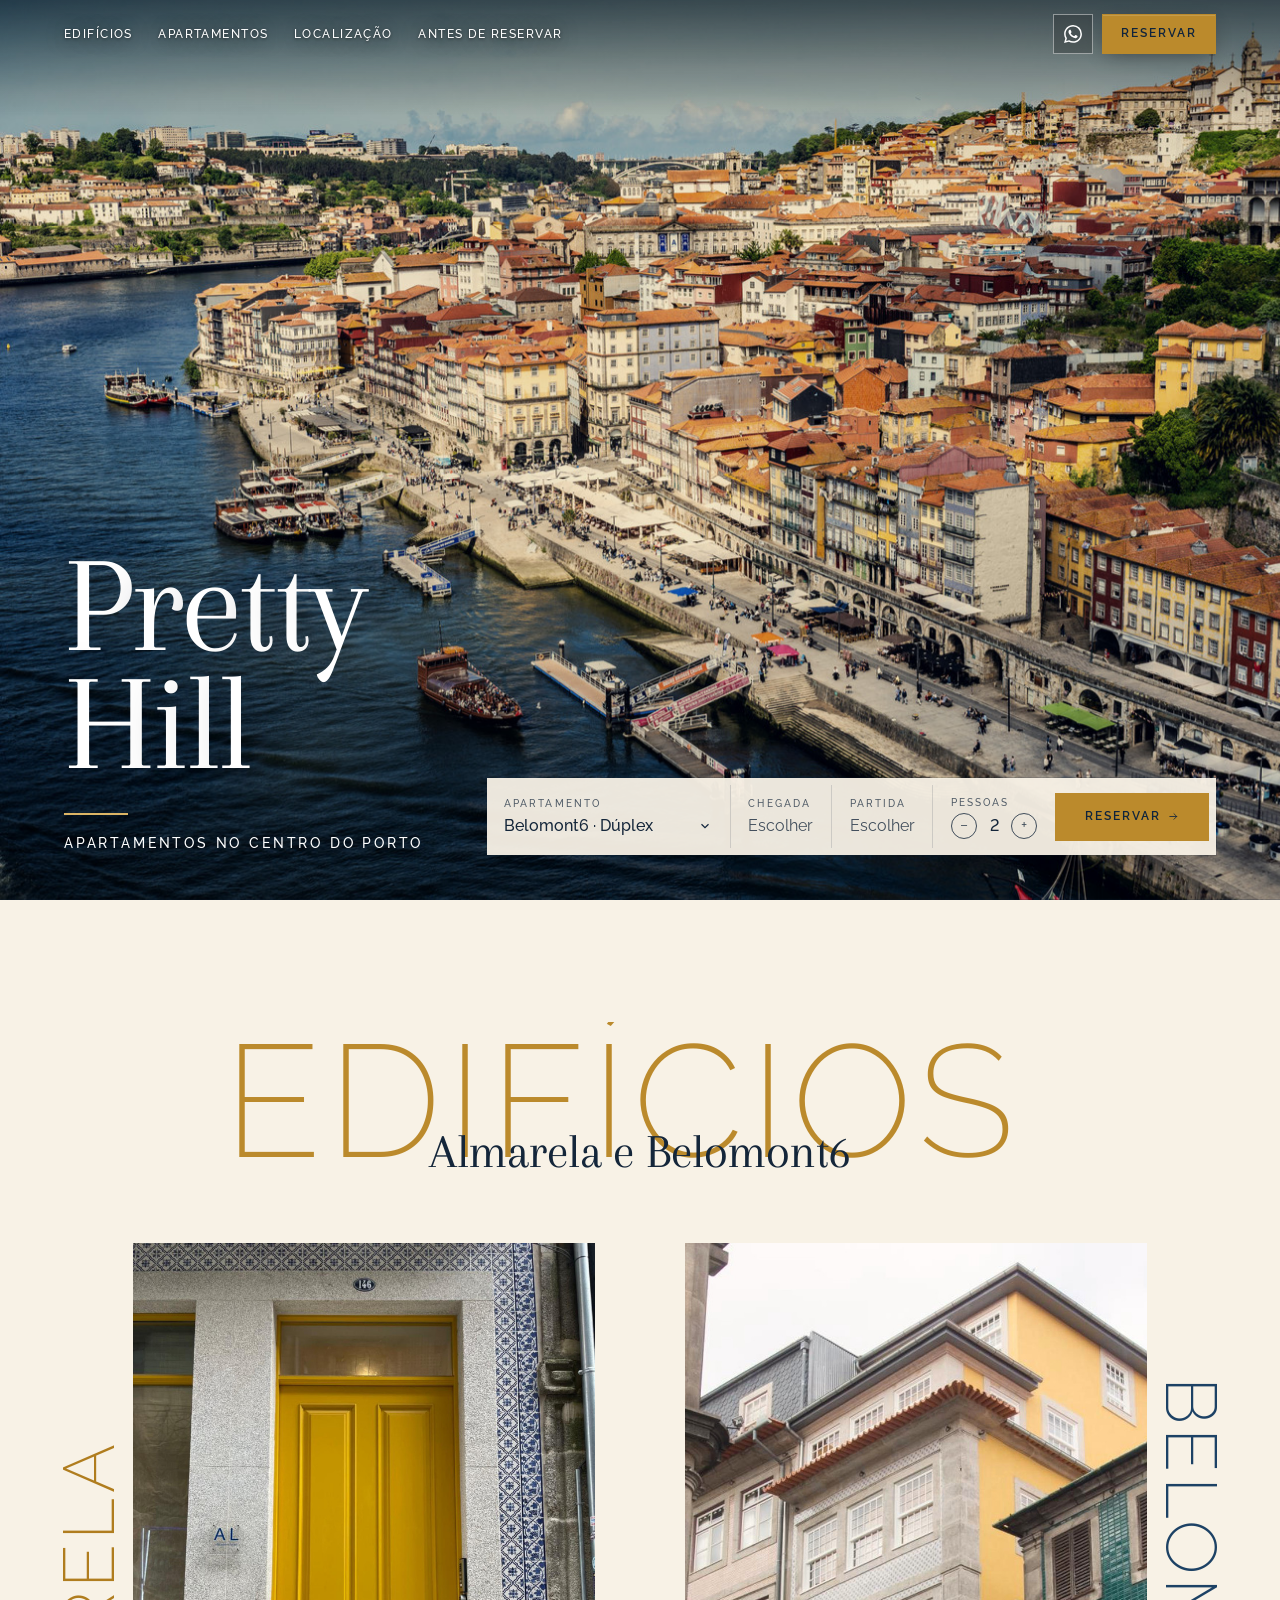
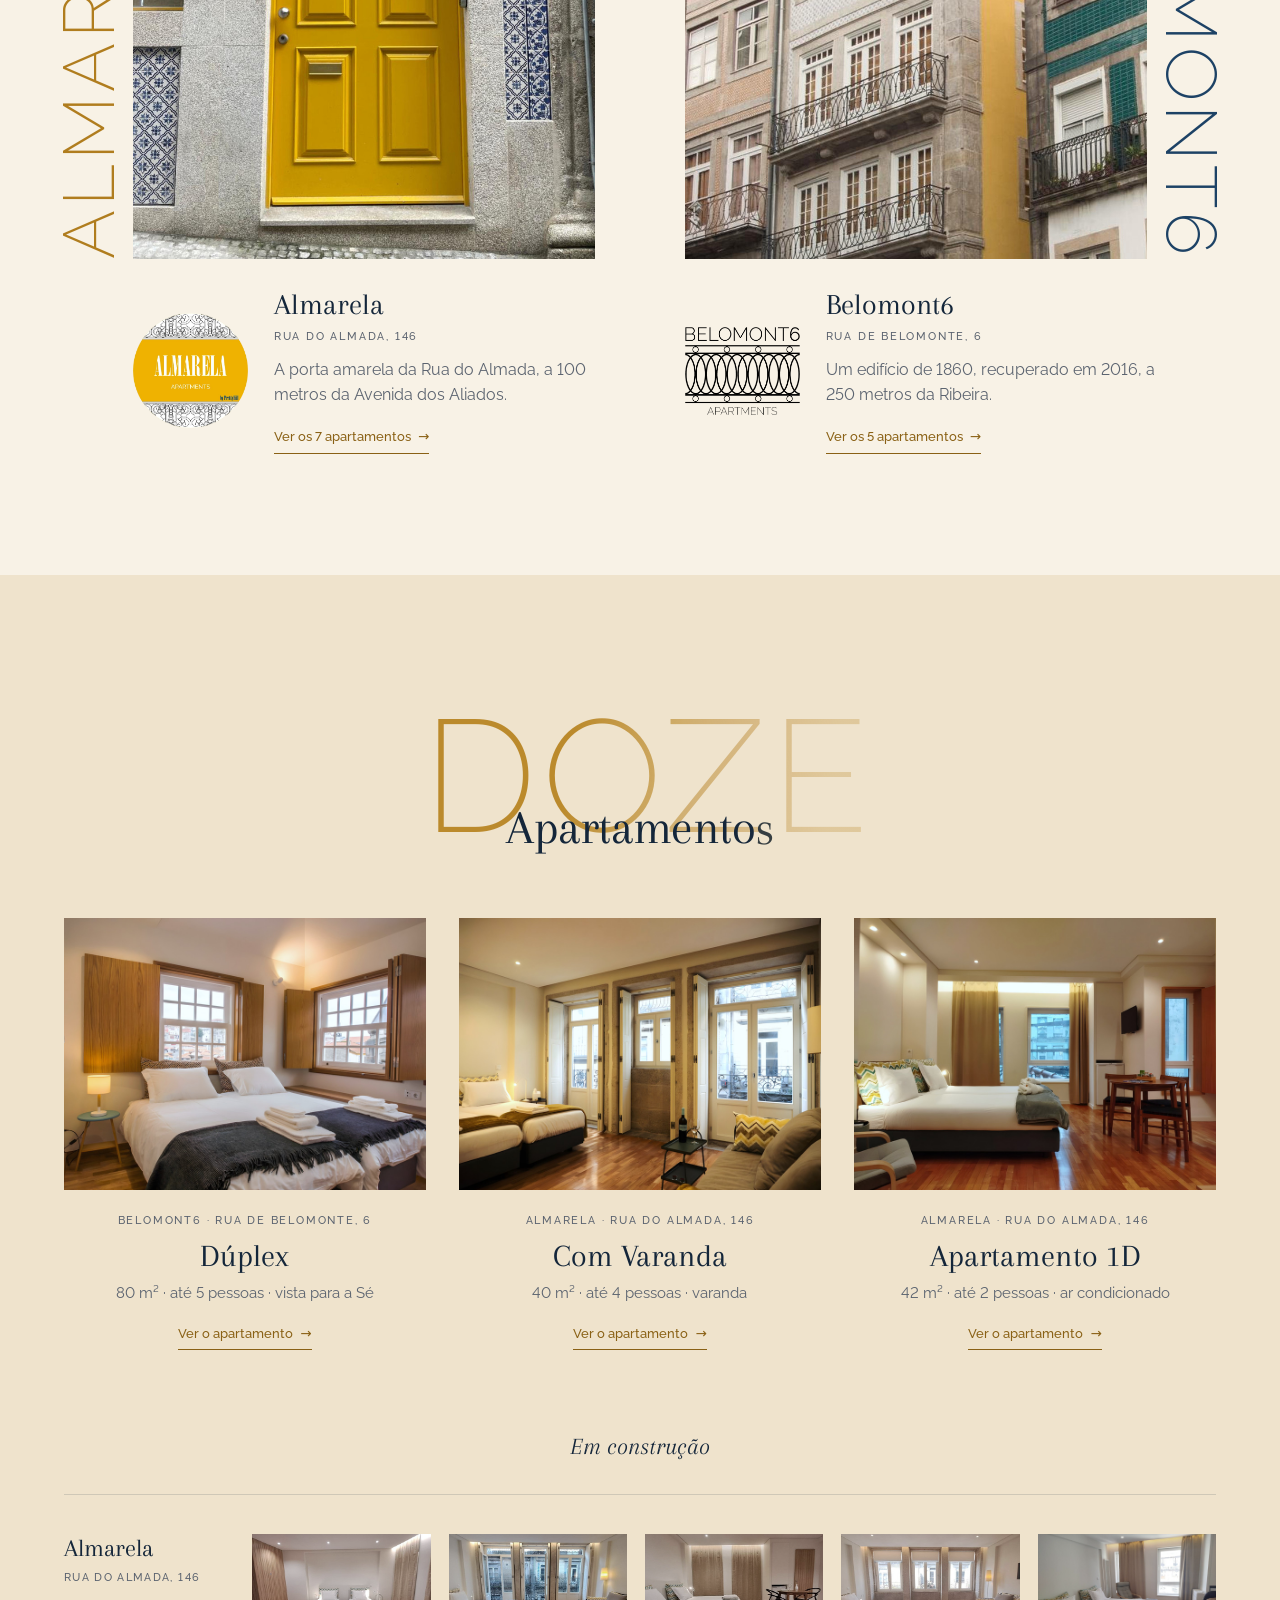
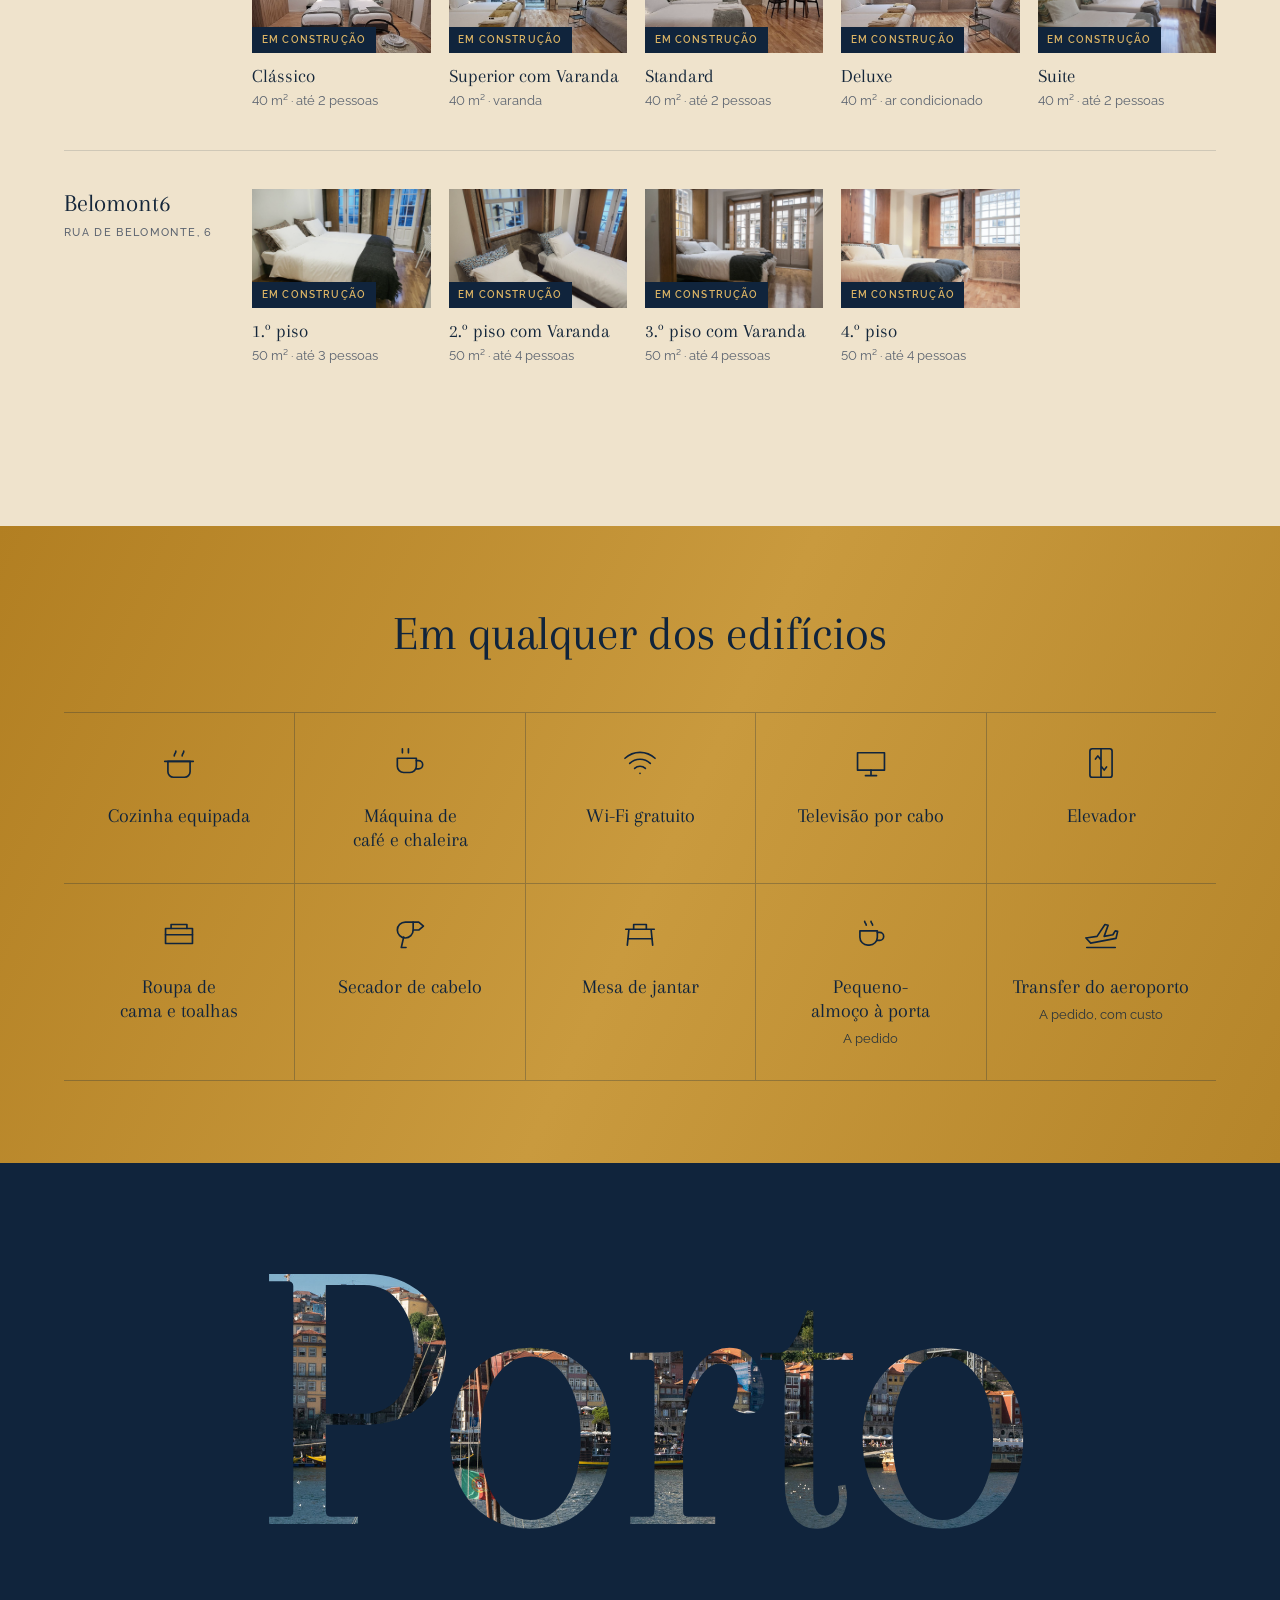
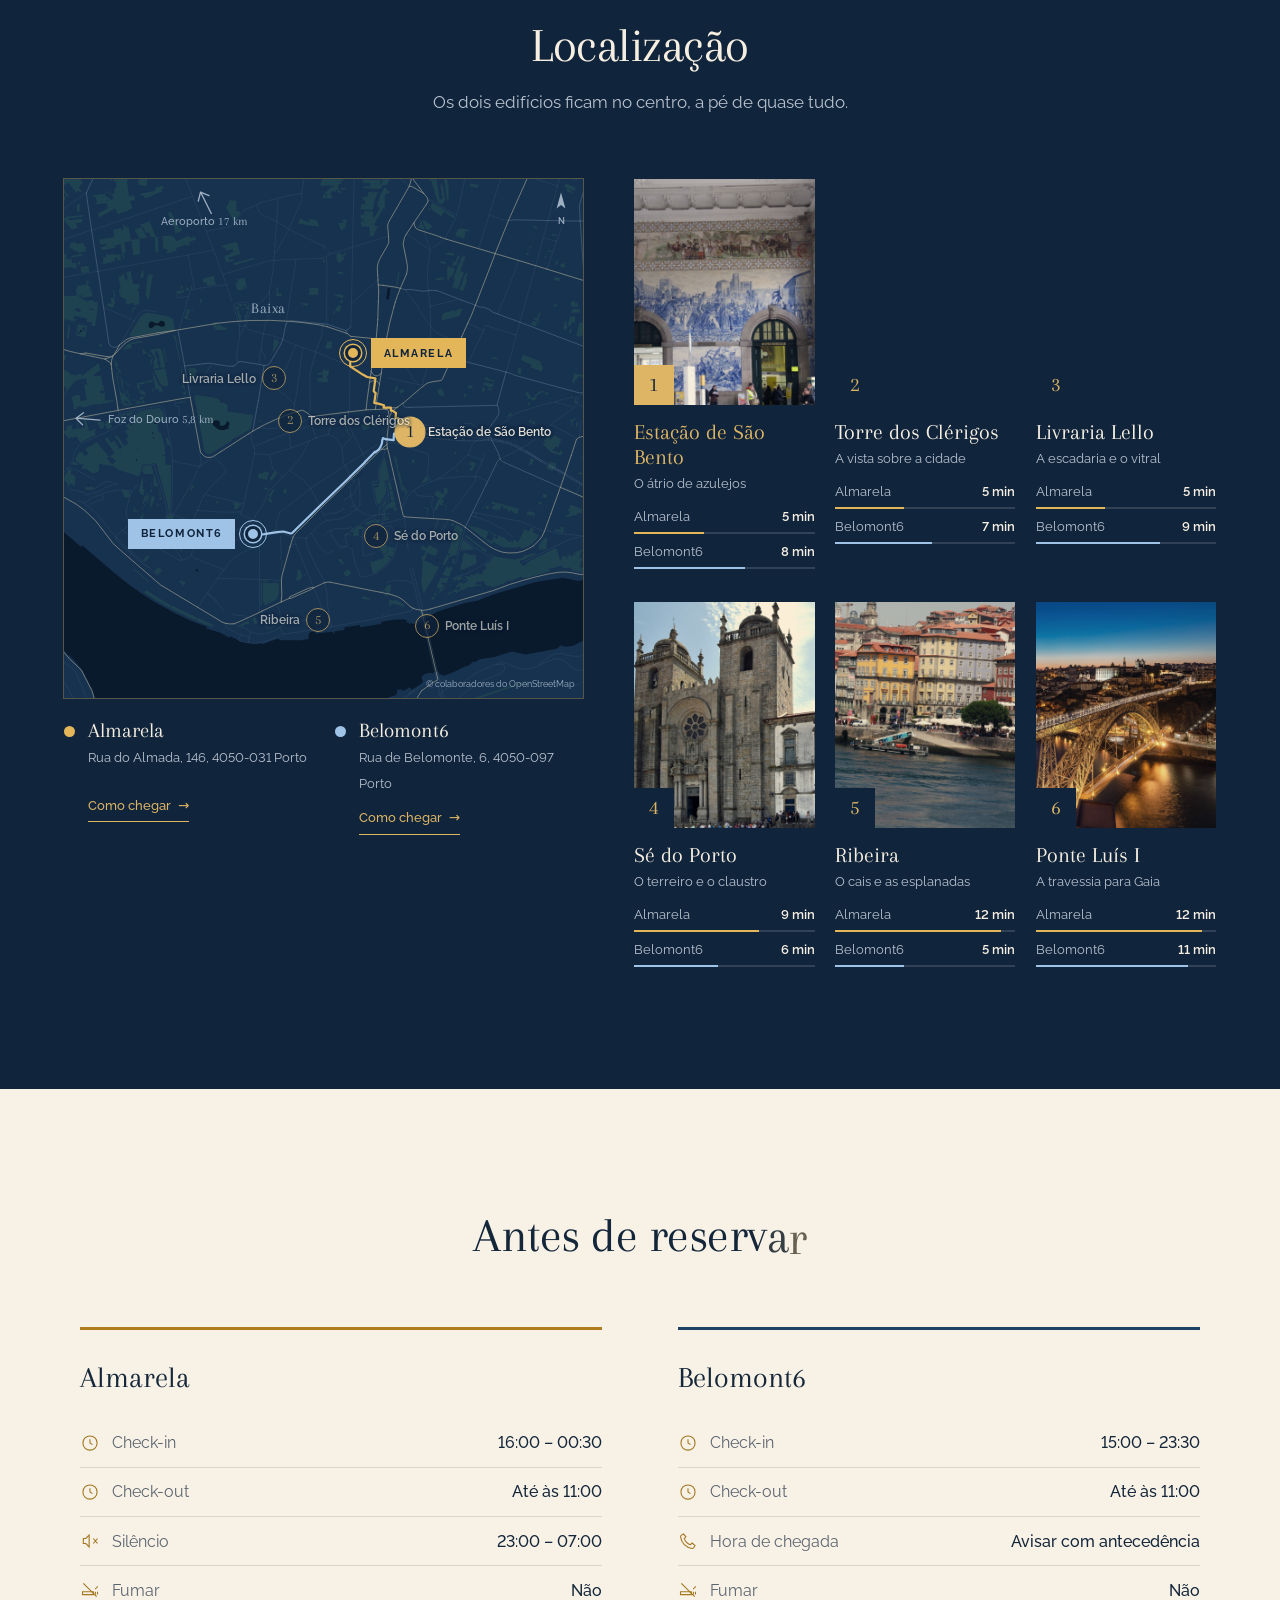
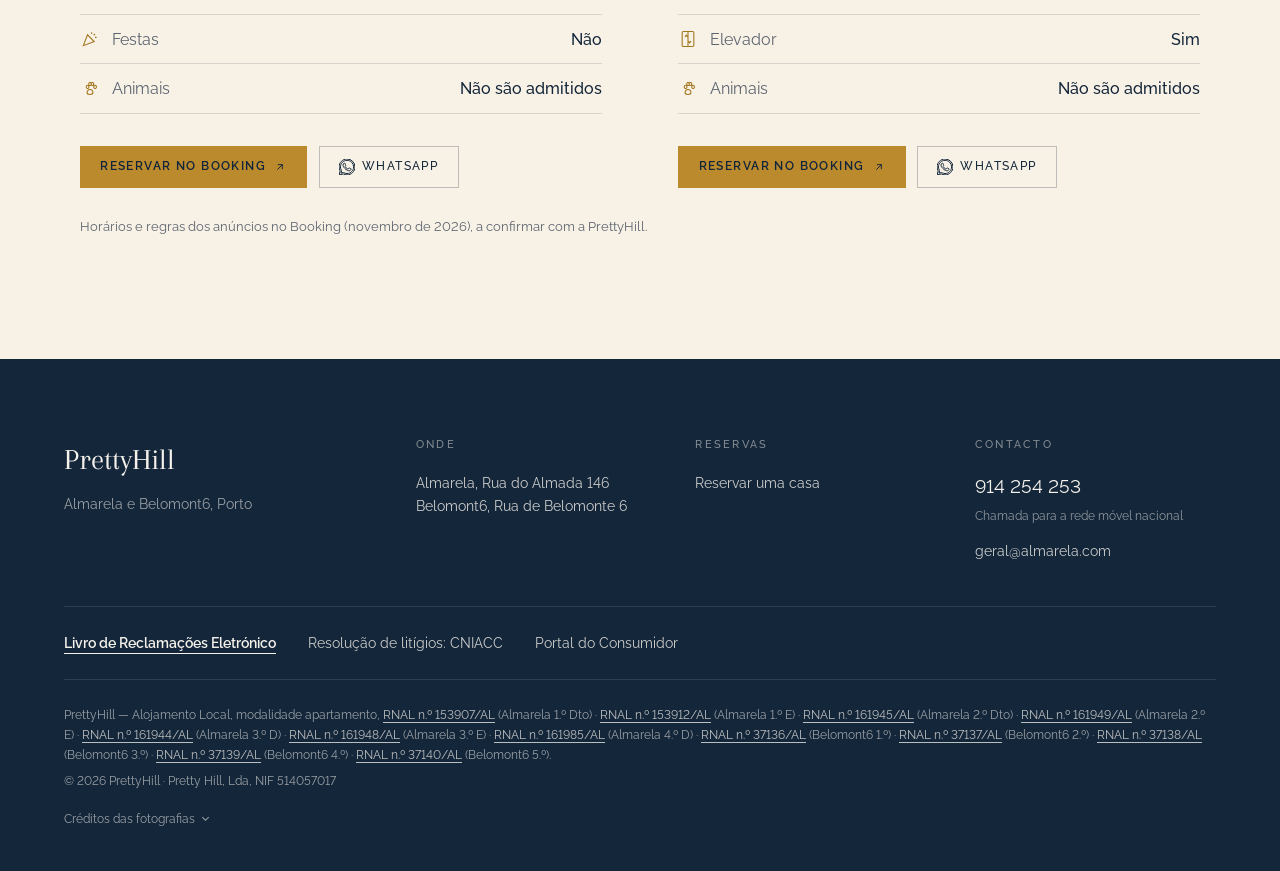
<file: site/index.html>
<!doctype html>
<html lang="pt-PT">
<head>
<meta charset="utf-8">
<meta name="viewport" content="width=device-width, initial-scale=1">
<title>PrettyHill · Apartamentos Almarela e Belomont6, Porto</title>
<meta name="description" content="Doze apartamentos em dois edifícios do centro do Porto: a Almarela, na Rua do Almada, e o Belomont6, na Rua de Belomonte.">
<meta property="og:title" content="PrettyHill · Apartamentos Almarela e Belomont6, Porto">
<meta property="og:description" content="Doze apartamentos em dois edifícios do centro do Porto: a Almarela, na Rua do Almada, e o Belomont6, na Rua de Belomonte.">
<meta property="og:image" content="assets/img/l-hero-1400.jpg">
<meta name="robots" content="noindex">
<meta name="theme-color" content="#f8f2e6">
<link rel="icon" href="data:image/svg+xml,%3Csvg xmlns='http://www.w3.org/2000/svg' viewBox='0 0 32 32'%3E%3Crect width='32' height='32' rx='6' fill='%2314263a'/%3E%3Ctext x='16' y='22' font-family='Georgia' font-size='17' fill='%23f8f2e6' text-anchor='middle'%3EW%3C/text%3E%3C/svg%3E">
<link rel="preconnect" href="https://fonts.googleapis.com">
<link rel="preconnect" href="https://fonts.gstatic.com" crossorigin>
<link href="https://fonts.googleapis.com/css2?family=Arapey:ital@0;1&family=Raleway:wght@200;300;400;500;600&display=swap" rel="stylesheet">
<link rel="stylesheet" href="assets/base.css">
<link rel="stylesheet" href="assets/tema.css">
<link rel="stylesheet" href="assets/agencia.css">
<link rel="stylesheet" href="assets/agencia-roteiro.css">
<link rel="stylesheet" href="assets/agencia-predios.css">
</head>
<body class="w-landing r-landing p-landing p-site r-site">
<a class="saltar" href="#conteudo">Saltar para o conteúdo</a>

<header class="topo topo--centro w-topo" id="topo">
  <nav class="topo__nav" aria-label="Secções">
    <a href="#edificios">Edifícios</a>
    <a href="#casas">Apartamentos</a>
    <a href="#onde">Localização</a>
    <a href="#regras">Antes de reservar</a>
  </nav>
  <a class="topo__marca" href="#inicio" aria-label="PrettyHill, início"><span>PrettyHill</span></a>
  <div class="topo__res"><a class="topo__wpp" href="https://wa.me/351914254253?text=Ol%C3%A1%21%20Gostava%20de%20saber%20a%20disponibilidade%20para%20uma%20das%20vossas%20casas%20no%20Porto." target="_blank" rel="noopener" aria-label="Falar por WhatsApp"><svg class="i-wpp" viewBox="0 0 24 24" aria-hidden="true"><path d="M17.47 14.38c-.3-.15-1.76-.87-2.03-.97-.27-.1-.47-.15-.67.15-.2.3-.77.97-.94 1.16-.17.2-.35.22-.64.08-.3-.15-1.26-.46-2.39-1.48-.88-.79-1.48-1.76-1.65-2.06-.17-.3-.02-.46.13-.61.13-.13.3-.35.45-.52.15-.17.2-.3.3-.5.1-.2.05-.37-.03-.52-.07-.15-.67-1.61-.92-2.2-.24-.58-.49-.5-.67-.51h-.57c-.2 0-.52.07-.79.37-.27.3-1.04 1.02-1.04 2.48s1.07 2.88 1.21 3.07c.15.2 2.1 3.2 5.08 4.49.71.31 1.26.49 1.7.63.71.22 1.36.19 1.87.12.57-.09 1.76-.72 2-1.41.25-.7.25-1.29.18-1.41-.08-.13-.27-.2-.57-.35ZM12.05 21.79h-.01a9.87 9.87 0 0 1-5.03-1.38l-.36-.21-3.74.98 1-3.65-.24-.37a9.86 9.86 0 0 1-1.51-5.26c0-5.45 4.44-9.88 9.89-9.88 2.64 0 5.12 1.03 6.99 2.9a9.82 9.82 0 0 1 2.89 6.99c0 5.45-4.44 9.88-9.88 9.88Zm8.41-18.3A11.82 11.82 0 0 0 12.05 0C5.5 0 .16 5.34.16 11.89c0 2.1.55 4.14 1.59 5.95L.06 24l6.3-1.65a11.88 11.88 0 0 0 5.68 1.45h.01c6.55 0 11.89-5.34 11.89-11.9a11.82 11.82 0 0 0-3.48-8.41Z"/></svg></a><a class="botao botao--topo" href="#reservar">Reservar</a></div>
</header>

<main id="conteudo">

<section class="hero p-hero" id="inicio" style="--foco:0% 88%;--foco-tm:4% 50%">
  <figure class="p-hero__f"><img src="assets/img/l-hero-2000.jpg" srcset="assets/img/l-hero-800.jpg 800w, assets/img/l-hero-1400.jpg 1400w, assets/img/l-hero-2000.jpg 2000w, assets/img/l-hero.jpg 4600w" sizes="max(100vw, calc(100svh * 1.500))" alt="A Ribeira do Porto e o Douro vistos de cima, com os barcos junto ao cais" width="4600" height="3067" decoding="async"></figure>
  <div class="largura p-hero__t">
    <div><h1 class="p-hero__nome" aria-label="PrettyHill"><span><i aria-hidden="true" style="--d:0.25s">P</i><i aria-hidden="true" style="--d:0.31s">r</i><i aria-hidden="true" style="--d:0.37s">e</i><i aria-hidden="true" style="--d:0.43s">t</i><i aria-hidden="true" style="--d:0.49s">t</i><i aria-hidden="true" style="--d:0.55s">y</i></span><span><i aria-hidden="true" style="--d:0.55s">H</i><i aria-hidden="true" style="--d:0.61s">i</i><i aria-hidden="true" style="--d:0.67s">l</i><i aria-hidden="true" style="--d:0.73s">l</i></span></h1>
    <p class="p-hero__linha">Apartamentos no centro do Porto</p></div>
    <form class="rb rb--barra-claro" id="reservar" data-casas="[{&quot;url&quot;: &quot;https://www.booking.com/hotel/pt/belomont6.pt-pt.html#RD200716002&quot;, &quot;max&quot;: 5, &quot;nome&quot;: &quot;Belomont6 · Dúplex&quot;}, {&quot;url&quot;: &quot;https://www.booking.com/hotel/pt/almarela-apartments.pt-pt.html#RD1150850302&quot;, &quot;max&quot;: 4, &quot;nome&quot;: &quot;Almarela · Com Varanda&quot;}, {&quot;url&quot;: &quot;https://www.booking.com/hotel/pt/almarela-apartments.pt-pt.html#RD1150850301&quot;, &quot;max&quot;: 2, &quot;nome&quot;: &quot;Almarela · Apartamento 1D&quot;}, {&quot;url&quot;: &quot;https://www.booking.com/hotel/pt/almarela-apartments.pt-pt.html#RD1150850306&quot;, &quot;max&quot;: 2, &quot;nome&quot;: &quot;Almarela · Clássico&quot;}, {&quot;url&quot;: &quot;https://www.booking.com/hotel/pt/almarela-apartments.pt-pt.html#RD1150850305&quot;, &quot;max&quot;: 2, &quot;nome&quot;: &quot;Almarela · Superior com Varanda&quot;}, {&quot;url&quot;: &quot;https://www.booking.com/hotel/pt/almarela-apartments.pt-pt.html#RD1150850307&quot;, &quot;max&quot;: 2, &quot;nome&quot;: &quot;Almarela · Standard&quot;}, {&quot;url&quot;: &quot;https://www.booking.com/hotel/pt/almarela-apartments.pt-pt.html#RD1150850304&quot;, &quot;max&quot;: 2, &quot;nome&quot;: &quot;Almarela · Deluxe&quot;}, {&quot;url&quot;: &quot;https://www.booking.com/hotel/pt/almarela-apartments.pt-pt.html#RD1150850308&quot;, &quot;max&quot;: 2, &quot;nome&quot;: &quot;Almarela · Suite&quot;}, {&quot;url&quot;: &quot;https://www.booking.com/hotel/pt/belomont6.pt-pt.html#RD200716004&quot;, &quot;max&quot;: 3, &quot;nome&quot;: &quot;Belomont6 · 1.º piso&quot;}, {&quot;url&quot;: &quot;https://www.booking.com/hotel/pt/belomont6.pt-pt.html#RD200716006&quot;, &quot;max&quot;: 4, &quot;nome&quot;: &quot;Belomont6 · 2.º piso com Varanda&quot;}, {&quot;url&quot;: &quot;https://www.booking.com/hotel/pt/belomont6.pt-pt.html#RD200716001&quot;, &quot;max&quot;: 4, &quot;nome&quot;: &quot;Belomont6 · 3.º piso com Varanda&quot;}, {&quot;url&quot;: &quot;https://www.booking.com/hotel/pt/belomont6.pt-pt.html#RD200716005&quot;, &quot;max&quot;: 4, &quot;nome&quot;: &quot;Belomont6 · 4.º piso&quot;}]" data-sel="0">
      <label class="rb__campo rb__casa"><span>Apartamento</span><select aria-label="Apartamento"><option value="0" selected>Belomont6 · Dúplex</option><option value="1">Almarela · Com Varanda</option><option value="2">Almarela · Apartamento 1D</option><option value="3">Almarela · Clássico</option><option value="4">Almarela · Superior com Varanda</option><option value="5">Almarela · Standard</option><option value="6">Almarela · Deluxe</option><option value="7">Almarela · Suite</option><option value="8">Belomont6 · 1.º piso</option><option value="9">Belomont6 · 2.º piso com Varanda</option><option value="10">Belomont6 · 3.º piso com Varanda</option><option value="11">Belomont6 · 4.º piso</option></select></label><button type="button" class="rb__campo" data-campo="in"><span>Chegada</span><b>Escolher</b></button>
      <button type="button" class="rb__campo" data-campo="out"><span>Partida</span><b>Escolher</b></button>
      <div class="rb__campo rb__pessoas"><span>Pessoas</span><div><button type="button" data-passo="-1" aria-label="Menos uma pessoa">−</button><output>2</output><button type="button" data-passo="1" aria-label="Mais uma pessoa">+</button></div></div>
      <a class="botao botao--seta rb__ir" href="https://www.booking.com/hotel/pt/belomont6.pt-pt.html#RD200716002" target="_blank" rel="noopener">Reservar</a>
      <div class="rb__cal" hidden></div>
    </form>
  </div>
</section>

<section class="p-sec p-pred" id="edificios" aria-labelledby="pred-t">
  <div class="largura">
    <header class="p-cab "><span class="p-gig" aria-hidden="true" data-gig>Edifícios</span><h2 class="p-tit" data-letras id="pred-t">Almarela e Belomont6</h2></header>
    <div class="p-pred__g"><article class="p-pr p-pr--a" style="--cor:#b07d1e">
      <div class="p-pr__f"><span class="p-vert" aria-hidden="true">Almarela</span><figure data-abre><img src="assets/img/ed-porta-1400.jpg" srcset="assets/img/ed-porta-800.jpg 800w, assets/img/ed-porta-1400.jpg 1400w, assets/img/ed-porta.jpg 2250w" sizes="(max-width: 760px) 84vw, 38vw" alt="A porta amarela do n.º 146 da Rua do Almada, com azulejos azuis e granito" width="2250" height="3000" loading="lazy" decoding="async"></figure></div>
      <div class="p-pr__t">
        <img class="p-pr__logo p-pr__logo--almarela" src="assets/img/logo-almarela.png" alt="Logótipo Almarela Apartments" width="834" height="834" loading="lazy">
        <div>
          <h3>Almarela</h3>
          <p class="p-rua">Rua do Almada, 146</p>
          <p class="p-pr__x">A porta amarela da Rua do Almada, a 100 metros da Avenida dos Aliados.</p>
          <a class="r-seta" href="#almarela">Ver os 7 apartamentos <span aria-hidden="true">→</span></a>
        </div>
      </div>
    </article><article class="p-pr p-pr--b" style="--cor:#1d4265">
      <div class="p-pr__f"><span class="p-vert" aria-hidden="true">Belomont6</span><figure data-abre><img src="assets/img/ed-fachada-800.jpg" srcset="assets/img/ed-fachada-800.jpg 800w, assets/img/ed-fachada.jpg 1260w" sizes="(max-width: 760px) 84vw, 38vw" alt="" width="1260" height="1680" loading="lazy" decoding="async"></figure></div>
      <div class="p-pr__t">
        <img class="p-pr__logo p-pr__logo--belomont6" src="assets/img/logo-belomont6.png" alt="Logótipo Belomont6 Apartments" width="900" height="689" loading="lazy">
        <div>
          <h3>Belomont6</h3>
          <p class="p-rua">Rua de Belomonte, 6</p>
          <p class="p-pr__x">Um edifício de 1860, recuperado em 2016, a 250 metros da Ribeira.</p>
          <a class="r-seta" href="#belomont6">Ver os 5 apartamentos <span aria-hidden="true">→</span></a>
        </div>
      </div>
    </article></div>
  </div>
</section>

<section class="p-sec p-aps" id="casas" aria-labelledby="casas-t">
  <div class="largura">
    <header class="p-cab "><span class="p-gig" aria-hidden="true" data-gig>Doze</span><h2 class="p-tit" data-letras id="casas-t">Apartamentos</h2></header>
    <ul class="p-carts"><li class="p-cart"><a href="belomont6-duplex/index.html">
      <figure data-abre><img src="assets/img/d-quarto-1400.jpg" srcset="assets/img/d-quarto-800.jpg 800w, assets/img/d-quarto-1400.jpg 1400w, assets/img/d-quarto-2000.jpg 2000w, assets/img/d-quarto.jpg 3000w" sizes="(max-width: 760px) 90vw, 30vw" alt="O quarto com as portadas de madeira e as camas juntas" width="3000" height="2250" loading="lazy" decoding="async"></figure>
      <p class="p-rua">Belomont6 · Rua de Belomonte, 6</p>
      <h3>Dúplex</h3>
      <p class="p-cart__l">80 m² · até 5 pessoas · vista para a Sé</p>
      <span class="r-seta">Ver o apartamento <span aria-hidden="true">→</span></span>
    </a></li><li class="p-cart"><a href="almarela-com-varanda/index.html">
      <figure data-abre><img src="assets/img/v-capa-1400.jpg" srcset="assets/img/v-capa-800.jpg 800w, assets/img/v-capa-1400.jpg 1400w, assets/img/v-capa-2000.jpg 2000w, assets/img/v-capa.jpg 3000w" sizes="(max-width: 760px) 90vw, 30vw" alt="As três portas altas, com a cama e o sofá" width="3000" height="2250" loading="lazy" decoding="async"></figure>
      <p class="p-rua">Almarela · Rua do Almada, 146</p>
      <h3>Com Varanda</h3>
      <p class="p-cart__l">40 m² · até 4 pessoas · varanda</p>
      <span class="r-seta">Ver o apartamento <span aria-hidden="true">→</span></span>
    </a></li><li class="p-cart"><a href="almarela-1d/index.html">
      <figure data-abre><img src="assets/img/a-sala-1400.jpg" srcset="assets/img/a-sala-800.jpg 800w, assets/img/a-sala-1400.jpg 1400w, assets/img/a-sala-2000.jpg 2000w, assets/img/a-sala.jpg 3000w" sizes="(max-width: 760px) 90vw, 30vw" alt="O apartamento 1D, com a cama, a janela e a mesa de jantar" width="3000" height="2250" loading="lazy" decoding="async"></figure>
      <p class="p-rua">Almarela · Rua do Almada, 146</p>
      <h3>Apartamento 1D</h3>
      <p class="p-cart__l">42 m² · até 2 pessoas · ar condicionado</p>
      <span class="r-seta">Ver o apartamento <span aria-hidden="true">→</span></span>
    </a></li></ul>
    <div class="p-mais" id="catalogo"><p class="p-mais__t">Em construção</p><div class="p-grupo" id="almarela"><header><h3>Almarela</h3><p class="p-rua">Rua do Almada, 146</p></header>
      <ul class="p-brs"><li class="p-br"><a href="https://www.booking.com/hotel/pt/almarela-apartments.pt-pt.html#RD1150850306" target="_blank" rel="noopener">
        <figure><img src="assets/img/u-almarela-classico-800.jpg" srcset="assets/img/u-almarela-classico-800.jpg 800w, assets/img/u-almarela-classico.jpg 1280w" sizes="(max-width: 760px) 44vw, 17vw" alt="Fotografia do apartamento Clássico, no Porto" width="1280" height="577" loading="lazy" decoding="async"><span class="p-selo">Em construção</span></figure>
        <h4>Clássico</h4><p>40 m² · até 2 pessoas</p></a></li><li class="p-br"><a href="https://www.booking.com/hotel/pt/almarela-apartments.pt-pt.html#RD1150850305" target="_blank" rel="noopener">
        <figure><img src="assets/img/u-almarela-superior-varanda-800.jpg" srcset="assets/img/u-almarela-superior-varanda-800.jpg 800w, assets/img/u-almarela-superior-varanda.jpg 1280w" sizes="(max-width: 760px) 44vw, 17vw" alt="Fotografia do apartamento Superior com Varanda, no Porto" width="1280" height="577" loading="lazy" decoding="async"><span class="p-selo">Em construção</span></figure>
        <h4>Superior com Varanda</h4><p>40 m² · varanda</p></a></li><li class="p-br"><a href="https://www.booking.com/hotel/pt/almarela-apartments.pt-pt.html#RD1150850307" target="_blank" rel="noopener">
        <figure><img src="assets/img/u-almarela-standard-800.jpg" srcset="assets/img/u-almarela-standard-800.jpg 800w, assets/img/u-almarela-standard.jpg 1280w" sizes="(max-width: 760px) 44vw, 17vw" alt="Fotografia do apartamento Standard, no Porto" width="1280" height="577" loading="lazy" decoding="async"><span class="p-selo">Em construção</span></figure>
        <h4>Standard</h4><p>40 m² · até 2 pessoas</p></a></li><li class="p-br"><a href="https://www.booking.com/hotel/pt/almarela-apartments.pt-pt.html#RD1150850304" target="_blank" rel="noopener">
        <figure><img src="assets/img/u-almarela-deluxe-800.jpg" srcset="assets/img/u-almarela-deluxe-800.jpg 800w, assets/img/u-almarela-deluxe.jpg 1280w" sizes="(max-width: 760px) 44vw, 17vw" alt="Fotografia do apartamento Deluxe, no Porto" width="1280" height="577" loading="lazy" decoding="async"><span class="p-selo">Em construção</span></figure>
        <h4>Deluxe</h4><p>40 m² · ar condicionado</p></a></li><li class="p-br"><a href="https://www.booking.com/hotel/pt/almarela-apartments.pt-pt.html#RD1150850308" target="_blank" rel="noopener">
        <figure><img src="assets/img/u-almarela-suite-800.jpg" srcset="assets/img/u-almarela-suite-800.jpg 800w, assets/img/u-almarela-suite.jpg 1280w" sizes="(max-width: 760px) 44vw, 17vw" alt="Fotografia do apartamento Suite, no Porto" width="1280" height="960" loading="lazy" decoding="async"><span class="p-selo">Em construção</span></figure>
        <h4>Suite</h4><p>40 m² · até 2 pessoas</p></a></li></ul></div><div class="p-grupo" id="belomont6"><header><h3>Belomont6</h3><p class="p-rua">Rua de Belomonte, 6</p></header>
      <ul class="p-brs"><li class="p-br"><a href="https://www.booking.com/hotel/pt/belomont6.pt-pt.html#RD200716004" target="_blank" rel="noopener">
        <figure><img src="assets/img/u-belomont6-1-piso-800.jpg" srcset="assets/img/u-belomont6-1-piso-800.jpg 800w, assets/img/u-belomont6-1-piso.jpg 1280w" sizes="(max-width: 760px) 44vw, 17vw" alt="Fotografia do apartamento 1.º piso, no Porto" width="1280" height="960" loading="lazy" decoding="async"><span class="p-selo">Em construção</span></figure>
        <h4>1.º piso</h4><p>50 m² · até 3 pessoas</p></a></li><li class="p-br"><a href="https://www.booking.com/hotel/pt/belomont6.pt-pt.html#RD200716006" target="_blank" rel="noopener">
        <figure><img src="assets/img/u-belomont6-2-piso-800.jpg" srcset="assets/img/u-belomont6-2-piso-800.jpg 800w, assets/img/u-belomont6-2-piso.jpg 1280w" sizes="(max-width: 760px) 44vw, 17vw" alt="Fotografia do apartamento 2.º piso com Varanda, no Porto" width="1280" height="960" loading="lazy" decoding="async"><span class="p-selo">Em construção</span></figure>
        <h4>2.º piso com Varanda</h4><p>50 m² · até 4 pessoas</p></a></li><li class="p-br"><a href="https://www.booking.com/hotel/pt/belomont6.pt-pt.html#RD200716001" target="_blank" rel="noopener">
        <figure><img src="assets/img/u-belomont6-3-piso-800.jpg" srcset="assets/img/u-belomont6-3-piso-800.jpg 800w, assets/img/u-belomont6-3-piso.jpg 1280w" sizes="(max-width: 760px) 44vw, 17vw" alt="Fotografia do apartamento 3.º piso com Varanda, no Porto" width="1280" height="960" loading="lazy" decoding="async"><span class="p-selo">Em construção</span></figure>
        <h4>3.º piso com Varanda</h4><p>50 m² · até 4 pessoas</p></a></li><li class="p-br"><a href="https://www.booking.com/hotel/pt/belomont6.pt-pt.html#RD200716005" target="_blank" rel="noopener">
        <figure><img src="assets/img/u-belomont6-4-piso-800.jpg" srcset="assets/img/u-belomont6-4-piso-800.jpg 800w, assets/img/u-belomont6-4-piso.jpg 1280w" sizes="(max-width: 760px) 44vw, 17vw" alt="Fotografia do apartamento 4.º piso, no Porto" width="1280" height="960" loading="lazy" decoding="async"><span class="p-selo">Em construção</span></figure>
        <h4>4.º piso</h4><p>50 m² · até 4 pessoas</p></a></li></ul></div></div>
  </div>
</section>

<section class="p-comum" id="comum" aria-labelledby="comum-t">
  <div class="largura"><h2 class="p-tit" data-letras id="comum-t">Em qualquer dos edifícios</h2><ul class="p-incl"><li data-traca style="--i:0"><svg viewBox="0 0 24 24" aria-hidden="true"><path d="M5 11h14v6.5A3.5 3.5 0 0 1 15.5 21h-7A3.5 3.5 0 0 1 5 17.5z"/><path d="M3 11h18M9 7.5c0-1.5 1-1.5 1-3M14 7.5c0-1.5 1-1.5 1-3"/></svg><h3>Cozinha equipada</h3></li><li data-traca style="--i:1"><svg viewBox="0 0 24 24" aria-hidden="true"><path d="M4 9h12v5a4 4 0 0 1-4 4H8a4 4 0 0 1-4-4V9Z"/><path d="M16 10.5h1.4a2.6 2.6 0 0 1 0 5.2H16"/><path d="M7.2 3v2.6M11 3v2.6"/></svg><h3>Máquina de café e chaleira</h3></li><li data-traca style="--i:2"><svg viewBox="0 0 24 24" aria-hidden="true"><path d="M2.5 9a14 14 0 0 1 19 0M5.5 12.2a9.5 9.5 0 0 1 13 0M8.6 15.4a5 5 0 0 1 6.8 0"/><path d="M12 18.6h.01"/></svg><h3>Wi-Fi gratuito</h3></li><li data-traca style="--i:3"><svg viewBox="0 0 24 24" aria-hidden="true"><path d="M3.5 5.5h17v11h-17z"/><path d="M8.5 20h7M12 16.5V20"/></svg><h3>Televisão por cabo</h3></li><li data-traca style="--i:4"><svg viewBox="0 0 24 24" aria-hidden="true"><rect x="5" y="3" width="14" height="18" rx="1.5"/><path d="M12 3v18M8.5 9.5l1.5-2 1.5 2M12.5 14.5l1.5 2 1.5-2"/></svg><h3>Elevador</h3></li><li data-traca style="--i:5"><svg viewBox="0 0 24 24" aria-hidden="true"><path d="M3.5 8.5h17v9.5h-17z"/><path d="M3.5 12.5h17M7 8.5V6h10v2.5"/></svg><h3>Roupa de cama e toalhas</h3></li><li data-traca style="--i:6"><svg viewBox="0 0 24 24" aria-hidden="true"><path d="M14 9.5a5 5 0 1 1-5-5h5z"/><path d="M14 4.5h3.5l3 2.5-3 2.5H14M8 14l-1.5 6.5h3"/></svg><h3>Secador de cabelo</h3></li><li data-traca style="--i:7"><svg viewBox="0 0 24 24" aria-hidden="true"><path d="M3 9h18M5 9l-1 10M19 9l1 10M8 9V6h8v3"/><path d="M4.4 15h15.2"/></svg><h3>Mesa de jantar</h3></li><li data-traca style="--i:8"><svg viewBox="0 0 24 24" aria-hidden="true"><path d="M5 10h11v4a5 5 0 0 1-5 5h-1a5 5 0 0 1-5-5z"/><path d="M16 11h1.5a2.5 2.5 0 0 1 0 5H16M8 4c0 1.2 1 1.2 1 2.4M12 4c0 1.2 1 1.2 1 2.4"/></svg><h3>Pequeno-almoço à porta</h3><p>A pedido</p></li><li data-traca style="--i:9"><svg viewBox="0 0 24 24" aria-hidden="true"><path d="M2.5 14.5l7-1 5-7.5 2 .5-2.5 7 5.5-1 1.5-2.5 1.5.3-1 4.5-16 3z"/><path d="M3 20.5h18"/></svg><h3>Transfer do aeroporto</h3><p>A pedido, com custo</p></li></ul></div>
</section>

<section class="p-sec p-mapa" id="onde" aria-labelledby="mapa-t">
  <div class="p-cidade" aria-hidden="true" data-cidade><span style="background-image:url(assets/img/l-rabelo-1400.jpg)">Porto</span></div>
  <div class="largura">
    <header class="p-cab p-cab--cidade"><h2 class="p-tit" data-letras id="mapa-t">Localização</h2><p class="p-frase">Os dois edifícios ficam no centro, a pé de quase tudo.</p></header>
    <div class="p-mapa__g">
      <div class="p-mapa__e">
        <figure class="r-planta p-planta" style="--ar:1.0000">
          <img class="r-planta__fundo" src="assets/img/mapa-noite.svg" alt="Mapa do centro do Porto com a Almarela, o Belomont6 e os lugares próximos" width="1000" height="1000" loading="lazy" decoding="async">
          <svg class="r-planta__rotas" viewBox="0 0 1000 1000" aria-hidden="true"><path class="p-rota" data-k="sao-bento" style="--cor:#e2b659" d="M551.8,335.5 L551.1,360.8 L575.3,376.6 L583.8,381.4 L599.8,383.9 L596.4,408.8 L600.3,412.4 L597.5,431.2 L605.2,432.6 L616.3,435.7 L615.3,440.4 L629.5,440.1 L629.6,446.3 L632.3,446.0 L639.3,450.4 L638.5,460.3 L643.9,460.8 L643.5,466.5 L647.9,469.8 L646.8,480.9 L666.0,482.9 L665.8,484.6 L666.7,484.7" pathLength="1"/><path class="p-rota" data-k="sao-bento" style="--cor:#9fc3e6" d="M367.0,682.8 L367.4,686.1 L385.7,683.9 L410.0,680.2 L422.6,678.9 L436.8,682.7 L438.9,682.3 L492.6,629.7 L547.3,577.3 L551.4,572.9 L579.4,545.8 L580.2,543.7 L582.4,542.2 L598.9,525.1 L599.9,526.2 L606.9,520.1 L609.8,515.5 L612.2,509.3 L613.1,502.4 L614.4,499.0 L619.2,501.0 L635.0,502.9 L634.9,499.4 L635.6,490.1 L641.0,490.7 L642.1,480.3 L666.0,482.9 L665.8,484.6 L666.7,484.7" pathLength="1"/><path class="p-rota" data-k="clerigos" style="--cor:#e2b659" d="M551.8,335.5 L549.9,441.2 L547.8,441.8 L547.8,443.4 L483.3,451.6 L484.9,459.9 L479.7,460.6 L475.7,460.6 L472.3,458.9 L461.7,450.1 L458.0,448.6 L457.7,450.6 L458.5,452.9 L452.8,454.7 L447.8,454.6 L443.6,456.1 L439.6,459.4 L434.4,461.3" pathLength="1"/><path class="p-rota" data-k="clerigos" style="--cor:#9fc3e6" d="M367.0,682.8 L365.8,675.4 L350.1,677.2 L350.2,675.1 L359.7,674.3 L359.4,672.2 L347.8,673.2 L343.9,671.3 L349.1,668.8 L364.8,656.9 L340.9,647.1 L346.3,626.1 L357.7,575.3 L367.3,526.6 L365.0,526.1 L365.3,524.0 L365.0,522.2 L360.3,505.4 L359.1,495.0 L388.6,479.2 L404.5,475.8 L409.2,471.3 L420.8,465.6 L434.4,461.3" pathLength="1"/><path class="p-rota" data-k="lello" style="--cor:#e2b659" d="M551.8,335.5 L551.1,360.8 L549.5,359.7 L485.0,333.2 L446.8,320.3 L445.5,323.8 L442.5,322.6 L430.1,349.3 L410.4,396.5 L400.5,388.5" pathLength="1"/><path class="p-rota" data-k="lello" style="--cor:#9fc3e6" d="M367.0,682.8 L365.8,675.4 L350.1,677.2 L350.2,675.1 L359.7,674.3 L359.4,672.2 L347.8,673.2 L343.9,671.3 L349.1,668.8 L364.8,656.9 L340.9,647.1 L346.3,626.1 L357.7,575.3 L367.3,526.6 L365.0,526.1 L365.3,524.0 L365.0,522.2 L360.3,505.4 L359.1,495.0 L357.6,495.8 L353.4,488.7 L361.2,483.7 L362.4,482.0 L367.5,453.6 L376.5,397.8 L383.2,398.8 L392.5,395.9 L396.3,391.6 L385.6,382.8 L384.8,381.6 L384.1,378.1 L387.3,377.9 L400.5,388.5" pathLength="1"/><path class="p-rota" data-k="se" style="--cor:#e2b659" d="M551.8,335.5 L551.1,360.8 L575.3,376.6 L583.8,381.4 L599.8,383.9 L596.4,408.8 L600.3,412.4 L597.5,431.2 L605.2,432.6 L616.3,435.7 L615.3,440.4 L629.5,440.1 L629.6,446.3 L632.3,446.0 L639.3,450.4 L634.9,499.4 L635.0,503.7 L635.4,504.8 L636.2,505.3 L636.3,506.6 L634.1,513.2 L632.4,514.5 L631.8,526.3 L620.4,528.9 L620.8,535.9 L632.7,586.2 L632.1,589.1 L642.3,630.9 L629.0,633.6 L625.6,634.6 L621.6,637.3 L619.8,639.6 L618.6,643.7 L619.6,657.5 L620.4,662.9 L604.1,666.8 L597.7,667.9 L597.9,674.5 L601.5,674.3 L601.5,675.0" pathLength="1"/><path class="p-rota" data-k="se" style="--cor:#9fc3e6" d="M367.0,682.8 L367.4,686.1 L385.7,683.9 L410.0,680.2 L422.6,678.9 L436.8,682.7 L435.6,687.4 L441.2,690.1 L448.0,691.4 L466.8,692.1 L470.5,687.6 L476.1,683.1 L479.8,688.3 L489.9,704.7 L494.0,710.1 L503.6,703.2 L498.9,694.3 L500.2,689.5 L506.7,680.9 L509.3,678.7 L514.0,676.9 L516.7,676.5 L523.1,673.2 L537.7,674.3 L544.8,673.7 L551.8,672.0 L556.6,673.7 L571.0,666.7 L576.0,670.2 L581.1,672.1 L586.1,675.1 L597.7,667.9 L597.9,674.5 L601.5,674.3 L601.5,675.0" pathLength="1"/><path class="p-rota" data-k="ribeira" style="--cor:#e2b659" d="M551.8,335.5 L549.9,441.2 L547.8,452.6 L548.6,473.3 L548.7,476.0 L558.1,492.5 L535.5,519.1 L538.3,546.6 L539.0,549.1 L542.7,554.0 L551.4,572.9 L547.3,577.3 L493.8,628.5 L498.7,635.2 L493.6,640.4 L494.9,641.7 L451.9,683.3 L452.1,683.9 L446.1,689.9 L445.3,692.7 L455.5,719.7 L480.8,779.6 L478.3,780.7 L496.8,826.0 L500.3,848.2 L488.9,848.0" pathLength="1"/><path class="p-rota" data-k="ribeira" style="--cor:#9fc3e6" d="M367.0,682.8 L367.4,686.1 L385.7,683.9 L410.0,680.2 L422.6,678.9 L436.8,682.7 L435.6,687.4 L441.2,690.1 L445.6,691.1 L445.3,692.7 L445.7,693.9 L455.5,719.7 L480.8,779.6 L478.3,780.7 L496.8,826.0 L500.3,848.2 L488.9,848.0" pathLength="1"/><path class="p-rota" data-k="ponte" style="--cor:#e2b659" d="M551.8,335.5 L551.1,360.8 L575.3,376.6 L583.8,381.4 L599.8,383.9 L596.4,408.8 L600.3,412.4 L597.5,431.2 L605.2,432.6 L616.3,435.7 L615.3,440.4 L629.5,440.1 L629.6,446.3 L632.3,446.0 L639.3,450.4 L634.9,499.4 L635.0,503.7 L635.4,504.8 L636.2,505.3 L636.3,506.6 L634.1,513.2 L632.4,514.5 L631.8,526.3 L620.4,528.9 L620.8,535.9 L632.7,586.2 L632.1,589.1 L647.7,652.4 L648.9,659.0 L653.0,662.8 L661.9,732.4 L665.0,748.0 L666.5,749.5 L671.5,748.4 L698.6,859.9" pathLength="1"/><path class="p-rota" data-k="ponte" style="--cor:#9fc3e6" d="M367.0,682.8 L367.4,686.1 L385.7,683.9 L410.0,680.2 L422.6,678.9 L436.8,682.7 L435.6,687.4 L441.2,690.1 L448.0,691.4 L466.8,692.1 L470.5,687.6 L479.6,679.7 L489.3,669.3 L496.6,663.1 L500.2,661.9 L506.1,657.6 L528.1,655.9 L537.9,652.7 L546.3,649.3 L563.9,636.2 L585.3,648.3 L588.5,649.2 L591.8,649.2 L608.1,646.5 L623.1,645.2 L645.0,642.0 L648.9,659.0 L653.0,662.8 L661.9,732.4 L665.0,748.0 L666.5,749.5 L671.5,748.4 L698.6,859.9" pathLength="1"/></svg>
          <span class="r-bai" style="left:39.38%;top:24.77%">Baixa</span><span class="r-bai r-bai--rio" style="left:31.0%;top:95.27%">Rio Douro</span><span class="r-sm r-sm--c r-sm--cima" style="left:27.09%;top:4.2%;--ang:-116.6deg"><svg viewBox="-16 -8 32 16" aria-hidden="true"><path d="M-14 0H10M3 -6L10 0L3 6"/></svg><span>Aeroporto <em>17 km</em></span></span><span class="r-sm r-sm--e" style="left:4.2%;top:46.27%;--ang:-175.3deg"><svg viewBox="-16 -8 32 16" aria-hidden="true"><path d="M-14 0H10M3 -6L10 0L3 6"/></svg><span>Foz do Douro <em>5,8 km</em></span></span><span class="r-sm r-sm--c" style="left:54.12%;top:95.8%;--ang:84.9deg"><svg viewBox="-16 -8 32 16" aria-hidden="true"><path d="M-14 0H10M3 -6L10 0L3 6"/></svg><span>Caves de Gaia <em>1,4 km</em></span></span><span class="p-num" data-k="sao-bento" style="left:66.65%;top:48.66%"><i>1</i><b>Estação de São Bento</b></span><span class="p-num" data-k="clerigos" style="left:43.57%;top:46.51%"><i>2</i><b>Torre dos Clérigos</b></span><span class="p-num p-num--e" data-k="lello" style="left:40.39%;top:38.42%"><i>3</i><b>Livraria Lello</b></span><span class="p-num" data-k="se" style="left:60.0%;top:68.7%"><i>4</i><b>Sé do Porto</b></span><span class="p-num p-num--e" data-k="ribeira" style="left:48.88%;top:84.88%"><i>5</i><b>Ribeira</b></span><span class="p-num" data-k="ponte" style="left:69.84%;top:85.99%"><i>6</i><b>Ponte Luís I</b></span><a class="p-pin p-pin--d" href="https://www.google.com/maps/dir/?api=1&destination=41.147515,-8.612086" target="_blank" rel="noopener" style="left:55.67%;top:33.56%;--cor:#e2b659"><i></i><span>Almarela</span></a><a class="p-pin p-pin--e" href="https://www.google.com/maps/dir/?api=1&destination=41.142832,-8.61552" target="_blank" rel="noopener" style="left:36.48%;top:68.32%;--cor:#9fc3e6"><i></i><span>Belomont6</span></a>
          <span class="r-norte" aria-hidden="true"><svg viewBox="-8 -18 16 30"><path d="M0 -16L6 6L0 1L-6 6Z"/></svg>N</span>
          <figcaption>© colaboradores do OpenStreetMap</figcaption>
        </figure>
        <ul class="p-moradas"><li style="--cor:#e2b659"><i></i><div><b>Almarela</b><span>Rua do Almada, 146, 4050-031 Porto</span></div><a class="r-seta" href="https://www.google.com/maps/dir/?api=1&amp;destination=41.147515,-8.612086" target="_blank" rel="noopener">Como chegar <span aria-hidden="true">→</span></a></li><li style="--cor:#9fc3e6"><i></i><div><b>Belomont6</b><span>Rua de Belomonte, 6, 4050-097 Porto</span></div><a class="r-seta" href="https://www.google.com/maps/dir/?api=1&amp;destination=41.142832,-8.61552" target="_blank" rel="noopener">Como chegar <span aria-hidden="true">→</span></a></li></ul>
      </div>
      <ol class="p-lcs"><li class="p-lc" data-k="sao-bento" tabindex="0"><figure data-abre><img src="assets/img/l-sao-bento-800.jpg" srcset="assets/img/l-sao-bento-800.jpg 800w, assets/img/l-sao-bento.jpg 1500w" sizes="(max-width: 760px) 46vw, 18vw" alt="Os azulejos do átrio da Estação de São Bento" width="1500" height="2000" loading="lazy" decoding="async"><figcaption>1</figcaption></figure>
        <h3>Estação de São Bento</h3><p>O átrio de azulejos</p><div class="p-lc__t"><span style="--w:0.385;--cor:#e2b659"><em>Almarela</em><b>5 min</b></span><span style="--w:0.615;--cor:#9fc3e6"><em>Belomont6</em><b>8 min</b></span></div></li><li class="p-lc" data-k="clerigos" tabindex="0"><figure data-abre><img src="assets/img/l-clerigos-800.jpg" srcset="assets/img/l-clerigos-800.jpg 800w, assets/img/l-clerigos.jpg 1500w" sizes="(max-width: 760px) 46vw, 18vw" alt="A Torre dos Clérigos entre as casas da rua" width="1500" height="2000" loading="lazy" decoding="async"><figcaption>2</figcaption></figure>
        <h3>Torre dos Clérigos</h3><p>A vista sobre a cidade</p><div class="p-lc__t"><span style="--w:0.385;--cor:#e2b659"><em>Almarela</em><b>5 min</b></span><span style="--w:0.538;--cor:#9fc3e6"><em>Belomont6</em><b>7 min</b></span></div></li><li class="p-lc" data-k="lello" tabindex="0"><figure data-abre><img src="assets/img/l-lello-800.jpg" srcset="assets/img/l-lello-800.jpg 800w, assets/img/l-lello.jpg 1500w" sizes="(max-width: 760px) 46vw, 18vw" alt="O interior da Livraria Lello, com o vitral do teto" width="1500" height="2000" loading="lazy" decoding="async"><figcaption>3</figcaption></figure>
        <h3>Livraria Lello</h3><p>A escadaria e o vitral</p><div class="p-lc__t"><span style="--w:0.385;--cor:#e2b659"><em>Almarela</em><b>5 min</b></span><span style="--w:0.692;--cor:#9fc3e6"><em>Belomont6</em><b>9 min</b></span></div></li><li class="p-lc" data-k="se" tabindex="0"><figure data-abre><img src="assets/img/l-se-800.jpg" srcset="assets/img/l-se-800.jpg 800w, assets/img/l-se.jpg 1500w" sizes="(max-width: 760px) 46vw, 18vw" alt="A fachada da Sé do Porto" width="1500" height="2000" loading="lazy" decoding="async"><figcaption>4</figcaption></figure>
        <h3>Sé do Porto</h3><p>O terreiro e o claustro</p><div class="p-lc__t"><span style="--w:0.692;--cor:#e2b659"><em>Almarela</em><b>9 min</b></span><span style="--w:0.462;--cor:#9fc3e6"><em>Belomont6</em><b>6 min</b></span></div></li><li class="p-lc" data-k="ribeira" tabindex="0"><figure data-abre><img src="assets/img/l-ribeira-800.jpg" srcset="assets/img/l-ribeira-800.jpg 800w, assets/img/l-ribeira.jpg 1500w" sizes="(max-width: 760px) 46vw, 18vw" alt="As casas da Ribeira, junto ao Douro" width="1500" height="2000" loading="lazy" decoding="async"><figcaption>5</figcaption></figure>
        <h3>Ribeira</h3><p>O cais e as esplanadas</p><div class="p-lc__t"><span style="--w:0.923;--cor:#e2b659"><em>Almarela</em><b>12 min</b></span><span style="--w:0.385;--cor:#9fc3e6"><em>Belomont6</em><b>5 min</b></span></div></li><li class="p-lc" data-k="ponte" tabindex="0"><figure data-abre><img src="assets/img/l-ponte-800.jpg" srcset="assets/img/l-ponte-800.jpg 800w, assets/img/l-ponte.jpg 1500w" sizes="(max-width: 760px) 46vw, 18vw" alt="A Ponte Luís I iluminada ao anoitecer" width="1500" height="2000" loading="lazy" decoding="async"><figcaption>6</figcaption></figure>
        <h3>Ponte Luís I</h3><p>A travessia para Gaia</p><div class="p-lc__t"><span style="--w:0.923;--cor:#e2b659"><em>Almarela</em><b>12 min</b></span><span style="--w:0.846;--cor:#9fc3e6"><em>Belomont6</em><b>11 min</b></span></div></li></ol>
    </div>
  </div>
</section>

<section class="p-sec p-an" id="regras" aria-labelledby="antes-t">
  <div class="largura">
    <header class="p-cab "><h2 class="p-tit" data-letras id="antes-t">Antes de reservar</h2></header>
    <div class="p-an__g"><div class="p-an__c" style="--cor:#b07d1e"><h3>Almarela</h3><dl><div><dt><svg viewBox="0 0 24 24" aria-hidden="true"><circle cx="12" cy="12" r="8.5"/><path d="M12 7.5V12l3 2"/></svg>Check-in</dt><dd>16:00 – 00:30</dd></div><div><dt><svg viewBox="0 0 24 24" aria-hidden="true"><circle cx="12" cy="12" r="8.5"/><path d="M12 7.5V12l3 2"/></svg>Check-out</dt><dd>até às 11:00</dd></div><div><dt><svg viewBox="0 0 24 24" aria-hidden="true"><path d="M4 9h3l4-4v14l-4-4H4z"/><path d="m16 9 5 6M21 9l-5 6"/></svg>Silêncio</dt><dd>23:00 – 07:00</dd></div><div><dt><svg viewBox="0 0 24 24" aria-hidden="true"><path d="M3 14h13v3.5H3zM18.5 14v3.5M21 14v3.5M18.5 11c0-1.6 2.5-1.6 2.5-3.5"/><path d="M4 4l16 16"/></svg>Fumar</dt><dd>não</dd></div><div><dt><svg viewBox="0 0 24 24" aria-hidden="true"><path d="m4 20 5-13 8 8z"/><path d="M14 4v2M18 6l-1.5 1.5M20 10h-2"/></svg>Festas</dt><dd>não</dd></div><div><dt><svg viewBox="0 0 24 24" aria-hidden="true"><path d="M7.5 9.5a1.6 2 0 1 0 0-.1zM16.5 9.5a1.6 2 0 1 0 0-.1zM10.5 6a1.5 1.9 0 1 0 0-.1zM13.5 6a1.5 1.9 0 1 0 0-.1z"/><path d="M8.5 16.5c0-2.2 1.6-4 3.5-4s3.5 1.8 3.5 4c0 1.6-1.5 2-3.5 2s-3.5-.4-3.5-2z"/></svg>Animais</dt><dd>não são admitidos</dd></div></dl>
      <div class="r-bts"><a class="botao r-bt r-bt--cheio" href="https://www.booking.com/hotel/pt/almarela-apartments.pt-pt.html" target="_blank" rel="noopener">Reservar no Booking <svg class="w-fora" viewBox="0 0 24 24" aria-hidden="true"><path d="M8 16 16 8M9 8h7v7"/></svg></a><a class="botao r-bt" href="https://wa.me/351914254253?text=Ol%C3%A1%21%20Gostava%20de%20saber%20a%20disponibilidade%20para%20o%20um%20apartamento%20da%20Almarela." target="_blank" rel="noopener"><svg class="i-wpp" viewBox="0 0 24 24" aria-hidden="true"><path d="M17.47 14.38c-.3-.15-1.76-.87-2.03-.97-.27-.1-.47-.15-.67.15-.2.3-.77.97-.94 1.16-.17.2-.35.22-.64.08-.3-.15-1.26-.46-2.39-1.48-.88-.79-1.48-1.76-1.65-2.06-.17-.3-.02-.46.13-.61.13-.13.3-.35.45-.52.15-.17.2-.3.3-.5.1-.2.05-.37-.03-.52-.07-.15-.67-1.61-.92-2.2-.24-.58-.49-.5-.67-.51h-.57c-.2 0-.52.07-.79.37-.27.3-1.04 1.02-1.04 2.48s1.07 2.88 1.21 3.07c.15.2 2.1 3.2 5.08 4.49.71.31 1.26.49 1.7.63.71.22 1.36.19 1.87.12.57-.09 1.76-.72 2-1.41.25-.7.25-1.29.18-1.41-.08-.13-.27-.2-.57-.35ZM12.05 21.79h-.01a9.87 9.87 0 0 1-5.03-1.38l-.36-.21-3.74.98 1-3.65-.24-.37a9.86 9.86 0 0 1-1.51-5.26c0-5.45 4.44-9.88 9.89-9.88 2.64 0 5.12 1.03 6.99 2.9a9.82 9.82 0 0 1 2.89 6.99c0 5.45-4.44 9.88-9.88 9.88Zm8.41-18.3A11.82 11.82 0 0 0 12.05 0C5.5 0 .16 5.34.16 11.89c0 2.1.55 4.14 1.59 5.95L.06 24l6.3-1.65a11.88 11.88 0 0 0 5.68 1.45h.01c6.55 0 11.89-5.34 11.89-11.9a11.82 11.82 0 0 0-3.48-8.41Z"/></svg>WhatsApp</a></div></div><div class="p-an__c" style="--cor:#1d4265"><h3>Belomont6</h3><dl><div><dt><svg viewBox="0 0 24 24" aria-hidden="true"><circle cx="12" cy="12" r="8.5"/><path d="M12 7.5V12l3 2"/></svg>Check-in</dt><dd>15:00 – 23:30</dd></div><div><dt><svg viewBox="0 0 24 24" aria-hidden="true"><circle cx="12" cy="12" r="8.5"/><path d="M12 7.5V12l3 2"/></svg>Check-out</dt><dd>até às 11:00</dd></div><div><dt><svg viewBox="0 0 24 24" aria-hidden="true"><path d="M6.5 3.5l3 3.5-2 2.2a12 12 0 0 0 7.3 7.3l2.2-2 3.5 3-1.8 2.6c-.4.6-1.1.9-1.8.8C9.5 20 4 14.5 3.1 7.1c-.1-.7.2-1.4.8-1.8z"/></svg>Hora de chegada</dt><dd>avisar com antecedência</dd></div><div><dt><svg viewBox="0 0 24 24" aria-hidden="true"><path d="M3 14h13v3.5H3zM18.5 14v3.5M21 14v3.5M18.5 11c0-1.6 2.5-1.6 2.5-3.5"/><path d="M4 4l16 16"/></svg>Fumar</dt><dd>não</dd></div><div><dt><svg viewBox="0 0 24 24" aria-hidden="true"><rect x="5" y="3" width="14" height="18" rx="1.5"/><path d="M12 3v18M8.5 9.5l1.5-2 1.5 2M12.5 14.5l1.5 2 1.5-2"/></svg>Elevador</dt><dd>sim</dd></div><div><dt><svg viewBox="0 0 24 24" aria-hidden="true"><path d="M7.5 9.5a1.6 2 0 1 0 0-.1zM16.5 9.5a1.6 2 0 1 0 0-.1zM10.5 6a1.5 1.9 0 1 0 0-.1zM13.5 6a1.5 1.9 0 1 0 0-.1z"/><path d="M8.5 16.5c0-2.2 1.6-4 3.5-4s3.5 1.8 3.5 4c0 1.6-1.5 2-3.5 2s-3.5-.4-3.5-2z"/></svg>Animais</dt><dd>não são admitidos</dd></div></dl>
      <div class="r-bts"><a class="botao r-bt r-bt--cheio" href="https://www.booking.com/hotel/pt/belomont6.pt-pt.html" target="_blank" rel="noopener">Reservar no Booking <svg class="w-fora" viewBox="0 0 24 24" aria-hidden="true"><path d="M8 16 16 8M9 8h7v7"/></svg></a><a class="botao r-bt" href="https://wa.me/351912842847?text=Ol%C3%A1%21%20Gostava%20de%20saber%20a%20disponibilidade%20para%20o%20um%20apartamento%20do%20Belomont6." target="_blank" rel="noopener"><svg class="i-wpp" viewBox="0 0 24 24" aria-hidden="true"><path d="M17.47 14.38c-.3-.15-1.76-.87-2.03-.97-.27-.1-.47-.15-.67.15-.2.3-.77.97-.94 1.16-.17.2-.35.22-.64.08-.3-.15-1.26-.46-2.39-1.48-.88-.79-1.48-1.76-1.65-2.06-.17-.3-.02-.46.13-.61.13-.13.3-.35.45-.52.15-.17.2-.3.3-.5.1-.2.05-.37-.03-.52-.07-.15-.67-1.61-.92-2.2-.24-.58-.49-.5-.67-.51h-.57c-.2 0-.52.07-.79.37-.27.3-1.04 1.02-1.04 2.48s1.07 2.88 1.21 3.07c.15.2 2.1 3.2 5.08 4.49.71.31 1.26.49 1.7.63.71.22 1.36.19 1.87.12.57-.09 1.76-.72 2-1.41.25-.7.25-1.29.18-1.41-.08-.13-.27-.2-.57-.35ZM12.05 21.79h-.01a9.87 9.87 0 0 1-5.03-1.38l-.36-.21-3.74.98 1-3.65-.24-.37a9.86 9.86 0 0 1-1.51-5.26c0-5.45 4.44-9.88 9.89-9.88 2.64 0 5.12 1.03 6.99 2.9a9.82 9.82 0 0 1 2.89 6.99c0 5.45-4.44 9.88-9.88 9.88Zm8.41-18.3A11.82 11.82 0 0 0 12.05 0C5.5 0 .16 5.34.16 11.89c0 2.1.55 4.14 1.59 5.95L.06 24l6.3-1.65a11.88 11.88 0 0 0 5.68 1.45h.01c6.55 0 11.89-5.34 11.89-11.9a11.82 11.82 0 0 0-3.48-8.41Z"/></svg>WhatsApp</a></div></div></div>
    <p class="r-nota p-an__nota">Horários e regras dos anúncios no Booking (novembro de 2026), a confirmar com a PrettyHill.</p>
  </div>
</section>

</main>

<footer class="rodape rodape--limpo">
  <div class="largura rodape__linha">
    <div class="rodape__casa">
      <a href="#inicio" class="rodape__marca">PrettyHill</a>
      <p class="rodape__sub">Almarela e Belomont6, Porto</p>
    </div>
    <div class="rodape__onde">
      <h3>Onde</h3>
      <address>Almarela, Rua do Almada 146<br>Belomont6, Rua de Belomonte 6</address>
    </div>
    <div class="rodape__reservas">
      <h3>Reservas</h3>
      <a href="#reservar">Reservar uma casa</a>
    </div>
    <div class="rodape__contacto">
      <h3>Contacto</h3>
      <a class="rodape__tel" href="tel:+351914254253">914 254 253</a><small>Chamada para a rede móvel nacional</small><a href="mailto:geral@almarela.com">geral@almarela.com</a>
    </div>
  </div>
  <div class="largura rodape__barra">
    <ul>
      <li><a class="rodape__livro" href="https://www.livroreclamacoes.pt" target="_blank" rel="noopener">Livro de Reclamações Eletrónico</a></li>
      <li><a href="https://www.cniacc.pt" target="_blank" rel="noopener">Resolução de litígios: CNIACC</a></li>
      <li><a href="https://www.consumidor.gov.pt" target="_blank" rel="noopener">Portal do Consumidor</a></li>
    </ul>
  </div>
  <div class="largura rodape__miudo">
    <p>PrettyHill — Alojamento Local, modalidade apartamento, <a href="https://rnt.turismodeportugal.pt/RNT/RNAL.aspx?nr=153907" target="_blank" rel="noopener">RNAL n.º 153907/AL</a> (Almarela 1.º Dto) · <a href="https://rnt.turismodeportugal.pt/RNT/RNAL.aspx?nr=153912" target="_blank" rel="noopener">RNAL n.º 153912/AL</a> (Almarela 1.º E) · <a href="https://rnt.turismodeportugal.pt/RNT/RNAL.aspx?nr=161945" target="_blank" rel="noopener">RNAL n.º 161945/AL</a> (Almarela 2.º Dto) · <a href="https://rnt.turismodeportugal.pt/RNT/RNAL.aspx?nr=161949" target="_blank" rel="noopener">RNAL n.º 161949/AL</a> (Almarela 2.º E) · <a href="https://rnt.turismodeportugal.pt/RNT/RNAL.aspx?nr=161944" target="_blank" rel="noopener">RNAL n.º 161944/AL</a> (Almarela 3.º D) · <a href="https://rnt.turismodeportugal.pt/RNT/RNAL.aspx?nr=161948" target="_blank" rel="noopener">RNAL n.º 161948/AL</a> (Almarela 3.º E) · <a href="https://rnt.turismodeportugal.pt/RNT/RNAL.aspx?nr=161985" target="_blank" rel="noopener">RNAL n.º 161985/AL</a> (Almarela 4.º D) · <a href="https://rnt.turismodeportugal.pt/RNT/RNAL.aspx?nr=37136" target="_blank" rel="noopener">RNAL n.º 37136/AL</a> (Belomont6 1.º) · <a href="https://rnt.turismodeportugal.pt/RNT/RNAL.aspx?nr=37137" target="_blank" rel="noopener">RNAL n.º 37137/AL</a> (Belomont6 2.º) · <a href="https://rnt.turismodeportugal.pt/RNT/RNAL.aspx?nr=37138" target="_blank" rel="noopener">RNAL n.º 37138/AL</a> (Belomont6 3.º) · <a href="https://rnt.turismodeportugal.pt/RNT/RNAL.aspx?nr=37139" target="_blank" rel="noopener">RNAL n.º 37139/AL</a> (Belomont6 4.º) · <a href="https://rnt.turismodeportugal.pt/RNT/RNAL.aspx?nr=37140" target="_blank" rel="noopener">RNAL n.º 37140/AL</a> (Belomont6 5.º).</p>
    <p>© 2026 PrettyHill · Pretty Hill, Lda, NIF 514057017</p>
    <details class="rodape__creditos">
      <summary>Créditos das fotografias</summary>
      <p>Fotografias da região no Wikimedia Commons: <a href="https://commons.wikimedia.org/wiki/File:An_Aerial_View_of_Porto%27s_Riverside_Promenade_and_River_Douro_(55246743226).jpg" target="_blank" rel="noopener">a Ribeira vista de cima</a> (Michael Gaylard, <a href="https://creativecommons.org/licenses/by/4.0/" target="_blank" rel="noopener license">CC BY 4.0</a>, recortada); <a href="https://commons.wikimedia.org/wiki/File:Porto_(53018931411).jpg" target="_blank" rel="noopener">o rabelo e o Paço Episcopal</a> (Alessio Spinaci, <a href="https://creativecommons.org/licenses/by/2.0/" target="_blank" rel="noopener license">CC BY 2.0</a>, recortada); <a href="https://commons.wikimedia.org/wiki/File:Barco_y_paisaje_(50741645336).jpg" target="_blank" rel="noopener">a Ribeira</a> (Fernando, <a href="https://creativecommons.org/licenses/by-sa/2.0/" target="_blank" rel="noopener license">CC BY-SA 2.0</a>, recortada); <a href="https://commons.wikimedia.org/wiki/File:Azulejos_(Esta%C3%A7%C3%A3o_de_S%C3%A3o_Bento)_(14027333363).jpg" target="_blank" rel="noopener">a Estação de São Bento</a> (jad99 from Graz, Austria, <a href="https://creativecommons.org/licenses/by-sa/2.0/" target="_blank" rel="noopener license">CC BY-SA 2.0</a>, recortada); <a href="https://commons.wikimedia.org/wiki/File:Oporto-_Torre_dos_Cl%C3%A9rigos_(36952711212).jpg" target="_blank" rel="noopener">a Torre dos Clérigos</a> (Jorge Franganillo from Barcelona, Spain, <a href="https://creativecommons.org/licenses/by/2.0/" target="_blank" rel="noopener license">CC BY 2.0</a>, recortada); <a href="https://commons.wikimedia.org/wiki/File:Livraria_Lello_(49369268093).jpg" target="_blank" rel="noopener">a Livraria Lello</a> (Sanshiro KUBOTA from London, UK, <a href="https://creativecommons.org/licenses/by/2.0/" target="_blank" rel="noopener license">CC BY 2.0</a>, recortada); <a href="https://commons.wikimedia.org/wiki/File:S%C3%A9_do_Porto,_2023.jpg" target="_blank" rel="noopener">a Sé do Porto</a> (Thomas Dahlstrøm Nielsen, <a href="https://creativecommons.org/licenses/by-sa/4.0/" target="_blank" rel="noopener license">CC BY-SA 4.0</a>, recortada); <a href="https://commons.wikimedia.org/wiki/File:Ponte_de_D._Lu%C3%ADs_2.jpg" target="_blank" rel="noopener">a Ponte Luís I</a> (T meltzer, <a href="https://creativecommons.org/licenses/by-sa/4.0/" target="_blank" rel="noopener license">CC BY-SA 4.0</a>, recortada).</p>
    </details>
  </div>
</footer>

<nav class="barra" aria-label="Reservar"><a class="barra__wpp" href="https://wa.me/351914254253?text=Ol%C3%A1%21%20Gostava%20de%20saber%20a%20disponibilidade%20para%20uma%20das%20vossas%20casas%20no%20Porto." target="_blank" rel="noopener"><svg class="i-wpp" viewBox="0 0 24 24" aria-hidden="true"><path d="M17.47 14.38c-.3-.15-1.76-.87-2.03-.97-.27-.1-.47-.15-.67.15-.2.3-.77.97-.94 1.16-.17.2-.35.22-.64.08-.3-.15-1.26-.46-2.39-1.48-.88-.79-1.48-1.76-1.65-2.06-.17-.3-.02-.46.13-.61.13-.13.3-.35.45-.52.15-.17.2-.3.3-.5.1-.2.05-.37-.03-.52-.07-.15-.67-1.61-.92-2.2-.24-.58-.49-.5-.67-.51h-.57c-.2 0-.52.07-.79.37-.27.3-1.04 1.02-1.04 2.48s1.07 2.88 1.21 3.07c.15.2 2.1 3.2 5.08 4.49.71.31 1.26.49 1.7.63.71.22 1.36.19 1.87.12.57-.09 1.76-.72 2-1.41.25-.7.25-1.29.18-1.41-.08-.13-.27-.2-.57-.35ZM12.05 21.79h-.01a9.87 9.87 0 0 1-5.03-1.38l-.36-.21-3.74.98 1-3.65-.24-.37a9.86 9.86 0 0 1-1.51-5.26c0-5.45 4.44-9.88 9.89-9.88 2.64 0 5.12 1.03 6.99 2.9a9.82 9.82 0 0 1 2.89 6.99c0 5.45-4.44 9.88-9.88 9.88Zm8.41-18.3A11.82 11.82 0 0 0 12.05 0C5.5 0 .16 5.34.16 11.89c0 2.1.55 4.14 1.59 5.95L.06 24l6.3-1.65a11.88 11.88 0 0 0 5.68 1.45h.01c6.55 0 11.89-5.34 11.89-11.9a11.82 11.82 0 0 0-3.48-8.41Z"/></svg>WhatsApp</a><a class="barra__principal" href="#reservar">Reservar</a></nav>

<div class="visor" id="visor" role="dialog" aria-modal="true" aria-label="Fotografias" hidden>
  <p class="visor__titulo"></p>
  <p class="visor__conta"></p>
  <button type="button" class="visor__fechar" aria-label="Fechar"><svg viewBox="0 0 24 24"><path d="M5 5l14 14M19 5L5 19"/></svg></button>
  <button type="button" class="visor__seta visor__seta--ant" aria-label="Anterior"><svg viewBox="0 0 24 24"><path d="M15 5l-7 7 7 7"/></svg></button>
  <figure class="visor__palco"><img alt=""></figure>
  <button type="button" class="visor__seta visor__seta--seg" aria-label="Seguinte"><svg viewBox="0 0 24 24"><path d="M9 5l7 7-7 7"/></svg></button>
  <ol class="visor__minis" aria-label="Escolher fotografia" data-txt-foto="Fotografia {n}"></ol>
</div>

<script src="assets/series.js"></script>
<script src="assets/motor-parado.js"></script>
<script src="assets/agencia.js"></script>
<script src="assets/agencia-roteiro.js"></script>
<script src="assets/agencia-predios.js"></script>
</body>
</html>
</file>
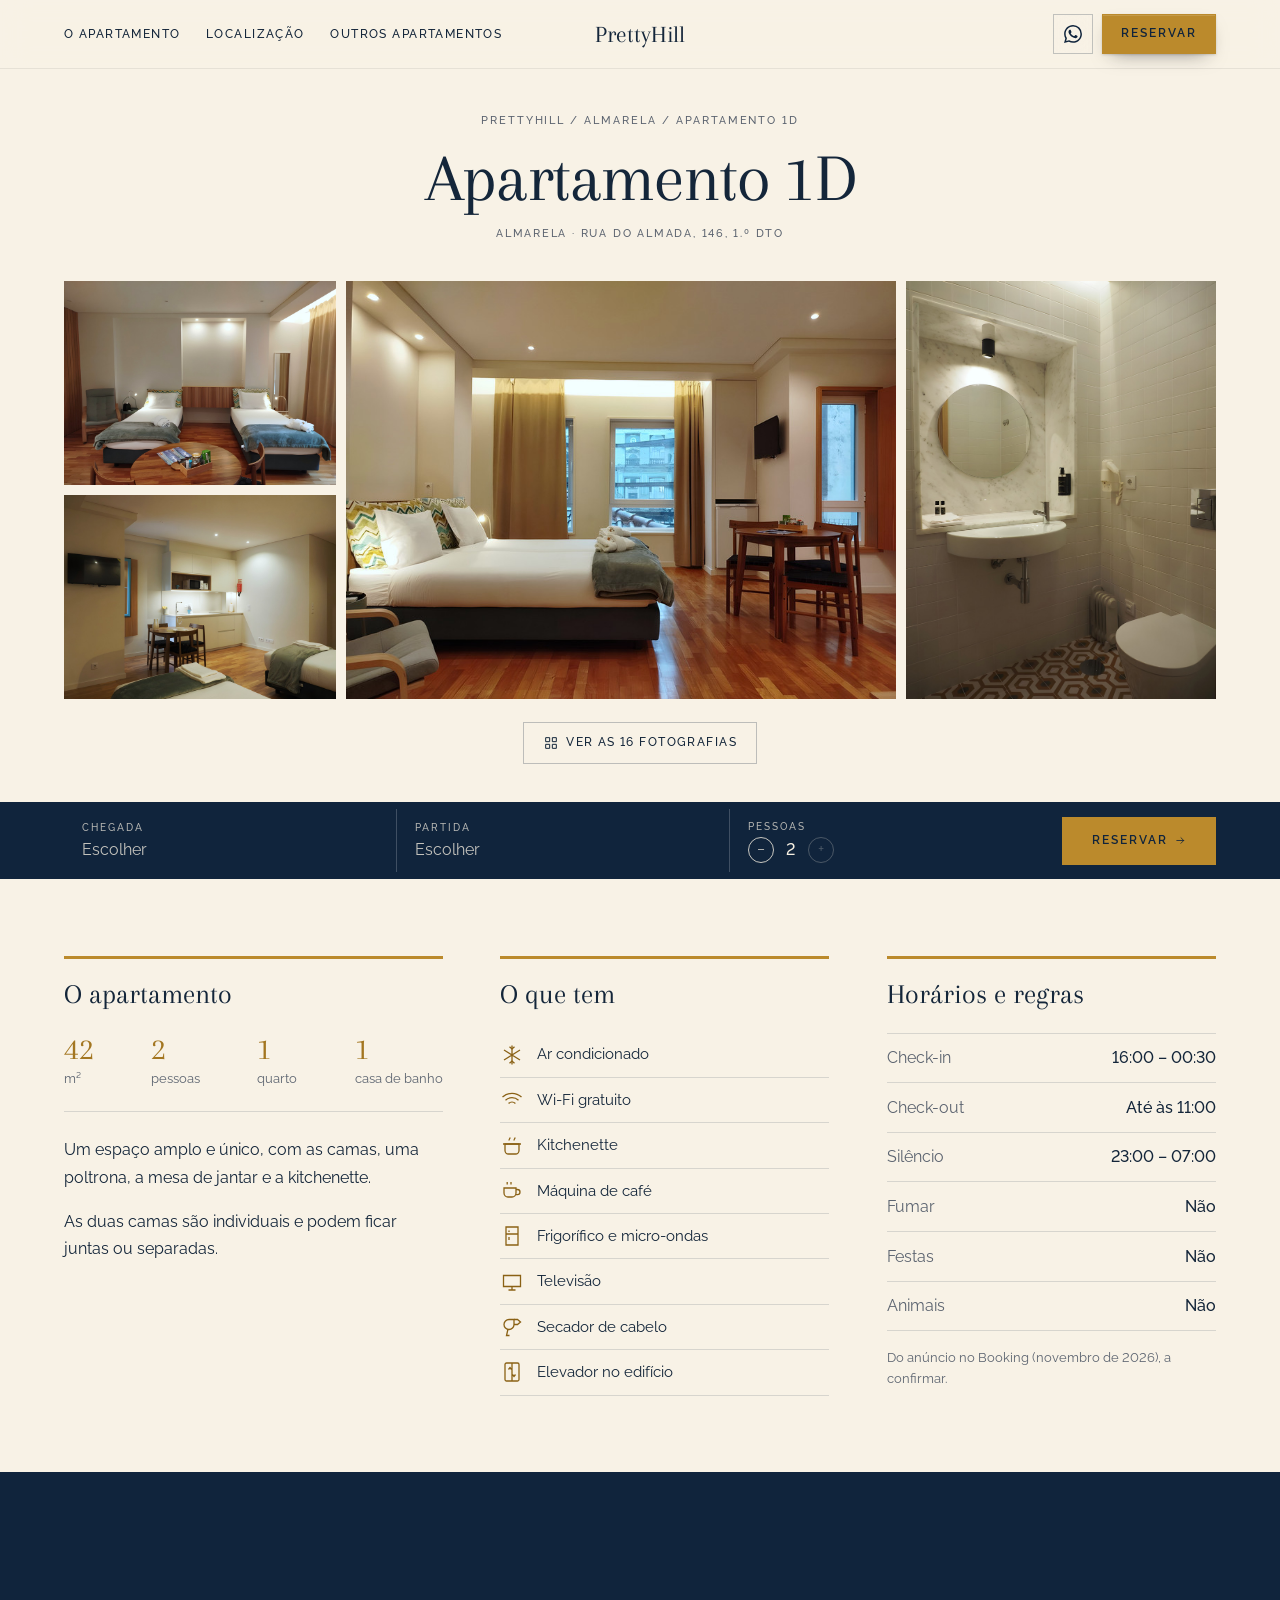
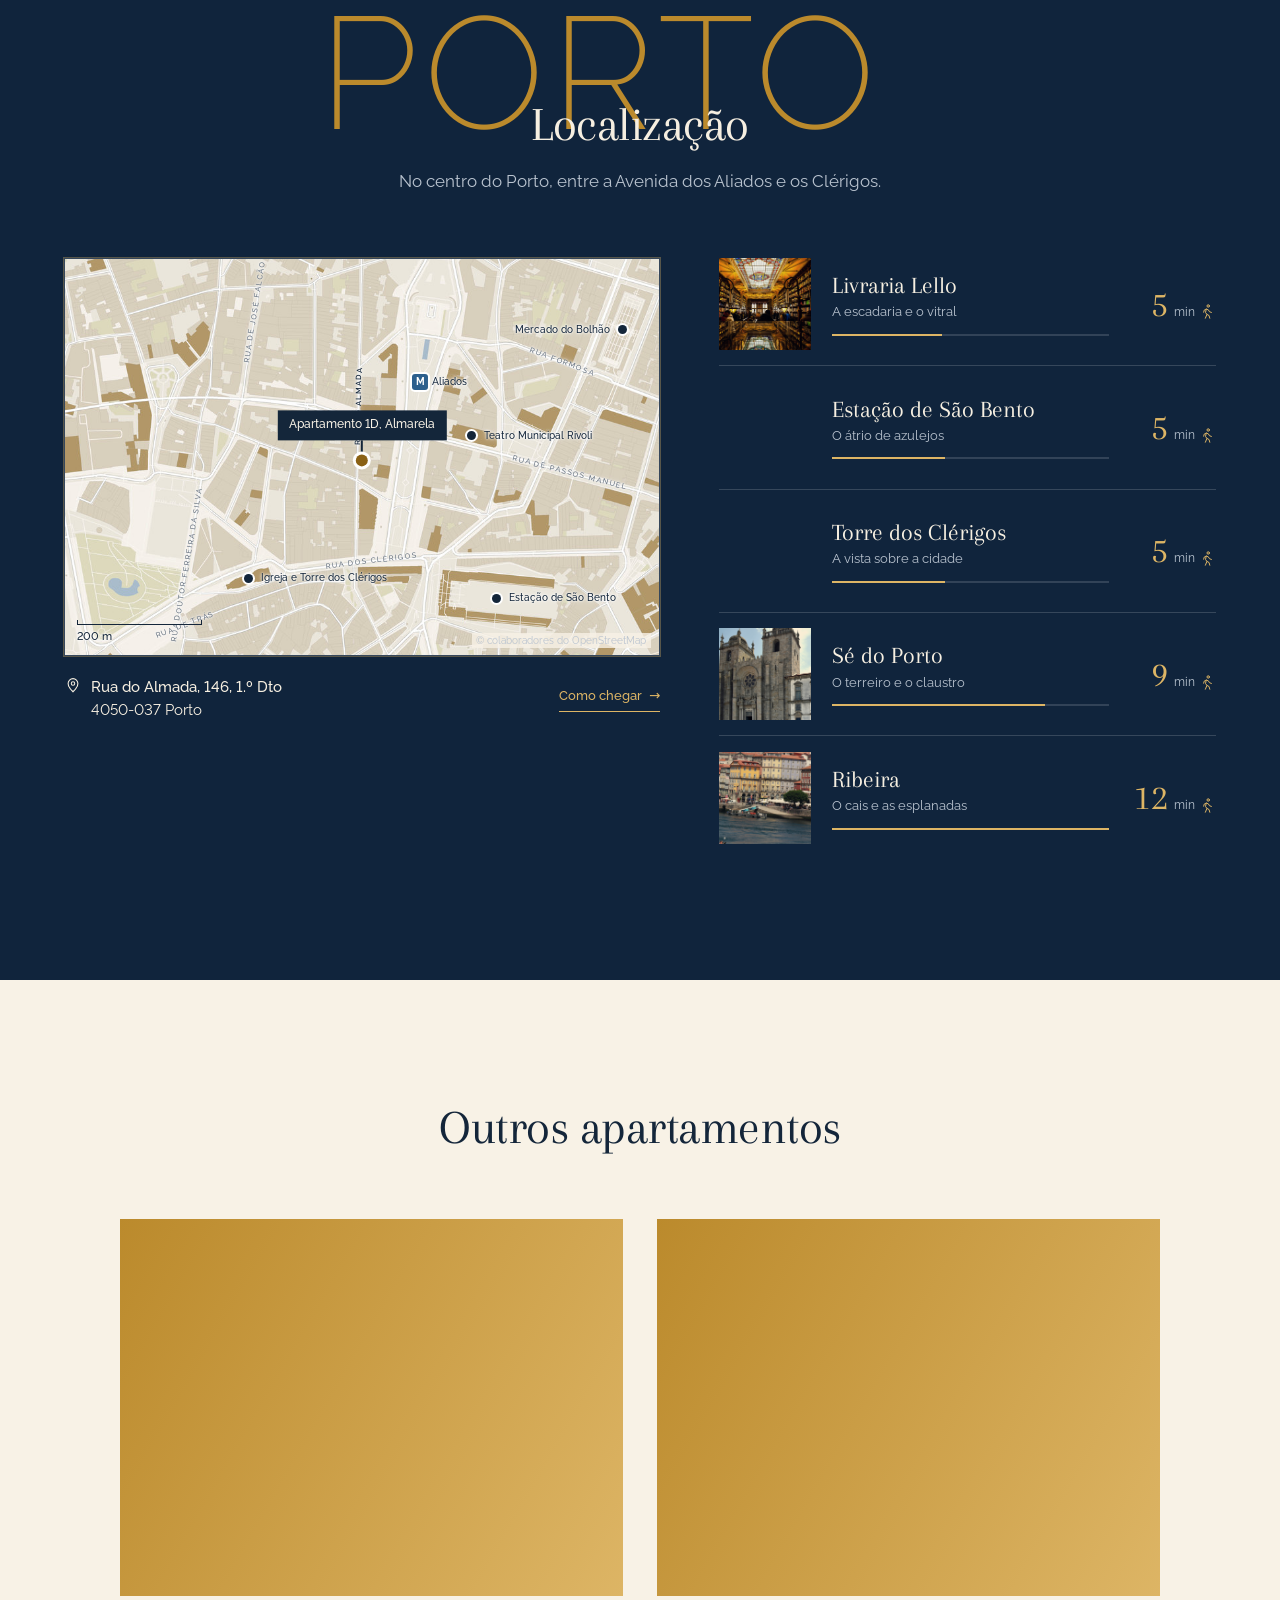
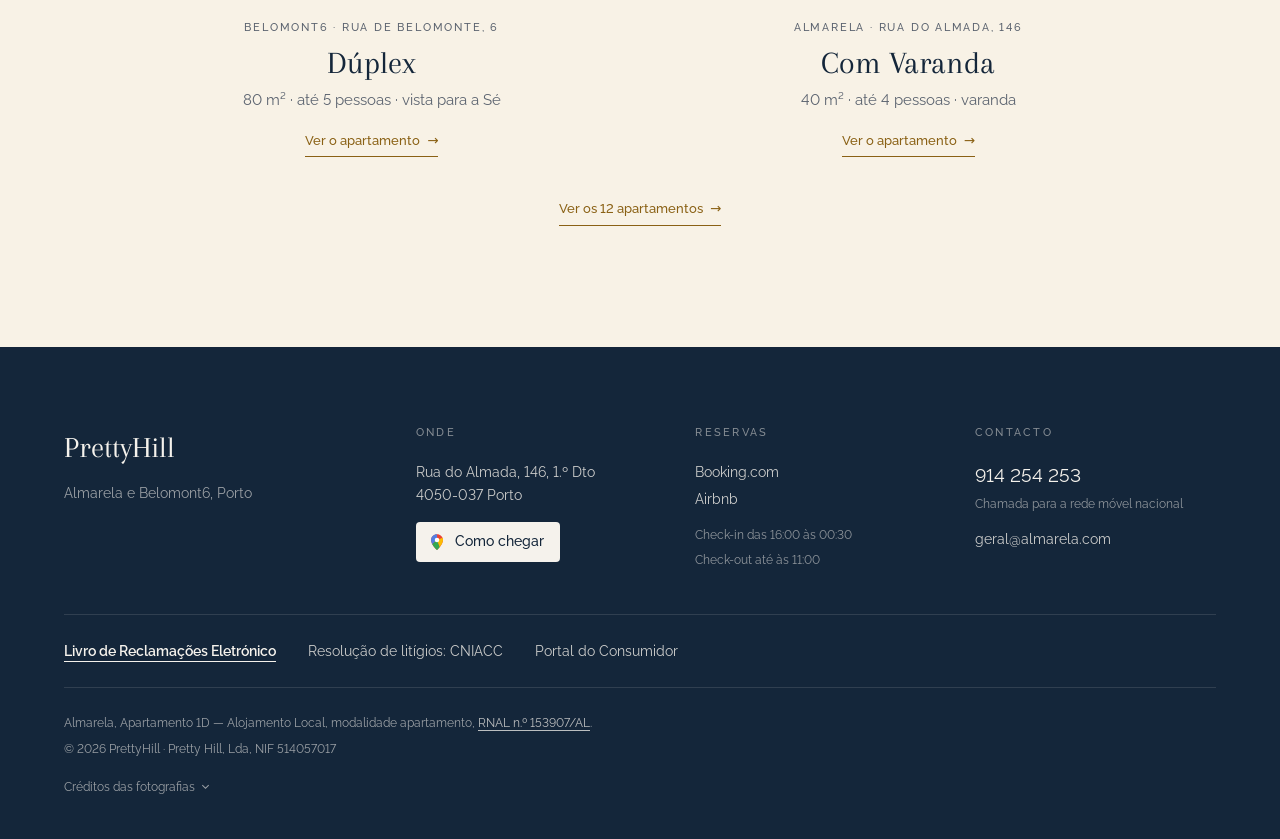
<file: site/almarela-1d/index.html>
<!doctype html>
<html lang="pt-PT">
<head>
<meta charset="utf-8">
<meta name="viewport" content="width=device-width, initial-scale=1">
<title>Apartamento 1D, Almarela · PrettyHill, Porto</title>
<meta name="description" content="Apartamento de 42 m² para 2 pessoas na Rua do Almada, a 100 metros da Avenida dos Aliados, no Porto.">
<meta property="og:title" content="Apartamento 1D, Almarela · PrettyHill, Porto">
<meta property="og:description" content="Apartamento de 42 m² para 2 pessoas na Rua do Almada, a 100 metros da Avenida dos Aliados, no Porto.">
<meta property="og:image" content="../assets/img/a-sala-1400.jpg">
<meta name="robots" content="noindex">
<meta name="theme-color" content="#f8f2e6">
<link rel="icon" href="data:image/svg+xml,%3Csvg xmlns='http://www.w3.org/2000/svg' viewBox='0 0 32 32'%3E%3Crect width='32' height='32' rx='6' fill='%2314263a'/%3E%3Ctext x='16' y='22' font-family='Georgia' font-size='17' fill='%23f8f2e6' text-anchor='middle'%3EW%3C/text%3E%3C/svg%3E">
<link rel="preconnect" href="https://fonts.googleapis.com">
<link rel="preconnect" href="https://fonts.gstatic.com" crossorigin>
<link href="https://fonts.googleapis.com/css2?family=Arapey:ital@0;1&family=Raleway:wght@200;300;400;500;600&display=swap" rel="stylesheet">
<link rel="stylesheet" href="../assets/base.css">
<link rel="stylesheet" href="../assets/tema.css">
<link rel="stylesheet" href="../assets/agencia.css">
<link rel="stylesheet" href="../assets/agencia-roteiro.css">
<link rel="stylesheet" href="../assets/agencia-predios.css">
</head>
<body class="w-base r-base p-base w-hero-claro p-site r-site" style="--destaque:#8a6115;--destaque-2:#6b4b10;--destaque-claro:#cab896;--escuro:#10243c;--escuro-2:#163254">
<a class="saltar" href="#conteudo">Saltar para o conteúdo</a>

<header class="topo topo--centro w-topo" id="topo">
  <nav class="topo__nav" aria-label="Secções">
    <a href="#casa-t">O apartamento</a>
    <a href="#onde">Localização</a>
    <a href="../index.html#casas">Outros apartamentos</a>
  </nav>
  <a class="topo__marca" href="../index.html" aria-label="PrettyHill, início"><span>PrettyHill</span></a>
  <div class="topo__res"><a class="topo__wpp" href="https://wa.me/351914254253?text=Ol%C3%A1%21%20Gostava%20de%20saber%20a%20disponibilidade%20para%20o%20Apartamento%201D%2C%20Almarela." target="_blank" rel="noopener" aria-label="Falar por WhatsApp"><svg class="i-wpp" viewBox="0 0 24 24" aria-hidden="true"><path d="M17.47 14.38c-.3-.15-1.76-.87-2.03-.97-.27-.1-.47-.15-.67.15-.2.3-.77.97-.94 1.16-.17.2-.35.22-.64.08-.3-.15-1.26-.46-2.39-1.48-.88-.79-1.48-1.76-1.65-2.06-.17-.3-.02-.46.13-.61.13-.13.3-.35.45-.52.15-.17.2-.3.3-.5.1-.2.05-.37-.03-.52-.07-.15-.67-1.61-.92-2.2-.24-.58-.49-.5-.67-.51h-.57c-.2 0-.52.07-.79.37-.27.3-1.04 1.02-1.04 2.48s1.07 2.88 1.21 3.07c.15.2 2.1 3.2 5.08 4.49.71.31 1.26.49 1.7.63.71.22 1.36.19 1.87.12.57-.09 1.76-.72 2-1.41.25-.7.25-1.29.18-1.41-.08-.13-.27-.2-.57-.35ZM12.05 21.79h-.01a9.87 9.87 0 0 1-5.03-1.38l-.36-.21-3.74.98 1-3.65-.24-.37a9.86 9.86 0 0 1-1.51-5.26c0-5.45 4.44-9.88 9.89-9.88 2.64 0 5.12 1.03 6.99 2.9a9.82 9.82 0 0 1 2.89 6.99c0 5.45-4.44 9.88-9.88 9.88Zm8.41-18.3A11.82 11.82 0 0 0 12.05 0C5.5 0 .16 5.34.16 11.89c0 2.1.55 4.14 1.59 5.95L.06 24l6.3-1.65a11.88 11.88 0 0 0 5.68 1.45h.01c6.55 0 11.89-5.34 11.89-11.9a11.82 11.82 0 0 0-3.48-8.41Z"/></svg></a><a class="botao botao--topo" href="#reservar">Reservar</a></div>
</header>

<main id="conteudo">

<div class="largura p-bcab">
  <p class="r-mig"><a href="../index.html">PrettyHill</a> <span aria-hidden="true">/</span> <a href="../index.html#almarela">Almarela</a> <span aria-hidden="true">/</span> <span>Apartamento 1D</span></p>
  <h1 class="p-bcab__nome">Apartamento 1D</h1>
  <p class="p-rua">Almarela · Rua do Almada, 146, 1.º Dto</p>
</div>

<div class="largura p-gal">
  <div class="p-gal__col"><div class="p-gal__f " style="--ar:1.3333"><button type="button" class="r-fb" data-visor="a" data-indice="1" aria-label="Ver em grande: As duas camas separadas, com a mesa em primeiro plano"><img src="../assets/img/a-camas-1400.jpg" srcset="../assets/img/a-camas-800.jpg 800w, ../assets/img/a-camas-1400.jpg 1400w, ../assets/img/a-camas-2000.jpg 2000w, ../assets/img/a-camas.jpg 3000w" sizes="(max-width: 760px) 50vw, 22vw" alt="As duas camas separadas, com a mesa em primeiro plano" width="3000" height="2250" decoding="async"></button></div><div class="p-gal__f " style="--ar:1.3333"><button type="button" class="r-fb" data-visor="a" data-indice="8" aria-label="Ver em grande: A kitchenette e a mesa de jantar"><img src="../assets/img/a-coz-1400.jpg" srcset="../assets/img/a-coz-800.jpg 800w, ../assets/img/a-coz-1400.jpg 1400w, ../assets/img/a-coz-2000.jpg 2000w, ../assets/img/a-coz.jpg 3000w" sizes="(max-width: 760px) 50vw, 22vw" alt="A kitchenette e a mesa de jantar" width="3000" height="2250" decoding="async"></button></div></div>
  <div class="p-gal__f p-gal__g" style="--ar:1.3333"><button type="button" class="r-fb" data-visor="a" data-indice="0" aria-label="Ver em grande: O apartamento 1D, com a cama, a janela e a mesa de jantar"><img src="../assets/img/a-sala-1400.jpg" srcset="../assets/img/a-sala-800.jpg 800w, ../assets/img/a-sala-1400.jpg 1400w, ../assets/img/a-sala-2000.jpg 2000w, ../assets/img/a-sala.jpg 3000w" sizes="(max-width: 760px) 100vw, 46vw" alt="O apartamento 1D, com a cama, a janela e a mesa de jantar" width="3000" height="2250" decoding="async"></button></div>
  <div class="p-gal__f p-gal__a" style="--ar:0.7500"><button type="button" class="r-fb" data-visor="a" data-indice="10" aria-label="Ver em grande: O lavatório com espelho redondo e o chão de mosaico"><img src="../assets/img/a-wc-1400.jpg" srcset="../assets/img/a-wc-800.jpg 800w, ../assets/img/a-wc-1400.jpg 1400w, ../assets/img/a-wc.jpg 2250w" sizes="(max-width: 760px) 50vw, 26vw" alt="O lavatório com espelho redondo e o chão de mosaico" width="2250" height="3000" decoding="async"></button></div>
</div>
<p class="p-gal__ver"><button type="button" class="botao r-bt p-ver" data-album="a"><svg viewBox="0 0 24 24" aria-hidden="true"><path d="M4 4h6v6H4zM14 4h6v6h-6zM4 14h6v6H4zM14 14h6v6h-6z"/></svg>Ver as 16 fotografias</button></p>

<div class="p-bbar"><div class="largura"><form class="rb rb--barra-claro" id="reservar" data-casas="[{&quot;url&quot;: &quot;https://www.booking.com/hotel/pt/almarela-apartments.pt-pt.html#RD1150850301&quot;, &quot;max&quot;: 2, &quot;nome&quot;: &quot;Apartamento 1D, Almarela&quot;}]" data-sel="0">
      <button type="button" class="rb__campo" data-campo="in"><span>Chegada</span><b>Escolher</b></button>
      <button type="button" class="rb__campo" data-campo="out"><span>Partida</span><b>Escolher</b></button>
      <div class="rb__campo rb__pessoas"><span>Pessoas</span><div><button type="button" data-passo="-1" aria-label="Menos uma pessoa">−</button><output>2</output><button type="button" data-passo="1" aria-label="Mais uma pessoa">+</button></div></div>
      <a class="botao botao--seta rb__ir" href="https://www.booking.com/hotel/pt/almarela-apartments.pt-pt.html#RD1150850301" target="_blank" rel="noopener">Reservar</a>
      <div class="rb__cal" hidden></div>
    </form></div></div>

<section class="largura p-ess" aria-label="O essencial">
  <div class="p-ess__c" id="casa-t"><h2>O apartamento</h2><ul class="p-nums"><li><b>42</b><span>m²</span></li><li><b>2</b><span>pessoas</span></li><li><b>1</b><span>quarto</span></li><li><b>1</b><span>casa de banho</span></li></ul><div class="r-texto"><p>Um espaço amplo e único, com as camas, uma poltrona, a mesa de jantar e a kitchenette.</p><p>As duas camas são individuais e podem ficar juntas ou separadas.</p></div></div>
  <div class="p-ess__c"><h2>O que tem</h2><ul class="r-comod p-comod"><li><svg viewBox="0 0 24 24" aria-hidden="true"><path d="M12 2.5v19M4 7l16 10M20 7L4 17"/><path d="M9.5 3.8L12 6l2.5-2.2M9.5 20.2L12 18l2.5 2.2"/></svg><span>Ar condicionado</span></li><li><svg viewBox="0 0 24 24" aria-hidden="true"><path d="M2.5 9a14 14 0 0 1 19 0M5.5 12.2a9.5 9.5 0 0 1 13 0M8.6 15.4a5 5 0 0 1 6.8 0"/><path d="M12 18.6h.01"/></svg><span>Wi-Fi gratuito</span></li><li><svg viewBox="0 0 24 24" aria-hidden="true"><path d="M5 11h14v6.5A3.5 3.5 0 0 1 15.5 21h-7A3.5 3.5 0 0 1 5 17.5z"/><path d="M3 11h18M9 7.5c0-1.5 1-1.5 1-3M14 7.5c0-1.5 1-1.5 1-3"/></svg><span>Kitchenette</span></li><li><svg viewBox="0 0 24 24" aria-hidden="true"><path d="M4 9h12v5a4 4 0 0 1-4 4H8a4 4 0 0 1-4-4V9Z"/><path d="M16 10.5h1.4a2.6 2.6 0 0 1 0 5.2H16"/><path d="M7.2 3v2.6M11 3v2.6"/></svg><span>Máquina de café</span></li><li><svg viewBox="0 0 24 24" aria-hidden="true"><path d="M6 3h12v18H6zM6 10h12M9 6.5v1.5M9 13v3"/></svg><span>Frigorífico e micro-ondas</span></li><li><svg viewBox="0 0 24 24" aria-hidden="true"><path d="M3.5 5.5h17v11h-17z"/><path d="M8.5 20h7M12 16.5V20"/></svg><span>Televisão</span></li><li><svg viewBox="0 0 24 24" aria-hidden="true"><path d="M14 9.5a5 5 0 1 1-5-5h5z"/><path d="M14 4.5h3.5l3 2.5-3 2.5H14M8 14l-1.5 6.5h3"/></svg><span>Secador de cabelo</span></li><li><svg viewBox="0 0 24 24" aria-hidden="true"><rect x="5" y="3" width="14" height="18" rx="1.5"/><path d="M12 3v18M8.5 9.5l1.5-2 1.5 2M12.5 14.5l1.5 2 1.5-2"/></svg><span>Elevador no edifício</span></li></ul></div>
  <div class="p-ess__c" id="regras"><h2>Horários e regras</h2><dl class="r-hor"><div><dt>Check-in</dt><dd>16:00 – 00:30</dd></div><div><dt>Check-out</dt><dd>Até às 11:00</dd></div><div><dt>Silêncio</dt><dd>23:00 – 07:00</dd></div><div><dt>Fumar</dt><dd>Não</dd></div><div><dt>Festas</dt><dd>Não</dd></div><div><dt>Animais</dt><dd>Não</dd></div></dl><p class="r-nota">Do anúncio no Booking (novembro de 2026), a confirmar.</p></div>
</section>

<section class="p-sec p-onde" id="onde" aria-labelledby="onde-t">
  <div class="largura">
    <header class="p-cab "><span class="p-gig" aria-hidden="true" data-gig>Porto</span><h2 class="p-tit" data-letras id="onde-t">Localização</h2><p class="p-frase">No centro do Porto, entre a Avenida dos Aliados e os Clérigos.</p></header>
    <div class="p-onde__g">
      <div class="p-onde__m"><figure class="w-mapa r-mapa" style="--ar:1.5000">
        <img src="../assets/img/mapa-a.jpg" srcset="../assets/img/mapa-a-800.jpg 900w, ../assets/img/mapa-a.jpg 1800w" sizes="(max-width: 900px) 100vw, 58vw" alt="Mapa com a localização de Apartamento 1D, Almarela, em Rua do Almada, 146, 1.º Dto" width="1800" height="1200" loading="lazy">
        <span class="w-rua w-rua--casa" style="left:49.42%;top:37.22%;--a:-89.0deg">Rua do Almada</span><span class="w-rua" style="left:83.58%;top:26.08%;--a:20.7deg">Rua Formosa</span><span class="w-rua" style="left:51.62%;top:76.28%;--a:-7.2deg">Rua dos Clérigos</span><span class="w-rua" style="left:85.03%;top:54.14%;--a:14.5deg">Rua de Passos Manuel</span><span class="w-rua" style="left:20.52%;top:77.3%;--a:-80.1deg">Rua Doutor Ferreira da Silva</span><span class="w-rua" style="left:32.05%;top:13.33%;--a:-80.9deg">Rua de José Falcão</span><span class="w-rua" style="left:20.21%;top:92.42%;--a:-21.6deg">Rua de Trás</span>
        <span class="w-ref w-ref--metro w-ref--d w-ref--menor" style="left:59.81%;top:31.06%"><i>M</i><b>Aliados</b></span><span class="w-ref w-ref--lugar w-ref--d" style="left:30.9%;top:80.66%"><i></i><b>Igreja e Torre dos Clérigos</b></span><span class="w-ref w-ref--lugar w-ref--d w-ref--menor" style="left:72.62%;top:85.77%"><i></i><b>Estação de São Bento</b></span><span class="w-ref w-ref--lugar w-ref--e" style="left:93.79%;top:17.92%"><i></i><b>Mercado do Bolhão</b></span><span class="w-ref w-ref--lugar w-ref--d w-ref--menor" style="left:68.42%;top:44.64%"><i></i><b>Teatro Municipal Rivoli</b></span>
        <span class="w-pino" style="left:50.00%;top:50.00%"><b>Apartamento 1D, Almarela</b><i></i></span>
        <span class="w-escala" style="--pc:21.05%"><i></i>200 m</span>
        <figcaption>© colaboradores do OpenStreetMap</figcaption>
      </figure>
        <div class="p-onde__mor"><p class="r-morada"><svg viewBox="0 0 24 24" aria-hidden="true"><path d="M12 21s-6.5-6.1-6.5-11A6.5 6.5 0 0 1 18.5 10c0 4.9-6.5 11-6.5 11z"/><circle cx="12" cy="10" r="2.3"/></svg><span><b>Rua do Almada, 146, 1.º Dto</b>4050-037 Porto</span></p><a class="r-seta" href="https://www.google.com/maps/dir/?api=1&amp;destination=41.147515,-8.612086" target="_blank" rel="noopener">Como chegar <span aria-hidden="true">→</span></a></div></div>
      <ol class="p-lugs"><li class="p-lug" data-sobe style="--i:0"><figure><img src="../assets/img/l-lello-800.jpg" srcset="../assets/img/l-lello-800.jpg 800w, ../assets/img/l-lello.jpg 1500w" sizes="120px" alt="O interior da Livraria Lello, com o vitral do teto" width="1500" height="2000" loading="lazy" decoding="async"></figure>
          <div><h3>Livraria Lello</h3><p>A escadaria e o vitral</p><span class="p-fio" style="--w:0.396"></span></div>
          <b>5<small>min <svg viewBox="0 0 24 24" aria-hidden="true"><circle cx="13" cy="4.2" r="1.7"/><path d="M9 21.5l2.2-5.4-2-2.6 1-5 3 1.2 1.6 2.6 2.7 1M10.2 8.5 7.4 10l-.8 3M11.2 16.1l3 1.6 1 3.8"/></svg></small></b></li><li class="p-lug" data-sobe style="--i:1"><figure><img src="../assets/img/l-sao-bento-800.jpg" srcset="../assets/img/l-sao-bento-800.jpg 800w, ../assets/img/l-sao-bento.jpg 1500w" sizes="120px" alt="Os azulejos do átrio da Estação de São Bento" width="1500" height="2000" loading="lazy" decoding="async"></figure>
          <div><h3>Estação de São Bento</h3><p>O átrio de azulejos</p><span class="p-fio" style="--w:0.408"></span></div>
          <b>5<small>min <svg viewBox="0 0 24 24" aria-hidden="true"><circle cx="13" cy="4.2" r="1.7"/><path d="M9 21.5l2.2-5.4-2-2.6 1-5 3 1.2 1.6 2.6 2.7 1M10.2 8.5 7.4 10l-.8 3M11.2 16.1l3 1.6 1 3.8"/></svg></small></b></li><li class="p-lug" data-sobe style="--i:2"><figure><img src="../assets/img/l-clerigos-800.jpg" srcset="../assets/img/l-clerigos-800.jpg 800w, ../assets/img/l-clerigos.jpg 1500w" sizes="120px" alt="A Torre dos Clérigos entre as casas da rua" width="1500" height="2000" loading="lazy" decoding="async"></figure>
          <div><h3>Torre dos Clérigos</h3><p>A vista sobre a cidade</p><span class="p-fio" style="--w:0.410"></span></div>
          <b>5<small>min <svg viewBox="0 0 24 24" aria-hidden="true"><circle cx="13" cy="4.2" r="1.7"/><path d="M9 21.5l2.2-5.4-2-2.6 1-5 3 1.2 1.6 2.6 2.7 1M10.2 8.5 7.4 10l-.8 3M11.2 16.1l3 1.6 1 3.8"/></svg></small></b></li><li class="p-lug" data-sobe style="--i:3"><figure><img src="../assets/img/l-se-800.jpg" srcset="../assets/img/l-se-800.jpg 800w, ../assets/img/l-se.jpg 1500w" sizes="120px" alt="A fachada da Sé do Porto" width="1500" height="2000" loading="lazy" decoding="async"></figure>
          <div><h3>Sé do Porto</h3><p>O terreiro e o claustro</p><span class="p-fio" style="--w:0.770"></span></div>
          <b>9<small>min <svg viewBox="0 0 24 24" aria-hidden="true"><circle cx="13" cy="4.2" r="1.7"/><path d="M9 21.5l2.2-5.4-2-2.6 1-5 3 1.2 1.6 2.6 2.7 1M10.2 8.5 7.4 10l-.8 3M11.2 16.1l3 1.6 1 3.8"/></svg></small></b></li><li class="p-lug" data-sobe style="--i:4"><figure><img src="../assets/img/l-ribeira-800.jpg" srcset="../assets/img/l-ribeira-800.jpg 800w, ../assets/img/l-ribeira.jpg 1500w" sizes="120px" alt="As casas da Ribeira, junto ao Douro" width="1500" height="2000" loading="lazy" decoding="async"></figure>
          <div><h3>Ribeira</h3><p>O cais e as esplanadas</p><span class="p-fio" style="--w:1.000"></span></div>
          <b>12<small>min <svg viewBox="0 0 24 24" aria-hidden="true"><circle cx="13" cy="4.2" r="1.7"/><path d="M9 21.5l2.2-5.4-2-2.6 1-5 3 1.2 1.6 2.6 2.7 1M10.2 8.5 7.4 10l-.8 3M11.2 16.1l3 1.6 1 3.8"/></svg></small></b></li></ol>
    </div>
  </div>
</section>

<section class="p-sec p-outras" aria-labelledby="outras-t">
  <div class="largura">
    <header class="p-cab "><h2 class="p-tit" data-letras id="outras-t">Outros apartamentos</h2></header>
    <ul class="p-carts p-carts--2"><li class="p-cart"><a href="../belomont6-duplex/index.html">
      <figure data-abre><img src="../assets/img/d-quarto-1400.jpg" srcset="../assets/img/d-quarto-800.jpg 800w, ../assets/img/d-quarto-1400.jpg 1400w, ../assets/img/d-quarto-2000.jpg 2000w, ../assets/img/d-quarto.jpg 3000w" sizes="(max-width: 760px) 90vw, 40vw" alt="O quarto com as portadas de madeira e as camas juntas" width="3000" height="2250" loading="lazy" decoding="async"></figure>
      <p class="p-rua">Belomont6 · Rua de Belomonte, 6</p>
      <h3>Dúplex</h3>
      <p class="p-cart__l">80 m² · até 5 pessoas · vista para a Sé</p>
      <span class="r-seta">Ver o apartamento <span aria-hidden="true">→</span></span>
    </a></li><li class="p-cart"><a href="../almarela-com-varanda/index.html">
      <figure data-abre><img src="../assets/img/v-capa-1400.jpg" srcset="../assets/img/v-capa-800.jpg 800w, ../assets/img/v-capa-1400.jpg 1400w, ../assets/img/v-capa-2000.jpg 2000w, ../assets/img/v-capa.jpg 3000w" sizes="(max-width: 760px) 90vw, 40vw" alt="As três portas altas, com a cama e o sofá" width="3000" height="2250" loading="lazy" decoding="async"></figure>
      <p class="p-rua">Almarela · Rua do Almada, 146</p>
      <h3>Com Varanda</h3>
      <p class="p-cart__l">40 m² · até 4 pessoas · varanda</p>
      <span class="r-seta">Ver o apartamento <span aria-hidden="true">→</span></span>
    </a></li></ul>
    <p class="p-outras__v"><a class="r-seta" href="../index.html#casas">Ver os 12 apartamentos <span aria-hidden="true">→</span></a></p>
  </div>
</section>

<div class="alb" id="alb-a" role="dialog" aria-modal="true" aria-label="Todas as fotografias de Apartamento 1D, Almarela" hidden>
  <div class="alb__cab"><p class="alb__nome">Apartamento 1D, Almarela <small>16 fotografias</small></p><nav class="alb__ind" aria-label="Divisões"><a href="#alb-a-quarto">Quarto e sala</a><a href="#alb-a-cozinha">Kitchenette</a><a href="#alb-a-wc">Casa de banho</a><a href="#alb-a-entrada">Entrada</a></nav><button type="button" class="alb__x" aria-label="Fechar"><svg viewBox="0 0 24 24"><path d="M5 5l14 14M19 5L5 19"/></svg></button></div>
  <div class="alb__corpo"><section class="alb__div" id="alb-a-quarto"><h3>Quarto e sala <small>8</small></h3><div class="alb__fotos"><button type="button" style="--ar:1.3333" data-visor="a-quarto" data-indice="0" aria-label="Ver em grande: O apartamento 1D, com a cama, a janela e a mesa de jantar"><img src="../assets/img/a-sala-1400.jpg" srcset="../assets/img/a-sala-800.jpg 800w, ../assets/img/a-sala-1400.jpg 1400w, ../assets/img/a-sala-2000.jpg 2000w, ../assets/img/a-sala.jpg 3000w" sizes="(max-width: 760px) 92vw, 40vw" alt="O apartamento 1D, com a cama, a janela e a mesa de jantar" width="3000" height="2250" loading="lazy" decoding="async"></button><button type="button" style="--ar:1.3333" data-visor="a-quarto" data-indice="1" aria-label="Ver em grande: As duas camas separadas, com a mesa em primeiro plano"><img src="../assets/img/a-camas-1400.jpg" srcset="../assets/img/a-camas-800.jpg 800w, ../assets/img/a-camas-1400.jpg 1400w, ../assets/img/a-camas-2000.jpg 2000w, ../assets/img/a-camas.jpg 3000w" sizes="(max-width: 760px) 92vw, 40vw" alt="As duas camas separadas, com a mesa em primeiro plano" width="3000" height="2250" loading="lazy" decoding="async"></button><button type="button" style="--ar:1.3333" data-visor="a-quarto" data-indice="2" aria-label="Ver em grande: A cama, a televisão e a mesa junto à janela"><img src="../assets/img/a-sala2-1400.jpg" srcset="../assets/img/a-sala2-800.jpg 800w, ../assets/img/a-sala2-1400.jpg 1400w, ../assets/img/a-sala2-2000.jpg 2000w, ../assets/img/a-sala2.jpg 3000w" sizes="(max-width: 760px) 92vw, 40vw" alt="A cama, a televisão e a mesa junto à janela" width="3000" height="2250" loading="lazy" decoding="async"></button><button type="button" style="--ar:1.3333" data-visor="a-quarto" data-indice="3" aria-label="Ver em grande: A poltrona e as camas juntas"><img src="../assets/img/a-sala3-1400.jpg" srcset="../assets/img/a-sala3-800.jpg 800w, ../assets/img/a-sala3-1400.jpg 1400w, ../assets/img/a-sala3-2000.jpg 2000w, ../assets/img/a-sala3.jpg 3000w" sizes="(max-width: 760px) 92vw, 40vw" alt="A poltrona e as camas juntas" width="3000" height="2250" loading="lazy" decoding="async"></button><button type="button" style="--ar:1.3333" data-visor="a-quarto" data-indice="4" aria-label="Ver em grande: As duas camas e a poltrona"><img src="../assets/img/a-camas2-1400.jpg" srcset="../assets/img/a-camas2-800.jpg 800w, ../assets/img/a-camas2-1400.jpg 1400w, ../assets/img/a-camas2-2000.jpg 2000w, ../assets/img/a-camas2.jpg 3000w" sizes="(max-width: 760px) 92vw, 40vw" alt="As duas camas e a poltrona" width="3000" height="2250" loading="lazy" decoding="async"></button><button type="button" style="--ar:1.3333" data-visor="a-quarto" data-indice="5" aria-label="Ver em grande: As camas juntas, com o roupeiro de ripas ao fundo"><img src="../assets/img/a-cama-1400.jpg" srcset="../assets/img/a-cama-800.jpg 800w, ../assets/img/a-cama-1400.jpg 1400w, ../assets/img/a-cama-2000.jpg 2000w, ../assets/img/a-cama.jpg 3000w" sizes="(max-width: 760px) 92vw, 40vw" alt="As camas juntas, com o roupeiro de ripas ao fundo" width="3000" height="2250" loading="lazy" decoding="async"></button><button type="button" style="--ar:0.7500" data-visor="a-quarto" data-indice="6" aria-label="Ver em grande: As camas e a janela"><img src="../assets/img/a-cama2-1400.jpg" srcset="../assets/img/a-cama2-800.jpg 800w, ../assets/img/a-cama2-1400.jpg 1400w, ../assets/img/a-cama2.jpg 2250w" sizes="(max-width: 760px) 92vw, 40vw" alt="As camas e a janela" width="2250" height="3000" loading="lazy" decoding="async"></button><button type="button" style="--ar:1.3333" data-visor="a-quarto" data-indice="7" aria-label="Ver em grande: As toalhas em cima da cama"><img src="../assets/img/a-toalhas-1400.jpg" srcset="../assets/img/a-toalhas-800.jpg 800w, ../assets/img/a-toalhas-1400.jpg 1400w, ../assets/img/a-toalhas-2000.jpg 2000w, ../assets/img/a-toalhas.jpg 3000w" sizes="(max-width: 760px) 92vw, 40vw" alt="As toalhas em cima da cama" width="3000" height="2250" loading="lazy" decoding="async"></button></div></section><section class="alb__div" id="alb-a-cozinha"><h3>Kitchenette <small>2</small></h3><div class="alb__fotos"><button type="button" style="--ar:1.3333" data-visor="a-cozinha" data-indice="0" aria-label="Ver em grande: A kitchenette e a mesa de jantar"><img src="../assets/img/a-coz-1400.jpg" srcset="../assets/img/a-coz-800.jpg 800w, ../assets/img/a-coz-1400.jpg 1400w, ../assets/img/a-coz-2000.jpg 2000w, ../assets/img/a-coz.jpg 3000w" sizes="(max-width: 760px) 92vw, 40vw" alt="A kitchenette e a mesa de jantar" width="3000" height="2250" loading="lazy" decoding="async"></button><button type="button" style="--ar:0.4500" data-visor="a-cozinha" data-indice="1" aria-label="Ver em grande: Os sacos do pequeno-almoço junto à janela"><img src="../assets/img/a-manha-800.jpg" srcset="../assets/img/a-manha-800.jpg 800w, ../assets/img/a-manha.jpg 1350w" sizes="(max-width: 760px) 92vw, 40vw" alt="Os sacos do pequeno-almoço junto à janela" width="1350" height="3000" loading="lazy" decoding="async"></button></div></section><section class="alb__div" id="alb-a-wc"><h3>Casa de banho <small>2</small></h3><div class="alb__fotos"><button type="button" style="--ar:0.7500" data-visor="a-wc" data-indice="0" aria-label="Ver em grande: O lavatório com espelho redondo e o chão de mosaico"><img src="../assets/img/a-wc-1400.jpg" srcset="../assets/img/a-wc-800.jpg 800w, ../assets/img/a-wc-1400.jpg 1400w, ../assets/img/a-wc.jpg 2250w" sizes="(max-width: 760px) 92vw, 40vw" alt="O lavatório com espelho redondo e o chão de mosaico" width="2250" height="3000" loading="lazy" decoding="async"></button><button type="button" style="--ar:0.4507" data-visor="a-wc" data-indice="1" aria-label="Ver em grande: A casa de banho, com o duche e o chão de mosaico"><img src="../assets/img/a-wc2-800.jpg" srcset="../assets/img/a-wc2-800.jpg 800w, ../assets/img/a-wc2.jpg 1352w" sizes="(max-width: 760px) 92vw, 40vw" alt="A casa de banho, com o duche e o chão de mosaico" width="1352" height="3000" loading="lazy" decoding="async"></button></div></section><section class="alb__div" id="alb-a-entrada"><h3>Entrada <small>4</small></h3><div class="alb__fotos"><button type="button" style="--ar:0.7500" data-visor="a-entrada" data-indice="0" aria-label="Ver em grande: A porta 1D aberta para o apartamento"><img src="../assets/img/a-porta-1400.jpg" srcset="../assets/img/a-porta-800.jpg 800w, ../assets/img/a-porta-1400.jpg 1400w, ../assets/img/a-porta.jpg 2250w" sizes="(max-width: 760px) 92vw, 40vw" alt="A porta 1D aberta para o apartamento" width="2250" height="3000" loading="lazy" decoding="async"></button><button type="button" style="--ar:0.7500" data-visor="a-entrada" data-indice="1" aria-label="Ver em grande: A porta amarela do n.º 146 da Rua do Almada, com azulejos azuis e granito"><img src="../assets/img/ed-porta-1400.jpg" srcset="../assets/img/ed-porta-800.jpg 800w, ../assets/img/ed-porta-1400.jpg 1400w, ../assets/img/ed-porta.jpg 2250w" sizes="(max-width: 760px) 92vw, 40vw" alt="A porta amarela do n.º 146 da Rua do Almada, com azulejos azuis e granito" width="2250" height="3000" loading="lazy" decoding="async"></button><button type="button" style="--ar:0.7500" data-visor="a-entrada" data-indice="2" aria-label="Ver em grande: A entrada da Almarela, com a porta e os armários amarelos"><img src="../assets/img/ed-entrada-1400.jpg" srcset="../assets/img/ed-entrada-800.jpg 800w, ../assets/img/ed-entrada-1400.jpg 1400w, ../assets/img/ed-entrada.jpg 2250w" sizes="(max-width: 760px) 92vw, 40vw" alt="A entrada da Almarela, com a porta e os armários amarelos" width="2250" height="3000" loading="lazy" decoding="async"></button><button type="button" style="--ar:0.7500" data-visor="a-entrada" data-indice="3" aria-label="Ver em grande: O átrio da Almarela, com as escadas e o elevador"><img src="../assets/img/ed-elevador-800.jpg" srcset="../assets/img/ed-elevador-800.jpg 800w, ../assets/img/ed-elevador.jpg 1536w" sizes="(max-width: 760px) 92vw, 40vw" alt="O átrio da Almarela, com as escadas e o elevador" width="1536" height="2048" loading="lazy" decoding="async"></button></div></section></div>
</div>

</main>

<footer class="rodape rodape--limpo">
  <div class="largura rodape__linha">
    <div class="rodape__casa">
      <a href="../index.html" class="rodape__marca">PrettyHill</a>
      <p class="rodape__sub">Almarela e Belomont6, Porto</p>
    </div>
    <div class="rodape__onde">
      <h3>Onde</h3>
      <address>Rua do Almada, 146, 1.º Dto<br>4050-037 Porto</address>
      <a class="mapa" href="https://www.google.com/maps/dir/?api=1&amp;destination=41.147515,-8.612086" target="_blank" rel="noopener"><span class="mapa__icone" aria-hidden="true"><svg viewBox="0 0 24 24"><path d="M12 1.5c-4.4 0-8 3.5-8 7.9 0 5.6 6.6 12.1 7.4 12.8.3.3.9.3 1.2 0 .8-.7 7.4-7.2 7.4-12.8 0-4.4-3.6-7.9-8-7.9Z" fill="#ea4335"/><path d="M12 1.5c-4.4 0-8 3.5-8 7.9 0 1.8.7 3.7 1.7 5.5L12 9.4Z" fill="#4285f4" opacity=".9"/><path d="M5.7 14.9c1.6 3 4.6 6.1 5.7 7.3.3.3.9.3 1.2 0 .6-.6 1.8-1.8 3-3.4L12 9.4Z" fill="#34a853"/><path d="M12 9.4l3.6 9.4c1.9-2.6 4.4-6.1 4.4-9.4 0-1.1-.2-2.2-.6-3.1Z" fill="#fbbc04"/><circle cx="12" cy="9.4" r="3" fill="#fff"/></svg></span><span>Como chegar</span></a>
    </div>
    <div class="rodape__reservas">
      <h3>Reservas</h3>
      <a href="https://www.booking.com/hotel/pt/almarela-apartments.pt-pt.html#RD1150850301" target="_blank" rel="noopener">Booking.com</a><a href="https://www.airbnb.pt/rooms/1075188385365329324" target="_blank" rel="noopener">Airbnb</a>
      <small>Check-in das 16:00 às 00:30</small>
      <small>Check-out até às 11:00</small>
    </div>
    <div class="rodape__contacto">
      <h3>Contacto</h3>
      <a class="rodape__tel" href="tel:+351914254253">914 254 253</a><small>Chamada para a rede móvel nacional</small><a href="mailto:geral@almarela.com">geral@almarela.com</a>
    </div>
  </div>
  <div class="largura rodape__barra">
    <ul>
      <li><a class="rodape__livro" href="https://www.livroreclamacoes.pt" target="_blank" rel="noopener">Livro de Reclamações Eletrónico</a></li>
      <li><a href="https://www.cniacc.pt" target="_blank" rel="noopener">Resolução de litígios: CNIACC</a></li>
      <li><a href="https://www.consumidor.gov.pt" target="_blank" rel="noopener">Portal do Consumidor</a></li>
    </ul>
  </div>
  <div class="largura rodape__miudo">
    <p>Almarela, Apartamento 1D — Alojamento Local, modalidade apartamento, <a href="https://rnt.turismodeportugal.pt/RNT/RNAL.aspx?nr=153907" target="_blank" rel="noopener">RNAL n.º 153907/AL</a>.</p>
    <p>© 2026 PrettyHill · Pretty Hill, Lda, NIF 514057017</p>
    <details class="rodape__creditos">
      <summary>Créditos das fotografias</summary>
      <p>Fotografias da região no Wikimedia Commons: <a href="https://commons.wikimedia.org/wiki/File:An_Aerial_View_of_Porto%27s_Riverside_Promenade_and_River_Douro_(55246743226).jpg" target="_blank" rel="noopener">a Ribeira vista de cima</a> (Michael Gaylard, <a href="https://creativecommons.org/licenses/by/4.0/" target="_blank" rel="noopener license">CC BY 4.0</a>, recortada); <a href="https://commons.wikimedia.org/wiki/File:Porto_(53018931411).jpg" target="_blank" rel="noopener">o rabelo e o Paço Episcopal</a> (Alessio Spinaci, <a href="https://creativecommons.org/licenses/by/2.0/" target="_blank" rel="noopener license">CC BY 2.0</a>, recortada); <a href="https://commons.wikimedia.org/wiki/File:Barco_y_paisaje_(50741645336).jpg" target="_blank" rel="noopener">a Ribeira</a> (Fernando, <a href="https://creativecommons.org/licenses/by-sa/2.0/" target="_blank" rel="noopener license">CC BY-SA 2.0</a>, recortada); <a href="https://commons.wikimedia.org/wiki/File:Azulejos_(Esta%C3%A7%C3%A3o_de_S%C3%A3o_Bento)_(14027333363).jpg" target="_blank" rel="noopener">a Estação de São Bento</a> (jad99 from Graz, Austria, <a href="https://creativecommons.org/licenses/by-sa/2.0/" target="_blank" rel="noopener license">CC BY-SA 2.0</a>, recortada); <a href="https://commons.wikimedia.org/wiki/File:Oporto-_Torre_dos_Cl%C3%A9rigos_(36952711212).jpg" target="_blank" rel="noopener">a Torre dos Clérigos</a> (Jorge Franganillo from Barcelona, Spain, <a href="https://creativecommons.org/licenses/by/2.0/" target="_blank" rel="noopener license">CC BY 2.0</a>, recortada); <a href="https://commons.wikimedia.org/wiki/File:Livraria_Lello_(49369268093).jpg" target="_blank" rel="noopener">a Livraria Lello</a> (Sanshiro KUBOTA from London, UK, <a href="https://creativecommons.org/licenses/by/2.0/" target="_blank" rel="noopener license">CC BY 2.0</a>, recortada); <a href="https://commons.wikimedia.org/wiki/File:S%C3%A9_do_Porto,_2023.jpg" target="_blank" rel="noopener">a Sé do Porto</a> (Thomas Dahlstrøm Nielsen, <a href="https://creativecommons.org/licenses/by-sa/4.0/" target="_blank" rel="noopener license">CC BY-SA 4.0</a>, recortada); <a href="https://commons.wikimedia.org/wiki/File:Ponte_de_D._Lu%C3%ADs_2.jpg" target="_blank" rel="noopener">a Ponte Luís I</a> (T meltzer, <a href="https://creativecommons.org/licenses/by-sa/4.0/" target="_blank" rel="noopener license">CC BY-SA 4.0</a>, recortada).</p>
    </details>
  </div>
</footer>

<nav class="barra" aria-label="Reservar"><a class="barra__wpp" href="https://wa.me/351914254253?text=Ol%C3%A1%21%20Gostava%20de%20saber%20a%20disponibilidade%20para%20o%20Apartamento%201D%2C%20Almarela." target="_blank" rel="noopener"><svg class="i-wpp" viewBox="0 0 24 24" aria-hidden="true"><path d="M17.47 14.38c-.3-.15-1.76-.87-2.03-.97-.27-.1-.47-.15-.67.15-.2.3-.77.97-.94 1.16-.17.2-.35.22-.64.08-.3-.15-1.26-.46-2.39-1.48-.88-.79-1.48-1.76-1.65-2.06-.17-.3-.02-.46.13-.61.13-.13.3-.35.45-.52.15-.17.2-.3.3-.5.1-.2.05-.37-.03-.52-.07-.15-.67-1.61-.92-2.2-.24-.58-.49-.5-.67-.51h-.57c-.2 0-.52.07-.79.37-.27.3-1.04 1.02-1.04 2.48s1.07 2.88 1.21 3.07c.15.2 2.1 3.2 5.08 4.49.71.31 1.26.49 1.7.63.71.22 1.36.19 1.87.12.57-.09 1.76-.72 2-1.41.25-.7.25-1.29.18-1.41-.08-.13-.27-.2-.57-.35ZM12.05 21.79h-.01a9.87 9.87 0 0 1-5.03-1.38l-.36-.21-3.74.98 1-3.65-.24-.37a9.86 9.86 0 0 1-1.51-5.26c0-5.45 4.44-9.88 9.89-9.88 2.64 0 5.12 1.03 6.99 2.9a9.82 9.82 0 0 1 2.89 6.99c0 5.45-4.44 9.88-9.88 9.88Zm8.41-18.3A11.82 11.82 0 0 0 12.05 0C5.5 0 .16 5.34.16 11.89c0 2.1.55 4.14 1.59 5.95L.06 24l6.3-1.65a11.88 11.88 0 0 0 5.68 1.45h.01c6.55 0 11.89-5.34 11.89-11.9a11.82 11.82 0 0 0-3.48-8.41Z"/></svg>WhatsApp</a><a class="barra__principal" href="#reservar">Reservar</a></nav>

<div class="visor" id="visor" role="dialog" aria-modal="true" aria-label="Fotografias" hidden>
  <p class="visor__titulo"></p>
  <p class="visor__conta"></p>
  <button type="button" class="visor__fechar" aria-label="Fechar"><svg viewBox="0 0 24 24"><path d="M5 5l14 14M19 5L5 19"/></svg></button>
  <button type="button" class="visor__seta visor__seta--ant" aria-label="Anterior"><svg viewBox="0 0 24 24"><path d="M15 5l-7 7 7 7"/></svg></button>
  <figure class="visor__palco"><img alt=""></figure>
  <button type="button" class="visor__seta visor__seta--seg" aria-label="Seguinte"><svg viewBox="0 0 24 24"><path d="M9 5l7 7-7 7"/></svg></button>
  <ol class="visor__minis" aria-label="Escolher fotografia" data-txt-foto="Fotografia {n}"></ol>
</div>

<script src="../assets/series.js"></script>
<script src="../assets/motor-parado.js"></script>
<script src="../assets/agencia.js"></script>
<script src="../assets/agencia-roteiro.js"></script>
<script src="../assets/agencia-predios.js"></script>
</body>
</html>
</file>
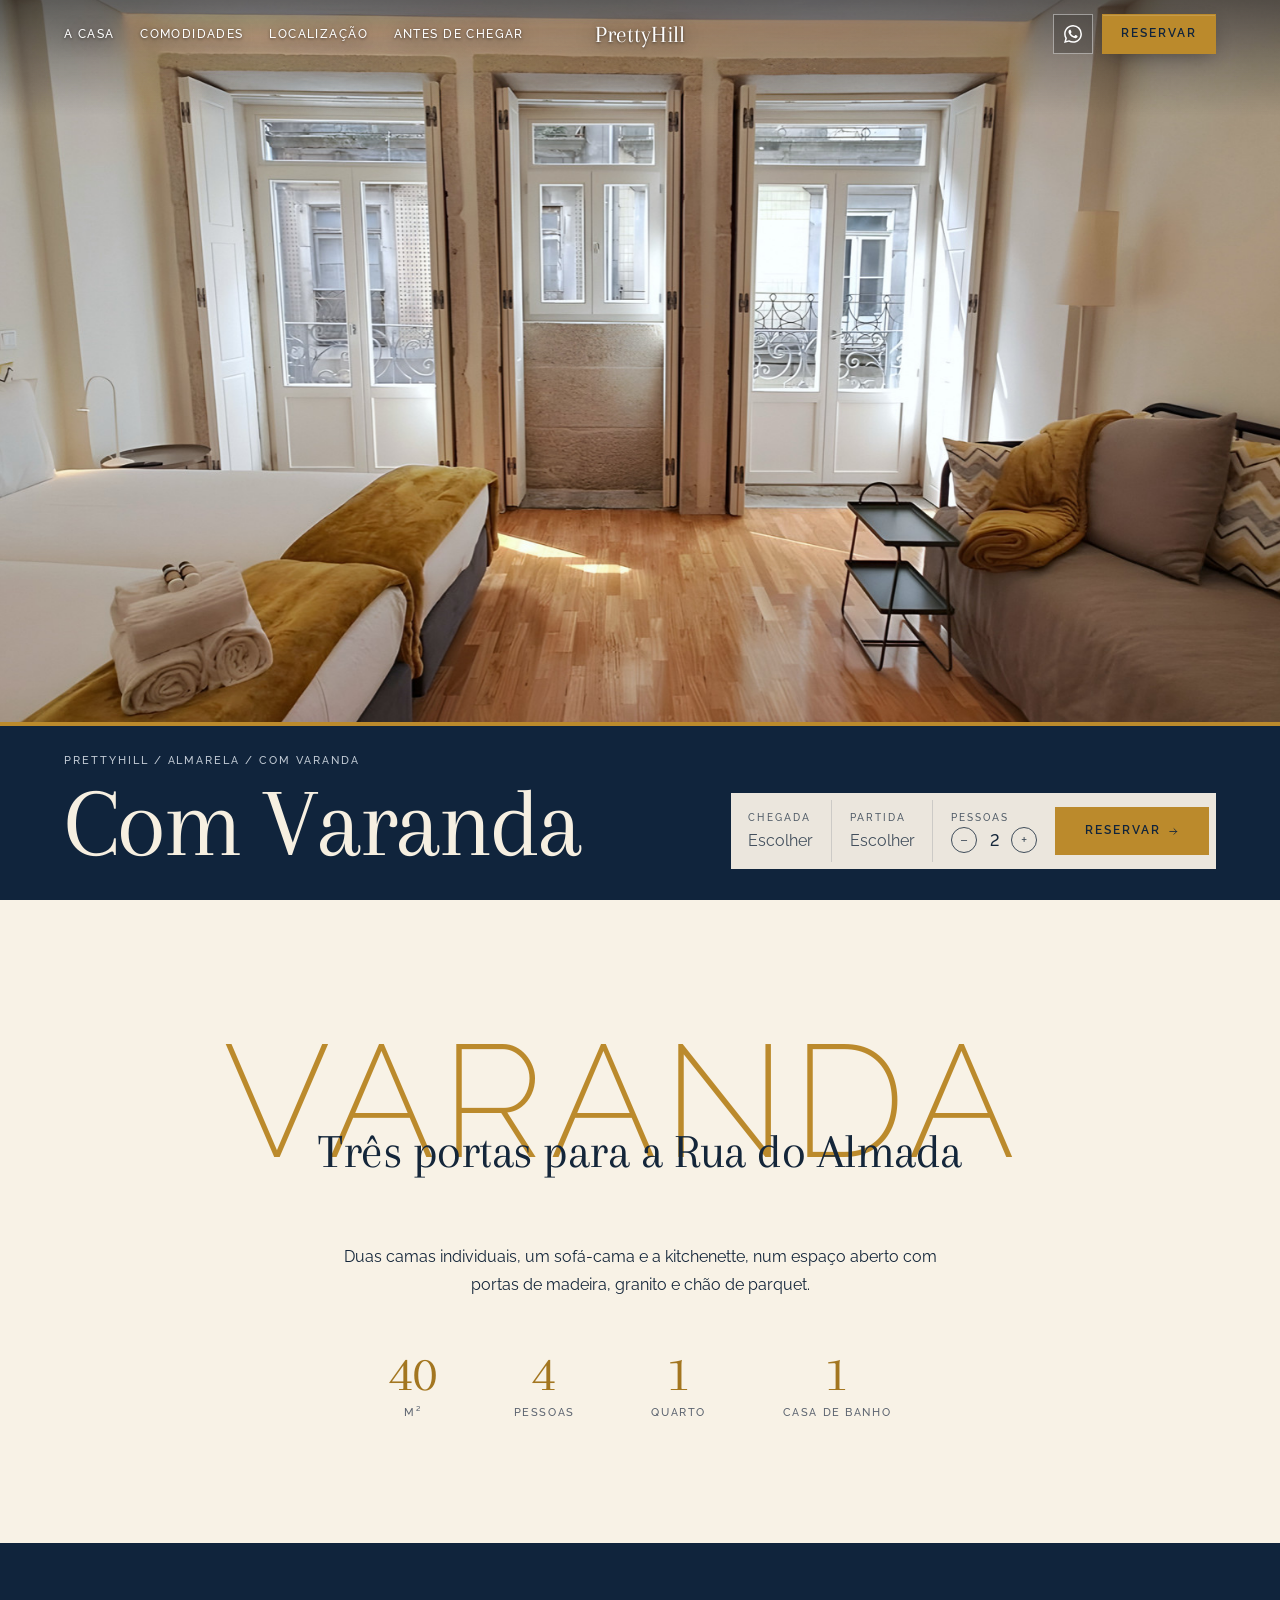
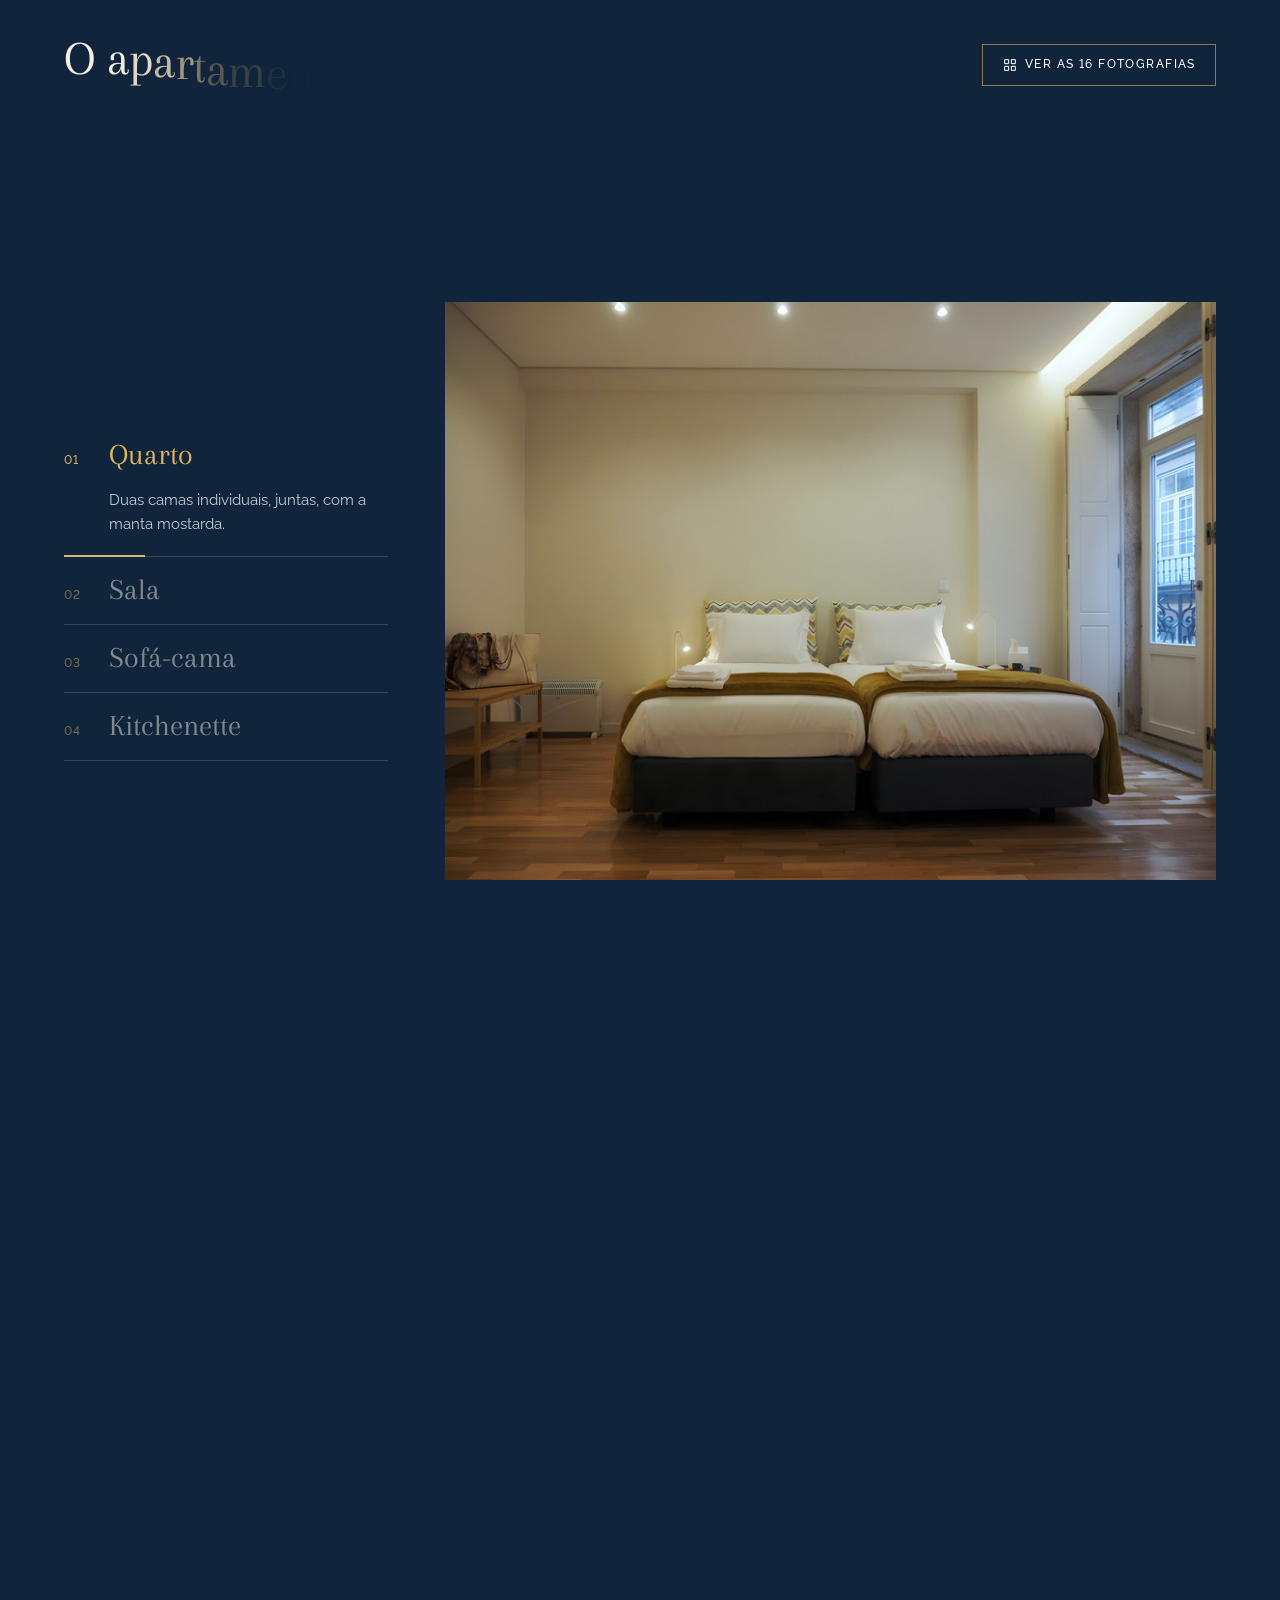
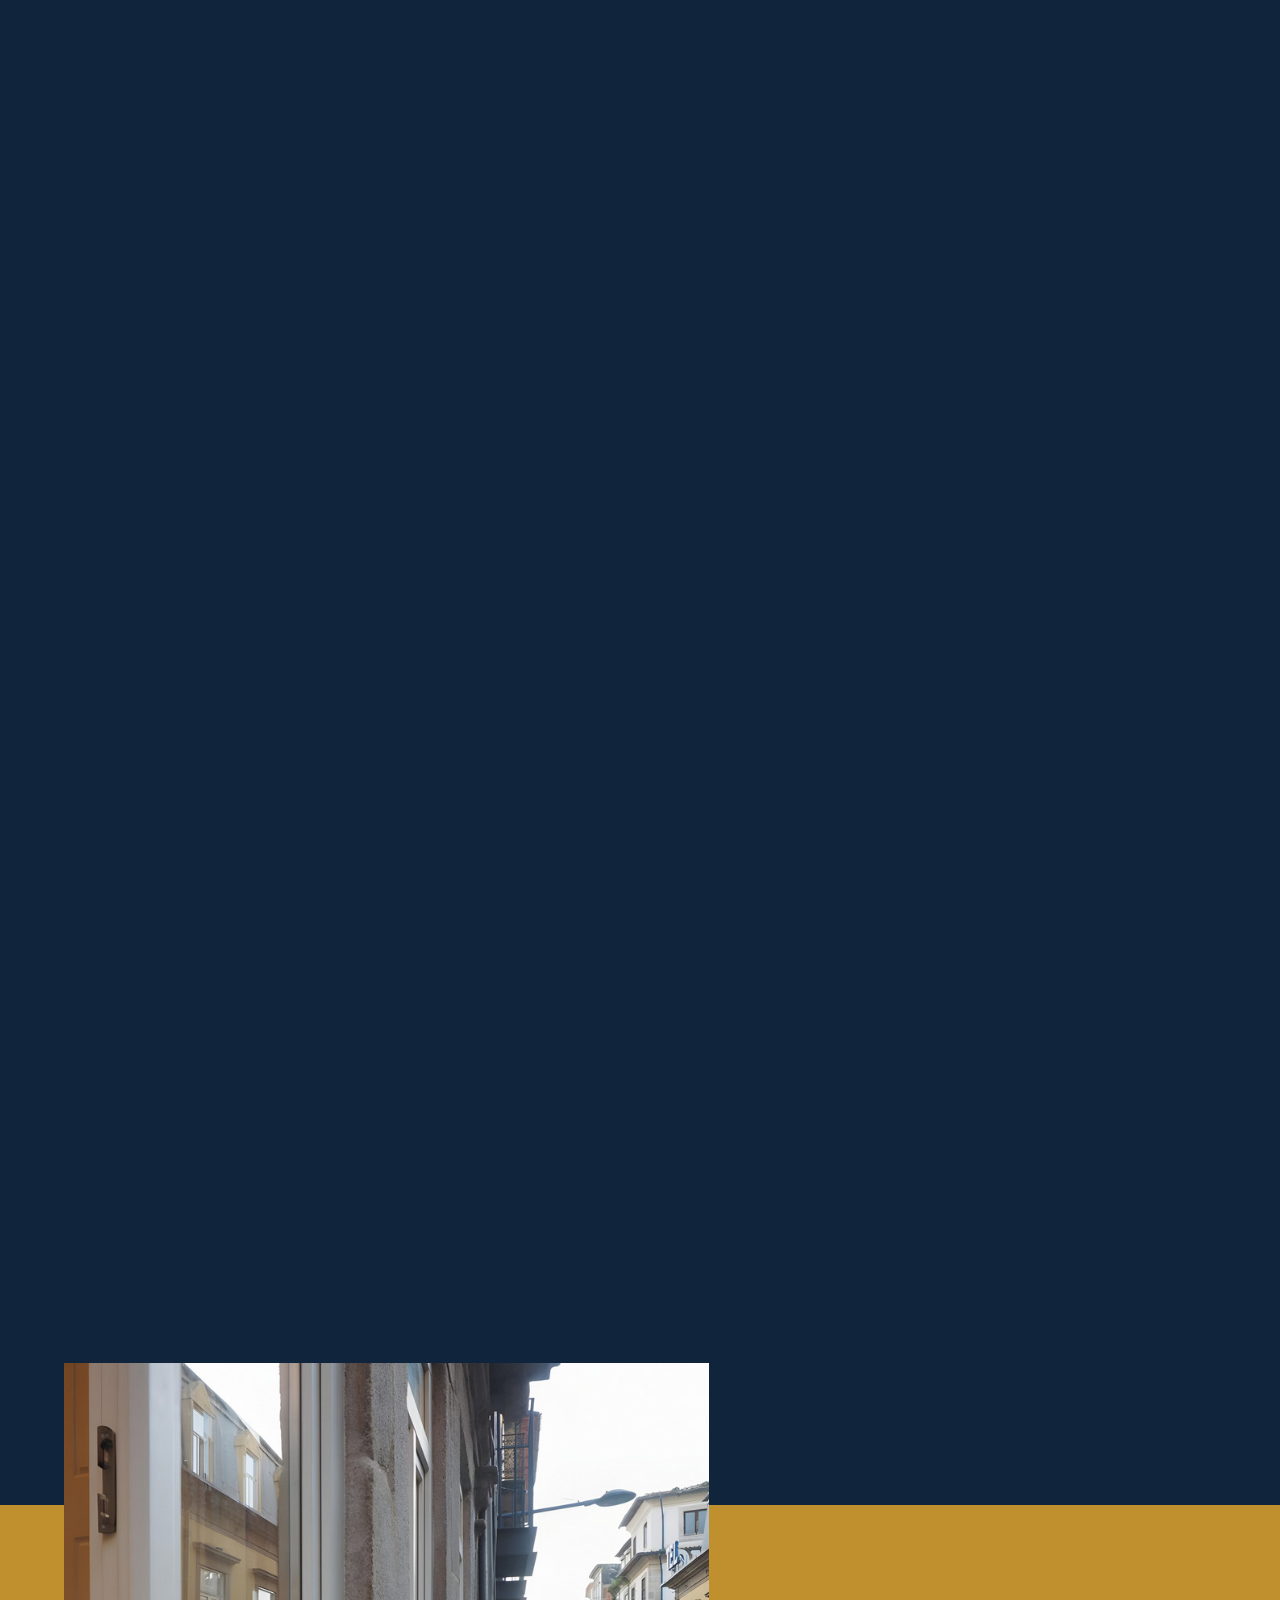
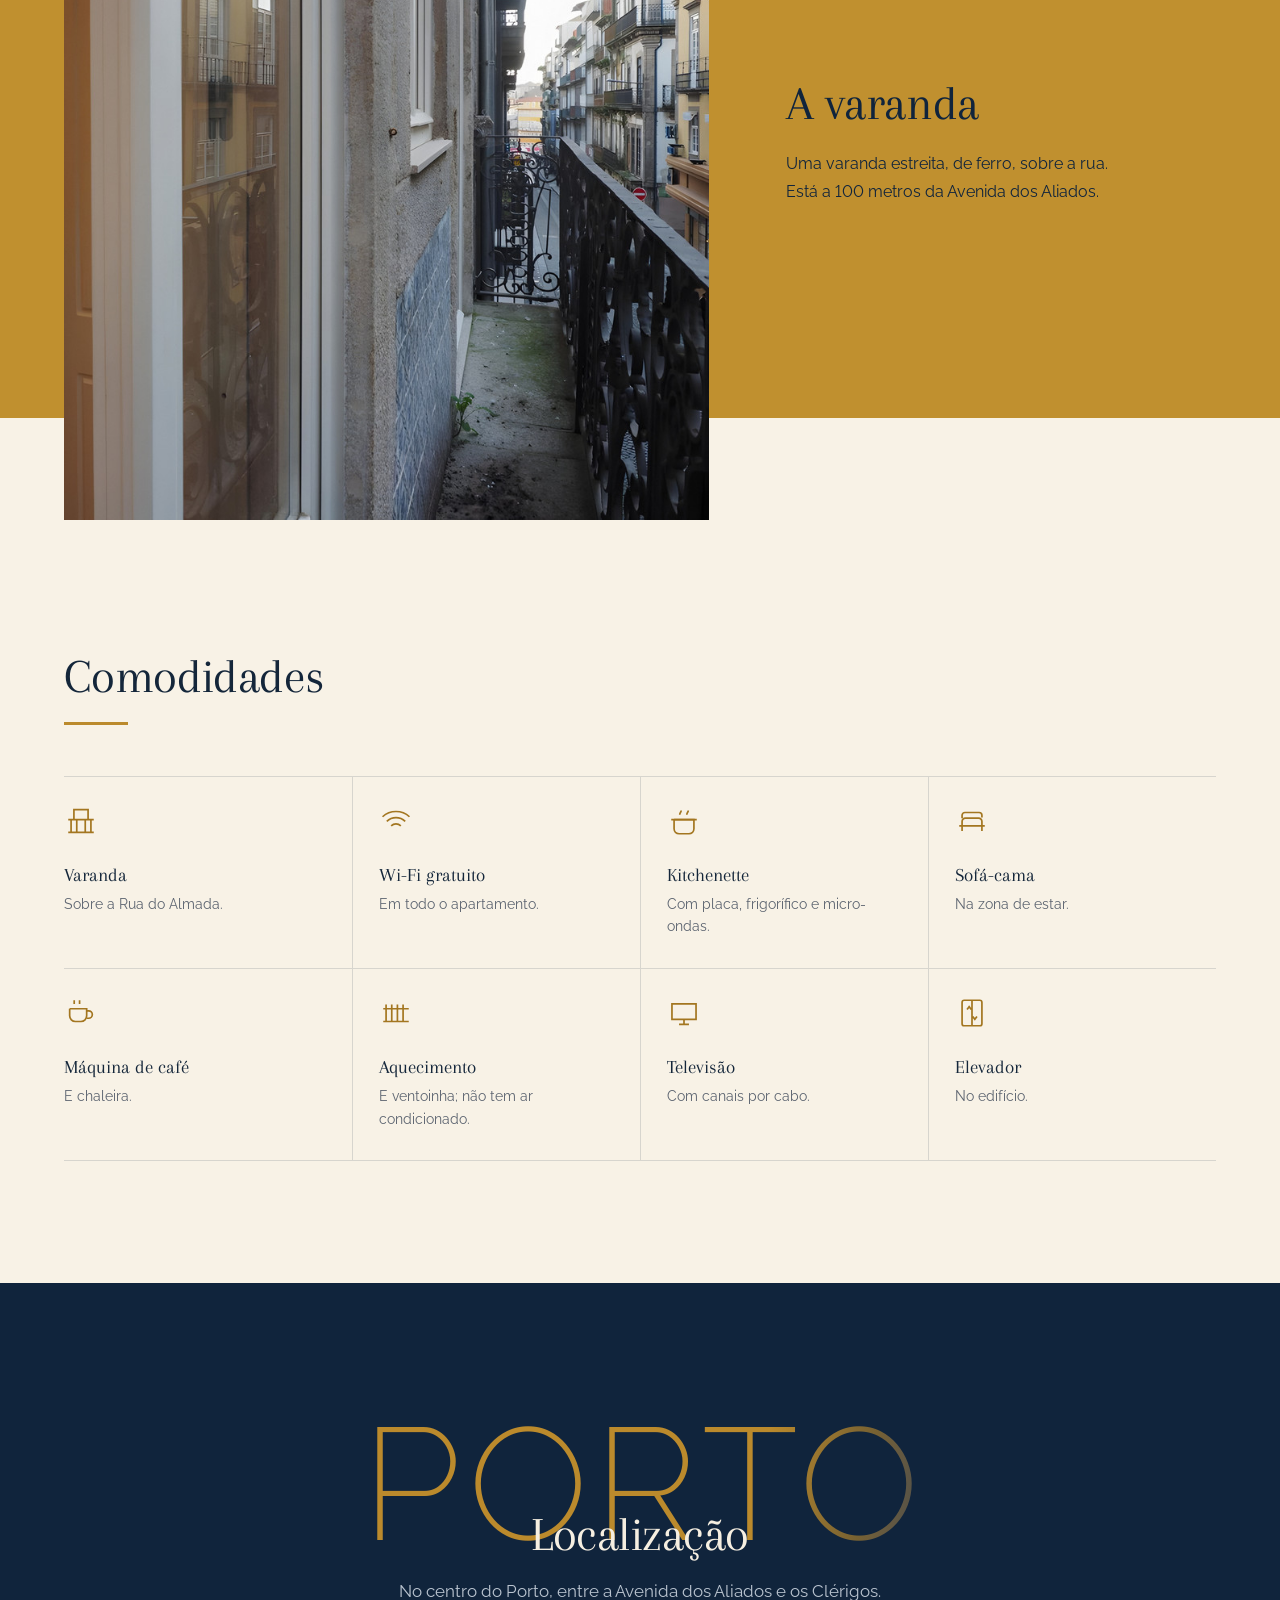
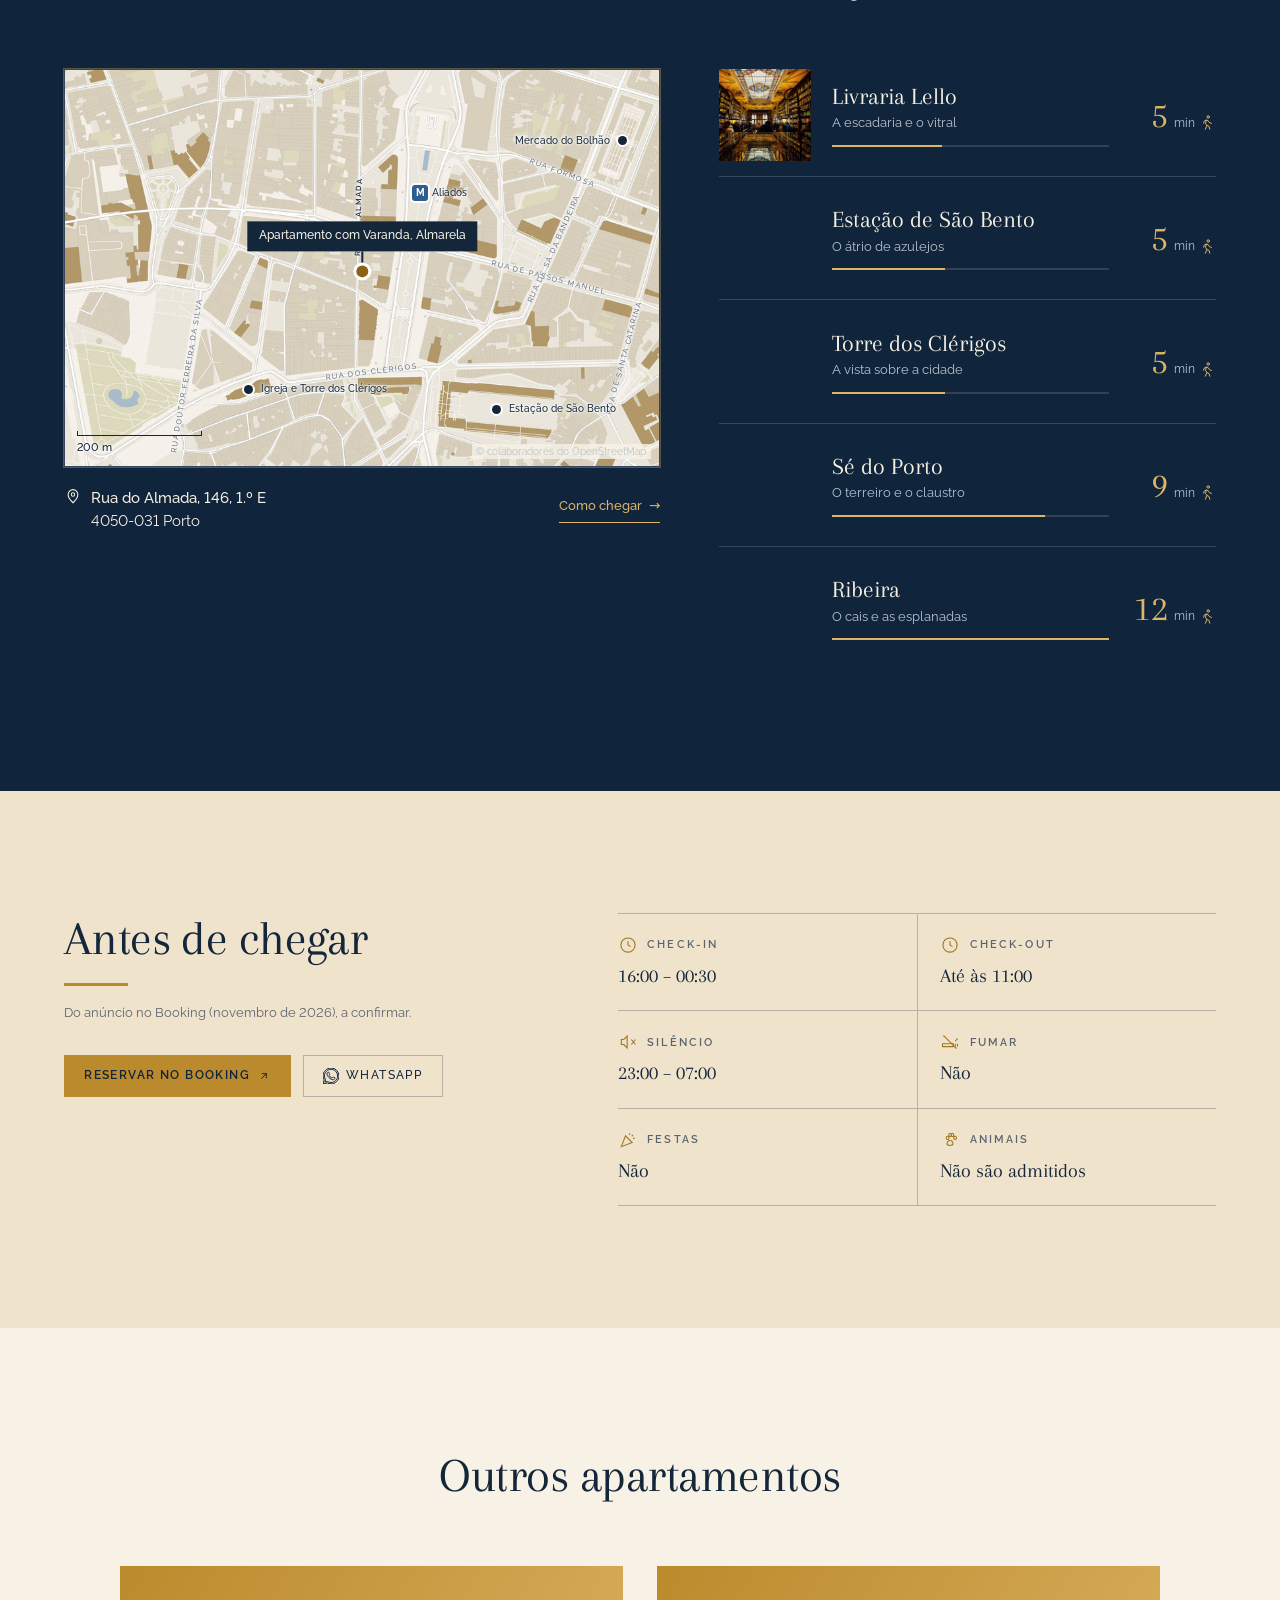
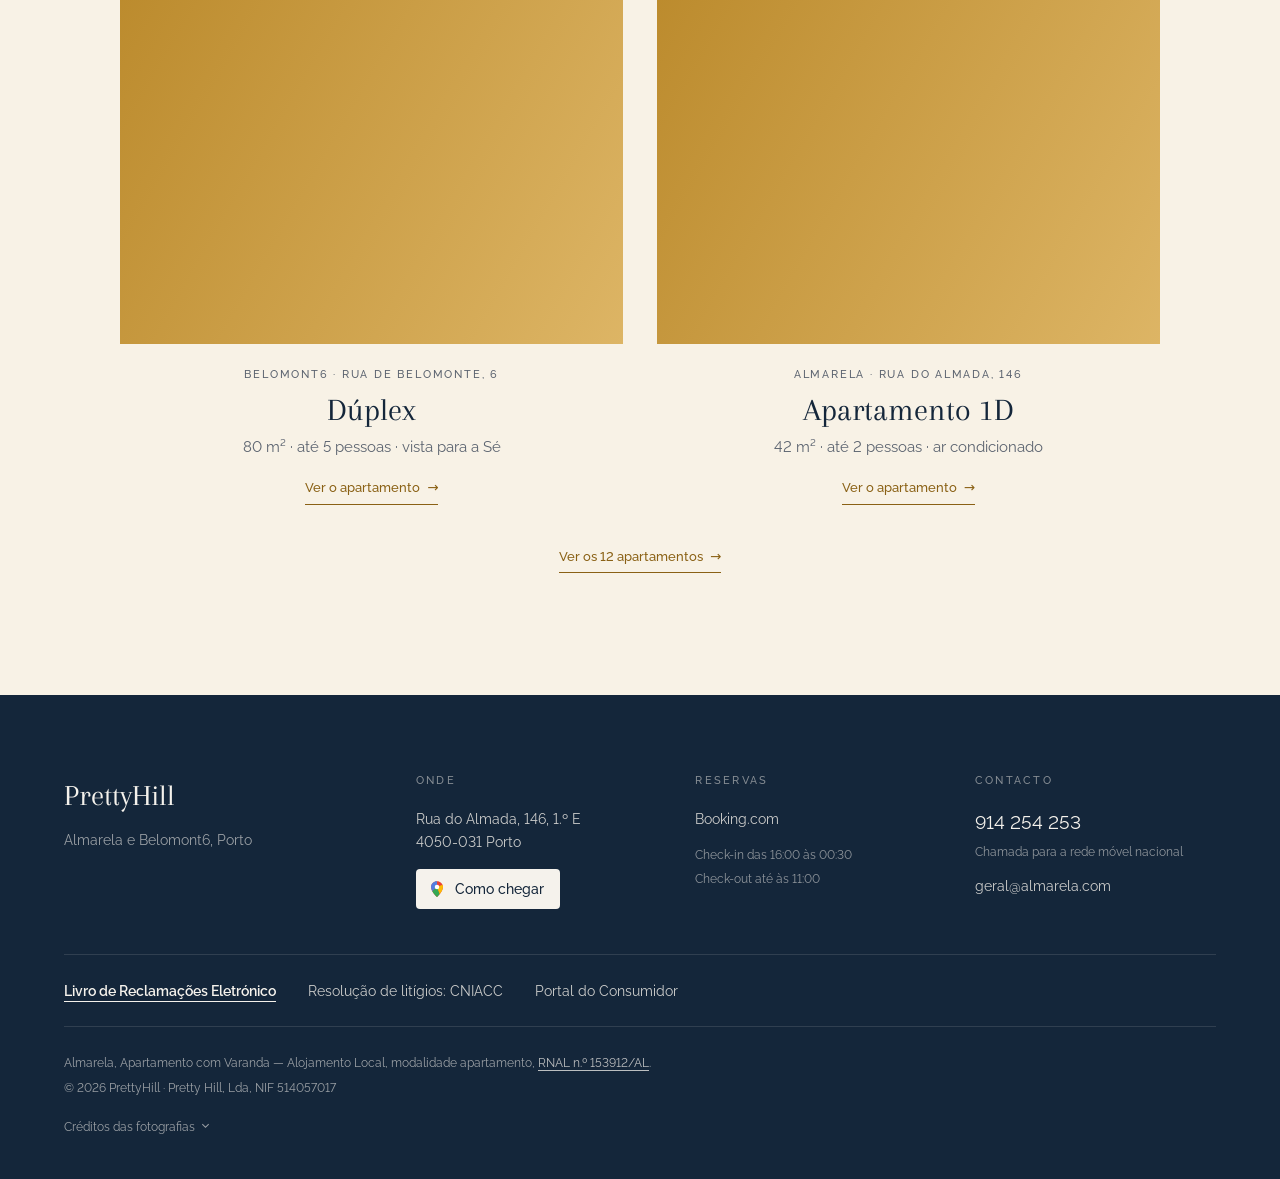
<file: site/almarela-com-varanda/index.html>
<!doctype html>
<html lang="pt-PT">
<head>
<meta charset="utf-8">
<meta name="viewport" content="width=device-width, initial-scale=1">
<title>Apartamento com Varanda, Almarela · PrettyHill, Porto</title>
<meta name="description" content="Apartamento de 40 m² para 4 pessoas, com três portas altas e varanda sobre a Rua do Almada, no Porto.">
<meta property="og:title" content="Apartamento com Varanda, Almarela · PrettyHill, Porto">
<meta property="og:description" content="Apartamento de 40 m² para 4 pessoas, com três portas altas e varanda sobre a Rua do Almada, no Porto.">
<meta property="og:image" content="../assets/img/v-hero-1400.jpg">
<meta name="robots" content="noindex">
<meta name="theme-color" content="#f8f2e6">
<link rel="icon" href="data:image/svg+xml,%3Csvg xmlns='http://www.w3.org/2000/svg' viewBox='0 0 32 32'%3E%3Crect width='32' height='32' rx='6' fill='%2314263a'/%3E%3Ctext x='16' y='22' font-family='Georgia' font-size='17' fill='%23f8f2e6' text-anchor='middle'%3EW%3C/text%3E%3C/svg%3E">
<link rel="preconnect" href="https://fonts.googleapis.com">
<link rel="preconnect" href="https://fonts.gstatic.com" crossorigin>
<link href="https://fonts.googleapis.com/css2?family=Arapey:ital@0;1&family=Raleway:wght@200;300;400;500;600&display=swap" rel="stylesheet">
<link rel="stylesheet" href="../assets/base.css">
<link rel="stylesheet" href="../assets/tema.css">
<link rel="stylesheet" href="../assets/agencia.css">
<link rel="stylesheet" href="../assets/agencia-roteiro.css">
<link rel="stylesheet" href="../assets/agencia-predios.css">
</head>
<body class="w-destaque r-destaque p-destaque p-site r-site" style="--destaque:#8a6115;--destaque-2:#6b4b10;--destaque-claro:#cab896;--escuro:#10243c;--escuro-2:#163254">
<a class="saltar" href="#conteudo">Saltar para o conteúdo</a>

<header class="topo topo--centro w-topo" id="topo">
  <nav class="topo__nav" aria-label="Secções">
    <a href="#casa">A casa</a>
    <a href="#comodidades">Comodidades</a>
    <a href="#onde">Localização</a>
    <a href="#regras">Antes de chegar</a>
  </nav>
  <a class="topo__marca" href="../index.html" aria-label="PrettyHill, início"><span>PrettyHill</span></a>
  <div class="topo__res"><a class="topo__wpp" href="https://wa.me/351914254253?text=Ol%C3%A1%21%20Gostava%20de%20saber%20a%20disponibilidade%20para%20o%20Apartamento%20com%20Varanda%2C%20Almarela." target="_blank" rel="noopener" aria-label="Falar por WhatsApp"><svg class="i-wpp" viewBox="0 0 24 24" aria-hidden="true"><path d="M17.47 14.38c-.3-.15-1.76-.87-2.03-.97-.27-.1-.47-.15-.67.15-.2.3-.77.97-.94 1.16-.17.2-.35.22-.64.08-.3-.15-1.26-.46-2.39-1.48-.88-.79-1.48-1.76-1.65-2.06-.17-.3-.02-.46.13-.61.13-.13.3-.35.45-.52.15-.17.2-.3.3-.5.1-.2.05-.37-.03-.52-.07-.15-.67-1.61-.92-2.2-.24-.58-.49-.5-.67-.51h-.57c-.2 0-.52.07-.79.37-.27.3-1.04 1.02-1.04 2.48s1.07 2.88 1.21 3.07c.15.2 2.1 3.2 5.08 4.49.71.31 1.26.49 1.7.63.71.22 1.36.19 1.87.12.57-.09 1.76-.72 2-1.41.25-.7.25-1.29.18-1.41-.08-.13-.27-.2-.57-.35ZM12.05 21.79h-.01a9.87 9.87 0 0 1-5.03-1.38l-.36-.21-3.74.98 1-3.65-.24-.37a9.86 9.86 0 0 1-1.51-5.26c0-5.45 4.44-9.88 9.89-9.88 2.64 0 5.12 1.03 6.99 2.9a9.82 9.82 0 0 1 2.89 6.99c0 5.45-4.44 9.88-9.88 9.88Zm8.41-18.3A11.82 11.82 0 0 0 12.05 0C5.5 0 .16 5.34.16 11.89c0 2.1.55 4.14 1.59 5.95L.06 24l6.3-1.65a11.88 11.88 0 0 0 5.68 1.45h.01c6.55 0 11.89-5.34 11.89-11.9a11.82 11.82 0 0 0-3.48-8.41Z"/></svg></a><a class="botao botao--topo" href="#reservar">Reservar</a></div>
</header>

<main id="conteudo">

<section class="hero p-dh" id="inicio">
  <figure class="p-dh__f" data-topo-ate style="--foco:50% 50%"><img src="../assets/img/v-hero-2000.jpg" srcset="../assets/img/v-hero-800.jpg 800w, ../assets/img/v-hero-1400.jpg 1400w, ../assets/img/v-hero-2000.jpg 2000w, ../assets/img/v-hero.jpg 3840w" sizes="max(100vw, calc(100svh * 2.218))" alt="O quarto com as três portas altas para a Rua do Almada, ao sol" width="3840" height="1731" decoding="async"></figure>
  <div class="largura p-dh__t">
    <div class="p-dh__n"><p class="r-mig"><a href="../index.html">PrettyHill</a> <span aria-hidden="true">/</span> <a href="../index.html#almarela">Almarela</a> <span aria-hidden="true">/</span> <span>Com Varanda</span></p><h1 class="p-dh__nome" aria-label="Com Varanda"><span><i aria-hidden="true" style="--d:0.25s">C</i><i aria-hidden="true" style="--d:0.31s">o</i><i aria-hidden="true" style="--d:0.37s">m</i><i aria-hidden="true" style="--d:0.43s">&nbsp;</i><i aria-hidden="true" style="--d:0.49s">V</i><i aria-hidden="true" style="--d:0.55s">a</i><i aria-hidden="true" style="--d:0.61s">r</i><i aria-hidden="true" style="--d:0.67s">a</i><i aria-hidden="true" style="--d:0.73s">n</i><i aria-hidden="true" style="--d:0.79s">d</i><i aria-hidden="true" style="--d:0.85s">a</i></span></h1></div>
    <div class="p-dh__r"><form class="rb rb--barra-claro" id="reservar" data-casas="[{&quot;url&quot;: &quot;https://www.booking.com/hotel/pt/almarela-apartments.pt-pt.html#RD1150850302&quot;, &quot;max&quot;: 4, &quot;nome&quot;: &quot;Apartamento com Varanda, Almarela&quot;}]" data-sel="0">
      <button type="button" class="rb__campo" data-campo="in"><span>Chegada</span><b>Escolher</b></button>
      <button type="button" class="rb__campo" data-campo="out"><span>Partida</span><b>Escolher</b></button>
      <div class="rb__campo rb__pessoas"><span>Pessoas</span><div><button type="button" data-passo="-1" aria-label="Menos uma pessoa">−</button><output>2</output><button type="button" data-passo="1" aria-label="Mais uma pessoa">+</button></div></div>
      <a class="botao botao--seta rb__ir" href="https://www.booking.com/hotel/pt/almarela-apartments.pt-pt.html#RD1150850302" target="_blank" rel="noopener">Reservar</a>
      <div class="rb__cal" hidden></div>
    </form></div>
  </div>
</section>

<section class="p-sec p-intro" aria-labelledby="intro-t">
  <div class="largura">
    <header class="p-cab "><span class="p-gig" aria-hidden="true" data-gig>Varanda</span><h2 class="p-tit" data-letras id="intro-t">Três portas para a Rua do Almada</h2></header>
    <div class="p-intro__g"><div class="r-texto"><p>Duas camas individuais, um sofá-cama e a kitchenette, num espaço aberto com portas de madeira, granito e chão de parquet.</p></div><ul class="p-nums p-nums--g"><li><b>40</b><span>m²</span></li><li><b>4</b><span>pessoas</span></li><li><b>1</b><span>quarto</span></li><li><b>1</b><span>casa de banho</span></li></ul></div>
  </div>
</section>

<section class="p-por" id="casa" aria-labelledby="casa-t" data-portas style="--n:6">
  <div class="largura p-por__cab"><h2 class="p-tit" data-letras id="casa-t">O apartamento</h2><button type="button" class="botao r-bt p-ver" data-album="b"><svg viewBox="0 0 24 24" aria-hidden="true"><path d="M4 4h6v6H4zM14 4h6v6h-6zM4 14h6v6H4zM14 14h6v6h-6z"/></svg>Ver as 16 fotografias</button></div>
  <div class="p-por__pista"><div class="p-por__palco"><div class="largura p-por__g">
    <ol class="p-por__i"><li data-d="0" data-de="0" data-ate="1"><button type="button" data-vai="0"><b>01</b><span>Quarto</span></button><div><p>Duas camas individuais, juntas, com a manta mostarda.</p></div></li><li data-d="1" data-de="2" data-ate="3"><button type="button" data-vai="2"><b>02</b><span>Sala</span></button><div><p>O sofá diante das três portas altas para a Rua do Almada.</p></div></li><li data-d="2" data-de="4" data-ate="4"><button type="button" data-vai="4"><b>03</b><span>Sofá-cama</span></button><div><p>Abre-se na zona de estar, para mais duas pessoas.</p></div></li><li data-d="3" data-de="5" data-ate="5"><button type="button" data-vai="5"><b>04</b><span>Kitchenette</span></button><div><p>Bancada aberta para a sala, com placa, frigorífico e micro-ondas.</p></div></li></ol>
    <div class="p-por__m"><figure class="p-por__s"><button type="button" data-visor="b" data-indice="5" aria-label="Ver em grande: As duas camas e a porta da varanda"><span class="p-fl" style="--j:0"><img src="../assets/img/v-camas-1400.jpg" srcset="../assets/img/v-camas-800.jpg 800w, ../assets/img/v-camas-1400.jpg 1400w, ../assets/img/v-camas-2000.jpg 2000w, ../assets/img/v-camas.jpg 3000w" sizes="(max-width: 760px) 92vw, 62vw" alt="As duas camas e a porta da varanda" width="3000" height="2250" decoding="async"></span><span class="p-fl" style="--j:1"><img src="../assets/img/v-camas-1400.jpg" srcset="../assets/img/v-camas-800.jpg 800w, ../assets/img/v-camas-1400.jpg 1400w, ../assets/img/v-camas-2000.jpg 2000w, ../assets/img/v-camas.jpg 3000w" sizes="(max-width: 760px) 92vw, 62vw" alt="" width="3000" height="2250" decoding="async"></span><span class="p-fl" style="--j:2"><img src="../assets/img/v-camas-1400.jpg" srcset="../assets/img/v-camas-800.jpg 800w, ../assets/img/v-camas-1400.jpg 1400w, ../assets/img/v-camas-2000.jpg 2000w, ../assets/img/v-camas.jpg 3000w" sizes="(max-width: 760px) 92vw, 62vw" alt="" width="3000" height="2250" decoding="async"></span></button><figcaption><b>Quarto</b>Duas camas individuais, juntas, com a manta mostarda.</figcaption></figure><figure class="p-por__s"><button type="button" data-visor="b" data-indice="4" aria-label="Ver em grande: As duas camas juntas, com a manta mostarda"><span class="p-fl" style="--j:0"><img src="../assets/img/v-cama-1400.jpg" srcset="../assets/img/v-cama-800.jpg 800w, ../assets/img/v-cama-1400.jpg 1400w, ../assets/img/v-cama-2000.jpg 2000w, ../assets/img/v-cama.jpg 3000w" sizes="(max-width: 760px) 92vw, 62vw" alt="As duas camas juntas, com a manta mostarda" width="3000" height="2250" decoding="async"></span><span class="p-fl" style="--j:1"><img src="../assets/img/v-cama-1400.jpg" srcset="../assets/img/v-cama-800.jpg 800w, ../assets/img/v-cama-1400.jpg 1400w, ../assets/img/v-cama-2000.jpg 2000w, ../assets/img/v-cama.jpg 3000w" sizes="(max-width: 760px) 92vw, 62vw" alt="" width="3000" height="2250" decoding="async"></span><span class="p-fl" style="--j:2"><img src="../assets/img/v-cama-1400.jpg" srcset="../assets/img/v-cama-800.jpg 800w, ../assets/img/v-cama-1400.jpg 1400w, ../assets/img/v-cama-2000.jpg 2000w, ../assets/img/v-cama.jpg 3000w" sizes="(max-width: 760px) 92vw, 62vw" alt="" width="3000" height="2250" decoding="async"></span></button><figcaption><b>Quarto</b>Duas camas individuais, juntas, com a manta mostarda.</figcaption></figure><figure class="p-por__s"><button type="button" data-visor="b" data-indice="1" aria-label="Ver em grande: As três portas altas, com a cama e o sofá"><span class="p-fl" style="--j:0"><img src="../assets/img/v-capa-1400.jpg" srcset="../assets/img/v-capa-800.jpg 800w, ../assets/img/v-capa-1400.jpg 1400w, ../assets/img/v-capa-2000.jpg 2000w, ../assets/img/v-capa.jpg 3000w" sizes="(max-width: 760px) 92vw, 62vw" alt="As três portas altas, com a cama e o sofá" width="3000" height="2250" decoding="async"></span><span class="p-fl" style="--j:1"><img src="../assets/img/v-capa-1400.jpg" srcset="../assets/img/v-capa-800.jpg 800w, ../assets/img/v-capa-1400.jpg 1400w, ../assets/img/v-capa-2000.jpg 2000w, ../assets/img/v-capa.jpg 3000w" sizes="(max-width: 760px) 92vw, 62vw" alt="" width="3000" height="2250" decoding="async"></span><span class="p-fl" style="--j:2"><img src="../assets/img/v-capa-1400.jpg" srcset="../assets/img/v-capa-800.jpg 800w, ../assets/img/v-capa-1400.jpg 1400w, ../assets/img/v-capa-2000.jpg 2000w, ../assets/img/v-capa.jpg 3000w" sizes="(max-width: 760px) 92vw, 62vw" alt="" width="3000" height="2250" decoding="async"></span></button><figcaption><b>Sala</b>O sofá diante das três portas altas para a Rua do Almada.</figcaption></figure><figure class="p-por__s"><button type="button" data-visor="b" data-indice="6" aria-label="Ver em grande: O sofá junto à porta da varanda"><span class="p-fl" style="--j:0"><img src="../assets/img/v-sofa-1400.jpg" srcset="../assets/img/v-sofa-800.jpg 800w, ../assets/img/v-sofa-1400.jpg 1400w, ../assets/img/v-sofa-2000.jpg 2000w, ../assets/img/v-sofa.jpg 3000w" sizes="(max-width: 760px) 92vw, 62vw" alt="O sofá junto à porta da varanda" width="3000" height="2250" decoding="async"></span><span class="p-fl" style="--j:1"><img src="../assets/img/v-sofa-1400.jpg" srcset="../assets/img/v-sofa-800.jpg 800w, ../assets/img/v-sofa-1400.jpg 1400w, ../assets/img/v-sofa-2000.jpg 2000w, ../assets/img/v-sofa.jpg 3000w" sizes="(max-width: 760px) 92vw, 62vw" alt="" width="3000" height="2250" decoding="async"></span><span class="p-fl" style="--j:2"><img src="../assets/img/v-sofa-1400.jpg" srcset="../assets/img/v-sofa-800.jpg 800w, ../assets/img/v-sofa-1400.jpg 1400w, ../assets/img/v-sofa-2000.jpg 2000w, ../assets/img/v-sofa.jpg 3000w" sizes="(max-width: 760px) 92vw, 62vw" alt="" width="3000" height="2250" decoding="async"></span></button><figcaption><b>Sala</b>O sofá diante das três portas altas para a Rua do Almada.</figcaption></figure><figure class="p-por__s"><button type="button" data-visor="b" data-indice="7" aria-label="Ver em grande: O sofá-cama aberto"><span class="p-fl" style="--j:0"><img src="../assets/img/v-sofacama-1400.jpg" srcset="../assets/img/v-sofacama-800.jpg 800w, ../assets/img/v-sofacama-1400.jpg 1400w, ../assets/img/v-sofacama-2000.jpg 2000w, ../assets/img/v-sofacama.jpg 3000w" sizes="(max-width: 760px) 92vw, 62vw" alt="O sofá-cama aberto" width="3000" height="2250" decoding="async"></span><span class="p-fl" style="--j:1"><img src="../assets/img/v-sofacama-1400.jpg" srcset="../assets/img/v-sofacama-800.jpg 800w, ../assets/img/v-sofacama-1400.jpg 1400w, ../assets/img/v-sofacama-2000.jpg 2000w, ../assets/img/v-sofacama.jpg 3000w" sizes="(max-width: 760px) 92vw, 62vw" alt="" width="3000" height="2250" decoding="async"></span><span class="p-fl" style="--j:2"><img src="../assets/img/v-sofacama-1400.jpg" srcset="../assets/img/v-sofacama-800.jpg 800w, ../assets/img/v-sofacama-1400.jpg 1400w, ../assets/img/v-sofacama-2000.jpg 2000w, ../assets/img/v-sofacama.jpg 3000w" sizes="(max-width: 760px) 92vw, 62vw" alt="" width="3000" height="2250" decoding="async"></span></button><figcaption><b>Sofá-cama</b>Abre-se na zona de estar, para mais duas pessoas.</figcaption></figure><figure class="p-por__s"><button type="button" data-visor="b" data-indice="9" aria-label="Ver em grande: A bancada da kitchenette, aberta para a sala"><span class="p-fl" style="--j:0"><img src="../assets/img/v-coz-1400.jpg" srcset="../assets/img/v-coz-800.jpg 800w, ../assets/img/v-coz-1400.jpg 1400w, ../assets/img/v-coz-2000.jpg 2000w, ../assets/img/v-coz.jpg 3000w" sizes="(max-width: 760px) 92vw, 62vw" alt="A bancada da kitchenette, aberta para a sala" width="3000" height="2250" decoding="async"></span><span class="p-fl" style="--j:1"><img src="../assets/img/v-coz-1400.jpg" srcset="../assets/img/v-coz-800.jpg 800w, ../assets/img/v-coz-1400.jpg 1400w, ../assets/img/v-coz-2000.jpg 2000w, ../assets/img/v-coz.jpg 3000w" sizes="(max-width: 760px) 92vw, 62vw" alt="" width="3000" height="2250" decoding="async"></span><span class="p-fl" style="--j:2"><img src="../assets/img/v-coz-1400.jpg" srcset="../assets/img/v-coz-800.jpg 800w, ../assets/img/v-coz-1400.jpg 1400w, ../assets/img/v-coz-2000.jpg 2000w, ../assets/img/v-coz.jpg 3000w" sizes="(max-width: 760px) 92vw, 62vw" alt="" width="3000" height="2250" decoding="async"></span></button><figcaption><b>Kitchenette</b>Bancada aberta para a sala, com placa, frigorífico e micro-ondas.</figcaption></figure></div>
  </div></div></div>
</section>

<section class="p-est" aria-labelledby="est-t">
  <div class="largura p-est__g">
    <figure><div data-abre><button type="button" class="r-fb" data-visor="b" data-indice="16" aria-label="Ver em grande: "><img src="../assets/img/v-varanda-1400.jpg" srcset="../assets/img/v-varanda-800.jpg 800w, ../assets/img/v-varanda-1400.jpg 1400w, ../assets/img/v-varanda.jpg 1920w" sizes="(max-width: 900px) 100vw, 58vw" alt="" width="1920" height="2250" loading="lazy" decoding="async"></button></div></figure>
    <div class="p-est__t"><h2 class="p-tit" data-letras id="est-t">A varanda</h2><div class="r-texto"><p>Uma varanda estreita, de ferro, sobre a rua. Está a 100 metros da Avenida dos Aliados.</p></div></div>
  </div>
</section>

<section class="r-sec r-comods" id="comodidades" aria-labelledby="comod-t">
  <div class="largura">
    <header class="r-cab "><div class="r-cab__esq"><h2 class="r-tit" id="comod-t"><span>Comodidades</span></h2></div></header>
    <ul class="r-grelha"><li data-traca><svg viewBox="0 0 24 24" aria-hidden="true"><path d="M3 11h18M5 11v9M19 11v9M9 11v9M15 11v9M3 20h18"/><path d="M7 11V4h10v7"/></svg><h3>Varanda</h3><p>Sobre a Rua do Almada.</p></li><li data-traca><svg viewBox="0 0 24 24" aria-hidden="true"><path d="M2.5 9a14 14 0 0 1 19 0M5.5 12.2a9.5 9.5 0 0 1 13 0M8.6 15.4a5 5 0 0 1 6.8 0"/><path d="M12 18.6h.01"/></svg><h3>Wi-Fi gratuito</h3><p>Em todo o apartamento.</p></li><li data-traca><svg viewBox="0 0 24 24" aria-hidden="true"><path d="M5 11h14v6.5A3.5 3.5 0 0 1 15.5 21h-7A3.5 3.5 0 0 1 5 17.5z"/><path d="M3 11h18M9 7.5c0-1.5 1-1.5 1-3M14 7.5c0-1.5 1-1.5 1-3"/></svg><h3>Kitchenette</h3><p>Com placa, frigorífico e micro-ondas.</p></li><li data-traca><svg viewBox="0 0 24 24" aria-hidden="true"><path d="M3 15.5h18M5 15.5V19M19 15.5V19"/><path d="M5 15.5v-3.2A2.3 2.3 0 0 1 7.3 10h9.4a2.3 2.3 0 0 1 2.3 2.3v3.2"/><path d="M5 10V8a2 2 0 0 1 2-2h10a2 2 0 0 1 2 2v2"/></svg><h3>Sofá-cama</h3><p>Na zona de estar.</p></li><li data-traca><svg viewBox="0 0 24 24" aria-hidden="true"><path d="M4 9h12v5a4 4 0 0 1-4 4H8a4 4 0 0 1-4-4V9Z"/><path d="M16 10.5h1.4a2.6 2.6 0 0 1 0 5.2H16"/><path d="M7.2 3v2.6M11 3v2.6"/></svg><h3>Máquina de café</h3><p>E chaleira.</p></li><li data-traca><svg viewBox="0 0 24 24" aria-hidden="true"><path d="M5 6v12M9 6v12M13 6v12M17 6v12M3 18h18M3 9h18"/></svg><h3>Aquecimento</h3><p>E ventoinha; não tem ar condicionado.</p></li><li data-traca><svg viewBox="0 0 24 24" aria-hidden="true"><path d="M3.5 5.5h17v11h-17z"/><path d="M8.5 20h7M12 16.5V20"/></svg><h3>Televisão</h3><p>Com canais por cabo.</p></li><li data-traca><svg viewBox="0 0 24 24" aria-hidden="true"><rect x="5" y="3" width="14" height="18" rx="1.5"/><path d="M12 3v18M8.5 9.5l1.5-2 1.5 2M12.5 14.5l1.5 2 1.5-2"/></svg><h3>Elevador</h3><p>No edifício.</p></li></ul>
  </div>
</section>

<section class="p-sec p-onde" id="onde" aria-labelledby="onde-t">
  <div class="largura">
    <header class="p-cab "><span class="p-gig" aria-hidden="true" data-gig>Porto</span><h2 class="p-tit" data-letras id="onde-t">Localização</h2><p class="p-frase">No centro do Porto, entre a Avenida dos Aliados e os Clérigos.</p></header>
    <div class="p-onde__g">
      <div class="p-onde__m"><figure class="w-mapa r-mapa" style="--ar:1.5000">
        <img src="../assets/img/mapa-b.jpg" srcset="../assets/img/mapa-b-800.jpg 900w, ../assets/img/mapa-b.jpg 1800w" sizes="(max-width: 900px) 100vw, 58vw" alt="Mapa com a localização de Apartamento com Varanda, Almarela, em Rua do Almada, 146, 1.º E" width="1800" height="1200" loading="lazy">
        <span class="w-rua w-rua--casa" style="left:49.42%;top:37.22%;--a:-89.0deg">Rua do Almada</span><span class="w-rua" style="left:82.23%;top:45.35%;--a:-65.8deg">Rua de Sá da Bandeira</span><span class="w-rua" style="left:83.58%;top:26.08%;--a:20.7deg">Rua Formosa</span><span class="w-rua" style="left:51.62%;top:76.28%;--a:-7.2deg">Rua dos Clérigos</span><span class="w-rua" style="left:81.5%;top:52.65%;--a:14.3deg">Rua de Passos Manuel</span><span class="w-rua" style="left:94.01%;top:72.71%;--a:-74.7deg">Rua de Santa Catarina</span><span class="w-rua" style="left:20.52%;top:77.3%;--a:-80.1deg">Rua Doutor Ferreira da Silva</span>
        <span class="w-ref w-ref--metro w-ref--d w-ref--menor" style="left:59.81%;top:31.06%"><i>M</i><b>Aliados</b></span><span class="w-ref w-ref--lugar w-ref--d" style="left:30.9%;top:80.66%"><i></i><b>Igreja e Torre dos Clérigos</b></span><span class="w-ref w-ref--lugar w-ref--d w-ref--menor" style="left:72.62%;top:85.77%"><i></i><b>Estação de São Bento</b></span><span class="w-ref w-ref--lugar w-ref--e" style="left:93.79%;top:17.92%"><i></i><b>Mercado do Bolhão</b></span>
        <span class="w-pino" style="left:50.00%;top:50.00%"><b>Apartamento com Varanda, Almarela</b><i></i></span>
        <span class="w-escala" style="--pc:21.05%"><i></i>200 m</span>
        <figcaption>© colaboradores do OpenStreetMap</figcaption>
      </figure>
        <div class="p-onde__mor"><p class="r-morada"><svg viewBox="0 0 24 24" aria-hidden="true"><path d="M12 21s-6.5-6.1-6.5-11A6.5 6.5 0 0 1 18.5 10c0 4.9-6.5 11-6.5 11z"/><circle cx="12" cy="10" r="2.3"/></svg><span><b>Rua do Almada, 146, 1.º E</b>4050-031 Porto</span></p><a class="r-seta" href="https://www.google.com/maps/dir/?api=1&amp;destination=41.147515,-8.612086" target="_blank" rel="noopener">Como chegar <span aria-hidden="true">→</span></a></div></div>
      <ol class="p-lugs"><li class="p-lug" data-sobe style="--i:0"><figure><img src="../assets/img/l-lello-800.jpg" srcset="../assets/img/l-lello-800.jpg 800w, ../assets/img/l-lello.jpg 1500w" sizes="120px" alt="O interior da Livraria Lello, com o vitral do teto" width="1500" height="2000" loading="lazy" decoding="async"></figure>
          <div><h3>Livraria Lello</h3><p>A escadaria e o vitral</p><span class="p-fio" style="--w:0.396"></span></div>
          <b>5<small>min <svg viewBox="0 0 24 24" aria-hidden="true"><circle cx="13" cy="4.2" r="1.7"/><path d="M9 21.5l2.2-5.4-2-2.6 1-5 3 1.2 1.6 2.6 2.7 1M10.2 8.5 7.4 10l-.8 3M11.2 16.1l3 1.6 1 3.8"/></svg></small></b></li><li class="p-lug" data-sobe style="--i:1"><figure><img src="../assets/img/l-sao-bento-800.jpg" srcset="../assets/img/l-sao-bento-800.jpg 800w, ../assets/img/l-sao-bento.jpg 1500w" sizes="120px" alt="Os azulejos do átrio da Estação de São Bento" width="1500" height="2000" loading="lazy" decoding="async"></figure>
          <div><h3>Estação de São Bento</h3><p>O átrio de azulejos</p><span class="p-fio" style="--w:0.408"></span></div>
          <b>5<small>min <svg viewBox="0 0 24 24" aria-hidden="true"><circle cx="13" cy="4.2" r="1.7"/><path d="M9 21.5l2.2-5.4-2-2.6 1-5 3 1.2 1.6 2.6 2.7 1M10.2 8.5 7.4 10l-.8 3M11.2 16.1l3 1.6 1 3.8"/></svg></small></b></li><li class="p-lug" data-sobe style="--i:2"><figure><img src="../assets/img/l-clerigos-800.jpg" srcset="../assets/img/l-clerigos-800.jpg 800w, ../assets/img/l-clerigos.jpg 1500w" sizes="120px" alt="A Torre dos Clérigos entre as casas da rua" width="1500" height="2000" loading="lazy" decoding="async"></figure>
          <div><h3>Torre dos Clérigos</h3><p>A vista sobre a cidade</p><span class="p-fio" style="--w:0.410"></span></div>
          <b>5<small>min <svg viewBox="0 0 24 24" aria-hidden="true"><circle cx="13" cy="4.2" r="1.7"/><path d="M9 21.5l2.2-5.4-2-2.6 1-5 3 1.2 1.6 2.6 2.7 1M10.2 8.5 7.4 10l-.8 3M11.2 16.1l3 1.6 1 3.8"/></svg></small></b></li><li class="p-lug" data-sobe style="--i:3"><figure><img src="../assets/img/l-se-800.jpg" srcset="../assets/img/l-se-800.jpg 800w, ../assets/img/l-se.jpg 1500w" sizes="120px" alt="A fachada da Sé do Porto" width="1500" height="2000" loading="lazy" decoding="async"></figure>
          <div><h3>Sé do Porto</h3><p>O terreiro e o claustro</p><span class="p-fio" style="--w:0.770"></span></div>
          <b>9<small>min <svg viewBox="0 0 24 24" aria-hidden="true"><circle cx="13" cy="4.2" r="1.7"/><path d="M9 21.5l2.2-5.4-2-2.6 1-5 3 1.2 1.6 2.6 2.7 1M10.2 8.5 7.4 10l-.8 3M11.2 16.1l3 1.6 1 3.8"/></svg></small></b></li><li class="p-lug" data-sobe style="--i:4"><figure><img src="../assets/img/l-ribeira-800.jpg" srcset="../assets/img/l-ribeira-800.jpg 800w, ../assets/img/l-ribeira.jpg 1500w" sizes="120px" alt="As casas da Ribeira, junto ao Douro" width="1500" height="2000" loading="lazy" decoding="async"></figure>
          <div><h3>Ribeira</h3><p>O cais e as esplanadas</p><span class="p-fio" style="--w:1.000"></span></div>
          <b>12<small>min <svg viewBox="0 0 24 24" aria-hidden="true"><circle cx="13" cy="4.2" r="1.7"/><path d="M9 21.5l2.2-5.4-2-2.6 1-5 3 1.2 1.6 2.6 2.7 1M10.2 8.5 7.4 10l-.8 3M11.2 16.1l3 1.6 1 3.8"/></svg></small></b></li></ol>
    </div>
  </div>
</section>

<section class="r-sec r-antes" id="regras" aria-labelledby="antes-t">
  <div class="largura r-antes__g">
    <div><h2 class="r-tit" id="antes-t"><span>Antes de chegar</span></h2><p class="r-nota">Do anúncio no Booking (novembro de 2026), a confirmar.</p><div class="r-bts"><a class="botao r-bt r-bt--cheio" href="https://www.booking.com/hotel/pt/almarela-apartments.pt-pt.html#RD1150850302" target="_blank" rel="noopener">Reservar no Booking <svg class="w-fora" viewBox="0 0 24 24" aria-hidden="true"><path d="M8 16 16 8M9 8h7v7"/></svg></a><a class="botao r-bt" href="https://wa.me/351914254253?text=Ol%C3%A1%21%20Gostava%20de%20saber%20a%20disponibilidade%20para%20o%20Apartamento%20com%20Varanda%2C%20Almarela." target="_blank" rel="noopener"><svg class="i-wpp" viewBox="0 0 24 24" aria-hidden="true"><path d="M17.47 14.38c-.3-.15-1.76-.87-2.03-.97-.27-.1-.47-.15-.67.15-.2.3-.77.97-.94 1.16-.17.2-.35.22-.64.08-.3-.15-1.26-.46-2.39-1.48-.88-.79-1.48-1.76-1.65-2.06-.17-.3-.02-.46.13-.61.13-.13.3-.35.45-.52.15-.17.2-.3.3-.5.1-.2.05-.37-.03-.52-.07-.15-.67-1.61-.92-2.2-.24-.58-.49-.5-.67-.51h-.57c-.2 0-.52.07-.79.37-.27.3-1.04 1.02-1.04 2.48s1.07 2.88 1.21 3.07c.15.2 2.1 3.2 5.08 4.49.71.31 1.26.49 1.7.63.71.22 1.36.19 1.87.12.57-.09 1.76-.72 2-1.41.25-.7.25-1.29.18-1.41-.08-.13-.27-.2-.57-.35ZM12.05 21.79h-.01a9.87 9.87 0 0 1-5.03-1.38l-.36-.21-3.74.98 1-3.65-.24-.37a9.86 9.86 0 0 1-1.51-5.26c0-5.45 4.44-9.88 9.89-9.88 2.64 0 5.12 1.03 6.99 2.9a9.82 9.82 0 0 1 2.89 6.99c0 5.45-4.44 9.88-9.88 9.88Zm8.41-18.3A11.82 11.82 0 0 0 12.05 0C5.5 0 .16 5.34.16 11.89c0 2.1.55 4.14 1.59 5.95L.06 24l6.3-1.65a11.88 11.88 0 0 0 5.68 1.45h.01c6.55 0 11.89-5.34 11.89-11.9a11.82 11.82 0 0 0-3.48-8.41Z"/></svg>WhatsApp</a></div></div>
    <dl class="r-antes__dl"><div><dt><svg viewBox="0 0 24 24" aria-hidden="true"><circle cx="12" cy="12" r="8.5"/><path d="M12 7.5V12l3 2"/></svg>Check-in</dt><dd>16:00 – 00:30</dd></div><div><dt><svg viewBox="0 0 24 24" aria-hidden="true"><circle cx="12" cy="12" r="8.5"/><path d="M12 7.5V12l3 2"/></svg>Check-out</dt><dd>até às 11:00</dd></div><div><dt><svg viewBox="0 0 24 24" aria-hidden="true"><path d="M4 9h3l4-4v14l-4-4H4z"/><path d="m16 9 5 6M21 9l-5 6"/></svg>Silêncio</dt><dd>23:00 – 07:00</dd></div><div><dt><svg viewBox="0 0 24 24" aria-hidden="true"><path d="M3 14h13v3.5H3zM18.5 14v3.5M21 14v3.5M18.5 11c0-1.6 2.5-1.6 2.5-3.5"/><path d="M4 4l16 16"/></svg>Fumar</dt><dd>não</dd></div><div><dt><svg viewBox="0 0 24 24" aria-hidden="true"><path d="m4 20 5-13 8 8z"/><path d="M14 4v2M18 6l-1.5 1.5M20 10h-2"/></svg>Festas</dt><dd>não</dd></div><div><dt><svg viewBox="0 0 24 24" aria-hidden="true"><path d="M7.5 9.5a1.6 2 0 1 0 0-.1zM16.5 9.5a1.6 2 0 1 0 0-.1zM10.5 6a1.5 1.9 0 1 0 0-.1zM13.5 6a1.5 1.9 0 1 0 0-.1z"/><path d="M8.5 16.5c0-2.2 1.6-4 3.5-4s3.5 1.8 3.5 4c0 1.6-1.5 2-3.5 2s-3.5-.4-3.5-2z"/></svg>Animais</dt><dd>não são admitidos</dd></div></dl>
  </div>
</section>

<section class="p-sec p-outras" aria-labelledby="outras-t">
  <div class="largura">
    <header class="p-cab "><h2 class="p-tit" data-letras id="outras-t">Outros apartamentos</h2></header>
    <ul class="p-carts p-carts--2"><li class="p-cart"><a href="../belomont6-duplex/index.html">
      <figure data-abre><img src="../assets/img/d-quarto-1400.jpg" srcset="../assets/img/d-quarto-800.jpg 800w, ../assets/img/d-quarto-1400.jpg 1400w, ../assets/img/d-quarto-2000.jpg 2000w, ../assets/img/d-quarto.jpg 3000w" sizes="(max-width: 760px) 90vw, 40vw" alt="O quarto com as portadas de madeira e as camas juntas" width="3000" height="2250" loading="lazy" decoding="async"></figure>
      <p class="p-rua">Belomont6 · Rua de Belomonte, 6</p>
      <h3>Dúplex</h3>
      <p class="p-cart__l">80 m² · até 5 pessoas · vista para a Sé</p>
      <span class="r-seta">Ver o apartamento <span aria-hidden="true">→</span></span>
    </a></li><li class="p-cart"><a href="../almarela-1d/index.html">
      <figure data-abre><img src="../assets/img/a-sala-1400.jpg" srcset="../assets/img/a-sala-800.jpg 800w, ../assets/img/a-sala-1400.jpg 1400w, ../assets/img/a-sala-2000.jpg 2000w, ../assets/img/a-sala.jpg 3000w" sizes="(max-width: 760px) 90vw, 40vw" alt="O apartamento 1D, com a cama, a janela e a mesa de jantar" width="3000" height="2250" loading="lazy" decoding="async"></figure>
      <p class="p-rua">Almarela · Rua do Almada, 146</p>
      <h3>Apartamento 1D</h3>
      <p class="p-cart__l">42 m² · até 2 pessoas · ar condicionado</p>
      <span class="r-seta">Ver o apartamento <span aria-hidden="true">→</span></span>
    </a></li></ul>
    <p class="p-outras__v"><a class="r-seta" href="../index.html#casas">Ver os 12 apartamentos <span aria-hidden="true">→</span></a></p>
  </div>
</section>

<div class="alb" id="alb-b" role="dialog" aria-modal="true" aria-label="Todas as fotografias de Apartamento com Varanda, Almarela" hidden>
  <div class="alb__cab"><p class="alb__nome">Apartamento com Varanda, Almarela <small>16 fotografias</small></p><nav class="alb__ind" aria-label="Divisões"><a href="#alb-b-quarto">Quarto e sala</a><a href="#alb-b-cozinha">Kitchenette</a><a href="#alb-b-varanda">Varanda</a><a href="#alb-b-entrada">Entrada</a></nav><button type="button" class="alb__x" aria-label="Fechar"><svg viewBox="0 0 24 24"><path d="M5 5l14 14M19 5L5 19"/></svg></button></div>
  <div class="alb__corpo"><section class="alb__div" id="alb-b-quarto"><h3>Quarto e sala <small>9</small></h3><div class="alb__fotos"><button type="button" style="--ar:2.2184" data-visor="b-quarto" data-indice="0" aria-label="Ver em grande: O quarto com as três portas altas para a Rua do Almada, ao sol"><img src="../assets/img/v-hero-1400.jpg" srcset="../assets/img/v-hero-800.jpg 800w, ../assets/img/v-hero-1400.jpg 1400w, ../assets/img/v-hero-2000.jpg 2000w, ../assets/img/v-hero.jpg 3840w" sizes="(max-width: 760px) 92vw, 40vw" alt="O quarto com as três portas altas para a Rua do Almada, ao sol" width="3840" height="1731" loading="lazy" decoding="async"></button><button type="button" style="--ar:1.3333" data-visor="b-quarto" data-indice="1" aria-label="Ver em grande: As três portas altas, com a cama e o sofá"><img src="../assets/img/v-capa-1400.jpg" srcset="../assets/img/v-capa-800.jpg 800w, ../assets/img/v-capa-1400.jpg 1400w, ../assets/img/v-capa-2000.jpg 2000w, ../assets/img/v-capa.jpg 3000w" sizes="(max-width: 760px) 92vw, 40vw" alt="As três portas altas, com a cama e o sofá" width="3000" height="2250" loading="lazy" decoding="async"></button><button type="button" style="--ar:2.2189" data-visor="b-quarto" data-indice="2" aria-label="Ver em grande: O sol a entrar pelas portas da varanda"><img src="../assets/img/v-sol-1400.jpg" srcset="../assets/img/v-sol-800.jpg 800w, ../assets/img/v-sol-1400.jpg 1400w, ../assets/img/v-sol-2000.jpg 2000w, ../assets/img/v-sol.jpg 3000w" sizes="(max-width: 760px) 92vw, 40vw" alt="O sol a entrar pelas portas da varanda" width="3000" height="1352" loading="lazy" decoding="async"></button><button type="button" style="--ar:2.2189" data-visor="b-quarto" data-indice="3" aria-label="Ver em grande: As camas e o sofá, com as três portas ao fundo"><img src="../assets/img/v-larga-1400.jpg" srcset="../assets/img/v-larga-800.jpg 800w, ../assets/img/v-larga-1400.jpg 1400w, ../assets/img/v-larga-2000.jpg 2000w, ../assets/img/v-larga.jpg 3000w" sizes="(max-width: 760px) 92vw, 40vw" alt="As camas e o sofá, com as três portas ao fundo" width="3000" height="1352" loading="lazy" decoding="async"></button><button type="button" style="--ar:1.3333" data-visor="b-quarto" data-indice="4" aria-label="Ver em grande: As duas camas juntas, com a manta mostarda"><img src="../assets/img/v-cama-1400.jpg" srcset="../assets/img/v-cama-800.jpg 800w, ../assets/img/v-cama-1400.jpg 1400w, ../assets/img/v-cama-2000.jpg 2000w, ../assets/img/v-cama.jpg 3000w" sizes="(max-width: 760px) 92vw, 40vw" alt="As duas camas juntas, com a manta mostarda" width="3000" height="2250" loading="lazy" decoding="async"></button><button type="button" style="--ar:1.3333" data-visor="b-quarto" data-indice="5" aria-label="Ver em grande: As duas camas e a porta da varanda"><img src="../assets/img/v-camas-1400.jpg" srcset="../assets/img/v-camas-800.jpg 800w, ../assets/img/v-camas-1400.jpg 1400w, ../assets/img/v-camas-2000.jpg 2000w, ../assets/img/v-camas.jpg 3000w" sizes="(max-width: 760px) 92vw, 40vw" alt="As duas camas e a porta da varanda" width="3000" height="2250" loading="lazy" decoding="async"></button><button type="button" style="--ar:1.3333" data-visor="b-quarto" data-indice="6" aria-label="Ver em grande: O sofá junto à porta da varanda"><img src="../assets/img/v-sofa-1400.jpg" srcset="../assets/img/v-sofa-800.jpg 800w, ../assets/img/v-sofa-1400.jpg 1400w, ../assets/img/v-sofa-2000.jpg 2000w, ../assets/img/v-sofa.jpg 3000w" sizes="(max-width: 760px) 92vw, 40vw" alt="O sofá junto à porta da varanda" width="3000" height="2250" loading="lazy" decoding="async"></button><button type="button" style="--ar:1.3333" data-visor="b-quarto" data-indice="7" aria-label="Ver em grande: O sofá-cama aberto"><img src="../assets/img/v-sofacama-1400.jpg" srcset="../assets/img/v-sofacama-800.jpg 800w, ../assets/img/v-sofacama-1400.jpg 1400w, ../assets/img/v-sofacama-2000.jpg 2000w, ../assets/img/v-sofacama.jpg 3000w" sizes="(max-width: 760px) 92vw, 40vw" alt="O sofá-cama aberto" width="3000" height="2250" loading="lazy" decoding="async"></button><button type="button" style="--ar:0.6353" data-visor="b-quarto" data-indice="8" aria-label="Ver em grande: As toalhas na cama, com a porta da varanda atrás"><img src="../assets/img/v-cama2-800.jpg" srcset="../assets/img/v-cama2-800.jpg 800w, ../assets/img/v-cama2.jpg 1472w" sizes="(max-width: 760px) 92vw, 40vw" alt="As toalhas na cama, com a porta da varanda atrás" width="1472" height="2317" loading="lazy" decoding="async"></button></div></section><section class="alb__div" id="alb-b-cozinha"><h3>Kitchenette <small>2</small></h3><div class="alb__fotos"><button type="button" style="--ar:1.3333" data-visor="b-cozinha" data-indice="0" aria-label="Ver em grande: A bancada da kitchenette, aberta para a sala"><img src="../assets/img/v-coz-1400.jpg" srcset="../assets/img/v-coz-800.jpg 800w, ../assets/img/v-coz-1400.jpg 1400w, ../assets/img/v-coz-2000.jpg 2000w, ../assets/img/v-coz.jpg 3000w" sizes="(max-width: 760px) 92vw, 40vw" alt="A bancada da kitchenette, aberta para a sala" width="3000" height="2250" loading="lazy" decoding="async"></button><button type="button" style="--ar:0.4500" data-visor="b-cozinha" data-indice="1" aria-label="Ver em grande: O pequeno-almoço junto às portas"><img src="../assets/img/v-manha-800.jpg" srcset="../assets/img/v-manha-800.jpg 800w, ../assets/img/v-manha.jpg 1350w" sizes="(max-width: 760px) 92vw, 40vw" alt="O pequeno-almoço junto às portas" width="1350" height="3000" loading="lazy" decoding="async"></button></div></section><section class="alb__div" id="alb-b-varanda"><h3>Varanda <small>1</small></h3><div class="alb__fotos"><button type="button" style="--ar:1.3333" data-visor="b-varanda" data-indice="0" aria-label="Ver em grande: A varanda de ferro sobre a Rua do Almada"><img src="../assets/img/v-varandim-1400.jpg" srcset="../assets/img/v-varandim-800.jpg 800w, ../assets/img/v-varandim-1400.jpg 1400w, ../assets/img/v-varandim-2000.jpg 2000w, ../assets/img/v-varandim.jpg 3000w" sizes="(max-width: 760px) 92vw, 40vw" alt="A varanda de ferro sobre a Rua do Almada" width="3000" height="2250" loading="lazy" decoding="async"></button></div></section><section class="alb__div" id="alb-b-entrada"><h3>Entrada <small>4</small></h3><div class="alb__fotos"><button type="button" style="--ar:1.0000" data-visor="b-entrada" data-indice="0" aria-label="Ver em grande: A porta 1E aberta para o apartamento"><img src="../assets/img/v-entrada-800.jpg" srcset="../assets/img/v-entrada-800.jpg 800w, ../assets/img/v-entrada.jpg 1440w" sizes="(max-width: 760px) 92vw, 40vw" alt="A porta 1E aberta para o apartamento" width="1440" height="1440" loading="lazy" decoding="async"></button><button type="button" style="--ar:0.7500" data-visor="b-entrada" data-indice="1" aria-label="Ver em grande: A porta amarela do n.º 146 da Rua do Almada, com azulejos azuis e granito"><img src="../assets/img/ed-porta-1400.jpg" srcset="../assets/img/ed-porta-800.jpg 800w, ../assets/img/ed-porta-1400.jpg 1400w, ../assets/img/ed-porta.jpg 2250w" sizes="(max-width: 760px) 92vw, 40vw" alt="A porta amarela do n.º 146 da Rua do Almada, com azulejos azuis e granito" width="2250" height="3000" loading="lazy" decoding="async"></button><button type="button" style="--ar:0.7500" data-visor="b-entrada" data-indice="2" aria-label="Ver em grande: A entrada da Almarela, com a porta e os armários amarelos"><img src="../assets/img/ed-entrada-1400.jpg" srcset="../assets/img/ed-entrada-800.jpg 800w, ../assets/img/ed-entrada-1400.jpg 1400w, ../assets/img/ed-entrada.jpg 2250w" sizes="(max-width: 760px) 92vw, 40vw" alt="A entrada da Almarela, com a porta e os armários amarelos" width="2250" height="3000" loading="lazy" decoding="async"></button><button type="button" style="--ar:0.7500" data-visor="b-entrada" data-indice="3" aria-label="Ver em grande: O átrio da Almarela, com as escadas e o elevador"><img src="../assets/img/ed-elevador-800.jpg" srcset="../assets/img/ed-elevador-800.jpg 800w, ../assets/img/ed-elevador.jpg 1536w" sizes="(max-width: 760px) 92vw, 40vw" alt="O átrio da Almarela, com as escadas e o elevador" width="1536" height="2048" loading="lazy" decoding="async"></button></div></section></div>
</div>

</main>

<footer class="rodape rodape--limpo">
  <div class="largura rodape__linha">
    <div class="rodape__casa">
      <a href="../index.html" class="rodape__marca">PrettyHill</a>
      <p class="rodape__sub">Almarela e Belomont6, Porto</p>
    </div>
    <div class="rodape__onde">
      <h3>Onde</h3>
      <address>Rua do Almada, 146, 1.º E<br>4050-031 Porto</address>
      <a class="mapa" href="https://www.google.com/maps/dir/?api=1&amp;destination=41.147515,-8.612086" target="_blank" rel="noopener"><span class="mapa__icone" aria-hidden="true"><svg viewBox="0 0 24 24"><path d="M12 1.5c-4.4 0-8 3.5-8 7.9 0 5.6 6.6 12.1 7.4 12.8.3.3.9.3 1.2 0 .8-.7 7.4-7.2 7.4-12.8 0-4.4-3.6-7.9-8-7.9Z" fill="#ea4335"/><path d="M12 1.5c-4.4 0-8 3.5-8 7.9 0 1.8.7 3.7 1.7 5.5L12 9.4Z" fill="#4285f4" opacity=".9"/><path d="M5.7 14.9c1.6 3 4.6 6.1 5.7 7.3.3.3.9.3 1.2 0 .6-.6 1.8-1.8 3-3.4L12 9.4Z" fill="#34a853"/><path d="M12 9.4l3.6 9.4c1.9-2.6 4.4-6.1 4.4-9.4 0-1.1-.2-2.2-.6-3.1Z" fill="#fbbc04"/><circle cx="12" cy="9.4" r="3" fill="#fff"/></svg></span><span>Como chegar</span></a>
    </div>
    <div class="rodape__reservas">
      <h3>Reservas</h3>
      <a href="https://www.booking.com/hotel/pt/almarela-apartments.pt-pt.html#RD1150850302" target="_blank" rel="noopener">Booking.com</a>
      <small>Check-in das 16:00 às 00:30</small>
      <small>Check-out até às 11:00</small>
    </div>
    <div class="rodape__contacto">
      <h3>Contacto</h3>
      <a class="rodape__tel" href="tel:+351914254253">914 254 253</a><small>Chamada para a rede móvel nacional</small><a href="mailto:geral@almarela.com">geral@almarela.com</a>
    </div>
  </div>
  <div class="largura rodape__barra">
    <ul>
      <li><a class="rodape__livro" href="https://www.livroreclamacoes.pt" target="_blank" rel="noopener">Livro de Reclamações Eletrónico</a></li>
      <li><a href="https://www.cniacc.pt" target="_blank" rel="noopener">Resolução de litígios: CNIACC</a></li>
      <li><a href="https://www.consumidor.gov.pt" target="_blank" rel="noopener">Portal do Consumidor</a></li>
    </ul>
  </div>
  <div class="largura rodape__miudo">
    <p>Almarela, Apartamento com Varanda — Alojamento Local, modalidade apartamento, <a href="https://rnt.turismodeportugal.pt/RNT/RNAL.aspx?nr=153912" target="_blank" rel="noopener">RNAL n.º 153912/AL</a>.</p>
    <p>© 2026 PrettyHill · Pretty Hill, Lda, NIF 514057017</p>
    <details class="rodape__creditos">
      <summary>Créditos das fotografias</summary>
      <p>Fotografias da região no Wikimedia Commons: <a href="https://commons.wikimedia.org/wiki/File:An_Aerial_View_of_Porto%27s_Riverside_Promenade_and_River_Douro_(55246743226).jpg" target="_blank" rel="noopener">a Ribeira vista de cima</a> (Michael Gaylard, <a href="https://creativecommons.org/licenses/by/4.0/" target="_blank" rel="noopener license">CC BY 4.0</a>, recortada); <a href="https://commons.wikimedia.org/wiki/File:Porto_(53018931411).jpg" target="_blank" rel="noopener">o rabelo e o Paço Episcopal</a> (Alessio Spinaci, <a href="https://creativecommons.org/licenses/by/2.0/" target="_blank" rel="noopener license">CC BY 2.0</a>, recortada); <a href="https://commons.wikimedia.org/wiki/File:Barco_y_paisaje_(50741645336).jpg" target="_blank" rel="noopener">a Ribeira</a> (Fernando, <a href="https://creativecommons.org/licenses/by-sa/2.0/" target="_blank" rel="noopener license">CC BY-SA 2.0</a>, recortada); <a href="https://commons.wikimedia.org/wiki/File:Azulejos_(Esta%C3%A7%C3%A3o_de_S%C3%A3o_Bento)_(14027333363).jpg" target="_blank" rel="noopener">a Estação de São Bento</a> (jad99 from Graz, Austria, <a href="https://creativecommons.org/licenses/by-sa/2.0/" target="_blank" rel="noopener license">CC BY-SA 2.0</a>, recortada); <a href="https://commons.wikimedia.org/wiki/File:Oporto-_Torre_dos_Cl%C3%A9rigos_(36952711212).jpg" target="_blank" rel="noopener">a Torre dos Clérigos</a> (Jorge Franganillo from Barcelona, Spain, <a href="https://creativecommons.org/licenses/by/2.0/" target="_blank" rel="noopener license">CC BY 2.0</a>, recortada); <a href="https://commons.wikimedia.org/wiki/File:Livraria_Lello_(49369268093).jpg" target="_blank" rel="noopener">a Livraria Lello</a> (Sanshiro KUBOTA from London, UK, <a href="https://creativecommons.org/licenses/by/2.0/" target="_blank" rel="noopener license">CC BY 2.0</a>, recortada); <a href="https://commons.wikimedia.org/wiki/File:S%C3%A9_do_Porto,_2023.jpg" target="_blank" rel="noopener">a Sé do Porto</a> (Thomas Dahlstrøm Nielsen, <a href="https://creativecommons.org/licenses/by-sa/4.0/" target="_blank" rel="noopener license">CC BY-SA 4.0</a>, recortada); <a href="https://commons.wikimedia.org/wiki/File:Ponte_de_D._Lu%C3%ADs_2.jpg" target="_blank" rel="noopener">a Ponte Luís I</a> (T meltzer, <a href="https://creativecommons.org/licenses/by-sa/4.0/" target="_blank" rel="noopener license">CC BY-SA 4.0</a>, recortada).</p>
    </details>
  </div>
</footer>

<nav class="barra" aria-label="Reservar"><a class="barra__wpp" href="https://wa.me/351914254253?text=Ol%C3%A1%21%20Gostava%20de%20saber%20a%20disponibilidade%20para%20o%20Apartamento%20com%20Varanda%2C%20Almarela." target="_blank" rel="noopener"><svg class="i-wpp" viewBox="0 0 24 24" aria-hidden="true"><path d="M17.47 14.38c-.3-.15-1.76-.87-2.03-.97-.27-.1-.47-.15-.67.15-.2.3-.77.97-.94 1.16-.17.2-.35.22-.64.08-.3-.15-1.26-.46-2.39-1.48-.88-.79-1.48-1.76-1.65-2.06-.17-.3-.02-.46.13-.61.13-.13.3-.35.45-.52.15-.17.2-.3.3-.5.1-.2.05-.37-.03-.52-.07-.15-.67-1.61-.92-2.2-.24-.58-.49-.5-.67-.51h-.57c-.2 0-.52.07-.79.37-.27.3-1.04 1.02-1.04 2.48s1.07 2.88 1.21 3.07c.15.2 2.1 3.2 5.08 4.49.71.31 1.26.49 1.7.63.71.22 1.36.19 1.87.12.57-.09 1.76-.72 2-1.41.25-.7.25-1.29.18-1.41-.08-.13-.27-.2-.57-.35ZM12.05 21.79h-.01a9.87 9.87 0 0 1-5.03-1.38l-.36-.21-3.74.98 1-3.65-.24-.37a9.86 9.86 0 0 1-1.51-5.26c0-5.45 4.44-9.88 9.89-9.88 2.64 0 5.12 1.03 6.99 2.9a9.82 9.82 0 0 1 2.89 6.99c0 5.45-4.44 9.88-9.88 9.88Zm8.41-18.3A11.82 11.82 0 0 0 12.05 0C5.5 0 .16 5.34.16 11.89c0 2.1.55 4.14 1.59 5.95L.06 24l6.3-1.65a11.88 11.88 0 0 0 5.68 1.45h.01c6.55 0 11.89-5.34 11.89-11.9a11.82 11.82 0 0 0-3.48-8.41Z"/></svg>WhatsApp</a><a class="barra__principal" href="#reservar">Reservar</a></nav>

<div class="visor" id="visor" role="dialog" aria-modal="true" aria-label="Fotografias" hidden>
  <p class="visor__titulo"></p>
  <p class="visor__conta"></p>
  <button type="button" class="visor__fechar" aria-label="Fechar"><svg viewBox="0 0 24 24"><path d="M5 5l14 14M19 5L5 19"/></svg></button>
  <button type="button" class="visor__seta visor__seta--ant" aria-label="Anterior"><svg viewBox="0 0 24 24"><path d="M15 5l-7 7 7 7"/></svg></button>
  <figure class="visor__palco"><img alt=""></figure>
  <button type="button" class="visor__seta visor__seta--seg" aria-label="Seguinte"><svg viewBox="0 0 24 24"><path d="M9 5l7 7-7 7"/></svg></button>
  <ol class="visor__minis" aria-label="Escolher fotografia" data-txt-foto="Fotografia {n}"></ol>
</div>

<script src="../assets/series.js"></script>
<script src="../assets/motor-parado.js"></script>
<script src="../assets/agencia.js"></script>
<script src="../assets/agencia-roteiro.js"></script>
<script src="../assets/agencia-predios.js"></script>
</body>
</html>
</file>
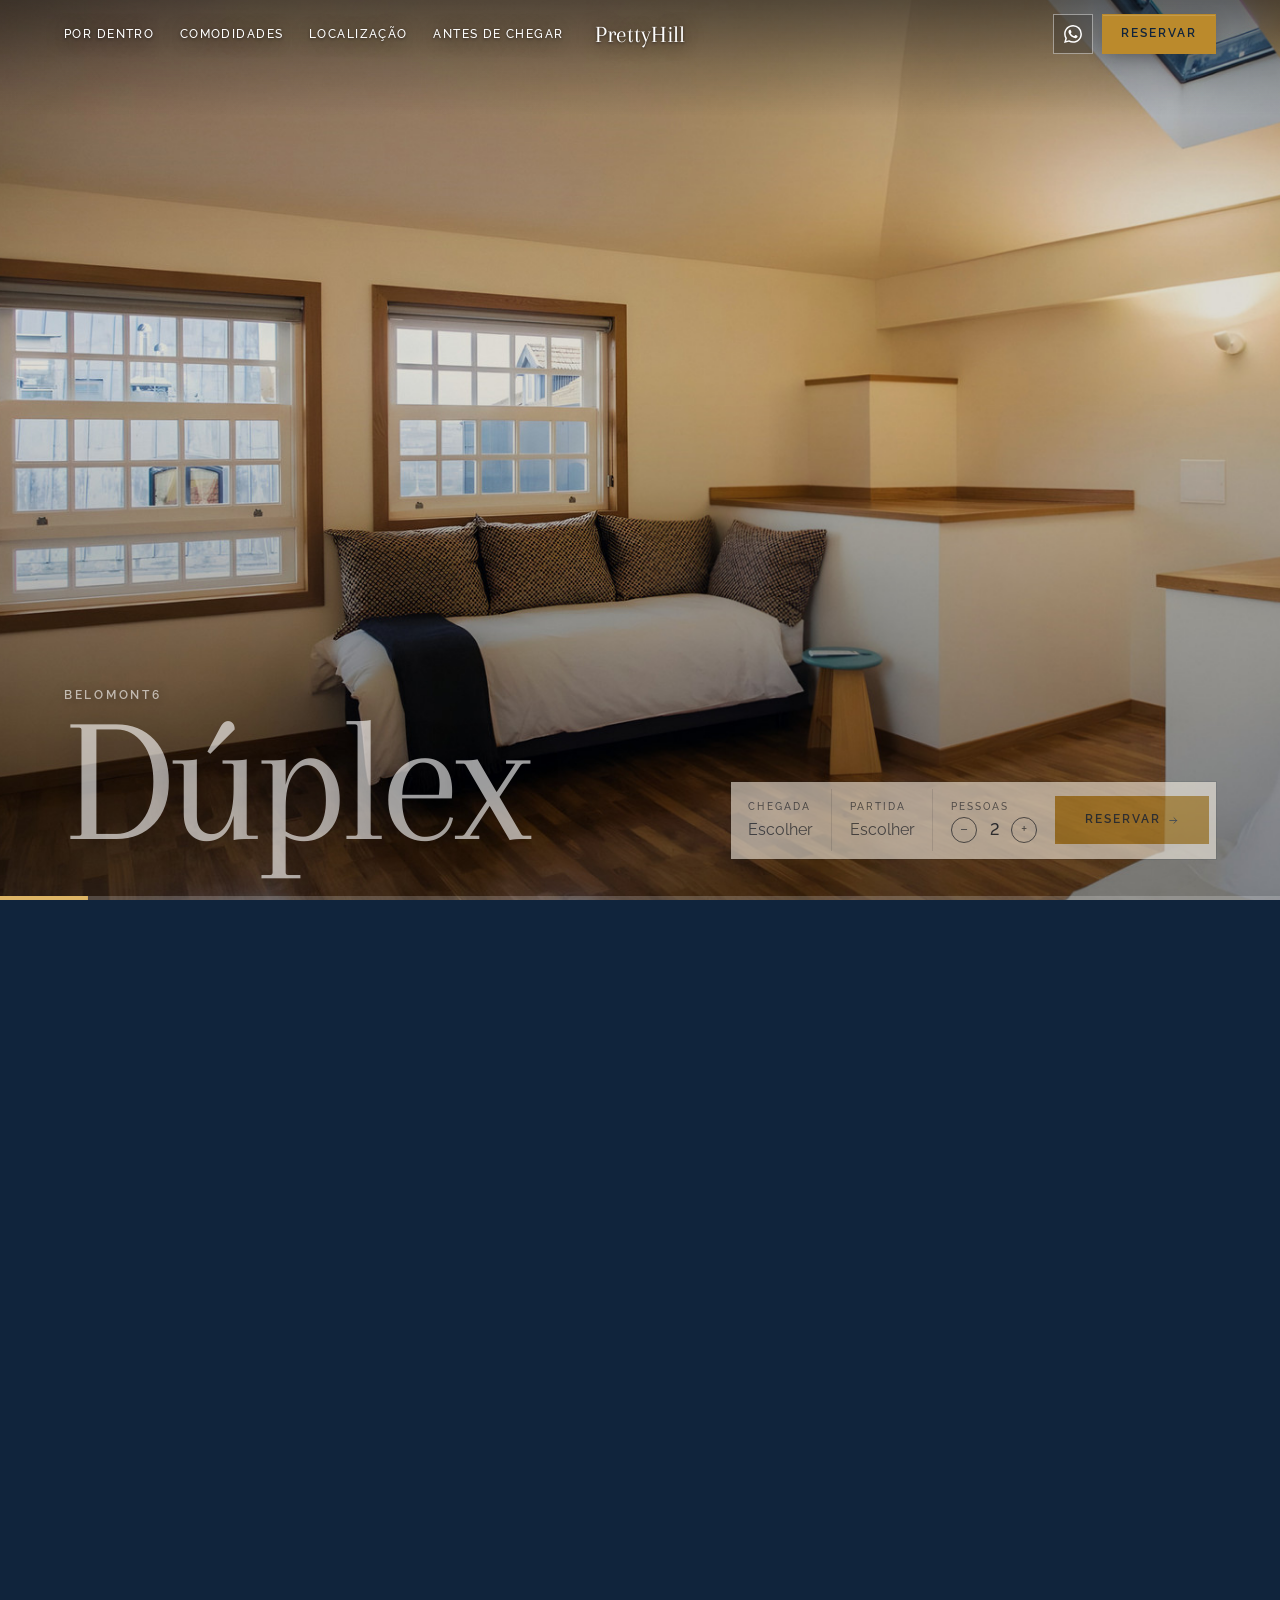
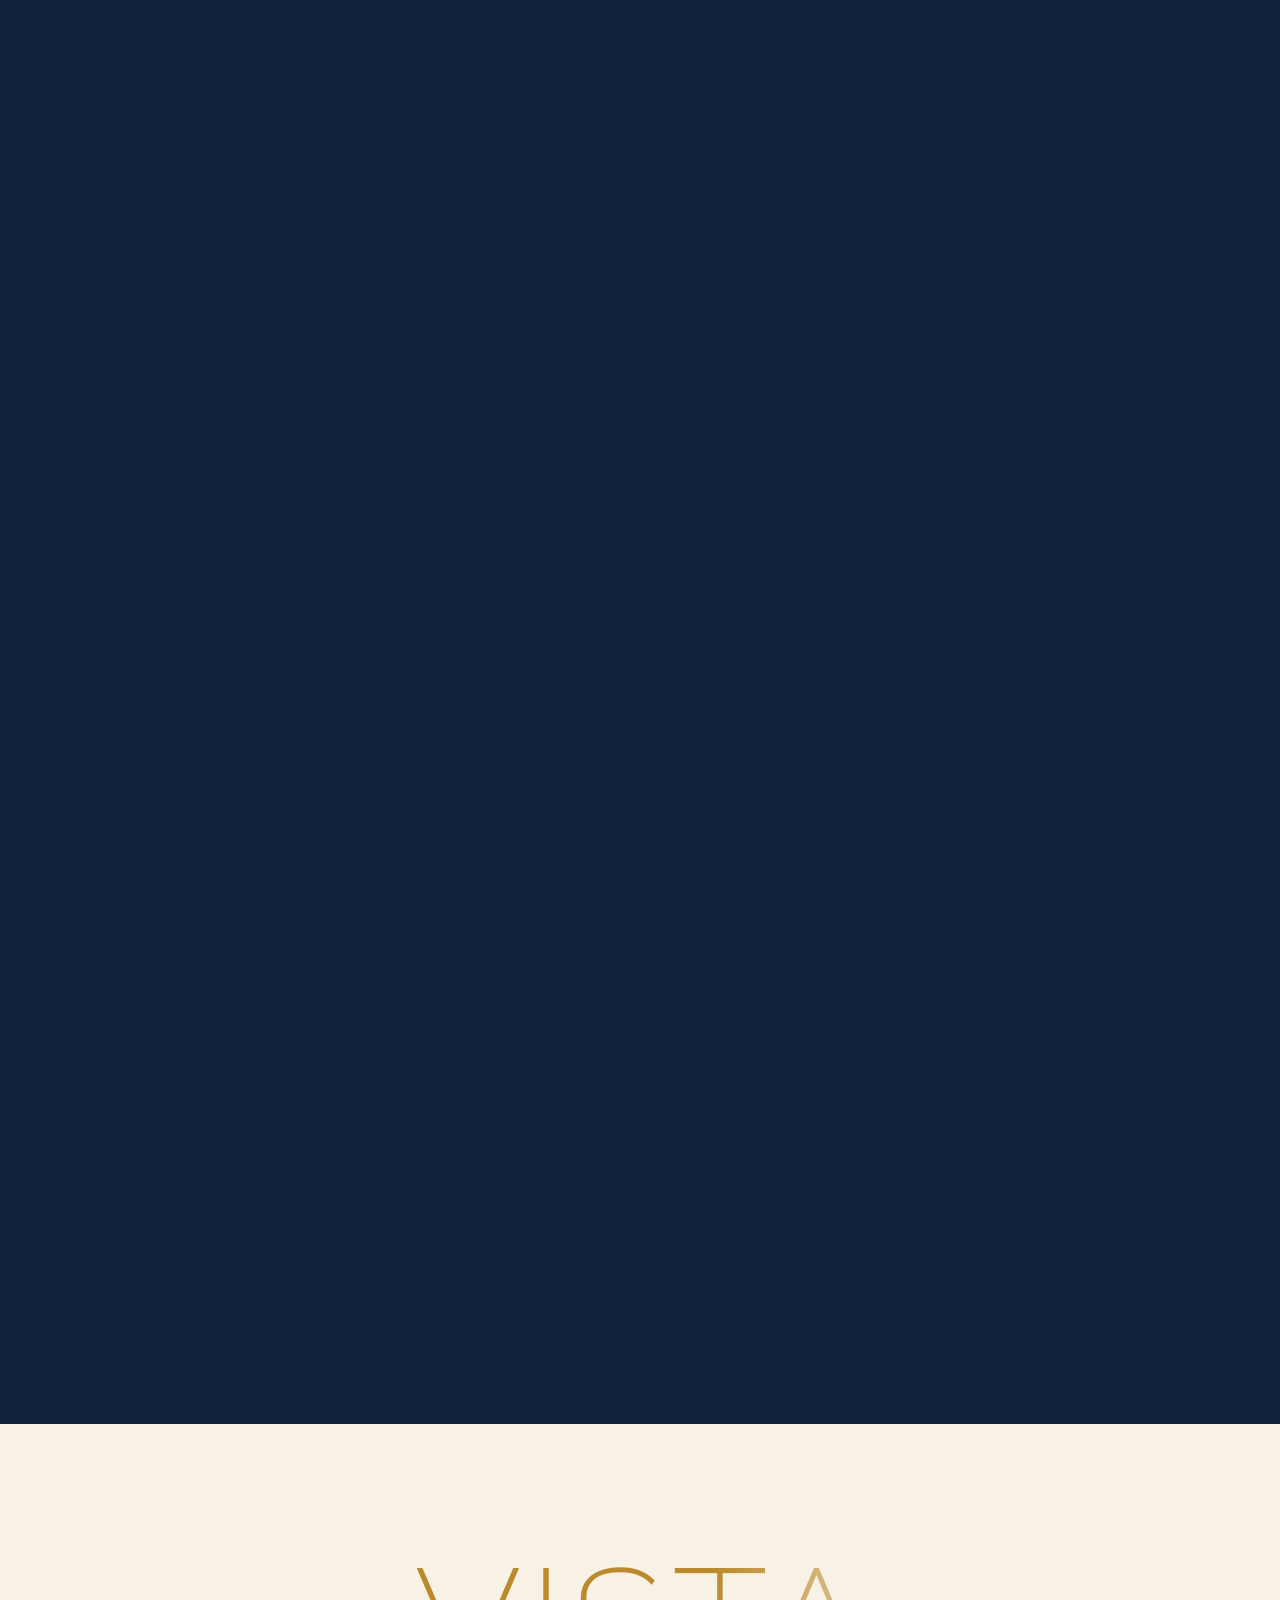
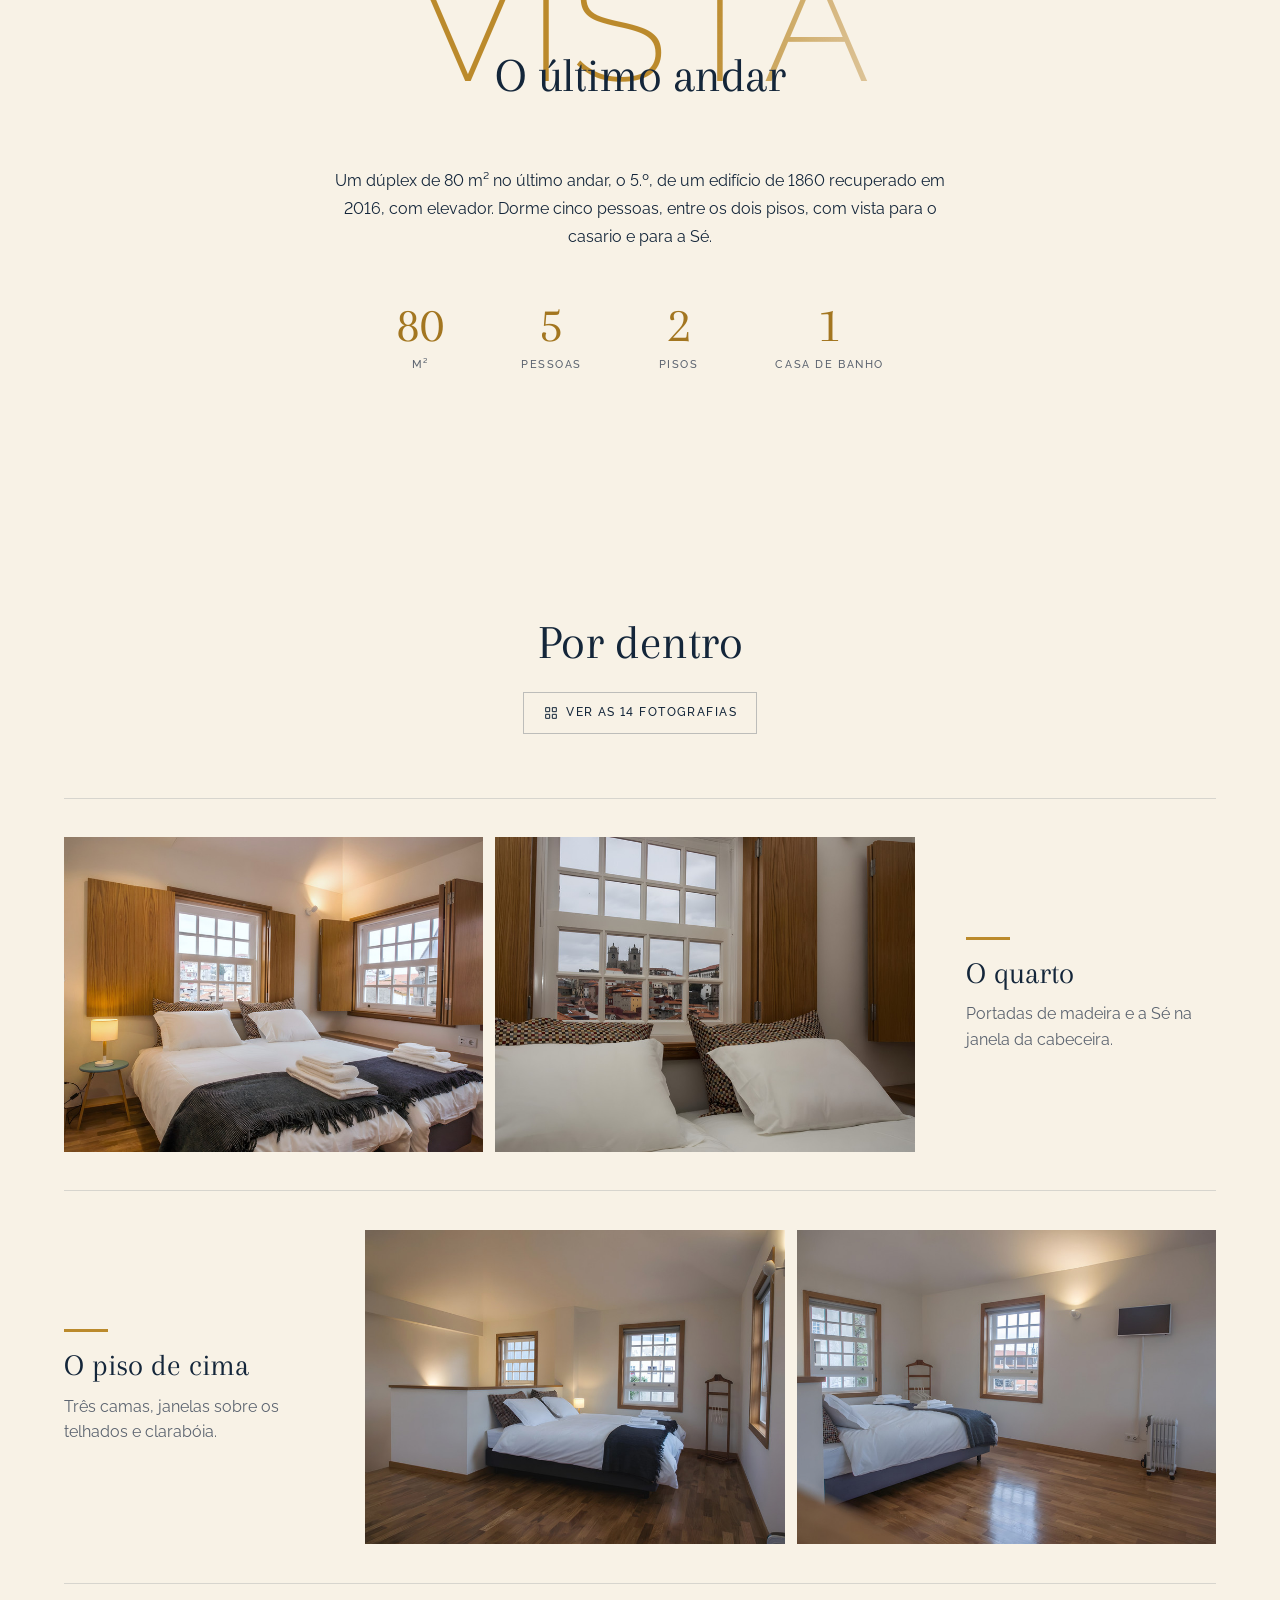
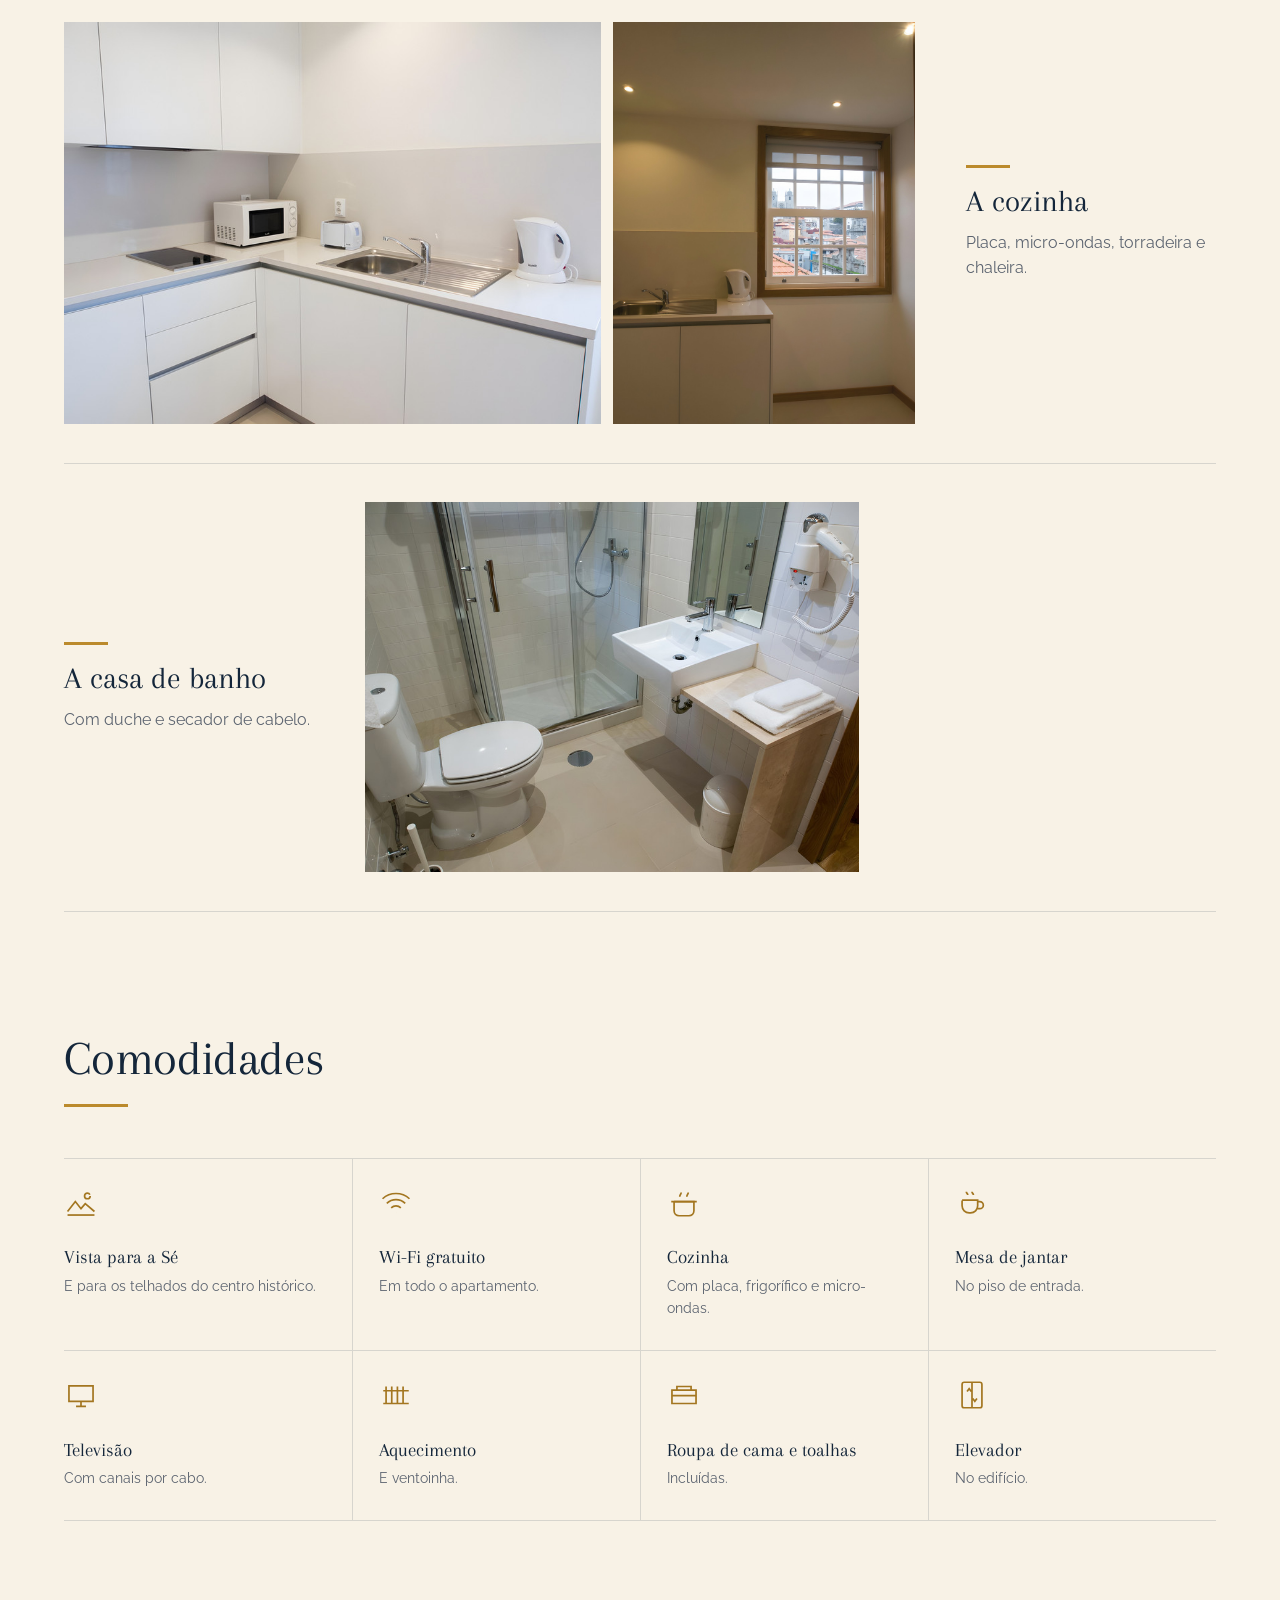
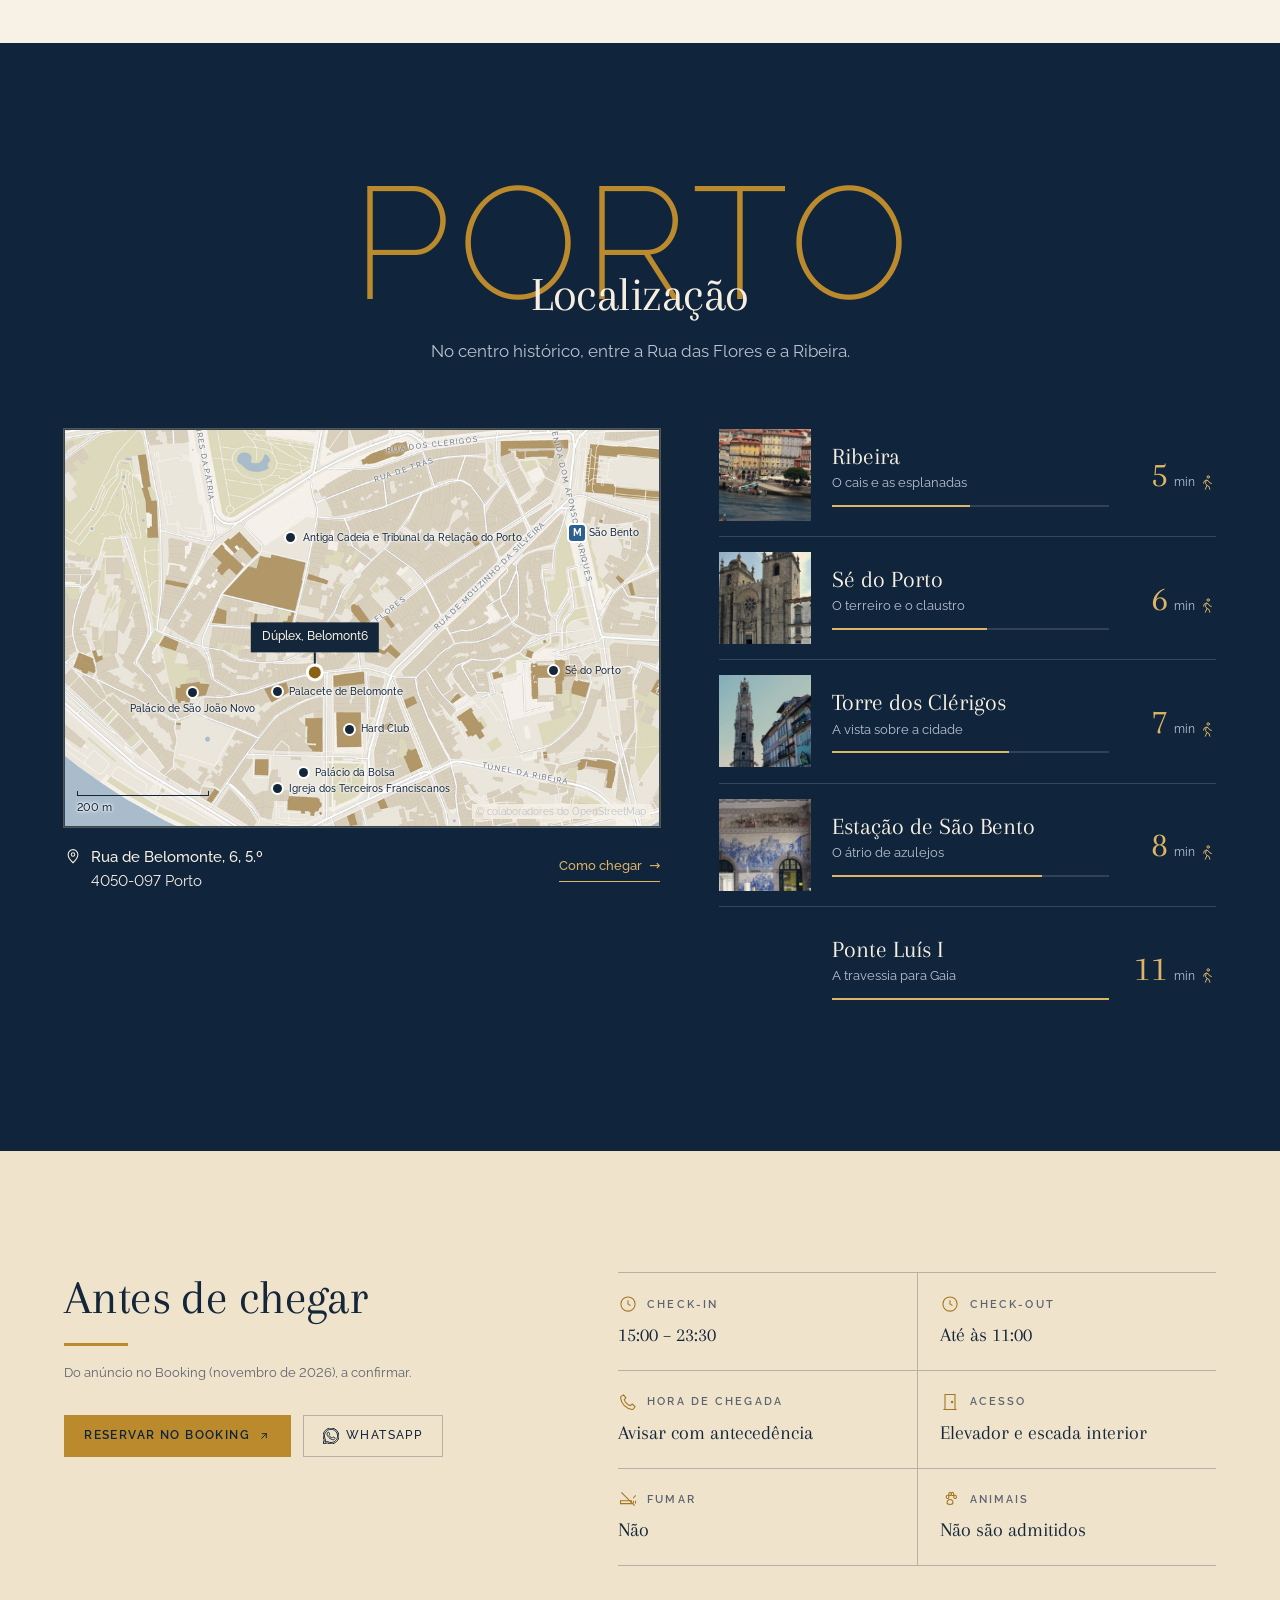
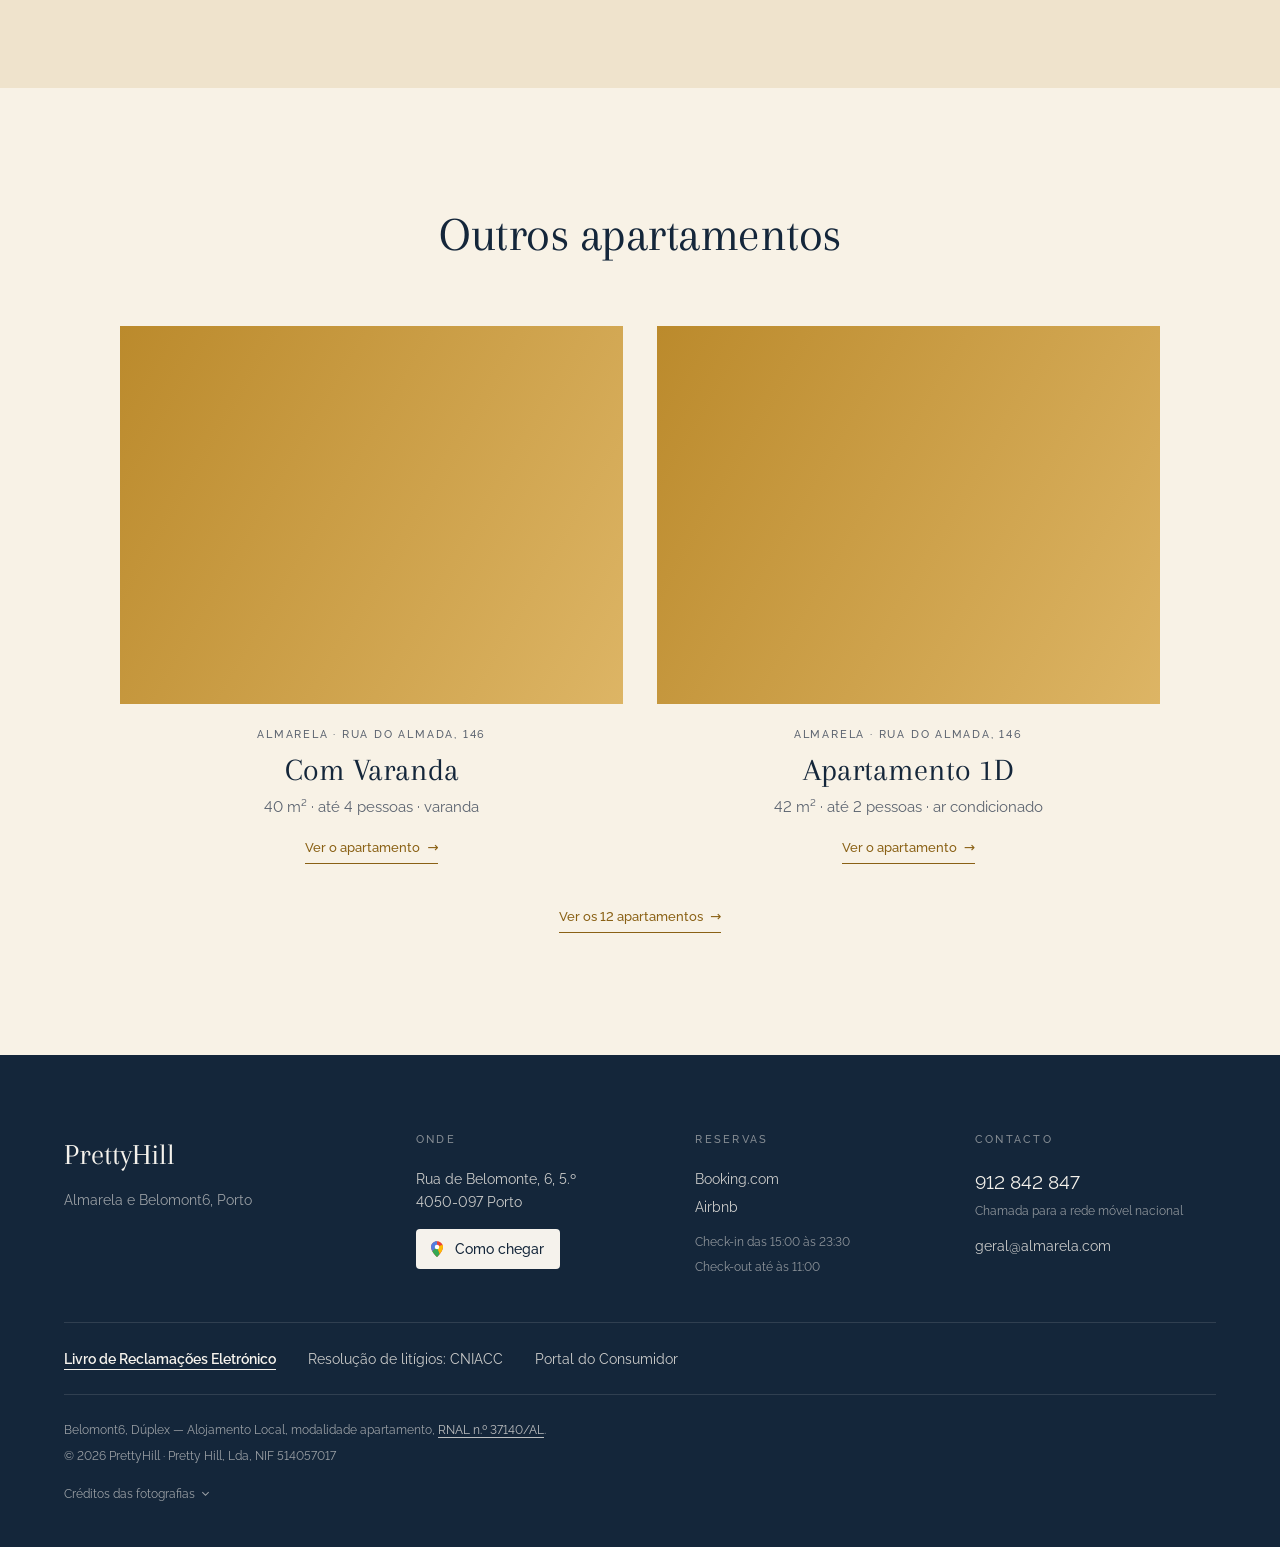
<file: site/belomont6-duplex/index.html>
<!doctype html>
<html lang="pt-PT">
<head>
<meta charset="utf-8">
<meta name="viewport" content="width=device-width, initial-scale=1">
<title>Dúplex, Belomont6 · PrettyHill, Porto</title>
<meta name="description" content="Dúplex de 80 m² para 5 pessoas no último andar do Belomont6, com vista para a Sé do Porto, a 250 metros da Ribeira.">
<meta property="og:title" content="Dúplex, Belomont6 · PrettyHill, Porto">
<meta property="og:description" content="Dúplex de 80 m² para 5 pessoas no último andar do Belomont6, com vista para a Sé do Porto, a 250 metros da Ribeira.">
<meta property="og:image" content="../assets/img/d-clhero-1400.jpg">
<meta name="robots" content="noindex">
<meta name="theme-color" content="#f8f2e6">
<link rel="icon" href="data:image/svg+xml,%3Csvg xmlns='http://www.w3.org/2000/svg' viewBox='0 0 32 32'%3E%3Crect width='32' height='32' rx='6' fill='%2314263a'/%3E%3Ctext x='16' y='22' font-family='Georgia' font-size='17' fill='%23f8f2e6' text-anchor='middle'%3EW%3C/text%3E%3C/svg%3E">
<link rel="preconnect" href="https://fonts.googleapis.com">
<link rel="preconnect" href="https://fonts.gstatic.com" crossorigin>
<link href="https://fonts.googleapis.com/css2?family=Arapey:ital@0;1&family=Raleway:wght@200;300;400;500;600&display=swap" rel="stylesheet">
<link rel="stylesheet" href="../assets/base.css">
<link rel="stylesheet" href="../assets/tema.css">
<link rel="stylesheet" href="../assets/agencia.css">
<link rel="stylesheet" href="../assets/agencia-roteiro.css">
<link rel="stylesheet" href="../assets/agencia-predios.css">
</head>
<body class="w-premium r-premium p-premium p-site r-site" style="--destaque:#8a6115;--destaque-2:#6b4b10;--destaque-claro:#cab896;--escuro:#10243c;--escuro-2:#163254">
<a class="saltar" href="#conteudo">Saltar para o conteúdo</a>

<header class="topo topo--centro w-topo" id="topo">
  <nav class="topo__nav" aria-label="Secções">
    <a href="#casa">Por dentro</a>
    <a href="#comodidades">Comodidades</a>
    <a href="#onde">Localização</a>
    <a href="#regras">Antes de chegar</a>
  </nav>
  <a class="topo__marca" href="../index.html" aria-label="PrettyHill, início"><span>PrettyHill</span></a>
  <div class="topo__res"><a class="topo__wpp" href="https://wa.me/351912842847?text=Ol%C3%A1%21%20Gostava%20de%20saber%20a%20disponibilidade%20para%20o%20D%C3%BAplex%2C%20Belomont6." target="_blank" rel="noopener" aria-label="Falar por WhatsApp"><svg class="i-wpp" viewBox="0 0 24 24" aria-hidden="true"><path d="M17.47 14.38c-.3-.15-1.76-.87-2.03-.97-.27-.1-.47-.15-.67.15-.2.3-.77.97-.94 1.16-.17.2-.35.22-.64.08-.3-.15-1.26-.46-2.39-1.48-.88-.79-1.48-1.76-1.65-2.06-.17-.3-.02-.46.13-.61.13-.13.3-.35.45-.52.15-.17.2-.3.3-.5.1-.2.05-.37-.03-.52-.07-.15-.67-1.61-.92-2.2-.24-.58-.49-.5-.67-.51h-.57c-.2 0-.52.07-.79.37-.27.3-1.04 1.02-1.04 2.48s1.07 2.88 1.21 3.07c.15.2 2.1 3.2 5.08 4.49.71.31 1.26.49 1.7.63.71.22 1.36.19 1.87.12.57-.09 1.76-.72 2-1.41.25-.7.25-1.29.18-1.41-.08-.13-.27-.2-.57-.35ZM12.05 21.79h-.01a9.87 9.87 0 0 1-5.03-1.38l-.36-.21-3.74.98 1-3.65-.24-.37a9.86 9.86 0 0 1-1.51-5.26c0-5.45 4.44-9.88 9.89-9.88 2.64 0 5.12 1.03 6.99 2.9a9.82 9.82 0 0 1 2.89 6.99c0 5.45-4.44 9.88-9.88 9.88Zm8.41-18.3A11.82 11.82 0 0 0 12.05 0C5.5 0 .16 5.34.16 11.89c0 2.1.55 4.14 1.59 5.95L.06 24l6.3-1.65a11.88 11.88 0 0 0 5.68 1.45h.01c6.55 0 11.89-5.34 11.89-11.9a11.82 11.82 0 0 0-3.48-8.41Z"/></svg></a><a class="botao botao--topo" href="#reservar">Reservar</a></div>
</header>

<main id="conteudo">

<section class="p-ct" id="inicio" data-cortinas style="--n:3">
  <div class="hero p-ct__palco">
    <figure class="p-ct__s p-ct__s--lados" style="z-index:3;--foco:40% 55%;--foco-tm:34% 50%"><span class="p-ct__m p-ct__m--a"><img src="../assets/img/d-clhero-2000.jpg" srcset="../assets/img/d-clhero-800.jpg 800w, ../assets/img/d-clhero-1400.jpg 1400w, ../assets/img/d-clhero-2000.jpg 2000w, ../assets/img/d-clhero.jpg 3000w" sizes="max(100vw, calc(100svh * 1.333))" alt="O piso de cima do Dúplex, com a cama junto às janelas" width="3000" height="2250" decoding="async"></span><span class="p-ct__m p-ct__m--b"><img src="../assets/img/d-clhero-2000.jpg" srcset="../assets/img/d-clhero-800.jpg 800w, ../assets/img/d-clhero-1400.jpg 1400w, ../assets/img/d-clhero-2000.jpg 2000w, ../assets/img/d-clhero.jpg 3000w" sizes="max(100vw, calc(100svh * 1.333))" alt="" width="3000" height="2250" decoding="async"></span></figure><figure class="p-ct__s p-ct__s--cima" style="z-index:2;--foco:50% 60%;--foco-tm:70% 50%"><span class="p-ct__m p-ct__m--a"><img src="../assets/img/d-mesa-2000.jpg" srcset="../assets/img/d-mesa-800.jpg 800w, ../assets/img/d-mesa-1400.jpg 1400w, ../assets/img/d-mesa-2000.jpg 2000w, ../assets/img/d-mesa.jpg 3000w" sizes="max(100vw, calc(100svh * 1.333))" alt="As camas, a mesa de jantar redonda e as portadas de madeira" width="3000" height="2250" decoding="async"></span><span class="p-ct__m p-ct__m--b"><img src="../assets/img/d-mesa-2000.jpg" srcset="../assets/img/d-mesa-800.jpg 800w, ../assets/img/d-mesa-1400.jpg 1400w, ../assets/img/d-mesa-2000.jpg 2000w, ../assets/img/d-mesa.jpg 3000w" sizes="max(100vw, calc(100svh * 1.333))" alt="" width="3000" height="2250" decoding="async"></span></figure><figure class="p-ct__s p-ct__s--fim" style="z-index:1;--foco:50% 62%;--foco-tm:8% 50%"><span class="p-ct__m p-ct__m--a"><img src="../assets/img/d-vista-2000.jpg" srcset="../assets/img/d-vista-800.jpg 800w, ../assets/img/d-vista-1400.jpg 1400w, ../assets/img/d-vista-2000.jpg 2000w, ../assets/img/d-vista.jpg 3840w" sizes="max(100vw, calc(100svh * 1.333))" alt="A vista do Dúplex: a Sé, o Paço Episcopal e os telhados do centro histórico" width="3840" height="2880" decoding="async"></span></figure>
    <div class="largura p-ct__t">
      <div><p class="p-ct__pr">Belomont6</p><h1 class="p-ct__nome" aria-label="Dúplex"><span><i aria-hidden="true" style="--d:0.25s">D</i><i aria-hidden="true" style="--d:0.31s">ú</i><i aria-hidden="true" style="--d:0.37s">p</i><i aria-hidden="true" style="--d:0.43s">l</i><i aria-hidden="true" style="--d:0.49s">e</i><i aria-hidden="true" style="--d:0.55s">x</i></span></h1></div>
      <form class="rb rb--barra-claro" id="reservar" data-casas="[{&quot;url&quot;: &quot;https://www.booking.com/hotel/pt/belomont6.pt-pt.html#RD200716002&quot;, &quot;max&quot;: 5, &quot;nome&quot;: &quot;Dúplex, Belomont6&quot;}]" data-sel="0">
      <button type="button" class="rb__campo" data-campo="in"><span>Chegada</span><b>Escolher</b></button>
      <button type="button" class="rb__campo" data-campo="out"><span>Partida</span><b>Escolher</b></button>
      <div class="rb__campo rb__pessoas"><span>Pessoas</span><div><button type="button" data-passo="-1" aria-label="Menos uma pessoa">−</button><output>2</output><button type="button" data-passo="1" aria-label="Mais uma pessoa">+</button></div></div>
      <a class="botao botao--seta rb__ir" href="https://www.booking.com/hotel/pt/belomont6.pt-pt.html#RD200716002" target="_blank" rel="noopener">Reservar</a>
      <div class="rb__cal" hidden></div>
    </form>
    </div>
    <div class="largura p-ct__legs"><p class="p-ct__leg" data-i="1"><span>Piso de entrada</span>O quarto e a mesa, entre portadas de madeira.</p><p class="p-ct__leg" data-i="2"><span>A vista</span>A Sé e os telhados do centro histórico.</p></div>
    <div class="p-ct__fio" aria-hidden="true"><i></i></div>
  </div>
</section>

<section class="p-sec p-intro" aria-labelledby="intro-t">
  <div class="largura">
    <header class="p-cab "><span class="p-gig" aria-hidden="true" data-gig>Vista</span><h2 class="p-tit" data-letras id="intro-t">O último andar</h2></header>
    <div class="p-intro__g"><div class="r-texto"><p>Um dúplex de 80 m² no último andar, o 5.º, de um edifício de 1860 recuperado em 2016, com elevador. Dorme cinco pessoas, entre os dois pisos, com vista para o casario e para a Sé.</p></div><ul class="p-nums p-nums--g"><li><b>80</b><span>m²</span></li><li><b>5</b><span>pessoas</span></li><li><b>2</b><span>pisos</span></li><li><b>1</b><span>casa de banho</span></li></ul></div>
  </div>
</section>

<section class="p-sec p-den" id="casa" aria-labelledby="casa-t">
  <div class="largura"><div class="p-den__cab"><header class="p-cab "><h2 class="p-tit" data-letras id="casa-t">Por dentro</h2></header><button type="button" class="botao r-bt p-ver" data-album="c"><svg viewBox="0 0 24 24" aria-hidden="true"><path d="M4 4h6v6H4zM14 4h6v6h-6zM4 14h6v6H4zM14 14h6v6h-6z"/></svg>Ver as 14 fotografias</button></div><ol><li class="p-den__l"><div class="p-den__f"><figure style="--ar:1.3333"><div data-abre><button type="button" class="r-fb" data-visor="c" data-indice="3" aria-label="Ver em grande: O quarto com as portadas de madeira e as camas juntas"><img src="../assets/img/d-quarto-1400.jpg" srcset="../assets/img/d-quarto-800.jpg 800w, ../assets/img/d-quarto-1400.jpg 1400w, ../assets/img/d-quarto-2000.jpg 2000w, ../assets/img/d-quarto.jpg 3000w" sizes="(max-width: 760px) 46vw, 34vw" alt="O quarto com as portadas de madeira e as camas juntas" width="3000" height="2250" loading="lazy" decoding="async"></button></div></figure><figure style="--ar:1.3333"><div data-abre><button type="button" class="r-fb" data-visor="c" data-indice="2" aria-label="Ver em grande: As almofadas e a janela com vista para a Sé"><img src="../assets/img/d-cabeceira-1400.jpg" srcset="../assets/img/d-cabeceira-800.jpg 800w, ../assets/img/d-cabeceira-1400.jpg 1400w, ../assets/img/d-cabeceira-2000.jpg 2000w, ../assets/img/d-cabeceira.jpg 3000w" sizes="(max-width: 760px) 46vw, 34vw" alt="As almofadas e a janela com vista para a Sé" width="3000" height="2250" loading="lazy" decoding="async"></button></div></figure></div><div class="p-den__t"><h3>O quarto</h3><p>Portadas de madeira e a Sé na janela da cabeceira.</p></div></li><li class="p-den__l p-den__l--inv"><div class="p-den__f"><figure style="--ar:1.3333"><div data-abre><button type="button" class="r-fb" data-visor="c" data-indice="8" aria-label="Ver em grande: O piso de cima, com a cama e as janelas"><img src="../assets/img/d-cima2-1400.jpg" srcset="../assets/img/d-cima2-800.jpg 800w, ../assets/img/d-cima2-1400.jpg 1400w, ../assets/img/d-cima2-2000.jpg 2000w, ../assets/img/d-cima2.jpg 3000w" sizes="(max-width: 760px) 46vw, 34vw" alt="O piso de cima, com a cama e as janelas" width="3000" height="2250" loading="lazy" decoding="async"></button></div></figure><figure style="--ar:1.3333"><div data-abre><button type="button" class="r-fb" data-visor="c" data-indice="9" aria-label="Ver em grande: A cama e a televisão do piso de cima"><img src="../assets/img/d-cima3-1400.jpg" srcset="../assets/img/d-cima3-800.jpg 800w, ../assets/img/d-cima3-1400.jpg 1400w, ../assets/img/d-cima3-2000.jpg 2000w, ../assets/img/d-cima3.jpg 3000w" sizes="(max-width: 760px) 46vw, 34vw" alt="A cama e a televisão do piso de cima" width="3000" height="2250" loading="lazy" decoding="async"></button></div></figure></div><div class="p-den__t"><h3>O piso de cima</h3><p>Três camas, janelas sobre os telhados e clarabóia.</p></div></li><li class="p-den__l"><div class="p-den__f"><figure style="--ar:1.3333"><div data-abre><button type="button" class="r-fb" data-visor="c" data-indice="10" aria-label="Ver em grande: A cozinha branca, com a bancada em L"><img src="../assets/img/d-coz-1400.jpg" srcset="../assets/img/d-coz-800.jpg 800w, ../assets/img/d-coz-1400.jpg 1400w, ../assets/img/d-coz-2000.jpg 2000w, ../assets/img/d-coz.jpg 3000w" sizes="(max-width: 760px) 46vw, 34vw" alt="A cozinha branca, com a bancada em L" width="3000" height="2250" loading="lazy" decoding="async"></button></div></figure><figure style="--ar:0.7500"><div data-abre><button type="button" class="r-fb" data-visor="c" data-indice="11" aria-label="Ver em grande: A janela da cozinha sobre os telhados"><img src="../assets/img/d-coz2-1400.jpg" srcset="../assets/img/d-coz2-800.jpg 800w, ../assets/img/d-coz2-1400.jpg 1400w, ../assets/img/d-coz2.jpg 2250w" sizes="(max-width: 760px) 46vw, 34vw" alt="A janela da cozinha sobre os telhados" width="2250" height="3000" loading="lazy" decoding="async"></button></div></figure></div><div class="p-den__t"><h3>A cozinha</h3><p>Placa, micro-ondas, torradeira e chaleira.</p></div></li><li class="p-den__l p-den__l--inv p-den__l--uma"><div class="p-den__f"><figure style="--ar:1.3333"><div data-abre><button type="button" class="r-fb" data-visor="c" data-indice="12" aria-label="Ver em grande: A casa de banho, com o duche e o lavatório"><img src="../assets/img/d-wc-1400.jpg" srcset="../assets/img/d-wc-800.jpg 800w, ../assets/img/d-wc-1400.jpg 1400w, ../assets/img/d-wc-2000.jpg 2000w, ../assets/img/d-wc.jpg 3000w" sizes="(max-width: 760px) 46vw, 34vw" alt="A casa de banho, com o duche e o lavatório" width="3000" height="2250" loading="lazy" decoding="async"></button></div></figure></div><div class="p-den__t"><h3>A casa de banho</h3><p>Com duche e secador de cabelo.</p></div></li></ol></div>
</section>

<section class="r-sec r-comods" id="comodidades" aria-labelledby="comod-t">
  <div class="largura">
    <header class="r-cab "><div class="r-cab__esq"><h2 class="r-tit" id="comod-t"><span>Comodidades</span></h2></div></header>
    <ul class="r-grelha"><li data-traca><svg viewBox="0 0 24 24" aria-hidden="true"><path d="M2.5 18l5.5-7 4 5 3-3.5 6.5 5.5"/><circle cx="16.5" cy="7" r="2"/><path d="M2.5 20.5h19"/></svg><h3>Vista para a Sé</h3><p>E para os telhados do centro histórico.</p></li><li data-traca><svg viewBox="0 0 24 24" aria-hidden="true"><path d="M2.5 9a14 14 0 0 1 19 0M5.5 12.2a9.5 9.5 0 0 1 13 0M8.6 15.4a5 5 0 0 1 6.8 0"/><path d="M12 18.6h.01"/></svg><h3>Wi-Fi gratuito</h3><p>Em todo o apartamento.</p></li><li data-traca><svg viewBox="0 0 24 24" aria-hidden="true"><path d="M5 11h14v6.5A3.5 3.5 0 0 1 15.5 21h-7A3.5 3.5 0 0 1 5 17.5z"/><path d="M3 11h18M9 7.5c0-1.5 1-1.5 1-3M14 7.5c0-1.5 1-1.5 1-3"/></svg><h3>Cozinha</h3><p>Com placa, frigorífico e micro-ondas.</p></li><li data-traca><svg viewBox="0 0 24 24" aria-hidden="true"><path d="M5 10h11v4a5 5 0 0 1-5 5h-1a5 5 0 0 1-5-5z"/><path d="M16 11h1.5a2.5 2.5 0 0 1 0 5H16M8 4c0 1.2 1 1.2 1 2.4M12 4c0 1.2 1 1.2 1 2.4"/></svg><h3>Mesa de jantar</h3><p>No piso de entrada.</p></li><li data-traca><svg viewBox="0 0 24 24" aria-hidden="true"><path d="M3.5 5.5h17v11h-17z"/><path d="M8.5 20h7M12 16.5V20"/></svg><h3>Televisão</h3><p>Com canais por cabo.</p></li><li data-traca><svg viewBox="0 0 24 24" aria-hidden="true"><path d="M5 6v12M9 6v12M13 6v12M17 6v12M3 18h18M3 9h18"/></svg><h3>Aquecimento</h3><p>E ventoinha.</p></li><li data-traca><svg viewBox="0 0 24 24" aria-hidden="true"><path d="M3.5 8.5h17v9.5h-17z"/><path d="M3.5 12.5h17M7 8.5V6h10v2.5"/></svg><h3>Roupa de cama e toalhas</h3><p>Incluídas.</p></li><li data-traca><svg viewBox="0 0 24 24" aria-hidden="true"><rect x="5" y="3" width="14" height="18" rx="1.5"/><path d="M12 3v18M8.5 9.5l1.5-2 1.5 2M12.5 14.5l1.5 2 1.5-2"/></svg><h3>Elevador</h3><p>No edifício.</p></li></ul>
  </div>
</section>

<section class="p-sec p-onde" id="onde" aria-labelledby="onde-t">
  <div class="largura">
    <header class="p-cab "><span class="p-gig" aria-hidden="true" data-gig>Porto</span><h2 class="p-tit" data-letras id="onde-t">Localização</h2><p class="p-frase">No centro histórico, entre a Rua das Flores e a Ribeira.</p></header>
    <div class="p-onde__g">
      <div class="p-onde__m"><figure class="w-mapa r-mapa" style="--ar:1.5000">
        <img src="../assets/img/mapa-c.jpg" srcset="../assets/img/mapa-c-800.jpg 900w, ../assets/img/mapa-c.jpg 1800w" sizes="(max-width: 900px) 100vw, 58vw" alt="Mapa com a localização de Dúplex, Belomont6, em Rua de Belomonte, 6, 5.º" width="1800" height="1200" loading="lazy">
        <span class="w-rua" style="left:71.51%;top:36.85%;--a:-44.3deg">Rua de Mouzinho da Silveira</span><span class="w-rua" style="left:77.46%;top:87.01%;--a:11.3deg">Túnel da Ribeira</span><span class="w-rua" style="left:84.99%;top:17.97%;--a:77.0deg">Avenida Dom Afonso Henriques</span><span class="w-rua" style="left:22.28%;top:-1.73%;--a:79.5deg">Campo dos Mártires da Pátria</span><span class="w-rua" style="left:62.0%;top:3.8%;--a:-7.4deg">Rua dos Clérigos</span><span class="w-rua" style="left:51.82%;top:48.7%;--a:-37.7deg">Rua das Flores</span><span class="w-rua" style="left:56.99%;top:10.2%;--a:-18.7deg">Rua de Trás</span>
        <span class="w-ref w-ref--lugar w-ref--d" style="left:40.13%;top:86.71%"><i></i><b>Palácio da Bolsa</b></span><span class="w-ref w-ref--lugar w-ref--d w-ref--menor" style="left:82.19%;top:60.92%"><i></i><b>Sé do Porto</b></span><span class="w-ref w-ref--metro w-ref--d w-ref--menor" style="left:86.19%;top:25.92%"><i>M</i><b>São Bento</b></span><span class="w-ref w-ref--lugar w-ref--d w-ref--menor" style="left:35.69%;top:66.24%"><i></i><b>Palacete de Belomonte</b></span><span class="w-ref w-ref--lugar w-ref--d" style="left:47.8%;top:75.69%"><i></i><b>Hard Club</b></span><span class="w-ref w-ref--lugar w-ref--b w-ref--menor" style="left:21.46%;top:66.26%"><i></i><b>Palácio de São João Novo</b></span><span class="w-ref w-ref--lugar w-ref--d w-ref--menor" style="left:35.71%;top:90.67%"><i></i><b>Igreja dos Terceiros Franciscanos</b></span><span class="w-ref w-ref--lugar w-ref--d w-ref--menor" style="left:37.97%;top:27.23%"><i></i><b>Antiga Cadeia e Tribunal da Relação do Porto</b></span>
        <span class="w-pino" style="left:42.08%;top:60.35%"><b>Dúplex, Belomont6</b><i></i></span>
        <span class="w-escala" style="--pc:22.22%"><i></i>200 m</span>
        <figcaption>© colaboradores do OpenStreetMap</figcaption>
      </figure>
        <div class="p-onde__mor"><p class="r-morada"><svg viewBox="0 0 24 24" aria-hidden="true"><path d="M12 21s-6.5-6.1-6.5-11A6.5 6.5 0 0 1 18.5 10c0 4.9-6.5 11-6.5 11z"/><circle cx="12" cy="10" r="2.3"/></svg><span><b>Rua de Belomonte, 6, 5.º</b>4050-097 Porto</span></p><a class="r-seta" href="https://www.google.com/maps/dir/?api=1&amp;destination=41.142832,-8.61552" target="_blank" rel="noopener">Como chegar <span aria-hidden="true">→</span></a></div></div>
      <ol class="p-lugs"><li class="p-lug" data-sobe style="--i:0"><figure><img src="../assets/img/l-ribeira-800.jpg" srcset="../assets/img/l-ribeira-800.jpg 800w, ../assets/img/l-ribeira.jpg 1500w" sizes="120px" alt="As casas da Ribeira, junto ao Douro" width="1500" height="2000" loading="lazy" decoding="async"></figure>
          <div><h3>Ribeira</h3><p>O cais e as esplanadas</p><span class="p-fio" style="--w:0.498"></span></div>
          <b>5<small>min <svg viewBox="0 0 24 24" aria-hidden="true"><circle cx="13" cy="4.2" r="1.7"/><path d="M9 21.5l2.2-5.4-2-2.6 1-5 3 1.2 1.6 2.6 2.7 1M10.2 8.5 7.4 10l-.8 3M11.2 16.1l3 1.6 1 3.8"/></svg></small></b></li><li class="p-lug" data-sobe style="--i:1"><figure><img src="../assets/img/l-se-800.jpg" srcset="../assets/img/l-se-800.jpg 800w, ../assets/img/l-se.jpg 1500w" sizes="120px" alt="A fachada da Sé do Porto" width="1500" height="2000" loading="lazy" decoding="async"></figure>
          <div><h3>Sé do Porto</h3><p>O terreiro e o claustro</p><span class="p-fio" style="--w:0.560"></span></div>
          <b>6<small>min <svg viewBox="0 0 24 24" aria-hidden="true"><circle cx="13" cy="4.2" r="1.7"/><path d="M9 21.5l2.2-5.4-2-2.6 1-5 3 1.2 1.6 2.6 2.7 1M10.2 8.5 7.4 10l-.8 3M11.2 16.1l3 1.6 1 3.8"/></svg></small></b></li><li class="p-lug" data-sobe style="--i:2"><figure><img src="../assets/img/l-clerigos-800.jpg" srcset="../assets/img/l-clerigos-800.jpg 800w, ../assets/img/l-clerigos.jpg 1500w" sizes="120px" alt="A Torre dos Clérigos entre as casas da rua" width="1500" height="2000" loading="lazy" decoding="async"></figure>
          <div><h3>Torre dos Clérigos</h3><p>A vista sobre a cidade</p><span class="p-fio" style="--w:0.638"></span></div>
          <b>7<small>min <svg viewBox="0 0 24 24" aria-hidden="true"><circle cx="13" cy="4.2" r="1.7"/><path d="M9 21.5l2.2-5.4-2-2.6 1-5 3 1.2 1.6 2.6 2.7 1M10.2 8.5 7.4 10l-.8 3M11.2 16.1l3 1.6 1 3.8"/></svg></small></b></li><li class="p-lug" data-sobe style="--i:3"><figure><img src="../assets/img/l-sao-bento-800.jpg" srcset="../assets/img/l-sao-bento-800.jpg 800w, ../assets/img/l-sao-bento.jpg 1500w" sizes="120px" alt="Os azulejos do átrio da Estação de São Bento" width="1500" height="2000" loading="lazy" decoding="async"></figure>
          <div><h3>Estação de São Bento</h3><p>O átrio de azulejos</p><span class="p-fio" style="--w:0.757"></span></div>
          <b>8<small>min <svg viewBox="0 0 24 24" aria-hidden="true"><circle cx="13" cy="4.2" r="1.7"/><path d="M9 21.5l2.2-5.4-2-2.6 1-5 3 1.2 1.6 2.6 2.7 1M10.2 8.5 7.4 10l-.8 3M11.2 16.1l3 1.6 1 3.8"/></svg></small></b></li><li class="p-lug" data-sobe style="--i:4"><figure><img src="../assets/img/l-ponte-800.jpg" srcset="../assets/img/l-ponte-800.jpg 800w, ../assets/img/l-ponte.jpg 1500w" sizes="120px" alt="A Ponte Luís I iluminada ao anoitecer" width="1500" height="2000" loading="lazy" decoding="async"></figure>
          <div><h3>Ponte Luís I</h3><p>A travessia para Gaia</p><span class="p-fio" style="--w:1.000"></span></div>
          <b>11<small>min <svg viewBox="0 0 24 24" aria-hidden="true"><circle cx="13" cy="4.2" r="1.7"/><path d="M9 21.5l2.2-5.4-2-2.6 1-5 3 1.2 1.6 2.6 2.7 1M10.2 8.5 7.4 10l-.8 3M11.2 16.1l3 1.6 1 3.8"/></svg></small></b></li></ol>
    </div>
  </div>
</section>

<section class="r-sec r-antes" id="regras" aria-labelledby="antes-t">
  <div class="largura r-antes__g">
    <div><h2 class="r-tit" id="antes-t"><span>Antes de chegar</span></h2><p class="r-nota">Do anúncio no Booking (novembro de 2026), a confirmar.</p><div class="r-bts"><a class="botao r-bt r-bt--cheio" href="https://www.booking.com/hotel/pt/belomont6.pt-pt.html#RD200716002" target="_blank" rel="noopener">Reservar no Booking <svg class="w-fora" viewBox="0 0 24 24" aria-hidden="true"><path d="M8 16 16 8M9 8h7v7"/></svg></a><a class="botao r-bt" href="https://wa.me/351912842847?text=Ol%C3%A1%21%20Gostava%20de%20saber%20a%20disponibilidade%20para%20o%20D%C3%BAplex%2C%20Belomont6." target="_blank" rel="noopener"><svg class="i-wpp" viewBox="0 0 24 24" aria-hidden="true"><path d="M17.47 14.38c-.3-.15-1.76-.87-2.03-.97-.27-.1-.47-.15-.67.15-.2.3-.77.97-.94 1.16-.17.2-.35.22-.64.08-.3-.15-1.26-.46-2.39-1.48-.88-.79-1.48-1.76-1.65-2.06-.17-.3-.02-.46.13-.61.13-.13.3-.35.45-.52.15-.17.2-.3.3-.5.1-.2.05-.37-.03-.52-.07-.15-.67-1.61-.92-2.2-.24-.58-.49-.5-.67-.51h-.57c-.2 0-.52.07-.79.37-.27.3-1.04 1.02-1.04 2.48s1.07 2.88 1.21 3.07c.15.2 2.1 3.2 5.08 4.49.71.31 1.26.49 1.7.63.71.22 1.36.19 1.87.12.57-.09 1.76-.72 2-1.41.25-.7.25-1.29.18-1.41-.08-.13-.27-.2-.57-.35ZM12.05 21.79h-.01a9.87 9.87 0 0 1-5.03-1.38l-.36-.21-3.74.98 1-3.65-.24-.37a9.86 9.86 0 0 1-1.51-5.26c0-5.45 4.44-9.88 9.89-9.88 2.64 0 5.12 1.03 6.99 2.9a9.82 9.82 0 0 1 2.89 6.99c0 5.45-4.44 9.88-9.88 9.88Zm8.41-18.3A11.82 11.82 0 0 0 12.05 0C5.5 0 .16 5.34.16 11.89c0 2.1.55 4.14 1.59 5.95L.06 24l6.3-1.65a11.88 11.88 0 0 0 5.68 1.45h.01c6.55 0 11.89-5.34 11.89-11.9a11.82 11.82 0 0 0-3.48-8.41Z"/></svg>WhatsApp</a></div></div>
    <dl class="r-antes__dl"><div><dt><svg viewBox="0 0 24 24" aria-hidden="true"><circle cx="12" cy="12" r="8.5"/><path d="M12 7.5V12l3 2"/></svg>Check-in</dt><dd>15:00 – 23:30</dd></div><div><dt><svg viewBox="0 0 24 24" aria-hidden="true"><circle cx="12" cy="12" r="8.5"/><path d="M12 7.5V12l3 2"/></svg>Check-out</dt><dd>até às 11:00</dd></div><div><dt><svg viewBox="0 0 24 24" aria-hidden="true"><path d="M6.5 3.5l3 3.5-2 2.2a12 12 0 0 0 7.3 7.3l2.2-2 3.5 3-1.8 2.6c-.4.6-1.1.9-1.8.8C9.5 20 4 14.5 3.1 7.1c-.1-.7.2-1.4.8-1.8z"/></svg>Hora de chegada</dt><dd>avisar com antecedência</dd></div><div><dt><svg viewBox="0 0 24 24" aria-hidden="true"><path d="M6 21V3h12v18M4 21h16"/><circle cx="14.5" cy="12" r=".9"/></svg>Acesso</dt><dd>elevador e escada interior</dd></div><div><dt><svg viewBox="0 0 24 24" aria-hidden="true"><path d="M3 14h13v3.5H3zM18.5 14v3.5M21 14v3.5M18.5 11c0-1.6 2.5-1.6 2.5-3.5"/><path d="M4 4l16 16"/></svg>Fumar</dt><dd>não</dd></div><div><dt><svg viewBox="0 0 24 24" aria-hidden="true"><path d="M7.5 9.5a1.6 2 0 1 0 0-.1zM16.5 9.5a1.6 2 0 1 0 0-.1zM10.5 6a1.5 1.9 0 1 0 0-.1zM13.5 6a1.5 1.9 0 1 0 0-.1z"/><path d="M8.5 16.5c0-2.2 1.6-4 3.5-4s3.5 1.8 3.5 4c0 1.6-1.5 2-3.5 2s-3.5-.4-3.5-2z"/></svg>Animais</dt><dd>não são admitidos</dd></div></dl>
  </div>
</section>

<section class="p-sec p-outras" aria-labelledby="outras-t">
  <div class="largura">
    <header class="p-cab "><h2 class="p-tit" data-letras id="outras-t">Outros apartamentos</h2></header>
    <ul class="p-carts p-carts--2"><li class="p-cart"><a href="../almarela-com-varanda/index.html">
      <figure data-abre><img src="../assets/img/v-capa-1400.jpg" srcset="../assets/img/v-capa-800.jpg 800w, ../assets/img/v-capa-1400.jpg 1400w, ../assets/img/v-capa-2000.jpg 2000w, ../assets/img/v-capa.jpg 3000w" sizes="(max-width: 760px) 90vw, 40vw" alt="As três portas altas, com a cama e o sofá" width="3000" height="2250" loading="lazy" decoding="async"></figure>
      <p class="p-rua">Almarela · Rua do Almada, 146</p>
      <h3>Com Varanda</h3>
      <p class="p-cart__l">40 m² · até 4 pessoas · varanda</p>
      <span class="r-seta">Ver o apartamento <span aria-hidden="true">→</span></span>
    </a></li><li class="p-cart"><a href="../almarela-1d/index.html">
      <figure data-abre><img src="../assets/img/a-sala-1400.jpg" srcset="../assets/img/a-sala-800.jpg 800w, ../assets/img/a-sala-1400.jpg 1400w, ../assets/img/a-sala-2000.jpg 2000w, ../assets/img/a-sala.jpg 3000w" sizes="(max-width: 760px) 90vw, 40vw" alt="O apartamento 1D, com a cama, a janela e a mesa de jantar" width="3000" height="2250" loading="lazy" decoding="async"></figure>
      <p class="p-rua">Almarela · Rua do Almada, 146</p>
      <h3>Apartamento 1D</h3>
      <p class="p-cart__l">42 m² · até 2 pessoas · ar condicionado</p>
      <span class="r-seta">Ver o apartamento <span aria-hidden="true">→</span></span>
    </a></li></ul>
    <p class="p-outras__v"><a class="r-seta" href="../index.html#casas">Ver os 12 apartamentos <span aria-hidden="true">→</span></a></p>
  </div>
</section>

<div class="alb" id="alb-c" role="dialog" aria-modal="true" aria-label="Todas as fotografias de Dúplex, Belomont6" hidden>
  <div class="alb__cab"><p class="alb__nome">Dúplex, Belomont6 <small>14 fotografias</small></p><nav class="alb__ind" aria-label="Divisões"><a href="#alb-c-vista">A vista</a><a href="#alb-c-quarto">Quarto e mesa</a><a href="#alb-c-escada">Escada</a><a href="#alb-c-cima">Piso de cima</a><a href="#alb-c-cozinha">Cozinha</a><a href="#alb-c-wc">Casa de banho</a><a href="#alb-c-manha">Pequeno-almoço</a></nav><button type="button" class="alb__x" aria-label="Fechar"><svg viewBox="0 0 24 24"><path d="M5 5l14 14M19 5L5 19"/></svg></button></div>
  <div class="alb__corpo"><section class="alb__div" id="alb-c-vista"><h3>A vista <small>3</small></h3><div class="alb__fotos"><button type="button" style="--ar:1.3333" data-visor="c-vista" data-indice="0" aria-label="Ver em grande: A vista do Dúplex: a Sé, o Paço Episcopal e os telhados do centro histórico"><img src="../assets/img/d-vista-1400.jpg" srcset="../assets/img/d-vista-800.jpg 800w, ../assets/img/d-vista-1400.jpg 1400w, ../assets/img/d-vista-2000.jpg 2000w, ../assets/img/d-vista.jpg 3840w" sizes="(max-width: 760px) 92vw, 40vw" alt="A vista do Dúplex: a Sé, o Paço Episcopal e os telhados do centro histórico" width="3840" height="2880" loading="lazy" decoding="async"></button><button type="button" style="--ar:1.3333" data-visor="c-vista" data-indice="1" aria-label="Ver em grande: A janela do quarto, com a Sé do Porto ao fundo"><img src="../assets/img/d-janela-1400.jpg" srcset="../assets/img/d-janela-800.jpg 800w, ../assets/img/d-janela-1400.jpg 1400w, ../assets/img/d-janela-2000.jpg 2000w, ../assets/img/d-janela.jpg 3000w" sizes="(max-width: 760px) 92vw, 40vw" alt="A janela do quarto, com a Sé do Porto ao fundo" width="3000" height="2250" loading="lazy" decoding="async"></button><button type="button" style="--ar:1.3333" data-visor="c-vista" data-indice="2" aria-label="Ver em grande: As almofadas e a janela com vista para a Sé"><img src="../assets/img/d-cabeceira-1400.jpg" srcset="../assets/img/d-cabeceira-800.jpg 800w, ../assets/img/d-cabeceira-1400.jpg 1400w, ../assets/img/d-cabeceira-2000.jpg 2000w, ../assets/img/d-cabeceira.jpg 3000w" sizes="(max-width: 760px) 92vw, 40vw" alt="As almofadas e a janela com vista para a Sé" width="3000" height="2250" loading="lazy" decoding="async"></button></div></section><section class="alb__div" id="alb-c-quarto"><h3>Quarto e mesa <small>2</small></h3><div class="alb__fotos"><button type="button" style="--ar:1.3333" data-visor="c-quarto" data-indice="0" aria-label="Ver em grande: O quarto com as portadas de madeira e as camas juntas"><img src="../assets/img/d-quarto-1400.jpg" srcset="../assets/img/d-quarto-800.jpg 800w, ../assets/img/d-quarto-1400.jpg 1400w, ../assets/img/d-quarto-2000.jpg 2000w, ../assets/img/d-quarto.jpg 3000w" sizes="(max-width: 760px) 92vw, 40vw" alt="O quarto com as portadas de madeira e as camas juntas" width="3000" height="2250" loading="lazy" decoding="async"></button><button type="button" style="--ar:1.3333" data-visor="c-quarto" data-indice="1" aria-label="Ver em grande: As camas, a mesa de jantar redonda e as portadas de madeira"><img src="../assets/img/d-mesa-1400.jpg" srcset="../assets/img/d-mesa-800.jpg 800w, ../assets/img/d-mesa-1400.jpg 1400w, ../assets/img/d-mesa-2000.jpg 2000w, ../assets/img/d-mesa.jpg 3000w" sizes="(max-width: 760px) 92vw, 40vw" alt="As camas, a mesa de jantar redonda e as portadas de madeira" width="3000" height="2250" loading="lazy" decoding="async"></button></div></section><section class="alb__div" id="alb-c-escada"><h3>Escada <small>1</small></h3><div class="alb__fotos"><button type="button" style="--ar:0.7500" data-visor="c-escada" data-indice="0" aria-label="Ver em grande: A escada de madeira para o piso de cima"><img src="../assets/img/d-escada-1400.jpg" srcset="../assets/img/d-escada-800.jpg 800w, ../assets/img/d-escada-1400.jpg 1400w, ../assets/img/d-escada.jpg 2250w" sizes="(max-width: 760px) 92vw, 40vw" alt="A escada de madeira para o piso de cima" width="2250" height="3000" loading="lazy" decoding="async"></button></div></section><section class="alb__div" id="alb-c-cima"><h3>Piso de cima <small>4</small></h3><div class="alb__fotos"><button type="button" style="--ar:1.3333" data-visor="c-cima" data-indice="0" aria-label="Ver em grande: As camas do piso de cima, por baixo da clarabóia"><img src="../assets/img/d-cima-1400.jpg" srcset="../assets/img/d-cima-800.jpg 800w, ../assets/img/d-cima-1400.jpg 1400w, ../assets/img/d-cima-2000.jpg 2000w, ../assets/img/d-cima.jpg 3000w" sizes="(max-width: 760px) 92vw, 40vw" alt="As camas do piso de cima, por baixo da clarabóia" width="3000" height="2250" loading="lazy" decoding="async"></button><button type="button" style="--ar:1.3333" data-visor="c-cima" data-indice="1" aria-label="Ver em grande: A cama junto às janelas do piso de cima, com a clarabóia"><img src="../assets/img/d-claraboia-1400.jpg" srcset="../assets/img/d-claraboia-800.jpg 800w, ../assets/img/d-claraboia-1400.jpg 1400w, ../assets/img/d-claraboia-2000.jpg 2000w, ../assets/img/d-claraboia.jpg 3000w" sizes="(max-width: 760px) 92vw, 40vw" alt="A cama junto às janelas do piso de cima, com a clarabóia" width="3000" height="2250" loading="lazy" decoding="async"></button><button type="button" style="--ar:1.3333" data-visor="c-cima" data-indice="2" aria-label="Ver em grande: O piso de cima, com a cama e as janelas"><img src="../assets/img/d-cima2-1400.jpg" srcset="../assets/img/d-cima2-800.jpg 800w, ../assets/img/d-cima2-1400.jpg 1400w, ../assets/img/d-cima2-2000.jpg 2000w, ../assets/img/d-cima2.jpg 3000w" sizes="(max-width: 760px) 92vw, 40vw" alt="O piso de cima, com a cama e as janelas" width="3000" height="2250" loading="lazy" decoding="async"></button><button type="button" style="--ar:1.3333" data-visor="c-cima" data-indice="3" aria-label="Ver em grande: A cama e a televisão do piso de cima"><img src="../assets/img/d-cima3-1400.jpg" srcset="../assets/img/d-cima3-800.jpg 800w, ../assets/img/d-cima3-1400.jpg 1400w, ../assets/img/d-cima3-2000.jpg 2000w, ../assets/img/d-cima3.jpg 3000w" sizes="(max-width: 760px) 92vw, 40vw" alt="A cama e a televisão do piso de cima" width="3000" height="2250" loading="lazy" decoding="async"></button></div></section><section class="alb__div" id="alb-c-cozinha"><h3>Cozinha <small>2</small></h3><div class="alb__fotos"><button type="button" style="--ar:1.3333" data-visor="c-cozinha" data-indice="0" aria-label="Ver em grande: A cozinha branca, com a bancada em L"><img src="../assets/img/d-coz-1400.jpg" srcset="../assets/img/d-coz-800.jpg 800w, ../assets/img/d-coz-1400.jpg 1400w, ../assets/img/d-coz-2000.jpg 2000w, ../assets/img/d-coz.jpg 3000w" sizes="(max-width: 760px) 92vw, 40vw" alt="A cozinha branca, com a bancada em L" width="3000" height="2250" loading="lazy" decoding="async"></button><button type="button" style="--ar:0.7500" data-visor="c-cozinha" data-indice="1" aria-label="Ver em grande: A janela da cozinha sobre os telhados"><img src="../assets/img/d-coz2-1400.jpg" srcset="../assets/img/d-coz2-800.jpg 800w, ../assets/img/d-coz2-1400.jpg 1400w, ../assets/img/d-coz2.jpg 2250w" sizes="(max-width: 760px) 92vw, 40vw" alt="A janela da cozinha sobre os telhados" width="2250" height="3000" loading="lazy" decoding="async"></button></div></section><section class="alb__div" id="alb-c-wc"><h3>Casa de banho <small>1</small></h3><div class="alb__fotos"><button type="button" style="--ar:1.3333" data-visor="c-wc" data-indice="0" aria-label="Ver em grande: A casa de banho, com o duche e o lavatório"><img src="../assets/img/d-wc-1400.jpg" srcset="../assets/img/d-wc-800.jpg 800w, ../assets/img/d-wc-1400.jpg 1400w, ../assets/img/d-wc-2000.jpg 2000w, ../assets/img/d-wc.jpg 3000w" sizes="(max-width: 760px) 92vw, 40vw" alt="A casa de banho, com o duche e o lavatório" width="3000" height="2250" loading="lazy" decoding="async"></button></div></section><section class="alb__div" id="alb-c-manha"><h3>Pequeno-almoço <small>1</small></h3><div class="alb__fotos"><button type="button" style="--ar:0.7087" data-visor="c-manha" data-indice="0" aria-label="Ver em grande: O pequeno-almoço do Belomont6, num saco de papel"><img src="../assets/img/ed-saco-1400.jpg" srcset="../assets/img/ed-saco-800.jpg 800w, ../assets/img/ed-saco-1400.jpg 1400w, ../assets/img/ed-saco.jpg 2126w" sizes="(max-width: 760px) 92vw, 40vw" alt="O pequeno-almoço do Belomont6, num saco de papel" width="2126" height="3000" loading="lazy" decoding="async"></button></div></section></div>
</div>

</main>

<footer class="rodape rodape--limpo">
  <div class="largura rodape__linha">
    <div class="rodape__casa">
      <a href="../index.html" class="rodape__marca">PrettyHill</a>
      <p class="rodape__sub">Almarela e Belomont6, Porto</p>
    </div>
    <div class="rodape__onde">
      <h3>Onde</h3>
      <address>Rua de Belomonte, 6, 5.º<br>4050-097 Porto</address>
      <a class="mapa" href="https://www.google.com/maps/dir/?api=1&amp;destination=41.142832,-8.61552" target="_blank" rel="noopener"><span class="mapa__icone" aria-hidden="true"><svg viewBox="0 0 24 24"><path d="M12 1.5c-4.4 0-8 3.5-8 7.9 0 5.6 6.6 12.1 7.4 12.8.3.3.9.3 1.2 0 .8-.7 7.4-7.2 7.4-12.8 0-4.4-3.6-7.9-8-7.9Z" fill="#ea4335"/><path d="M12 1.5c-4.4 0-8 3.5-8 7.9 0 1.8.7 3.7 1.7 5.5L12 9.4Z" fill="#4285f4" opacity=".9"/><path d="M5.7 14.9c1.6 3 4.6 6.1 5.7 7.3.3.3.9.3 1.2 0 .6-.6 1.8-1.8 3-3.4L12 9.4Z" fill="#34a853"/><path d="M12 9.4l3.6 9.4c1.9-2.6 4.4-6.1 4.4-9.4 0-1.1-.2-2.2-.6-3.1Z" fill="#fbbc04"/><circle cx="12" cy="9.4" r="3" fill="#fff"/></svg></span><span>Como chegar</span></a>
    </div>
    <div class="rodape__reservas">
      <h3>Reservas</h3>
      <a href="https://www.booking.com/hotel/pt/belomont6.pt-pt.html#RD200716002" target="_blank" rel="noopener">Booking.com</a><a href="https://www.airbnb.pt/rooms/16170514" target="_blank" rel="noopener">Airbnb</a>
      <small>Check-in das 15:00 às 23:30</small>
      <small>Check-out até às 11:00</small>
    </div>
    <div class="rodape__contacto">
      <h3>Contacto</h3>
      <a class="rodape__tel" href="tel:+351912842847">912 842 847</a><small>Chamada para a rede móvel nacional</small><a href="mailto:geral@almarela.com">geral@almarela.com</a>
    </div>
  </div>
  <div class="largura rodape__barra">
    <ul>
      <li><a class="rodape__livro" href="https://www.livroreclamacoes.pt" target="_blank" rel="noopener">Livro de Reclamações Eletrónico</a></li>
      <li><a href="https://www.cniacc.pt" target="_blank" rel="noopener">Resolução de litígios: CNIACC</a></li>
      <li><a href="https://www.consumidor.gov.pt" target="_blank" rel="noopener">Portal do Consumidor</a></li>
    </ul>
  </div>
  <div class="largura rodape__miudo">
    <p>Belomont6, Dúplex — Alojamento Local, modalidade apartamento, <a href="https://rnt.turismodeportugal.pt/RNT/RNAL.aspx?nr=37140" target="_blank" rel="noopener">RNAL n.º 37140/AL</a>.</p>
    <p>© 2026 PrettyHill · Pretty Hill, Lda, NIF 514057017</p>
    <details class="rodape__creditos">
      <summary>Créditos das fotografias</summary>
      <p>Fotografias da região no Wikimedia Commons: <a href="https://commons.wikimedia.org/wiki/File:An_Aerial_View_of_Porto%27s_Riverside_Promenade_and_River_Douro_(55246743226).jpg" target="_blank" rel="noopener">a Ribeira vista de cima</a> (Michael Gaylard, <a href="https://creativecommons.org/licenses/by/4.0/" target="_blank" rel="noopener license">CC BY 4.0</a>, recortada); <a href="https://commons.wikimedia.org/wiki/File:Porto_(53018931411).jpg" target="_blank" rel="noopener">o rabelo e o Paço Episcopal</a> (Alessio Spinaci, <a href="https://creativecommons.org/licenses/by/2.0/" target="_blank" rel="noopener license">CC BY 2.0</a>, recortada); <a href="https://commons.wikimedia.org/wiki/File:Barco_y_paisaje_(50741645336).jpg" target="_blank" rel="noopener">a Ribeira</a> (Fernando, <a href="https://creativecommons.org/licenses/by-sa/2.0/" target="_blank" rel="noopener license">CC BY-SA 2.0</a>, recortada); <a href="https://commons.wikimedia.org/wiki/File:Azulejos_(Esta%C3%A7%C3%A3o_de_S%C3%A3o_Bento)_(14027333363).jpg" target="_blank" rel="noopener">a Estação de São Bento</a> (jad99 from Graz, Austria, <a href="https://creativecommons.org/licenses/by-sa/2.0/" target="_blank" rel="noopener license">CC BY-SA 2.0</a>, recortada); <a href="https://commons.wikimedia.org/wiki/File:Oporto-_Torre_dos_Cl%C3%A9rigos_(36952711212).jpg" target="_blank" rel="noopener">a Torre dos Clérigos</a> (Jorge Franganillo from Barcelona, Spain, <a href="https://creativecommons.org/licenses/by/2.0/" target="_blank" rel="noopener license">CC BY 2.0</a>, recortada); <a href="https://commons.wikimedia.org/wiki/File:Livraria_Lello_(49369268093).jpg" target="_blank" rel="noopener">a Livraria Lello</a> (Sanshiro KUBOTA from London, UK, <a href="https://creativecommons.org/licenses/by/2.0/" target="_blank" rel="noopener license">CC BY 2.0</a>, recortada); <a href="https://commons.wikimedia.org/wiki/File:S%C3%A9_do_Porto,_2023.jpg" target="_blank" rel="noopener">a Sé do Porto</a> (Thomas Dahlstrøm Nielsen, <a href="https://creativecommons.org/licenses/by-sa/4.0/" target="_blank" rel="noopener license">CC BY-SA 4.0</a>, recortada); <a href="https://commons.wikimedia.org/wiki/File:Ponte_de_D._Lu%C3%ADs_2.jpg" target="_blank" rel="noopener">a Ponte Luís I</a> (T meltzer, <a href="https://creativecommons.org/licenses/by-sa/4.0/" target="_blank" rel="noopener license">CC BY-SA 4.0</a>, recortada).</p>
    </details>
  </div>
</footer>

<nav class="barra" aria-label="Reservar"><a class="barra__wpp" href="https://wa.me/351912842847?text=Ol%C3%A1%21%20Gostava%20de%20saber%20a%20disponibilidade%20para%20o%20D%C3%BAplex%2C%20Belomont6." target="_blank" rel="noopener"><svg class="i-wpp" viewBox="0 0 24 24" aria-hidden="true"><path d="M17.47 14.38c-.3-.15-1.76-.87-2.03-.97-.27-.1-.47-.15-.67.15-.2.3-.77.97-.94 1.16-.17.2-.35.22-.64.08-.3-.15-1.26-.46-2.39-1.48-.88-.79-1.48-1.76-1.65-2.06-.17-.3-.02-.46.13-.61.13-.13.3-.35.45-.52.15-.17.2-.3.3-.5.1-.2.05-.37-.03-.52-.07-.15-.67-1.61-.92-2.2-.24-.58-.49-.5-.67-.51h-.57c-.2 0-.52.07-.79.37-.27.3-1.04 1.02-1.04 2.48s1.07 2.88 1.21 3.07c.15.2 2.1 3.2 5.08 4.49.71.31 1.26.49 1.7.63.71.22 1.36.19 1.87.12.57-.09 1.76-.72 2-1.41.25-.7.25-1.29.18-1.41-.08-.13-.27-.2-.57-.35ZM12.05 21.79h-.01a9.87 9.87 0 0 1-5.03-1.38l-.36-.21-3.74.98 1-3.65-.24-.37a9.86 9.86 0 0 1-1.51-5.26c0-5.45 4.44-9.88 9.89-9.88 2.64 0 5.12 1.03 6.99 2.9a9.82 9.82 0 0 1 2.89 6.99c0 5.45-4.44 9.88-9.88 9.88Zm8.41-18.3A11.82 11.82 0 0 0 12.05 0C5.5 0 .16 5.34.16 11.89c0 2.1.55 4.14 1.59 5.95L.06 24l6.3-1.65a11.88 11.88 0 0 0 5.68 1.45h.01c6.55 0 11.89-5.34 11.89-11.9a11.82 11.82 0 0 0-3.48-8.41Z"/></svg>WhatsApp</a><a class="barra__principal" href="#reservar">Reservar</a></nav>

<div class="visor" id="visor" role="dialog" aria-modal="true" aria-label="Fotografias" hidden>
  <p class="visor__titulo"></p>
  <p class="visor__conta"></p>
  <button type="button" class="visor__fechar" aria-label="Fechar"><svg viewBox="0 0 24 24"><path d="M5 5l14 14M19 5L5 19"/></svg></button>
  <button type="button" class="visor__seta visor__seta--ant" aria-label="Anterior"><svg viewBox="0 0 24 24"><path d="M15 5l-7 7 7 7"/></svg></button>
  <figure class="visor__palco"><img alt=""></figure>
  <button type="button" class="visor__seta visor__seta--seg" aria-label="Seguinte"><svg viewBox="0 0 24 24"><path d="M9 5l7 7-7 7"/></svg></button>
  <ol class="visor__minis" aria-label="Escolher fotografia" data-txt-foto="Fotografia {n}"></ol>
</div>

<script src="../assets/series.js"></script>
<script src="../assets/motor-parado.js"></script>
<script src="../assets/agencia.js"></script>
<script src="../assets/agencia-roteiro.js"></script>
<script src="../assets/agencia-predios.js"></script>
</body>
</html>
</file>
<file: site/assets/base.css>
/* site-fabrica — CSS comum a todos os sites (protótipos e versão animada).
   Cada site define em tema.css as letras (--nome, --serif, --sans), a paleta e o seu gesto.
   Sem a classe .anima no <html> a página fica parada: cada secção na posição final, sem secções
   presas nem efeitos de scroll (fase de escolha). O motor animado (motor-animado.js) põe .anima e
   escreve as variáveis de progresso: --hs (hero), --n (névoa das palavras), --e/--s (fotos que entram
   e saem), --a (fotos que sobem por cima, como uma cortina), --b (traços), --o/--p (gestos).
   Fotos sempre de cantos retos e no formato delas. */

:root {
  --fundo: #f5f2ec;
  --fundo-2: #ebe6dd;
  --tinta: #26272a;
  --tinta-2: #5d5c58;
  --destaque: #4a4f56;
  --destaque-2: #3a3e44;
  --destaque-claro: #c9b6a6;
  --escuro: #2a2c30;
  --escuro-2: #34373c;
  --quartos: #2e3034;
  --claro: #f5f2ec;
  --bloco: var(--fundo-2);
  --nome: Georgia, serif;
  --serif: Georgia, serif;
  --sans: system-ui, sans-serif;
  --peso-titulo: 400;
  --peso-nome: 400;
  --margem: clamp(20px, 5vw, 72px);
  --topo-h: clamp(68px, 4.2rem, 82px);
  --sai: cubic-bezier(.16, 1, .3, 1);
  --sombra: 0 30px 60px -28px rgba(28, 28, 30, .38), 0 10px 22px -14px rgba(28, 28, 30, .22);
  color-scheme: light;
}

*, *::before, *::after { box-sizing: border-box; }
html { -webkit-text-size-adjust: 100%; scroll-behavior: smooth; overflow-anchor: none; }
html.anima { scroll-behavior: auto; }
html.lenis, html.lenis body { height: auto; }
.lenis.lenis-smooth { scroll-behavior: auto !important; }
body {
  margin: 0; background: var(--fundo); color: var(--tinta);
  font-family: var(--sans); font-size: var(--letra, 16px); line-height: 1.6; font-weight: 400;
  -webkit-font-smoothing: antialiased; text-rendering: optimizeLegibility;
}
img { display: block; max-width: 100%; height: auto; }
a { color: inherit; }
button { font: inherit; color: inherit; background: none; border: 0; padding: 0; cursor: pointer; }
figure { margin: 0; }
h1, h2, h3, p, ol, ul, dl, dd { margin: 0; }
address { font-style: normal; }
:focus-visible { outline: 2px solid var(--destaque); outline-offset: 3px; }
.sr { position: absolute; width: 1px; height: 1px; overflow: hidden; clip: rect(0 0 0 0); white-space: nowrap; }

.largura { width: min(1320px + (100vw - 1440px) * .45, 100% - 2 * var(--margem)); margin-inline: auto; }
.saltar { position: absolute; left: -999px; top: 8px; z-index: 100; background: var(--tinta); color: var(--fundo); padding: 8px 14px; }
.saltar:focus { left: 8px; }
.seccao { position: relative; z-index: 2; background: var(--fundo); padding-block: clamp(6rem, 11vw, 9.5rem); }

/* ---------- cabeça de secção: título que manda, subtítulo em itálico por baixo, filete à largura ---------- */
.cabeca { padding-bottom: clamp(1.2rem, 2.4vw, 1.8rem); margin-bottom: clamp(2.2rem, 4.4vw, 3.6rem); border-bottom: 1px solid color-mix(in srgb, var(--tinta) 16%, transparent); }
.titulo { font-family: var(--serif); font-weight: var(--peso-titulo); font-size: clamp(2.6rem, 1.5rem + 3.4vw, 5rem); line-height: 1.04; letter-spacing: -.01em; text-wrap: balance; }
.cabeca__frase { margin-top: .8rem; max-width: 46ch; color: var(--tinta-2); font-family: var(--serif); font-style: italic; font-size: 1.12rem; line-height: 1.45; }

/* a névoa: cada palavra sai de um desfoque, em onda, ligada ao scroll (--n vem do motor) */
[data-palavras] .p { display: inline-block; }
.anima [data-palavras] .p {
  --t: clamp(0, var(--n, 0) - var(--i), 1);
  opacity: calc(.04 + var(--t) * .96); filter: blur(calc((1 - var(--t)) * 10px));
  transform: translate3d(0, calc((1 - var(--t)) * .25em), 0);
}
/* nítida inteira: sem filtro nem camada por palavra (um desfoque de 0 px ainda pesa a cada frame) */
.anima [data-palavras].limpa .p { opacity: 1; filter: none; transform: none; }

/* fotos que entram (a moldura abre-se) e saem (sobem, encolhem e esvaem-se), ligadas ao scroll */
.anima [data-entra] { clip-path: inset(calc((1 - var(--e, 0)) * 14%) calc((1 - var(--e, 0)) * 10%)); transform: translate3d(0, calc(var(--s, 0) * -5%), 0) scale(calc(1 - var(--s, 0) * .08)); opacity: calc(1 - var(--s, 0) * .7); transform-origin: 50% 0; }
.anima [data-entra] img { transform: scale(calc(1.1 - var(--e, 0) * .1)); }
/* camada própria só enquanto mexe (o motor põe e tira .mexe / .mexe-v): parada, volta a ser pintada nítida */
.mexe, .mexe-v { will-change: transform; }

/* texto que aparece uma vez, em escada (--i), quando entra no ecrã */
.anima [data-revela] { opacity: 0; transform: translate3d(0, 18px, 0); transition: opacity .9s, transform 1.1s var(--sai); transition-delay: calc(var(--i, 0) * 70ms); }
.anima [data-revela].visivel { opacity: 1; transform: none; }

/* ---------- botões: finos, cantos de 4 px, seta que avança ---------- */
.botao {
  display: inline-flex; align-items: center; justify-content: center; gap: .6em;
  min-height: 42px; padding: 0 1.2rem; border: 1px solid transparent; border-radius: 4px;
  background: var(--destaque); color: #fff; text-decoration: none; font-size: .875rem; font-weight: 500; letter-spacing: .01em; line-height: 1;
  box-shadow: inset 0 1px 0 rgba(255, 255, 255, .14), 0 1px 2px rgba(28, 28, 30, .16), 0 8px 20px -10px rgba(28, 28, 30, .55);
  transition: background .3s, box-shadow .3s, transform .3s var(--sai);
}
.botao:hover { background: var(--destaque-2); transform: translateY(-1px); }
.botao:active { transform: none; }
.botao--seta::after, .hero__reservar::after {
  content: ""; width: .95em; height: .95em; flex: none; background: currentColor; transition: transform .4s var(--sai);
  -webkit-mask: url("data:image/svg+xml,%3Csvg xmlns='http://www.w3.org/2000/svg' viewBox='0 0 24 24' fill='none' stroke='%23000' stroke-width='1.8' stroke-linecap='round' stroke-linejoin='round'%3E%3Cpath d='M4 12h15M13 6l6 6-6 6'/%3E%3C/svg%3E") center / contain no-repeat; mask: url("data:image/svg+xml,%3Csvg xmlns='http://www.w3.org/2000/svg' viewBox='0 0 24 24' fill='none' stroke='%23000' stroke-width='1.8' stroke-linecap='round' stroke-linejoin='round'%3E%3Cpath d='M4 12h15M13 6l6 6-6 6'/%3E%3C/svg%3E") center / contain no-repeat;
}
.botao--seta:hover::after, .hero__reservar:hover::after { transform: translateX(3px); }
.botao--fosco {
  background: rgba(24, 24, 26, .44); border-color: rgba(255, 255, 255, .4);
  -webkit-backdrop-filter: blur(18px) saturate(1.15); backdrop-filter: blur(18px) saturate(1.15);
  box-shadow: 0 8px 28px rgba(14, 14, 16, .28);
}
.botao--fosco:hover { background: rgba(24, 24, 26, .58); }
.ver { display: inline-flex; align-items: center; gap: .5rem; margin-top: 1.2rem; padding: .4rem 0; font-weight: 500; text-decoration: underline; text-decoration-thickness: 1px; text-underline-offset: 6px; transition: gap .3s var(--sai); }
.ver:hover { gap: .8rem; }
.ver svg, .qp__ver svg, .qb__ver svg { width: 1.05em; height: 1.05em; fill: none; stroke: currentColor; stroke-width: 1.6; stroke-linecap: round; stroke-linejoin: round; }

/* ---------- topo: transparente sobre as fotos a ecrã inteiro, sólido com blur no resto ---------- */
.topo {
  position: fixed; inset: 0 0 auto; z-index: 40; height: var(--topo-h);
  display: flex; align-items: center; justify-content: space-between; gap: 2rem;
  padding-inline: var(--margem); color: #fff; transition: background .5s, color .5s, box-shadow .5s;
}
.topo:not(.solido) { text-shadow: 0 1px 3px rgba(14, 14, 16, .55), 0 2px 18px rgba(14, 14, 16, .55); }
.topo::before {
  content: ""; position: absolute; inset: 0 0 -70%; z-index: -1; pointer-events: none;
  background: linear-gradient(180deg, rgba(16, 17, 20, .5) 0%, rgba(16, 17, 20, .2) 55%, rgba(16, 17, 20, 0) 100%);
  transition: opacity .5s;
}
.topo.solido::before { opacity: 0; }
.topo.solido {
  color: var(--tinta); background: color-mix(in srgb, var(--fundo) 82%, transparent);
  -webkit-backdrop-filter: blur(14px) saturate(1.3); backdrop-filter: blur(14px) saturate(1.3);
  box-shadow: 0 1px 0 rgba(28, 28, 30, .08);
}
.topo__marca { font-family: var(--nome); font-weight: var(--peso-nome); font-size: 1.55rem; text-decoration: none; letter-spacing: .01em; white-space: nowrap; }
.topo__nav { display: flex; gap: clamp(1.4rem, 2.6vw, 2.8rem); font-size: 1.05rem; font-weight: 500; letter-spacing: .01em; }
.topo__nav a { text-decoration: none; position: relative; white-space: nowrap; }
.topo__nav a::after { content: ""; position: absolute; left: 0; right: 0; bottom: -4px; height: 1px; background: currentColor; transform: scaleX(0); transform-origin: left; transition: transform .5s var(--sai); }
.topo__nav a:hover::after { transform: scaleX(1); }
.botao--topo { min-height: 40px; padding: 0 1.1rem; }
/* seletor de língua (só com "linguas" no casa.json): duas letras discretas, a ativa sublinhada */
.topo__fim { display: flex; align-items: center; gap: clamp(.9rem, 1.6vw, 1.5rem); }
.topo__linguas { display: flex; align-items: center; gap: .15rem; font-size: .95rem; font-weight: 500; letter-spacing: .04em; }
.topo__linguas a { padding: .65rem .4rem; text-decoration: none; opacity: .72; transition: opacity .25s; }
.topo__linguas a:hover, .topo__linguas a:focus-visible { opacity: 1; }
.topo__linguas a[aria-current] { opacity: 1; text-decoration: underline; text-decoration-thickness: 1px; text-underline-offset: 5px; }
@media (min-width: 1001px) and (max-width: 1200px) { .topo:has(.topo__linguas) { gap: 1.2rem; } .topo:has(.topo__linguas) .topo__nav { gap: 1rem; font-size: .95rem; } }
.topo:not(.solido) .botao--topo { text-shadow: none; box-shadow: inset 0 1px 0 rgba(255, 255, 255, .14), 0 6px 20px -6px rgba(14, 14, 16, .45); }

/* ---------- hero: um ecrã, a melhor foto, só o nome, a localização e um botão ----------
   A posição vem da classe: hero--baixo (nome em baixo à esquerda, botão à direita, por defeito),
   hero--cima-direita, hero--cima-esquerda, hero--centro. --hero-tam e --hero-foco vêm do monta. */
.hero { position: relative; height: 100vh; height: 100svh; min-height: 560px; overflow: hidden; color: #fff; background: var(--hero-fundo, #3a3a36); }
.hero__foto, .hero__foto img { position: absolute; inset: 0; width: 100%; height: 100%; }
.hero__foto img { object-fit: cover; object-position: var(--hero-foco, 50% 50%); }
.hero__ecra { position: absolute; inset: 0; display: flex; justify-content: space-between; align-items: flex-end; gap: 2rem; padding: 0 var(--margem) clamp(1.8rem, 6svh, 4rem); }
.hero__texto { display: flex; flex-direction: column; align-items: flex-start; min-width: 0; }
.hero__titulo {
  font-family: var(--nome); font-weight: var(--peso-nome); font-size: var(--hero-tam, min(11vw, 16svh)); line-height: .9; letter-spacing: -.015em;
  filter: drop-shadow(0 2px 3px rgba(10, 12, 18, .28)) drop-shadow(0 14px 40px rgba(10, 12, 18, .45)); user-select: none;
}
.hero__titulo > span { display: block; white-space: nowrap; }
.hero--linha .hero__titulo > span { display: inline; }
.hero--linha .hero__titulo > span + span::before { content: " "; }
.hero--junto .hero__titulo > span + span::before { content: none; }
.hero__titulo .l { display: inline-block; }
.hero__onde { margin-top: 1.1rem; font-size: .84rem; font-weight: 500; letter-spacing: .18em; text-transform: uppercase; text-shadow: 0 1px 3px rgba(8, 10, 14, .7), 0 2px 16px rgba(8, 10, 14, .6); }
.hero__reservar {
  flex: none; display: inline-flex; align-items: center; gap: .6em; min-height: 42px; margin-bottom: .3rem; padding: 0 1.15rem 0 1.25rem; border-radius: 4px;
  background: rgba(250, 248, 243, .95); color: var(--tinta); text-shadow: none; line-height: 1;
  box-shadow: inset 0 1px 0 rgba(255, 255, 255, .6), 0 10px 30px -10px rgba(10, 12, 18, .55);
  font-size: .875rem; font-weight: 500; text-decoration: none; transition: background .3s, transform .3s var(--sai);
}
.hero__reservar::after { color: var(--destaque); }
.hero__reservar:hover { background: #fff; transform: translateY(-1px); }
/* o par Reservar (claro) + WhatsApp (fosco escuro, com ícone), lado a lado (2026-11-07) */
.hero__acoes { flex: none; display: flex; align-items: center; gap: .6rem; margin-bottom: .3rem; }
.hero__acoes .hero__reservar { margin: 0; }
.hero__wpp {
  display: inline-flex; align-items: center; gap: .55em; min-height: 42px; padding: 0 1.15rem 0 1rem; border-radius: 4px; color: #fff; text-decoration: none;
  font-size: .875rem; font-weight: 500; line-height: 1; text-shadow: none; border: 1px solid rgba(255, 255, 255, .42); background: rgba(24, 24, 26, .34);
  -webkit-backdrop-filter: blur(14px) saturate(1.2); backdrop-filter: blur(14px) saturate(1.2); box-shadow: 0 10px 30px -10px rgba(10, 12, 18, .55);
  transition: background .3s, transform .3s var(--sai);
}
.hero__wpp:hover { background: rgba(24, 24, 26, .55); transform: translateY(-1px); }
.i-wpp { width: 17px; height: 17px; flex: none; fill: currentColor; }
.hero--cima-direita .hero__ecra, .hero--cima-esquerda .hero__ecra { flex-direction: column; justify-content: flex-start; align-items: flex-end; padding: calc(var(--topo-h) + 3svh) var(--margem) 0; }
.hero--cima-direita .hero__texto { align-items: flex-end; text-align: right; }
.hero--cima-esquerda .hero__ecra { align-items: flex-start; }
.hero--cima-direita .hero__reservar, .hero--cima-esquerda .hero__reservar { margin: 0; }
.hero--centro .hero__ecra { flex-direction: column; justify-content: flex-end; align-items: center; text-align: center; gap: 1.6rem; }
.hero--centro .hero__texto { align-items: center; }
/* animado: a foto assenta, o nome sai do desfoque letra a letra, o hero sobe devagar com o scroll */
.anima .hero__foto { transform: translate3d(0, calc(var(--hs, 0) * 16vh), 0); }
.anima .hero__ecra { opacity: calc(1 - var(--hs, 0) * 2); transform: translate3d(0, calc(var(--hs, 0) * -6vh), 0); }
.anima .hero__foto img { transform: scale(1.06); transition: transform 3.2s var(--sai); }
.anima .hero.pronto .hero__foto img { transform: none; }
.anima .hero__titulo .l { opacity: 0; filter: blur(16px); transform: translate3d(0, 22%, 0); }
.anima .hero.pronto .hero__titulo .l { animation: nitido 1.5s var(--sai) forwards; animation-delay: calc(.15s + var(--i) * 55ms); }
@keyframes nitido { to { opacity: 1; filter: none; transform: none; } }   /* none, não blur(0): não fica um filtro por letra */
.anima .hero__onde, .anima .hero__reservar, .anima .hero__wpp { opacity: 0; transition: opacity 1.4s 1.1s; }
.anima .hero.pronto .hero__onde { opacity: 1; }
.anima .hero.pronto .hero__reservar, .anima .hero.pronto .hero__wpp { opacity: 1; transition: background .3s, transform .3s var(--sai), opacity 1.4s 1.1s; }

/* hero «escurece» (hero.escurece; a Quinta das Donas, pedido de 16/11 na Seashore): um véu escurece a foto, o nome fica ao
   centro, fino e grande, e sobe com as letras a apertarem; em baixo, o sítio em itálico à esquerda e os botões à direita.
   É a exceção ao «nunca véu»: só quando ele pede este hero. --veu (0–1) acerta a força para a foto. */
.hero--escurece { background: var(--escuro, #14110d); }
.hero--escurece .hero__foto::after { content: ""; position: absolute; inset: 0; pointer-events: none; opacity: var(--veu, 1);
  background: linear-gradient(180deg, rgba(20, 16, 10, .5) 0, rgba(20, 16, 10, .3) 50%, rgba(20, 16, 10, .72) 100%); }
.hero--escurece .hero__ecra { flex-direction: row; justify-content: space-between; align-items: flex-end; }
.hero--escurece .hero__titulo { position: absolute; left: var(--margem); right: var(--margem); top: 50%; transform: translateY(-46%); text-align: center; filter: none; text-shadow: 0 2px 30px rgba(10, 8, 5, .3); }
.hero--escurece .hero__titulo > span { display: inline-block; }
.hero--escurece .hero__onde { margin: 0 0 .5rem; font-family: var(--serif); font-style: italic; font-weight: 400; font-size: 1.2rem; letter-spacing: 0; text-transform: none; text-shadow: 0 1px 14px rgba(0, 0, 0, .45); }
.anima .hero--escurece .hero__foto::after { opacity: 0; transition: opacity 2.2s .25s var(--sai); }
.anima .hero--escurece.pronto .hero__foto::after { opacity: var(--veu, 1); }
.anima .hero--escurece .hero__titulo .l, .anima .hero--escurece.pronto .hero__titulo .l { opacity: 1; filter: none; transform: none; animation: none; }
.anima .hero--escurece .hero__titulo > span { opacity: 0; }
.anima .hero--escurece.pronto .hero__titulo > span { animation: sobe-nome 1.8s var(--sai) .45s both; }
.anima .hero--escurece.pronto .hero__titulo > span + span { animation-delay: .6s; }
@keyframes sobe-nome { from { opacity: 0; letter-spacing: .3em; transform: translate3d(0, .35em, 0); } to { opacity: 1; } }

/* ---------- abertura: duas fotos inteiras lado a lado, desencontradas; a frase do outro lado ---------- */
.abertura { position: relative; z-index: 2; background: var(--fundo); padding-block: clamp(6rem, 12vw, 10rem) clamp(2rem, 4vw, 3.5rem); }
.abertura__grelha { display: grid; grid-template-columns: 6fr 5fr; align-items: center; gap: clamp(2.5rem, 7vw, 7rem); }
.abertura__fotos { display: grid; grid-template-columns: 1fr 1fr; align-items: start; gap: clamp(12px, 1.6vw, 22px); max-width: calc(var(--ab-alt, 80svh) * var(--ab-ar, .667) * 2 + 22px); }
.abertura__fotos figure { overflow: hidden; box-shadow: var(--sombra); }
.abertura__fotos button { display: block; width: 100%; cursor: zoom-in; }
.abertura__fotos img { width: 100%; aspect-ratio: var(--ar, 2 / 3); object-fit: cover; }
.abertura__fotos figure:last-child { margin-top: 22%; }
.abertura__frase { font-family: var(--serif); font-weight: var(--peso-titulo); font-size: clamp(1.35rem, 1rem + 1vw, 1.85rem); line-height: 1.45; max-width: 25ch; text-wrap: pretty; }
.abertura__frase::before { content: ""; display: block; width: 3rem; height: 1px; margin-bottom: 1.6rem; background: var(--destaque); }

/* ---------- abertura em colagem (Quinta das Donas): título em duas linhas e frase em cima; três pormenores desencontrados com legenda em itálico ---------- */
.abertura--colagem { padding-block: clamp(6rem, 11vw, 9.5rem) clamp(3rem, 6vw, 5rem); }
.colagem__cabeca { display: grid; grid-template-columns: 7fr 4fr; align-items: end; gap: clamp(2rem, 6vw, 6rem); margin-bottom: clamp(3rem, 6vw, 5.5rem); }
.colagem__titulo { font-family: var(--serif); font-weight: var(--peso-titulo); font-size: clamp(2.2rem, 1.3rem + 2.6vw, 4rem); line-height: 1.08; letter-spacing: -.005em; }
.colagem__titulo > span { display: block; }
.colagem__titulo > span + span { padding-left: clamp(1.5rem, 5vw, 4.5rem); }
.colagem__frase { max-width: 34ch; font-family: var(--serif); font-size: clamp(1.02rem, .95rem + .3vw, 1.18rem); line-height: 1.6; color: var(--tinta-2); }
.colagem__fotos { display: grid; grid-template-columns: 1fr 1.1fr 1fr; align-items: start; gap: clamp(1rem, 3.4vw, 3.4rem); }
.colagem__foto > div { overflow: hidden; box-shadow: var(--sombra); }
.colagem__foto button { display: block; width: 100%; cursor: zoom-in; }
.colagem__foto img { width: 100%; aspect-ratio: var(--ar, 3 / 4); object-fit: cover; }
.colagem__foto--1 { margin-top: 0; }
.colagem__foto--2 { margin-top: clamp(3rem, 9vw, 8rem); }
.colagem__foto--3 { margin-top: clamp(1.2rem, 3.5vw, 3rem); }
.colagem__foto figcaption { margin-top: .75rem; font-family: var(--serif); font-style: italic; font-size: .98rem; color: var(--tinta-2); }
@media (max-width: 760px) {
  .colagem__cabeca { grid-template-columns: 1fr; gap: 1.2rem; margin-bottom: 2.4rem; }
  .colagem__titulo > span + span { padding-left: 1.2rem; }
  .colagem__fotos { grid-template-columns: 1fr 1fr; gap: 14px; }
  .colagem__foto--1 { grid-column: 1 / -1; width: 78%; }
  .colagem__foto--2 { margin-top: 0; }
  .colagem__foto--3 { margin-top: 2.6rem; }
}

/* ---------- faixa de frases em maiúsculas finas entre filetes (Quinta das Donas); no site animado corre devagar ---------- */
.faixa { position: relative; z-index: 2; overflow: hidden; background: var(--fundo); border-block: 1px solid color-mix(in srgb, var(--tinta) 14%, transparent); padding-block: clamp(1.1rem, 2.2vw, 1.8rem); margin-block: clamp(1rem, 3vw, 2.5rem); }
.faixa__fita { display: flex; width: max-content; }
.faixa__fita > div { display: flex; align-items: center; flex-shrink: 0; }
.faixa__fita span, .faixa__fita i { font-family: var(--nome, var(--sans)); font-style: normal; font-weight: 300; font-size: clamp(1.15rem, .8rem + 1.5vw, 2.1rem); letter-spacing: .2em; text-transform: uppercase; white-space: nowrap; color: var(--tinta); }
.faixa__fita i { padding-inline: clamp(1.2rem, 2.6vw, 2.4rem); color: var(--destaque); }
.anima .faixa__fita { animation: faixa-corre 60s linear infinite; }
@keyframes faixa-corre { to { transform: translate3d(-33.333%, 0, 0); } }
@media (prefers-reduced-motion: reduce) { .anima .faixa__fita { animation: none; } }

/* ---------- exterior A · cortina: moldura 3:2 e, ao lado, o nome do espaço, a frase e o índice ----------
   Parado: a moldura mostra a 1.ª foto e o índice troca o espaço com um clique.
   Animado: secção presa; cada foto sobe por cima da anterior como uma cortina (só transform). */
.ext { position: relative; z-index: 2; background: var(--fundo); }
.ext__pista { position: relative; }
.ext__palco {
  --alt: calc(100svh - var(--topo-h) - clamp(1rem, 3svh, 2.2rem) - clamp(1.4rem, 5svh, 3.2rem));
  position: relative; height: 100vh; height: 100svh; min-height: 620px; overflow: hidden;
  display: grid; grid-template-columns: auto minmax(260px, 1fr); align-items: center; gap: clamp(2rem, 4.5vw, 5rem);
  padding: calc(var(--topo-h) + clamp(1rem, 3svh, 2.2rem)) var(--margem) clamp(1.4rem, 5svh, 3.2rem);
}
.anima .ext__pista { height: calc(var(--n, 6) * 60vh + 100vh); }
.anima .ext__palco { position: sticky; top: 0; min-height: 0; }
.ext__moldura {
  position: relative; overflow: hidden; aspect-ratio: 3 / 2; cursor: zoom-in;
  width: min(calc(var(--alt) * 1.5), calc(100vw - 2 * var(--margem) - 260px - clamp(2rem, 4.5vw, 5rem)), 1400px);
  background: var(--fundo-2); box-shadow: var(--sombra);
}
.xf { position: absolute; inset: 0; overflow: hidden; transform: translate3d(0, calc((1 - var(--a, 0)) * 101%), 0); }
.xf:first-child { --a: 1; }
.xf__dentro { position: absolute; inset: 0; transform: translate3d(0, calc((1 - var(--a, 0)) * -101%), 0); }
.xf img { width: 100%; height: 100%; object-fit: cover; }
.anima .xf img { transform: scale(calc(1.06 - var(--a, 0) * .06)); }
html:not(.anima) .xf, html:not(.anima) .xf__dentro { transition: transform .9s var(--sai); }
.ext__lado { align-self: stretch; min-width: 0; display: grid; grid-template-rows: auto minmax(0, 1fr) auto; }
.ext__lado .titulo { font-size: clamp(2.6rem, 1.5rem + 3vw, 4.4rem); }
.ext__lado .cabeca__frase { font-size: 1.04rem; }
.ext__textos { display: grid; align-self: center; }
.ext__espaco { grid-area: 1 / 1; pointer-events: none; }
.ext__nome { font-family: var(--serif); font-weight: var(--peso-titulo); font-size: clamp(2rem, 1.2rem + 1.8vw, 3.1rem); line-height: 1.04; letter-spacing: -.01em; }
.ext__nome > span { display: block; overflow: hidden; padding-bottom: .1em; margin-bottom: -.1em; }
.ext__nome > span > span { display: block; transform: translate3d(0, 105%, 0); transition: transform .5s var(--sai); }
.ext__espaco p { margin-top: .9rem; max-width: 30ch; color: var(--tinta-2); opacity: 0; transition: opacity .3s; }
.ext__espaco.ativo .ext__nome > span > span { transform: none; transition: transform .9s var(--sai) .12s; }
.ext__espaco.ativo p { opacity: 1; transition: opacity .7s .3s; }
.ext__indice { list-style: none; padding: 0; display: grid; grid-template-columns: repeat(var(--m, 4), minmax(0, 1fr)); gap: 12px; }
.ext__indice button { display: block; width: 100%; min-height: 44px; text-align: left; white-space: normal; line-height: 1.3; overflow-wrap: anywhere; font-size: .8rem; font-weight: 500; letter-spacing: .02em; color: var(--tinta-2); transition: color .4s; }
.ext__indice button:hover, .ext__indice button[aria-pressed="true"] { color: var(--tinta); }
.ext__traco { display: block; height: 1px; margin-bottom: 12px; background: color-mix(in srgb, var(--tinta) 18%, transparent); }
.ext__traco span { display: block; height: 3px; margin-top: -1px; background: var(--destaque); transform-origin: left; transform: translateZ(0) scaleX(calc(var(--b, 0) * .999 + .001)); }
html:not(.anima) .ext__indice button[aria-pressed="true"] .ext__traco span { --b: 1; }

/* ---------- exterior B · filas: nome grande e frase numa coluna; fotos inteiras na mesma grelha ---------- */
.exf__fila { display: grid; grid-template-columns: minmax(220px, 3fr) 9fr; gap: clamp(1.6rem, 4vw, 4rem); align-items: start; }
.exf__fila + .exf__fila { margin-top: clamp(3.5rem, 7vw, 6rem); }
.exf__texto { padding-top: .2rem; }
.exf__nome { font-family: var(--serif); font-weight: var(--peso-titulo); font-size: clamp(1.7rem, 1.2rem + 1.3vw, 2.5rem); line-height: 1.08; }
.exf__nome + p { margin-top: .9rem; max-width: 30ch; color: var(--tinta-2); }
.exf__fotos { display: flex; gap: clamp(14px, 1.6vw, 24px); align-items: flex-start; }
.exf__fotos figure { flex: var(--ar) 1 0; min-width: 0; }
.exf__fotos--uma figure { max-width: calc(80svh * var(--ar)); }
.exf__fotos button { display: block; width: 100%; cursor: zoom-in; }
.exf__fotos img { width: 100%; box-shadow: var(--sombra); }
.exf__fotos figcaption { margin-top: .8rem; font-family: var(--serif); font-style: italic; font-size: 1.08rem; color: var(--tinta-2); }

/* ---------- exterior C · mosaico (como no Airbnb): uma grande + quatro, todas 3:2 inteiras (grelha 3:1) ---------- */
.mosaico { position: relative; display: grid; grid-template-columns: 2fr 1fr 1fr; grid-template-rows: 1fr 1fr; gap: clamp(8px, .9vw, 12px); aspect-ratio: 3 / 1; }
.mosaico button { position: relative; display: block; overflow: hidden; cursor: zoom-in; background: var(--fundo-2); }
.mosaico button:first-child { grid-row: 1 / 3; }
.mosaico img { width: 100%; height: 100%; object-fit: cover; }
.mosaico > .mosaico__todas { position: absolute; overflow: visible; cursor: pointer; aspect-ratio: auto; grid-area: auto; right: 14px; bottom: 14px; display: inline-flex; align-items: center; min-height: 40px; padding: 0 1rem; border-radius: 4px; background: rgba(250, 248, 243, .95); color: var(--tinta); font-size: .875rem; font-weight: 500; box-shadow: 0 8px 20px -10px rgba(28, 28, 30, .55); }

/* ---------- quartos em fichas: guest house que vende cada quarto à parte ----------
   Uma ficha por quarto (foto no formato dela, casa de banho num cartão desencontrado, nome, camas, 3–4 itens
   e o botão «Reservar este quarto»), lado a lado e alternadas. */
.quartos-fichas { padding-block: clamp(6rem, 11vw, 9.5rem); }
.quartos-fichas .cabeca { border-bottom-color: color-mix(in srgb, var(--claro) 18%, transparent); }
.quartos-fichas .cabeca__frase { color: color-mix(in srgb, var(--claro) 72%, transparent); }
.qf { list-style: none; padding: 0; display: grid; gap: clamp(5.5rem, 10vw, 8.5rem); }
.qf__q { display: flex; align-items: center; gap: clamp(2.5rem, 6vw, 6.5rem); }
.qf__q--inv { flex-direction: row-reverse; }
.qf__fotos { position: relative; flex: none; width: min(calc(var(--ar) * 64vh), 60%); }
.qf__foto { position: relative; display: block; width: 100%; aspect-ratio: var(--ar); overflow: hidden; background: color-mix(in srgb, var(--claro) 8%, transparent); box-shadow: 0 34px 70px -30px rgba(0, 0, 0, .6); cursor: zoom-in; }
.qf__foto img { width: 100%; height: 100%; object-fit: cover; }
.qf__wc { position: absolute; right: clamp(-3rem, -2.4vw, -1.2rem); bottom: clamp(-3.2rem, -3vw, -1.6rem); width: clamp(150px, 15vw, 230px); padding: .45rem .45rem .6rem; background: var(--claro); color: var(--tinta); text-align: left; box-shadow: 0 26px 50px -22px rgba(0, 0, 0, .65); cursor: zoom-in; }
.qf__q--inv .qf__wc { right: auto; left: clamp(-3rem, -2.4vw, -1.2rem); }
.qf__wc img { display: block; width: 100%; aspect-ratio: 4 / 3; object-fit: cover; }
.qf__wc span { display: block; margin-top: .5rem; font-size: .74rem; font-weight: 500; letter-spacing: .04em; color: var(--tinta-2); }
.qf__num { display: block; font-size: .74rem; font-weight: 500; letter-spacing: .18em; color: var(--destaque-claro, var(--destaque)); font-variant-numeric: lining-nums tabular-nums; }
.qf__nome { margin-top: .7rem; font-family: var(--serif); font-weight: var(--peso-titulo); font-size: clamp(2rem, 1.2rem + 1.7vw, 3rem); line-height: 1.04; letter-spacing: -.01em; }
.qf__nome em { display: block; font-style: italic; }
.qf__camas { margin-top: .9rem; color: color-mix(in srgb, var(--claro) 70%, transparent); }
.qf__itens { list-style: none; padding: 1.2rem 0 0; margin-top: 1.3rem; display: grid; gap: .6rem; border-top: 1px solid color-mix(in srgb, var(--claro) 16%, transparent); }
.qf__itens li { display: flex; align-items: center; gap: .75rem; font-size: .95rem; }
.qf__itens svg { width: 20px; height: 20px; flex: none; fill: none; stroke: currentColor; stroke-width: 1.3; stroke-linecap: round; stroke-linejoin: round; opacity: .8; }
.qf__acoes { display: flex; flex-wrap: wrap; align-items: center; gap: .8rem 1.6rem; margin-top: 2rem; }
.qf__ver { padding: .5rem 0; font-weight: 500; font-size: .92rem; text-decoration: underline; text-decoration-thickness: 1px; text-underline-offset: 6px; color: var(--claro); }
.qf__texto { flex: 1 1 0; min-width: 0; max-width: 27rem; }
@media (max-width: 1000px) {
  .qf__q { gap: 3rem; }
  .qf__fotos { width: min(calc(var(--ar) * 50vh), 52%); }
}
@media (max-width: 760px) {
  .qf { gap: 5rem; }
  .qf__q, .qf__q--inv { flex-direction: column; align-items: stretch; gap: 3rem; }
  .qf__fotos { width: min(100%, calc(var(--ar) * 62svh)); }
  .qf__texto { max-width: none; }
  .qf__wc, .qf__q--inv .qf__wc { left: auto; right: .7rem; bottom: -1.9rem; width: 38vw; padding: .35rem .35rem .45rem; }
  .qf__wc span { font-size: .66rem; }
}
@media (max-height: 520px) and (orientation: landscape) {
  .qf__q, .qf__q--inv { flex-direction: row; align-items: center; gap: 2.4rem; }
  .qf__q--inv { flex-direction: row-reverse; }
  .qf__fotos { width: min(calc(var(--ar) * 80vh), 46%); }
  .qf__texto { max-width: 27rem; }
  .qf__wc, .qf__q--inv .qf__wc { width: 40%; bottom: -1.2rem; }
  .qf__wc span { display: none; }
}

/* ---------- quartos A · painel (como na Casa do Poço): coluna com o título, o nome e os traços; a foto ao lado ----------
   A moldura toma o formato da foto ativa (--ar) e nunca passa do tamanho que ela aguenta (--wmax).
   Parado: os traços trocam o quarto com um clique. Animado: presa, um passo de scroll por foto. */
.quartos { position: relative; z-index: 2; background: var(--quartos); color: var(--claro); }
.qp { position: relative; }
.qp__palco {
  position: relative; height: 100vh; height: 100svh; min-height: 620px; overflow: hidden;
  display: grid; grid-template-columns: minmax(250px, 3fr) 8fr; align-items: center; gap: clamp(2rem, 4.5vw, 5rem);
  padding: calc(var(--topo-h) + clamp(1rem, 3svh, 2.4rem)) var(--margem) clamp(1.6rem, 5svh, 3.4rem);
}
.anima .qp { height: calc(var(--n, 6) * 60vh + 100vh); }
.anima .qp__palco { position: sticky; top: 0; min-height: 0; }
.qp__lado { align-self: stretch; min-width: 0; display: grid; grid-template-rows: auto minmax(0, 1fr) auto; }
.qp__titulo { font-family: var(--serif); font-weight: var(--peso-titulo); font-size: clamp(2.6rem, 1.5rem + 3vw, 4.4rem); line-height: 1; letter-spacing: -.01em; }
.qp__textos { display: grid; align-self: center; }
.qp__quarto { grid-area: 1 / 1; pointer-events: none; opacity: 0; transition: opacity .25s; }
.qp__quarto.ativo { pointer-events: auto; opacity: 1; transition: none; }
.qp__nome { font-family: var(--serif); font-weight: var(--peso-titulo); font-size: clamp(2.3rem, 1.2rem + 2.4vw, 3.8rem); line-height: 1; letter-spacing: -.015em; }
.qp__nome > span { display: block; overflow: hidden; padding-bottom: .1em; margin-bottom: -.1em; }
.qp__nome > span > span { display: block; transform: translate3d(0, 105%, 0); }
.qp__nome > span:nth-child(2) > span { font-style: italic; }
.qp__quarto.ativo .qp__nome > span > span { transform: none; transition: transform .9s var(--sai); }
.qp__quarto.ativo .qp__nome > span:nth-child(2) > span { transition-delay: .07s; }
.qp__camas { margin-top: .9rem; color: color-mix(in srgb, var(--claro) 66%, transparent); opacity: 0; }
.qp__ver {
  display: inline-flex; align-items: center; gap: .5rem; margin-top: .6rem; padding: .5rem 0;
  font-weight: 500; text-decoration: underline; text-decoration-thickness: 1px; text-underline-offset: 6px;
  opacity: 0; transform: translate3d(0, 8px, 0);
}
.qp__quarto.ativo .qp__camas { opacity: 1; transition: opacity .6s .2s; }
.qp__quarto.ativo .qp__ver { opacity: 1; transform: none; transition: opacity .6s .25s, transform .8s .25s var(--sai), gap .3s var(--sai); }
.qp__ver:hover { gap: .8rem; }
/* quartos vendidos à unidade: frase, itens e «Reservar este quarto» no próprio painel */
.qp__frase { margin-top: .8rem; max-width: 30ch; font-family: var(--serif); font-style: italic; font-size: 1.02rem; line-height: 1.45; color: color-mix(in srgb, var(--claro) 72%, transparent); }
.qp__itens { list-style: none; padding: .9rem 0 0; margin-top: 1.1rem; display: grid; gap: .45rem; border-top: 1px solid color-mix(in srgb, var(--claro) 16%, transparent); opacity: 0; }
.qp__itens li { display: flex; align-items: center; gap: .7rem; font-size: .92rem; }
.qp__itens svg { width: 19px; height: 19px; flex: none; fill: none; stroke: currentColor; stroke-width: 1.3; stroke-linecap: round; stroke-linejoin: round; opacity: .8; }
.qp__acoes { display: flex; flex-wrap: wrap; align-items: center; gap: .5rem 1.4rem; margin-top: 1.4rem; opacity: 0; transform: translate3d(0, 8px, 0); }
.qp__acoes .qp__ver { margin-top: 0; }
.qp__quarto.ativo .qp__itens { opacity: 1; transition: opacity .6s .22s; }
.qp__quarto.ativo .qp__acoes { opacity: 1; transform: none; transition: opacity .6s .3s, transform .8s .3s var(--sai); }
.qp__linha { list-style: none; padding: 0; display: grid; grid-template-columns: repeat(var(--m, 4), minmax(0, 1fr)); gap: 12px; }
.qp__linha button { display: block; width: 100%; min-height: 44px; text-align: left; opacity: .45; transition: opacity .4s; font-size: .8rem; letter-spacing: .18em; font-variant-numeric: lining-nums tabular-nums; }
.qp__linha button:hover, .qp__linha button[aria-pressed="true"] { opacity: 1; }
.qp__linha b { font-weight: 500; }
.qp__traco { display: block; height: 1px; margin-bottom: 12px; background: color-mix(in srgb, var(--claro) 26%, transparent); }
.qp__traco span { display: block; height: 3px; margin-top: -1px; background: var(--claro); transform-origin: left; transform: translateZ(0) scaleX(calc(var(--b, 0) * .999 + .001)); }   /* nunca escala 0 (desfaz a camada) */
html:not(.anima) .qp__linha button[aria-pressed="true"] .qp__traco span { --b: 1; }
.qp__coluna { position: relative; align-self: stretch; min-width: 0; display: grid; place-items: center; }
.qp__moldura {
  --alt: calc(100svh - var(--topo-h) - clamp(1rem, 3svh, 2.4rem) - clamp(1.6rem, 5svh, 3.4rem));
  position: relative; overflow: hidden; aspect-ratio: var(--ar, 1.5); cursor: zoom-in;
  width: min(100%, calc(var(--alt) * var(--ar, 1.5)), calc(var(--wmax, 3000) * 1px));
  background: var(--escuro-2); box-shadow: 0 40px 80px -36px rgba(0, 0, 0, .7);
  transition: width .7s var(--sai), aspect-ratio .7s var(--sai);
}
.qp__nota {
  position: absolute; z-index: 3; left: 22px; bottom: 20px; font-size: .74rem; font-weight: 500; letter-spacing: .18em; text-transform: uppercase; color: #fff;
  text-shadow: 0 1px 3px rgba(0, 0, 0, .6), 0 1px 16px rgba(0, 0, 0, .55);
}
.qp__foto { position: absolute; inset: 0; opacity: 0; transition: opacity .45s linear .75s; }
.qp__foto.sai { z-index: 1; }
.qp__foto.ativo { z-index: 2; opacity: 1; transition: opacity .8s var(--sai); }
.qp__foto > img { width: 100%; height: 100%; object-fit: cover; transform: scale(1.05); transition: transform 1.6s var(--sai); }
.qp__foto.ativo > img, .qp__foto.sai > img { transform: none; }
.qp__foto:not(.ativo):not(.sai) > img { transition: none; }

/* ---------- quartos B · ecrã inteiro (como na Boa Vida; só com fotos de quartos fortes) ----------
   A foto da cama enche o ecrã; o nome em duas linhas em baixo à esquerda; os separadores com o traço. */
.qb { position: relative; }
.qb__palco { position: relative; height: 100vh; height: 100svh; min-height: 600px; overflow: hidden; }
.anima .qb { height: calc(var(--n, 4) * 100vh + 40vh); }
.anima .qb__palco { position: sticky; top: 0; min-height: 0; }
.qb__moldura {
  position: relative; isolation: isolate; height: 100%; overflow: hidden;
  display: flex; flex-direction: column; justify-content: flex-end;
  padding: clamp(1.25rem, 3.5vw, 3rem) var(--margem) clamp(1.1rem, 2.4vw, 2rem);
  background: var(--quartos); color: var(--claro);
}
.qb__fotos, .qb__foto { position: absolute; inset: 0; }
.qb__fotos { z-index: 0; cursor: zoom-in; }
.qb__foto { opacity: 0; transition: opacity .45s linear .75s; }
.qb__foto.sai { z-index: 1; }
.qb__foto.ativo { opacity: 1; z-index: 2; transition: opacity .8s var(--sai); }
.qb__foto > img { width: 100%; height: 100%; object-fit: cover; transform: scale(1.08); transition: transform 1.8s var(--sai); }
.qb__foto.ativo > img, .qb__foto.sai > img { transform: none; }
.qb__veu {
  position: absolute; inset: 0; z-index: 3; pointer-events: none;
  background: linear-gradient(rgba(14, 15, 18, .48), rgba(14, 15, 18, 0) 26%),
              linear-gradient(rgba(14, 15, 18, 0) 44%, rgba(14, 15, 18, .5) 70%, rgba(14, 15, 18, .84));
}
.qb__titulo {
  position: absolute; z-index: 4; top: calc(var(--topo-h) + clamp(.4rem, 2vw, 1.4rem)); left: var(--margem);
  font-family: var(--serif); font-weight: var(--peso-titulo); font-size: clamp(2.6rem, 1.5rem + 3vw, 4.4rem); line-height: 1; letter-spacing: -.01em;
  text-shadow: 0 2px 28px rgba(14, 14, 16, .45);
}
.qb__wc { position: absolute; z-index: 5; right: var(--margem); bottom: calc(clamp(1.1rem, 2.4vw, 2rem) + 4.6rem); display: none; text-align: left; color: var(--claro); }
.qb__wc.ativo { display: block; }
.qb__wc img { height: clamp(150px, 27vh, 280px); width: auto; max-width: none; box-shadow: 0 24px 50px -18px rgba(0, 0, 0, .7); transition: transform .5s var(--sai); }
.qb__wc:hover img { transform: translateY(-4px); }
.qb__wc span { display: block; margin-top: .6rem; font-size: .74rem; font-weight: 500; letter-spacing: .16em; text-transform: uppercase; text-shadow: 0 1px 10px rgba(0, 0, 0, .6); }
.qb__legenda { position: relative; z-index: 4; margin-bottom: clamp(1.5rem, 3.2vw, 2.6rem); }
.qb__textos { display: grid; }
.qb__quarto { grid-area: 1 / 1; pointer-events: none; opacity: 0; transition: opacity .25s; }
.qb__quarto.ativo { pointer-events: auto; opacity: 1; transition: none; }
.qb__nome { font-family: var(--serif); font-weight: var(--peso-titulo); font-size: clamp(2.8rem, 1.2rem + 4.2vw, 5.4rem); line-height: .98; letter-spacing: -.02em; text-shadow: 0 2px 30px rgba(14, 14, 16, .35); }
.qb__nome > span { display: block; overflow: hidden; padding-bottom: .1em; margin-bottom: -.1em; }
.qb__nome > span > span { display: block; transform: translate3d(0, 105%, 0); }
.qb__nome > span:nth-child(2) > span { font-style: italic; }
.qb__quarto.ativo .qb__nome > span > span { transform: none; transition: transform .9s var(--sai); }
.qb__quarto.ativo .qb__nome > span:nth-child(2) > span { transition-delay: .07s; }
.qb__ver { display: inline-flex; align-items: center; gap: .5rem; margin-top: 1.1rem; padding: .5rem 0; font-weight: 500; text-decoration: underline; text-decoration-thickness: 1px; text-underline-offset: 6px; transition: gap .3s var(--sai); }
.qb__ver:hover { gap: .8rem; }
.qb__linha { position: relative; z-index: 4; list-style: none; padding: 0; display: grid; grid-template-columns: repeat(var(--m, 4), minmax(0, 1fr)); gap: clamp(.75rem, 2vw, 1.5rem); }
.qb__linha button { display: grid; gap: .25rem; width: 100%; padding: 0 0 .25rem; text-align: left; color: color-mix(in srgb, var(--claro) 62%, transparent); transition: color .3s; }
.qb__linha button:hover, .qb__linha button[aria-pressed="true"] { color: var(--claro); }
.qb__traco { display: block; height: 2px; margin-bottom: .75rem; background: color-mix(in srgb, var(--claro) 25%, transparent); overflow: hidden; }
.qb__traco span { display: block; height: 100%; background: var(--claro); transform-origin: left; transform: translateZ(0) scaleX(calc(var(--b, 0) * .999 + .001)); }
html:not(.anima) .qb__linha button[aria-pressed="true"] .qb__traco span { --b: 1; }
.qb__linha-nome { font-family: var(--serif); font-size: clamp(1.1rem, .8rem + .8vw, 1.4rem); line-height: 1.1; }
.qb__linha button[aria-pressed="true"] .qb__linha-nome { font-style: italic; }
.qb__linha-camas { font-size: .8rem; }

/* ---------- quartos C · lista (muitos quartos): filtro por tipo e um cartão por quarto, por ordem de número ---------- */
.ql { list-style: none; padding: 0; margin-top: clamp(2rem, 4.5vh, 3rem); display: grid; grid-template-columns: repeat(3, minmax(0, 1fr)); gap: clamp(2rem, 3.5vw, 3.4rem) clamp(1rem, 2vw, 1.8rem); }
.ql__q { width: auto; }
.ql__q[hidden] { display: none; }
.ql__foto { position: relative; display: block; width: 100%; aspect-ratio: 4 / 3; overflow: hidden; background: var(--fundo-2); box-shadow: var(--sombra); cursor: zoom-in; }
.ql__foto img { width: 100%; height: 100%; object-fit: cover; }
.ql__texto { margin-top: 1rem; }
.ql__num { display: block; font-size: .74rem; font-weight: 500; letter-spacing: .18em; color: var(--destaque); font-variant-numeric: lining-nums tabular-nums; }
.ql__nome { margin-top: .35rem; font-family: var(--serif); font-weight: var(--peso-titulo); font-size: clamp(1.35rem, 1.1rem + .6vw, 1.75rem); line-height: 1.15; }
.ql__nome em { font-style: italic; }
.ql__camas { margin-top: .35rem; color: var(--tinta-2); font-size: .92rem; }
.anima .ql__q { transform: none; }
.quartos-lista .separadores { flex-wrap: nowrap; }

/* ---------- galeria (espaços comuns): separadores e fila de fotos no formato original, que se arrasta ---------- */
.fotos { position: relative; z-index: 2; background: var(--fundo); padding-block: clamp(6rem, 11vw, 9rem); overflow: hidden; }
.fotos__cabeca { display: flex; align-items: flex-end; justify-content: space-between; gap: 2rem; flex-wrap: wrap; border-bottom: 1px solid color-mix(in srgb, var(--tinta) 16%, transparent); }
.fotos__cabeca > div { padding-bottom: clamp(1rem, 2.4vh, 1.6rem); }
.separadores { position: relative; display: flex; gap: clamp(1.2rem, 2.6vw, 2.6rem); }
.separadores button { padding: .9rem 0 1.05rem; white-space: nowrap; color: var(--tinta-2); font-family: var(--serif); font-size: clamp(1.15rem, .95rem + .5vw, 1.45rem); line-height: 1.1; transition: color .4s; }
.separadores button:hover, .separadores button[aria-selected="true"] { color: var(--tinta); }
.separadores button[aria-selected="true"] { font-style: italic; }
.separadores sup { margin-left: .3em; font-family: var(--sans); font-style: normal; font-size: .58rem; font-weight: 500; letter-spacing: .06em; color: var(--destaque); vertical-align: .9em; font-variant-numeric: lining-nums; }
.separadores__filete { position: absolute; left: 0; bottom: -1px; width: 0; height: 2px; background: var(--destaque); transition: transform .6s var(--sai), width .6s var(--sai); }
.galeria { --h: min(58vh, 620px); margin-top: clamp(2rem, 4.5vh, 3rem); }
.anima .galeria[data-entra] { clip-path: none; transform: none; opacity: 1; }
.anima .galeria[data-entra] img { transform: none; }
.galeria__fila {
  display: flex; align-items: flex-start; gap: clamp(14px, 1.6vw, 26px); list-style: none; margin: 0;
  padding: .5rem calc((100% - min(1320px + (100vw - 1440px) * .45, 100% - 2 * var(--margem))) / 2) 2.6rem;
  overflow-x: auto; overflow-y: hidden; scrollbar-width: none; cursor: grab; user-select: none; -webkit-user-select: none;
}
.galeria__fila::-webkit-scrollbar { display: none; }
.galeria__fila.agarrada { cursor: grabbing; }
/* animado: as fotos entram da direita, uma a uma, com o scroll (--e da galeria; --k a ordem de cada uma) */
.gf { flex: none; width: min(calc(var(--h) * var(--ar, 1.5)), calc(var(--wmax, 3000) * 1px)); }
.anima .gf { transform: translate3d(calc((1 - var(--e, 1)) * (var(--k, 0) + 1) * 9vw), 0, 0); }
.gf[hidden] { display: none; }
.gf__foto { position: relative; display: block; width: 100%; height: var(--h); overflow: hidden; background: var(--fundo-2); box-shadow: var(--sombra); cursor: inherit; }
.gf__foto img { width: 100%; height: 100%; object-fit: cover; -webkit-user-drag: none; }
.gf__foto::after {
  content: ""; position: absolute; top: 14px; right: 14px; width: 38px; height: 38px; border-radius: 3px;
  background: rgba(250, 248, 243, .92) center / 16px no-repeat url("data:image/svg+xml,%3Csvg xmlns='http://www.w3.org/2000/svg' viewBox='0 0 24 24' fill='none' stroke='%2326272a' stroke-width='1.6' stroke-linecap='round' stroke-linejoin='round'%3E%3Cpath d='M14 4h6v6M10 20H4v-6M20 4l-7 7M4 20l7-7'/%3E%3C/svg%3E");
  opacity: 0; transform: translate3d(0, -4px, 0); transition: opacity .35s, transform .5s var(--sai);
}
@media (hover: hover) { .galeria__fila:not(.agarrada) .gf:hover .gf__foto::after { opacity: 1; transform: none; } }
.gf__foto:focus-visible::after { opacity: 1; transform: none; }
.gf__leg { margin-top: .9rem; font-family: var(--serif); font-style: italic; font-size: 1.08rem; line-height: 1.3; color: var(--tinta-2); }
.gf__leg span { font-family: var(--sans); font-style: normal; font-size: .66rem; font-weight: 500; letter-spacing: .18em; text-transform: uppercase; color: var(--destaque); margin-right: .55rem; }
.galeria__fila.sai .gf { opacity: 0; transition: opacity .26s; }
.galeria__fila.chega .gf { animation: chega 1s var(--sai) backwards; animation-delay: calc(var(--j, 0) * 70ms); }
@keyframes chega { from { opacity: 0; translate: 60px 0; } }
.galeria__barra { position: relative; height: 1px; margin-top: -.4rem; background: color-mix(in srgb, var(--tinta) 16%, transparent); }
.galeria__barra[hidden] { visibility: hidden; display: block; }
.galeria__barra i { position: absolute; top: -.5px; bottom: -.5px; left: 0; width: 0; background: var(--destaque); }

/* ---------- comodidades: faixa escura, título ao centro com filete, fila de cartões (animado: anda sozinha) ---------- */
.comod { position: relative; z-index: 2; background: var(--escuro); color: var(--claro); padding: clamp(5rem, 9vw, 8rem) 0; overflow: hidden; }
.comod__cabeca { text-align: center; }
.comod__titulo { font-family: var(--serif); font-weight: var(--peso-titulo); font-size: clamp(2.4rem, 1.5rem + 2.6vw, 3.8rem); line-height: 1.05; }
.comod__titulo::after { content: ""; display: block; width: 2.5rem; height: 1px; margin: 1.5rem auto 0; background: color-mix(in srgb, var(--claro) 35%, transparent); }
.comod__pista { margin-top: clamp(2.4rem, 4vw, 3.4rem); overflow-x: auto; overflow-y: hidden; scrollbar-width: none; cursor: grab; }
.comod__pista::-webkit-scrollbar { display: none; }
.comod__pista.agarrada { cursor: grabbing; }
.comod__pista:focus-visible { outline: 1px solid var(--destaque-claro); outline-offset: 4px; }
.comod__lista { display: flex; gap: .75rem; list-style: none; padding: 0 var(--margem); width: max-content; }
.comod__item { flex: 0 0 auto; width: 15.5rem; border-radius: 3px; background: var(--escuro-2); padding: 1.5rem 1.15rem 1.4rem; user-select: none; -webkit-user-select: none; }
.comod__item svg { display: block; width: 26px; height: 26px; margin-bottom: 1.1rem; fill: none; stroke: var(--destaque-claro); stroke-width: 1.3; stroke-linecap: round; stroke-linejoin: round; }
.comod__item b { display: block; font-weight: 500; line-height: 1.3; }
.comod__item span { display: block; margin-top: .3rem; color: color-mix(in srgb, var(--claro) 68%, transparent); font-size: .86rem; line-height: 1.45; }

/* ---------- história de leve (ponte para a região) ---------- */
.historia { position: relative; z-index: 2; background: var(--fundo); padding: clamp(6.5rem, 12vw, 10rem) 0 clamp(1rem, 3vw, 2rem); }
.historia__corpo { display: grid; grid-template-columns: 7fr 4fr; align-items: center; gap: clamp(2.5rem, 7vw, 7rem); }
.historia__foto img { width: 100%; box-shadow: var(--sombra); }
.historia__foto figcaption { margin-top: .9rem; font-family: var(--serif); font-style: italic; font-size: .98rem; color: var(--tinta-2); }
.historia__grande { font-family: var(--serif); font-weight: var(--peso-titulo); font-size: clamp(2.1rem, 1.3rem + 2.4vw, 3.4rem); line-height: 1.1; max-width: 15ch; }
.historia__nota { margin-top: 1.5rem; max-width: 38ch; color: var(--tinta-2); font-size: 1.04rem; }

/* ---------- região: cada lugar com a sua foto (parado); animado: o texto corre e a foto presa troca ---------- */
.regiao { position: relative; z-index: 2; background: var(--fundo); padding: clamp(6rem, 12vw, 10rem) 0 clamp(4rem, 8vw, 6rem); }
.regiao__corpo { display: grid; grid-template-columns: 1fr; }
.lugares { list-style: none; padding: 0; display: grid; gap: clamp(3rem, 6vw, 5rem); }
.lugar { display: grid; grid-template-columns: 4fr 7fr; gap: clamp(2rem, 4vw, 4.5rem); align-items: center; }
.lugar__foto { grid-column: 2; grid-row: 1 / 4; overflow: hidden; box-shadow: var(--sombra); }
.lugar__foto img { width: 100%; aspect-ratio: 3 / 2; object-fit: cover; }
.lugar__km { grid-column: 1; align-self: end; font-size: .74rem; font-weight: 500; letter-spacing: .18em; text-transform: uppercase; color: var(--destaque); }
.lugar__nome { grid-column: 1; margin-top: .7rem; font-family: var(--serif); font-weight: var(--peso-titulo); font-size: clamp(1.8rem, 1.2rem + 1.4vw, 2.7rem); line-height: 1.1; }
.lugar__texto { grid-column: 1; align-self: start; margin-top: .9rem; max-width: 32ch; color: var(--tinta-2); }
.regiao__preso { display: none; }
.anima .regiao__corpo { grid-template-columns: 4fr 7fr; gap: clamp(2rem, 5vw, 5.5rem); }
.anima .lugares { display: block; }
.anima .lugar { min-height: 62vh; display: flex; flex-direction: column; justify-content: center; opacity: .28; transition: opacity .7s; }
.anima .lugar:first-child { min-height: 58vh; justify-content: flex-start; padding-top: 10vh; }
.anima .lugar.ativo { opacity: 1; }
.anima .lugar__foto { display: none; }
.anima .regiao__preso { position: sticky; top: calc(50vh - 34vh); height: 68vh; display: grid; place-items: center; }
/* a moldura não muda: as fotos empilham-se dentro dela e a seguinte sobe por cima (cortina, só transform) */
.regiao__moldura { position: relative; overflow: hidden; aspect-ratio: 3 / 2; width: min(100%, calc(68vh * 1.5)); background: var(--fundo-2); box-shadow: var(--sombra); }
.af { position: absolute; inset: 0; overflow: hidden; transform: translate3d(0, calc((1 - var(--a, 0)) * 101%), 0); }
.af:first-child { --a: 1; }
.af__dentro { position: absolute; inset: 0; transform: translate3d(0, calc((1 - var(--a, 0)) * -101%), 0); }
.af img { width: 100%; height: 100%; object-fit: cover; }

/* ---------- informações: uma boa foto sobre um bloco na cor da casa (desencontrado), e o essencial ---------- */
.info { position: relative; z-index: 2; background: var(--fundo); padding: clamp(6rem, 12vw, 10rem) 0; }
.info__corpo { display: grid; grid-template-columns: 5fr 7fr; gap: clamp(2.5rem, 7vw, 7rem); align-items: start; }
.info__foto { position: relative; padding: 0 0 clamp(1.4rem, 3vw, 2.6rem) clamp(1.4rem, 3vw, 2.6rem); }
.anima .info__foto { position: sticky; top: calc(var(--topo-h) + 4vh); }
.info__bloco { position: absolute; left: 0; bottom: 0; width: 72%; height: 78%; background: var(--bloco); }
.info__moldura { position: relative; }
.info__moldura img { width: 100%; box-shadow: var(--sombra); }
.info__foto figcaption { position: relative; margin-top: .9rem; padding-left: .2rem; font-family: var(--serif); font-style: italic; font-size: 1rem; color: var(--tinta); }
.info__lista { display: grid; grid-template-columns: 1fr 1fr; column-gap: clamp(1.6rem, 3.4vw, 3rem); }
.info__linha { padding: 1.35rem 0 1.45rem; border-bottom: 1px solid color-mix(in srgb, var(--tinta) 13%, transparent); }
.info__linha:first-child { grid-column: 1 / -1; }
.info__linha dt { display: flex; align-items: center; gap: .7rem; font-size: .72rem; font-weight: 600; letter-spacing: .18em; text-transform: uppercase; color: var(--destaque); }
.info__linha dt svg { width: 22px; height: 22px; flex: none; fill: none; stroke: currentColor; stroke-width: 1.3; stroke-linecap: round; stroke-linejoin: round; }
.info__linha dd { margin-top: .6rem; font-family: var(--serif); font-size: clamp(1.12rem, 1rem + .3vw, 1.3rem); line-height: 1.4; }
.info__linha dd small { display: block; margin-top: .35rem; font-family: var(--sans); font-size: .9rem; color: var(--tinta-2); }
.info__acoes { display: flex; align-items: center; flex-wrap: wrap; gap: 1rem 2rem; margin-top: 2rem; }
.info__contacto { display: flex; flex-wrap: wrap; gap: .3rem 1.6rem; }
.info__contacto a { text-decoration: none; font-weight: 500; font-variant-numeric: tabular-nums lining-nums; }
.info__contacto a:hover { text-decoration: underline; text-underline-offset: 4px; }
.info .mapa { margin-top: 0; background: var(--tinta); color: var(--fundo); box-shadow: 0 8px 20px -10px rgba(28, 28, 30, .55); }
.info .mapa:hover { background: #000; }

/* ---------- fecho: foto a ecrã inteiro, texto por cima ---------- */
.fecho { position: relative; z-index: 2; min-height: 100vh; min-height: 100svh; display: grid; place-items: var(--fecho-onde, start center); overflow: hidden; color: #fff; text-align: center; background: #2a2a28; }
.fecho__foto { position: absolute; inset: 0; }
.anima .fecho__foto { inset: -10% 0; }
.fecho__foto img { width: 100%; height: 100%; object-fit: cover; object-position: var(--fecho-foco, 50% 50%); }
.fecho__texto { position: relative; isolation: isolate; padding: 24svh var(--margem) 4rem; text-shadow: 0 2px 26px rgba(14, 14, 16, .6), 0 1px 3px rgba(14, 14, 16, .45); }
.fecho__texto::before { content: ""; position: absolute; inset: 8% -12% 4%; z-index: -1; pointer-events: none; background: radial-gradient(closest-side, rgba(16, 16, 18, .52), rgba(16, 16, 18, .22) 62%, rgba(16, 16, 18, 0)); }
.fecho__titulo { font-family: var(--serif); font-weight: var(--peso-titulo); font-size: clamp(2.8rem, 1.6rem + 4vw, 5.6rem); line-height: 1.04; }
.fecho__texto > p { margin-top: 1rem; font-size: 1.04rem; }
.fecho__botoes { display: flex; gap: 10px; justify-content: center; flex-wrap: wrap; margin-top: 2rem; text-shadow: none; }

/* ---------- rodapé ---------- */
.rodape { position: relative; z-index: 2; background: var(--tinta); color: rgba(245, 242, 236, .82); padding: clamp(3.4rem, 6vw, 5rem) 0 2.4rem; font-size: .9rem; }
.rodape__linha { display: grid; grid-template-columns: 1.3fr 1fr 1fr 1fr; gap: 2.4rem; padding-bottom: 2.6rem; border-bottom: 1px solid rgba(245, 242, 236, .12); }
.rodape__marca { font-family: var(--nome); font-weight: var(--peso-nome); font-size: 1.9rem; color: #f5f2ec; text-decoration: none; }
.rodape__sub { margin-top: .5rem; color: rgba(245, 242, 236, .6); }
.rodape h3 { font-size: .7rem; font-weight: 500; letter-spacing: .2em; text-transform: uppercase; color: rgba(245, 242, 236, .5); margin-bottom: .8rem; }
.mapa {
  display: inline-flex; align-items: center; gap: .55rem; min-height: 40px; margin-top: 1rem; padding: 0 1rem 0 .75rem;
  border-radius: 4px; background: #f5f2ec; color: var(--tinta); text-decoration: none; font-weight: 500; font-size: .875rem;
  transition: background .3s, transform .3s var(--sai);
}
.mapa:hover { background: #fff; transform: translateY(-1px); }
.mapa__icone svg { width: 18px; height: 18px; display: block; }
.rodape__contacto, .rodape__reservas, .rodape__redes { display: flex; flex-direction: column; gap: .3rem; }
.rodape__reservas small { margin-top: .6rem; color: rgba(245, 242, 236, .55); font-size: .78rem; }
.rede { display: inline-flex; align-items: center; gap: .55rem; text-decoration: none; }
.rede svg { width: 20px; height: 20px; fill: none; stroke: currentColor; stroke-width: 1.5; }
.rede:hover span { text-decoration: underline; text-underline-offset: 4px; }
.rodape__contacto a, .rodape__reservas a { text-decoration: none; }
.rodape__reservas a:hover, .rodape__contacto a:hover { text-decoration: underline; text-underline-offset: 4px; }
.rodape__tel { font-family: var(--sans); font-size: 1.2rem; color: #f5f2ec; font-variant-numeric: tabular-nums lining-nums; }
.rodape__contacto small { color: rgba(245, 242, 236, .55); font-size: .74rem; margin-bottom: .5rem; }
.rodape__legal { display: grid; grid-template-columns: 1.3fr 1fr; gap: 2.4rem; padding-top: 2rem; font-size: .76rem; line-height: 1.6; color: rgba(245, 242, 236, .6); }
.rodape__legal p + p { margin-top: .7rem; }
.rodape__legal a { color: rgba(245, 242, 236, .8); }

.barra { display: none; }

/* ---------- visor: só o espaço clicado, a foto inteira e nunca maior do que o original ---------- */
.visor { position: fixed; inset: 0; z-index: 80; background: rgba(20, 20, 22, .97); color: #f5f2ec; opacity: 0; transition: opacity .4s; }
.visor.aberto { opacity: 1; }
.visor[hidden] { display: none; }
.com-visor .barra { visibility: hidden; }
.visor__palco { position: absolute; inset: 70px 76px 104px; display: grid; grid-template: minmax(0, 1fr) / minmax(0, 1fr); place-items: center; }
.visor__palco img { max-width: 100%; max-height: 100%; width: auto; height: auto; box-shadow: 0 30px 80px -30px rgba(0, 0, 0, .7); transition: opacity .35s, transform .6s var(--sai); }
.visor__palco img.troca { opacity: 0; transform: scale(.985); }
.visor__titulo { position: absolute; top: 22px; left: var(--margem); font-family: var(--serif); font-size: 1.3rem; }
.visor__conta { position: absolute; top: 26px; left: 50%; transform: translateX(-50%); font-size: .82rem; letter-spacing: .1em; color: rgba(245, 242, 236, .7); font-variant-numeric: tabular-nums; }
.visor__fechar, .visor__seta { position: absolute; width: 48px; height: 48px; display: grid; place-items: center; transition: background .3s; }
.visor__fechar:hover, .visor__seta:hover { background: rgba(245, 242, 236, .1); }
.visor__fechar { top: 12px; right: calc(var(--margem) - 12px); }
.visor__seta--ant { left: 14px; top: calc(50% - 17px); transform: translateY(-50%); }
.visor__seta--seg { right: 14px; top: calc(50% - 17px); transform: translateY(-50%); }
.visor svg { width: 20px; height: 20px; fill: none; stroke: currentColor; stroke-width: 1.5; stroke-linecap: round; stroke-linejoin: round; }
.visor__minis { position: absolute; left: 50%; bottom: 22px; transform: translateX(-50%); display: flex; gap: 6px; list-style: none; padding: 2px; max-width: calc(100vw - 32px); overflow-x: auto; scrollbar-width: none; }
.visor__minis::-webkit-scrollbar { display: none; }
.visor__minis button { display: block; width: 70px; height: 50px; overflow: hidden; opacity: .4; transition: opacity .3s, box-shadow .3s; }
.visor__minis button:hover { opacity: .8; }
.visor__minis button.ativo { opacity: 1; box-shadow: 0 0 0 1px var(--destaque-claro); }
.visor__minis img { width: 100%; height: 100%; object-fit: cover; }

/* =========================================================
   TELEMÓVEL E TABLET
   ========================================================= */
@media (max-width: 1000px) {
  .ql { grid-template-columns: 1fr 1fr; }
  .topo__nav { display: none; }
  .rodape__linha { grid-template-columns: 1fr 1fr; }
  .rodape__casa { grid-column: 1 / -1; }
  .exf__fila { grid-template-columns: 1fr; gap: 1.4rem; }
  .info__corpo { grid-template-columns: 1fr; }
  .info__foto, .anima .info__foto { position: relative; top: auto; max-width: 640px; }
  .mosaico { grid-template-columns: 1fr 1fr; grid-template-rows: auto; aspect-ratio: auto; }
  .mosaico button { aspect-ratio: 3 / 2; }
  .mosaico button:first-child { grid-row: auto; grid-column: 1 / -1; }
}

@media (max-width: 760px) {
  body { font-size: var(--letra-tm, 15.5px); }
  :root { --topo-h: 60px; }
  .topo__marca { font-size: 1.3rem; }
  .botao--topo { display: none; }
  .hero__ecra { padding-bottom: 7svh; }
  .hero__titulo { font-size: var(--hero-tam-tm, 15vw); }
  .hero--linha .hero__titulo > span { display: block; }
  .visor__titulo { right: 64px; font-size: 1.15rem; line-height: 1.2; }
  .visor__conta { top: 56px; left: var(--margem); transform: none; }
  .hero--linha .hero__titulo > span + span::before { content: none; }
  .hero--cima-direita .hero__ecra, .hero--cima-esquerda .hero__ecra { align-items: flex-start; padding-top: calc(var(--topo-h) + 2.5svh); }
  .hero--cima-direita .hero__texto { align-items: flex-start; text-align: left; }
  .hero__onde { font-size: .66rem; letter-spacing: .12em; }
  .hero__reservar, .hero__acoes { display: none; }
  .hero--escurece .hero__ecra { justify-content: center; text-align: center; }
  .hero--escurece .hero__texto { align-items: center; }
  .hero--escurece .hero__onde { font-size: 1.02rem; margin: 0; }

  .abertura { padding-block: 5rem 1rem; }
  .abertura__grelha { grid-template-columns: 1fr; gap: 3rem; }
  .abertura__fotos { max-width: none; }
  .abertura__frase { max-width: none; }

  .exf__fotos { flex-direction: column; }
  .exf__fotos figure { flex: none; width: 100%; max-width: none; }

  .fotos { padding-block: 4.5rem; overflow-x: clip; }
  .ql { grid-template-columns: 1fr; }
  .fotos__cabeca { display: block; }
  .separadores { overflow-x: auto; scrollbar-width: none; margin-right: calc(-1 * var(--margem)); padding-right: var(--margem); gap: 1.2rem; }
  .separadores::-webkit-scrollbar { display: none; }
  .separadores button { padding: .7rem 0 .8rem; font-size: 1.02rem; }
  .galeria { --h: min(60vw, 46svh); margin-top: 1.6rem; }
  .gf__foto::after { display: none; }

  .comod__item { width: 13.5rem; padding: 1.1rem 1rem; }
  .historia { padding: 5rem 0 0; }
  .historia__corpo { grid-template-columns: 1fr; }
  .info { padding: 5rem 0; }
  .info__lista { grid-template-columns: 1fr; }
  .info__linha { padding: 1.1rem 0 1.2rem; }
  .fecho__botoes .botao { width: 100%; max-width: 280px; }
  .rodape { padding-bottom: calc(90px + env(safe-area-inset-bottom)); }
  .rodape__linha, .rodape__legal { grid-template-columns: 1fr; gap: 1.8rem; }

  .barra {
    display: flex; position: fixed; left: 12px; right: 12px; bottom: calc(12px + env(safe-area-inset-bottom)); z-index: 50; gap: 6px;
    padding: 5px; border-radius: 6px; background: color-mix(in srgb, var(--fundo) 84%, transparent); border: 1px solid rgba(255, 255, 255, .5);
    -webkit-backdrop-filter: blur(14px) saturate(1.3); backdrop-filter: blur(14px) saturate(1.3); box-shadow: 0 10px 30px -10px rgba(28, 28, 30, .45);
    transform: translateY(150%); transition: transform .6s var(--sai);
  }
  .barra.visivel { transform: none; }
  .barra a { flex: 1; min-height: 42px; display: grid; place-items: center; border-radius: 4px; text-decoration: none; font-size: .875rem; font-weight: 500; color: var(--tinta); }
  .barra .barra__wpp { display: flex; align-items: center; justify-content: center; gap: .5em; border: 1px solid color-mix(in srgb, var(--tinta) 22%, transparent); }
  .barra .barra__wpp .i-wpp { color: var(--destaque); }
  .barra .barra__principal { flex: 1.6; background: var(--destaque); color: #fff; box-shadow: inset 0 1px 0 rgba(255, 255, 255, .14); }
  .visor__palco { inset: 64px 8px 150px; }
  .visor__seta { top: auto; bottom: 86px; transform: none; }
  .visor__minis { left: 16px; right: 16px; transform: none; max-width: none; }
  .visor__minis button { width: 56px; height: 40px; flex: none; }
}

@media (max-width: 1000px) and (orientation: portrait) {
  /* quartos (painel) ao alto: o título e a foto em cima, à largura, o nome e os traços por baixo */
  .qp__palco { height: auto; min-height: 0; display: flex; flex-direction: column; justify-content: center; align-items: stretch; gap: 1.1rem; padding: calc(var(--topo-h) + 1.6rem) var(--margem) 2.6rem; }
  .anima .qp { height: calc(var(--n, 4) * 72svh + 100svh); }
  .anima .qp__palco { height: 100svh; padding-bottom: calc(84px + env(safe-area-inset-bottom)); }
  .qp__lado { display: contents; }
  .qp__cabeca { order: -2; }
  .qp__titulo { font-size: 2.6rem; }
  .qp__frase, .qp__itens { display: none; }
  .qp__acoes { margin-top: .7rem; flex-wrap: nowrap; gap: 1rem; }
  .qp__acoes .botao { padding: 0 .9rem; }
  .qp__acoes .qp__ver { font-size: .85rem; white-space: nowrap; }
  .qp__coluna { order: -1; flex: none; align-self: stretch; margin-inline: calc(-1 * var(--margem)); }
  .qp__moldura { width: min(100%, calc(min(44svh, 100svh - 490px) * var(--ar))); max-width: none; margin-inline: auto; }   /* fotos ao alto não empurram o resto para fora do ecrã */
  .qp__textos { order: 0; align-self: stretch; }
  .qp__linha { order: 1; gap: 8px; }
  .qp__linha button { min-height: 30px; font-size: .72rem; }
  .qp__traco { margin-bottom: 8px; }
  .qp__nome { font-size: clamp(2rem, 8.6vw, 3.2rem); }
  .qp__camas { margin-top: .5rem; }
  .qp__ver { margin-top: .2rem; }

  /* quartos (ecrã inteiro) ao alto: o título e a foto 6:5 em cima, o nome por baixo, na cor dos quartos */
  .qb__palco { height: auto; min-height: 0; }
  .anima .qb__palco { height: 100svh; }
  .qb__moldura { padding: calc(var(--topo-h) + 1.4rem) var(--margem) 2rem; justify-content: flex-start; }
  .qb__titulo { position: static; order: -1; padding: 0 0 .9rem; font-size: 2.6rem; text-shadow: none; }
  .qb__fotos { position: relative; inset: auto; flex: none; aspect-ratio: 6 / 5; margin-inline: calc(-1 * var(--margem)); }
  .qb__veu, .qb__wc { display: none !important; }
  .qb__legenda { margin: 1.3rem 0 1.4rem; }
  .qb__nome { font-size: clamp(2.1rem, 9.5vw, 2.7rem); text-shadow: none; }
  .qb__ver { margin-top: .6rem; }
  .qb__linha { gap: 6px; }
  .qb__traco { margin-bottom: 0; }
  .qb__linha-nome, .qb__linha-camas { display: none; }

  .fecho__texto { padding-top: 15svh; }

  /* exterior (cortina) ao alto: o título em cima, a moldura 3:2 à largura, o nome e o índice por baixo */
  .ext__palco { height: auto; min-height: 0; display: flex; flex-direction: column; justify-content: center; align-items: stretch; gap: 1.2rem; padding: calc(var(--topo-h) + 1.6rem) var(--margem) 2.6rem; }
  .anima .ext__palco { height: 100svh; padding-bottom: calc(84px + env(safe-area-inset-bottom)); }
  .ext__lado { display: contents; }
  .ext__lado .cabeca { order: -2; margin-bottom: 0; padding-bottom: .9rem; }
  .ext__lado .titulo { font-size: 2.6rem; }
  .ext__lado .cabeca__frase { display: none; }
  .ext__moldura { order: -1; width: auto; margin-inline: calc(-1 * var(--margem)); }
  .ext__textos { order: 0; align-self: stretch; min-height: 8.4rem; align-content: start; }
  .ext__nome { font-size: clamp(1.9rem, 8vw, 2.8rem); }
  .ext__espaco p { margin-top: .5rem; }
  .ext__indice { order: 1; gap: 8px; }
  .ext__indice button { min-height: 30px; font-size: .7rem; white-space: normal; line-height: 1.25; }
  .ext__traco { margin-bottom: 8px; }

  /* região ao alto: cada lugar com a sua foto por cima, sem a foto presa */
  .lugar, .anima .lugar, .anima .lugar:first-child { display: block; min-height: 0; opacity: 1; padding: 0; }
  .anima .regiao__corpo { grid-template-columns: 1fr; }
  .anima .lugares { display: grid; gap: 3.4rem; }
  .regiao__preso, .anima .regiao__preso { display: none; }
  .lugar__foto, .anima .lugar__foto { display: block; margin-bottom: 1.4rem; }
}

@media (max-height: 520px) and (orientation: landscape) {
  /* telemóvel deitado: hero e fecho dentro do ecrã; secções presas lado a lado e compactas */
  .hero { min-height: 0; }
  .hero__ecra { padding-bottom: 1.2rem; }
  .hero__titulo { font-size: min(8.6vw, 19svh); }
  .hero--linha .hero__titulo > span { display: inline; }
  .hero__onde { margin-top: .5rem; font-size: .62rem; }
  .hero--cima-direita .hero__ecra, .hero--cima-esquerda .hero__ecra { padding-top: calc(60px + 2svh); }
  .ext__palco, .qp__palco { min-height: 0; }
  .ext__palco { grid-template-columns: auto minmax(200px, 1fr); padding: calc(60px + .4rem) var(--margem) .9rem; gap: 1.6rem; }
  .ext__palco { --alt: calc(100svh - 60px - 1.3rem); }
  .ext__moldura { width: min(calc(var(--alt) * 1.5), 58vw); }
  .ext__lado .titulo { font-size: 1.7rem; }
  .ext__lado .cabeca { margin-bottom: 0; padding-bottom: .5rem; }
  .ext__lado .cabeca__frase { display: none; }
  .ext__nome { font-size: 1.7rem; }
  .ext__espaco p { margin-top: .4rem; font-size: .88rem; }
  .ext__indice button { min-height: 30px; font-size: .68rem; }
  .ext__traco { margin-bottom: 6px; }
  .galeria { --h: 58svh; }
  .qp__palco { grid-template-columns: minmax(200px, 2fr) 3fr; padding: calc(60px + .4rem) var(--margem) .9rem; gap: 1.6rem; }
  .qp__moldura { --alt: calc(100svh - 60px - 1.3rem); }
  .qp__titulo { font-size: 1.7rem; }
  .qp__nome { font-size: 1.9rem; }
  .qp__nome > span { display: inline-block; margin-right: .22em; }
  .qp__nota { left: 14px; bottom: 12px; font-size: .66rem; }
  .qp__camas { margin-top: .3rem; font-size: .85rem; }
  .qp__ver { margin-top: 0; padding: .2rem 0; }
  .qp__frase, .qp__itens { display: none; }
  .qp__acoes { margin-top: .5rem; }
  .qp__linha button { min-height: 30px; }
  .qp__traco { margin-bottom: 6px; }
  .qb__palco { min-height: 0; }
  .qb__fotos { left: 40%; }
  .qb__veu, .qb__wc { display: none !important; }
  .qb__moldura { padding: 1rem 62% .8rem var(--margem); }
  .qb__titulo { position: static; order: -1; margin-bottom: auto; padding-top: calc(60px + .2rem); font-size: 1.7rem; text-shadow: none; }
  .qb__nome { font-size: 2rem; text-shadow: none; }
  .qb__nome > span { display: inline-block; margin-right: .22em; }
  .qb__ver { margin-top: .2rem; padding: .2rem 0; }
  .qb__legenda { margin-bottom: .9rem; }
  .qb__linha { grid-template-columns: 1fr 1fr; gap: .4rem .8rem; }
  .qb__linha-camas { display: none; }
  .qb__linha-nome { font-size: .95rem; }
  .qb__traco { margin-bottom: .45rem; }
  .anima .lugar { min-height: 90vh; }
  .anima .regiao__preso { top: 12vh; height: 80vh; }
  .regiao__moldura { width: min(100%, calc(80vh * 1.5)); }
  .info__foto { max-width: 52vw; }
  .fecho__texto { display: grid; grid-template-columns: 1fr 1fr; align-items: center; gap: 2rem; text-align: left; width: 100%; padding: 4rem var(--margem) 2rem; }
  .fecho__texto::before { inset: -10% -5%; }
  .fecho__botoes { justify-content: flex-start; margin-top: 1.2rem; }
  .visor__minis { display: none; }
  .visor__palco { inset: 56px 64px 16px; }
  .visor__seta { top: 50%; bottom: auto; transform: translateY(-50%); }
}

@media (max-width: 760px) and (orientation: landscape) {
  .anima .qp__palco, .anima .ext__palco { padding-bottom: calc(70px + env(safe-area-inset-bottom)); }
  .rodape { padding-bottom: calc(76px + env(safe-area-inset-bottom)); }
}

/* ---------- região num mapa (mapa.py) — os traços que se desenham (pathLength) não podem ter non-scaling-stroke
   (o Chrome mede o tracejado no ecrã e o traço sai aos bocados): a largura vem de --u, a escala da vista: o mapa fica preso e muda de vista; o passo da chegada ou o lugar
   a meio do ecrã acende a sua linha (como «O Porto a pé» do Porto Wine Hostel). Sem .anima: a vista da região. ---------- */
.carta { display: grid; grid-template-columns: minmax(0, 6fr) minmax(0, 5fr); gap: clamp(2rem, 5vw, 5.5rem); align-items: start; margin-top: clamp(2.5rem, 5vw, 4rem); }
.carta__preso { position: sticky; top: calc(var(--topo-h) + 1.4rem); }
.carta__moldura { position: relative; width: min(100%, calc((100svh - var(--topo-h) - 5.5rem) * var(--ar))); aspect-ratio: var(--ar); overflow: hidden; background: var(--fundo-2); box-shadow: var(--sombra); }
.carta__svg { position: absolute; inset: 0; width: 100%; height: 100%; display: block; --u: 1.6; }
.carta__camada { transition: opacity .5s; }
.carta__creditos { margin-top: .6rem; font-size: .72rem; color: var(--tinta-2); }
.carta__creditos a { color: inherit; }
.carta path { fill: none; stroke-linecap: round; stroke-linejoin: round; }
.carta path:not([pathLength]) { vector-effect: non-scaling-stroke; }
.carta__rotas-base path { stroke: color-mix(in srgb, var(--destaque) 38%, transparent); stroke-width: 2; stroke-dasharray: 2 6; }
.carta__rota { stroke: var(--destaque); stroke-width: calc(var(--u) * 4px); stroke-dasharray: 1; stroke-dashoffset: 1; transition: stroke-dashoffset .5s ease; }
.carta__rota.ativa { stroke-dashoffset: 0; transition: stroke-dashoffset 1.5s cubic-bezier(.55, 0, .25, 1) .35s; }
.carta__linha-fundo { stroke: color-mix(in srgb, var(--tinta) 22%, transparent); stroke-width: 2; stroke-dasharray: 2 5; }
.carta__linha { stroke: var(--linha); stroke-width: calc(var(--u) * 4.5px); stroke-dasharray: 1; stroke-dashoffset: 0; }
.carta__pe { stroke: var(--destaque); stroke-width: calc(var(--u) * 4px); stroke-dasharray: 1; stroke-dashoffset: 0; }
.carta__ponto { stroke: var(--fundo); stroke-width: 11; }
.carta__paragem .carta__ponto { stroke: var(--linha, var(--destaque)); stroke-width: 6; }
.carta__paragem--ponta .carta__ponto { stroke-width: 11; }
.carta__lugar .carta__ponto { stroke: var(--destaque); stroke-width: 10; }
.carta__ponto--halo { stroke: color-mix(in srgb, var(--destaque) 26%, transparent); stroke-width: 30; }
.carta__ponto--casa { stroke: var(--destaque); stroke-width: 15; }
.carta text { font-family: var(--sans); font-weight: 600; font-size: calc(var(--u) * 12.5px); fill: var(--tinta); paint-order: stroke; stroke: var(--fundo); stroke-width: calc(var(--u) * 4px); stroke-linejoin: round; }
.carta__casa text { font-family: var(--nome); font-weight: var(--peso-nome); font-size: calc(var(--u) * 16px); }
.carta__lista { display: grid; }
.carta__grupo { margin: 0 0 1.1rem; font-size: .74rem; font-weight: 600; letter-spacing: .18em; text-transform: uppercase; color: var(--tinta-2); }
.carta__grupo:not(:first-child) { margin-top: clamp(2.5rem, 5vw, 4rem); }
.passo, .sitio { padding: 1.5rem 0; border-top: 1px solid color-mix(in srgb, var(--tinta) 13%, transparent); }
.carta__grupo + .passo, .carta__grupo + .sitio { border-top: 0; padding-top: 0; }
.sitio { display: grid; grid-template-columns: minmax(120px, 190px) 1fr; gap: 1.4rem; align-items: start; }
.sitio__foto { overflow: hidden; aspect-ratio: 3 / 2; background: var(--fundo-2); }
.sitio__foto img { width: 100%; height: 100%; object-fit: cover; }
.passo__quando { font-size: .74rem; font-weight: 600; letter-spacing: .16em; text-transform: uppercase; color: var(--destaque); }
.passo__titulo { margin-top: .45rem; font-family: var(--serif); font-weight: var(--peso-titulo); font-size: clamp(1.35rem, 1.1rem + .6vw, 1.7rem); line-height: 1.15; }
.passo__texto { margin-top: .5rem; max-width: 40ch; color: var(--tinta-2); font-size: .97rem; }
/* animado: o que o passo ativo mostra */
.anima .passo, .anima .sitio { opacity: .55; transition: opacity .45s; }
.anima .passo.ativo, .anima .sitio.ativo { opacity: 1; }
.anima .carta__lista { padding-bottom: 32vh; }
.anima .carta__linha { stroke-dashoffset: 1; transition: stroke-dashoffset .4s; }
.anima .carta__pe { stroke-dashoffset: 1; transition: stroke-dashoffset .4s; }
.anima .carta__paragem { opacity: 0; transition: opacity .3s; }
.anima .carta__paragem--ponta { opacity: 1; }
.anima .carta__lugar text { opacity: 0; transition: opacity .3s; }
.anima .carta__lugar.ativo text { opacity: 1; transition: opacity .35s 1.2s; }
.anima .carta.v-linha .carta__linha { stroke-dashoffset: 0; transition: stroke-dashoffset 2.6s cubic-bezier(.45, 0, .3, 1) .2s, opacity .5s; }
.anima .carta.v-linha .carta__paragem { opacity: 1; transition: opacity .3s calc(.2s + var(--f) * 2.4s); }
.anima .carta.v-pe .carta__pe { stroke-dashoffset: 0; transition: stroke-dashoffset 1.4s cubic-bezier(.45, 0, .3, 1) 1.1s, opacity .5s; }
/* duas fases que não se misturam: a chegada (metro + caminho a pé) e, depois, os lugares a pé desde casa */
.anima .carta__linha-fundo, .anima .carta__linha, .anima .carta__pe, .anima .carta__paragens, .anima .carta__rotas-base, .anima .carta__lugar, .anima .passo, .anima .carta__grupo { transition: opacity .5s, stroke-dashoffset .4s; }
.anima .carta:not(.v-lugares) .carta__rotas-base, .anima .carta:not(.v-lugares) .carta__lugar { opacity: 0; }
.anima .carta.v-lugares .carta__linha-fundo, .anima .carta.v-lugares .carta__linha, .anima .carta.v-lugares .carta__pe, .anima .carta.v-lugares .carta__paragens { opacity: 0; }
.anima .carta.v-lugares .passo, .anima .carta.v-lugares .carta__grupo--chegada { opacity: 0; }
/* a casa só aparece quando o caminho chega a ela (antes: só o metro, do aeroporto à estação) */
.anima .carta__casa { transition: opacity .5s .9s; }
.anima .carta[data-passo="aeroporto"] .carta__casa, .anima .carta[data-passo="linha"] .carta__casa { opacity: 0; transition: opacity .3s; }
.anima .carta[data-passo="linha"] .carta__paragem:last-child .carta__ponto, .anima .carta[data-passo="aeroporto"] .carta__paragem:first-child .carta__ponto { animation: carta-pulsa 1.6s ease-in-out infinite; }
@keyframes carta-pulsa { 50% { stroke-width: 20; } }
@media (max-width: 760px) {
  .carta { grid-template-columns: 1fr; gap: 1.2rem; }
  .carta__preso { position: relative; top: 0; }
  .anima .carta__preso { position: sticky; top: var(--topo-h); z-index: 3; margin-inline: calc(var(--margem) * -1); padding: .5rem var(--margem) .55rem; background: var(--fundo); box-shadow: 0 12px 18px -16px rgba(28, 28, 30, .45); }
  .carta__moldura { width: min(100%, calc(42svh * var(--ar))); margin-inline: auto; }
  .carta__creditos { text-align: center; font-size: .66rem; margin-top: .35rem; }
  .sitio { grid-template-columns: 32vw 1fr; gap: 1rem; padding: 1.2rem 0; }
  .passo { padding: 1.2rem 0; }
  .passo__titulo { font-size: 1.25rem; }
  .passo__texto { font-size: .92rem; }
  .anima .carta__lista { padding-bottom: 20vh; }
}

@media (prefers-reduced-motion: reduce) {
  *, *::before, *::after { transition-duration: .01ms !important; animation-duration: .01ms !important; }
  .hero__foto, .hero__ecra { transform: none !important; }
  [data-vel] { translate: none !important; }
}

/* ---- Páginas legais (privacidade): topo simples, texto legível (≥ 16 px, entrelinha 1,6) ---- */
.legal__topo { display: flex; align-items: center; justify-content: space-between; gap: 1rem; padding: 1.1rem var(--margem); border-bottom: 1px solid color-mix(in srgb, var(--tinta) 14%, transparent); }
.legal__marca { font-family: var(--nome); font-weight: var(--peso-nome); font-size: 1.35rem; text-decoration: none; color: var(--tinta); }
.legal__fim { display: flex; align-items: center; gap: 1rem; }
.legal__voltar { font-size: .95rem; color: var(--tinta); text-underline-offset: 4px; }
.legal { width: min(46rem, 100% - 2 * var(--margem)); margin: clamp(2.4rem, 6vw, 4.5rem) auto clamp(3.5rem, 8vw, 6rem); font-size: 1.0625rem; line-height: 1.6; color: var(--tinta); }
.legal h1 { font-family: var(--serif); font-weight: var(--peso-titulo); font-size: clamp(2rem, 4.5vw, 2.8rem); line-height: 1.15; margin: 0 0 .4rem; }
.legal h2 { font-family: var(--serif); font-weight: var(--peso-titulo); font-size: 1.4rem; line-height: 1.3; margin: 2.4rem 0 .6rem; }
.legal p, .legal ul { margin: 0 0 1rem; }
.legal ul { padding-left: 1.2rem; }
.legal li { margin-bottom: .45rem; }
.legal a { color: var(--destaque-2, var(--tinta)); text-underline-offset: 3px; overflow-wrap: anywhere; }
.legal .legal__data { color: var(--tinta-2); font-size: .95rem; margin-bottom: 2rem; }
@media (max-width: 560px) { .legal__voltar { display: none; } .legal__marca { font-size: 1.2rem; } }

/* A casa divisão a divisão (`"interior": {"modelo": "divisoes"}`): cada divisão numa fila, a foto principal grande no formato
   dela; ao lado o número, o nome, uma linha e a segunda foto, alinhada pelo fundo da principal. Lados alternados, filetes
   entre filas. Duas fotos ao alto (`par`) lado a lado à mesma altura no lugar da grande. */
.dv { padding-block: clamp(5rem, 12vh, 9rem) clamp(3rem, 8vh, 6rem); }
.dv__cabeca { padding-bottom: clamp(1.4rem, 3vh, 2.2rem); }
.dv__lista { list-style: none; margin: 0; padding: 0; border-top: 1px solid color-mix(in srgb, var(--tinta) 16%, transparent); }
.dv__l { display: grid; grid-template-columns: minmax(0, 1.62fr) minmax(0, 1fr); gap: 1.6rem clamp(2rem, 4.5vw, 5rem);
  padding-block: clamp(2.4rem, 6vh, 4.4rem); border-bottom: 1px solid color-mix(in srgb, var(--tinta) 16%, transparent); }
.dv__l--inv { grid-template-columns: minmax(0, 1fr) minmax(0, 1.62fr); }
.dv__l--inv .dv__g { order: 2; }
.dv__g { align-self: start; }
.dv__g--par { display: flex; gap: clamp(.6rem, 1vw, 1rem); }
.dv__g--par .dv__f { flex: var(--ar) 1 0; }
.dv__lado { display: flex; flex-direction: column; justify-content: space-between; gap: 2rem; }
.dv__l--par .dv__lado, .dv__l--so .dv__lado { justify-content: center; }
.dv__f { margin: 0; }
.dv__b { display: block; width: 100%; padding: 0; border: 0; background: var(--fundo-2); cursor: zoom-in; aspect-ratio: var(--ar); overflow: hidden; }
.dv__b > div, .dv__b img { display: block; width: 100%; height: 100%; }
.dv__b img { object-fit: cover; transition: transform 1.2s var(--sai); }
.dv__b:hover img { transform: scale(1.025); }
/* a segunda foto ocupa a altura que sobra ao lado do texto e acaba à mesma linha da grande (contain: size = não estica a fila) */
.dv__f--b { flex: 1 1 0; min-height: 9rem; contain: size; display: flex; align-items: flex-end; }
.dv__f--b .dv__b { height: 100%; width: auto; max-width: 100%; }
.dv__n { display: block; font-family: var(--sans); font-size: .74rem; letter-spacing: .28em; color: var(--tinta-2); }
.dv__t h3 { margin: .7rem 0 0; font-family: var(--serif); font-weight: var(--peso-titulo); font-size: clamp(1.7rem, 1.1rem + 1.5vw, 2.6rem); line-height: 1.08; }
.dv__t p { margin: .8rem 0 0; max-width: 34ch; color: var(--tinta-2); font-size: 1.02rem; line-height: 1.55; }
.dv__ver { margin-top: 1.1rem; padding: 0 0 .25rem; border: 0; border-bottom: 1px solid currentColor; background: none; color: var(--tinta);
  font-family: var(--sans); font-size: .74rem; letter-spacing: .16em; text-transform: uppercase; cursor: pointer; }
.dv__ver:hover { color: var(--destaque); }
@media (max-width: 760px) {
  .dv__l, .dv__l--inv { grid-template-columns: minmax(0, 1fr); gap: 1.2rem; }
  .dv__l--inv .dv__g { order: 0; }
  .dv__lado { gap: 1.2rem; }
  .dv__f--b { flex: none; min-height: 0; contain: none; display: block; }
  .dv__f--b .dv__b { width: 100%; height: auto; }
}

/* rodapé limpo ("rodape": {"barra": true}): barra legal entre filetes, o Livro em destaque, créditos recolhidos */
.rodape--limpo .rodape__linha { padding-bottom: 2.8rem; }
.rodape--limpo .rodape__onde { display: flex; flex-direction: column; align-items: flex-start; gap: .3rem; }
.rodape--limpo .rodape__onde .mapa { margin-top: .7rem; }
.rodape--limpo .rodape__reservas small + small { margin-top: 0; }
.rodape__barra ul { display: flex; flex-wrap: wrap; gap: .2rem 2rem; margin: 0; padding: 1.1rem 0; list-style: none; border-bottom: 1px solid rgba(245, 242, 236, .12); }
.rodape__barra a { display: inline-flex; align-items: center; min-height: 36px; color: rgba(245, 242, 236, .82); text-decoration: none; }
.rodape__barra a:hover { color: #f5f2ec; text-decoration: underline; text-underline-offset: 5px; }
.rodape__barra .rodape__livro { color: #f5f2ec; font-weight: 600; text-decoration: underline; text-decoration-thickness: 1px; text-underline-offset: 5px; }
.rodape__miudo { padding-top: 1.6rem; font-size: .78rem; line-height: 1.6; color: rgba(245, 242, 236, .6); }
.rodape__miudo p { text-wrap: pretty; }
.rodape__miudo > p a { white-space: nowrap; }
.rodape__miudo p + p { margin-top: .35rem; }
.rodape__miudo a { color: rgba(245, 242, 236, .75); text-underline-offset: 3px; }
.rodape__creditos { margin-top: .9rem; }
.rodape__creditos summary { display: inline-flex; align-items: center; gap: .5rem; min-height: 28px; cursor: pointer; list-style: none; }
.rodape__creditos summary::-webkit-details-marker { display: none; }
.rodape__creditos summary::after { content: ""; width: 5px; height: 5px; border: solid currentColor; border-width: 0 1px 1px 0; transform: translateY(-2px) rotate(45deg); transition: transform .3s; }
.rodape__creditos[open] summary::after { transform: translateY(1px) rotate(225deg); }
.rodape__creditos summary:hover { color: #f5f2ec; }
.rodape__creditos p { max-width: 100ch; margin-top: .5rem; }
@media (min-width: 761px) and (max-width: 1100px) { .rodape--limpo .rodape__linha { grid-template-columns: repeat(auto-fit, minmax(190px, 1fr)); } .rodape--limpo .rodape__casa { grid-column: 1 / -1; } }
@media (max-width: 760px) {
  .rodape--limpo .rodape__linha { grid-template-columns: 1fr 1fr; gap: 2rem 1.4rem; padding-bottom: 2rem; }
  .rodape--limpo .rodape__contacto, .rodape--limpo .rodape__redes { grid-column: 1 / -1; }
  .rodape__barra ul { flex-direction: column; gap: .1rem; padding: .9rem 0; }
}
</file>
<file: site/assets/tema.css>
/* Proposta P · PrettyHill — Arapey + Raleway.
   Dourado torrado (as portas da Almarela e a empena do Belomont6, mais fechados) e azul-noite, sobre papel quente. */
:root {
  --nome: "Arapey", Georgia, serif; --serif: "Arapey", Georgia, serif; --sans: "Raleway", system-ui, sans-serif;
  --peso-titulo: 400; --peso-nome: 400;
  --fundo: #f8f2e6; --fundo-2: #efe3cc; --tinta: #14263a; --tinta-2: #5c6470; --destaque: #8a6115; --destaque-2: #6b4b10; --destaque-claro: #cab896; --escuro: #10243c; --escuro-2: #163254; --quartos: #10243c; --claro: #f8f2e6; --bloco: #e0d2b8;
  --letra: 16px; --letra-tm: calc(16px - .5px);
}
.hero__titulo > span + span { font-style: italic; }
</file>
<file: site/assets/agencia.css>
/* site-fabrica — site de uma agência com muitas casas (agencia.py): landing, Base, Destaque e Premium.
   Moderno e limpo: fundo claro neutro, muito espaço, a cor de cada casa só em acentos. Inspiração (sem copiar) na colocação das
   fotos da sitequintadasdonas.netlify.app: fotos desencontradas com legenda pequena, títulos finos, botões pequenos. */

:root { --w-filete: color-mix(in srgb, var(--tinta) 14%, transparent); --w-rb-h: 64px; }
body { background: var(--fundo); }
.w-seta { display: inline-block; transition: transform .35s var(--sai); }
a:hover > .w-seta { transform: translateX(3px); }
.w-fora { width: .95em; height: .95em; fill: none; stroke: currentColor; stroke-width: 1.7; stroke-linecap: round; stroke-linejoin: round; vertical-align: -.1em; }
em { font-style: normal; }

/* ---------- topo: menu à esquerda, o nome ao centro, WhatsApp e Reservar à direita ---------- */
.topo--centro { display: grid; grid-template-columns: minmax(0, 1fr) auto minmax(0, 1fr); grid-template-areas: "nav marca res"; gap: 1.5rem; }
.topo--centro .topo__nav { grid-area: nav; justify-self: start; }
.topo--centro .topo__marca { grid-area: marca; }
.topo__res { grid-area: res; justify-self: end; display: flex; align-items: center; gap: .55rem; }
.i-wpp { width: 1.1em; height: 1.1em; flex: none; fill: currentColor; }
.topo__wpp { display: grid; place-items: center; width: 40px; height: 40px; border-radius: 2px; color: inherit; border: 1px solid rgba(255, 255, 255, .45); background: rgba(24, 24, 26, .25); -webkit-backdrop-filter: blur(14px); backdrop-filter: blur(14px); transition: background .3s, border-color .3s; }
.topo__wpp .i-wpp { width: 18px; height: 18px; }
.topo__wpp:hover { background: rgba(24, 24, 26, .45); }
.topo.solido .topo__wpp { border-color: color-mix(in srgb, var(--tinta) 24%, transparent); background: transparent; color: var(--destaque); }
.topo.solido .topo__wpp:hover { background: color-mix(in srgb, var(--destaque) 8%, transparent); }
.topo:not(.solido) .botao--topo { background: var(--claro); color: var(--tinta); text-shadow: none; }
@media (max-width: 1000px) { .topo--centro { grid-template-areas: ". marca res"; } }
@media (max-width: 760px) { .topo--centro .topo__wpp { display: none; } }
.w-topo .topo__marca { font-size: 1.35rem; letter-spacing: .01em; }
.w-topo .topo__nav { font-size: .78rem; font-weight: 500; letter-spacing: .16em; text-transform: uppercase; }
.w-topo .botao--topo { border-radius: 2px; font-size: .74rem; letter-spacing: .16em; text-transform: uppercase; }
.w-base .topo, .w-base .topo::before { transition: none; }
.w-base .topo::before { display: none; }

/* ---------- tipografia comum ---------- */
.w-eti { font-size: .72rem; font-weight: 500; letter-spacing: .2em; text-transform: uppercase; color: var(--tinta-2); }
.w-num { margin-bottom: 1.1rem; font-size: .74rem; font-weight: 500; letter-spacing: .22em; color: var(--destaque); }
.w-num::after { content: ""; display: inline-block; width: 42px; height: 1px; margin-left: .9rem; vertical-align: middle; background: currentColor; opacity: .5; }
.w-cab { max-width: 760px; }
.w-titulo { font-family: var(--serif); font-weight: var(--peso-titulo); font-size: clamp(2rem, 1.2rem + 2.4vw, 3.3rem); line-height: 1.08; letter-spacing: -.012em; text-wrap: balance; }
.w-titulo em { color: var(--destaque); }
.w-frase { margin-top: 1.1rem; max-width: 62ch; color: var(--tinta-2); font-size: 1.05rem; }
.w-link { display: inline-flex; align-items: center; gap: .45rem; margin-top: 1.2rem; font-size: .8rem; font-weight: 500; letter-spacing: .14em; text-transform: uppercase; text-decoration: none; border-bottom: 1px solid currentColor; padding-bottom: .25rem; }
.w-link:hover { color: var(--destaque); }
.w-sec { padding-block: clamp(4.5rem, 9vw, 8.5rem); }
.w-sec--2 { background: var(--fundo-2); }
.w-texto p + p { margin-top: 1rem; }
.w-texto { font-size: 1.04rem; color: color-mix(in srgb, var(--tinta) 86%, var(--fundo)); max-width: 60ch; }
.w-nota { margin-top: .6rem; font-size: .76rem; color: var(--tinta-2); }
.w-morada { font-weight: 500; }
.botao--linha { background: transparent; color: var(--tinta); border-color: color-mix(in srgb, var(--tinta) 40%, transparent); box-shadow: none; border-radius: 2px; font-size: .74rem; letter-spacing: .16em; text-transform: uppercase; min-height: 46px; padding-inline: 1.6rem; }
.botao--linha:hover { background: var(--tinta); color: var(--fundo); }

/* ---------- citação ---------- */
.w-cit { margin-top: 2.2rem; padding-top: 1.4rem; border-top: 1px solid var(--w-filete); max-width: 46ch; }
.w-cit blockquote { margin: 0; font-family: var(--serif); font-size: 1.22rem; line-height: 1.45; }
.w-cit figcaption { margin-top: .7rem; font-size: .76rem; letter-spacing: .14em; text-transform: uppercase; color: var(--tinta-2); }
.w-cit figcaption::before { content: ""; display: inline-block; width: 22px; height: 1px; margin-right: .6rem; vertical-align: middle; background: currentColor; }

/* =========================================================
   BARRA DE RESERVAS (casa · chegada · partida · pessoas · reservar) e cartão
   ========================================================= */
.rb { position: relative; display: flex; align-items: stretch; color: #fff; }
.rb__campo { display: flex; flex-direction: column; justify-content: center; gap: .15rem; min-width: 0; padding: .55rem 1.4rem; text-align: left; border-left: 1px solid rgba(255, 255, 255, .22); }
.rb > .rb__campo:first-child { border-left: 0; }
.rb__campo > span { font-size: .64rem; font-weight: 500; letter-spacing: .2em; text-transform: uppercase; opacity: .72; }
.rb__campo b { font-weight: 500; font-size: .98rem; white-space: nowrap; font-variant-numeric: tabular-nums lining-nums; }
.rb__campo:not(.cheio) b { font-weight: 400; opacity: .78; }
.rb__campo.agora b { text-decoration: underline; text-underline-offset: 5px; text-decoration-thickness: 1px; }
.rb__casa select { appearance: none; -webkit-appearance: none; max-width: 15rem; padding: 0 1.3rem 0 0; border: 0; background: transparent url("data:image/svg+xml,%3Csvg xmlns='http://www.w3.org/2000/svg' viewBox='0 0 24 24' fill='none' stroke='%23fff' stroke-width='2'%3E%3Cpath d='m6 9 6 6 6-6'/%3E%3C/svg%3E") right center / 14px no-repeat; color: inherit; font: inherit; font-weight: 500; font-size: .98rem; text-overflow: ellipsis; cursor: pointer; }
.rb__casa select option { color: #222; }
.rb__pessoas div { display: flex; align-items: center; gap: .7rem; }
.rb__pessoas button { width: 26px; height: 26px; border-radius: 50%; border: 1px solid currentColor; font-size: .95rem; line-height: 1; opacity: .8; }
.rb__pessoas button:disabled { opacity: .25; cursor: default; }
.rb__pessoas output { min-width: 1.2ch; text-align: center; font-weight: 500; font-variant-numeric: tabular-nums lining-nums; }
.rb__ir { align-self: center; margin-left: auto; min-height: 50px; padding-inline: 1.8rem; border-radius: 2px; font-size: .76rem; letter-spacing: .18em; text-transform: uppercase; background: var(--claro); color: var(--tinta); box-shadow: none; }
.rb__ir:hover { background: #fff; }
.rb__ir::after { color: var(--destaque); }

/* barra sobre a foto: vidro escuro e discreto */
.rb--barra { padding: .55rem .55rem .55rem .2rem; background: rgba(16, 18, 20, .42); border: 1px solid rgba(255, 255, 255, .16); -webkit-backdrop-filter: blur(16px) saturate(1.2); backdrop-filter: blur(16px) saturate(1.2); }
/* Premium: vidro claro, a tinta da casa */
.rb--barra-claro { padding: .55rem .55rem .55rem .2rem; color: var(--tinta); background: color-mix(in srgb, var(--fundo) 84%, transparent); -webkit-backdrop-filter: blur(18px) saturate(1.3); backdrop-filter: blur(18px) saturate(1.3); box-shadow: 0 24px 60px -30px rgba(10, 10, 12, .55); }
.rb--barra-claro .rb__campo { border-color: var(--w-filete); }
.rb--barra-claro .rb__ir { background: var(--destaque); color: #fff; }
.rb--barra-claro .rb__ir::after { color: #fff; }
.rb--barra-claro .rb__ir:hover { background: var(--destaque-2); }

/* calendário: abre por cima da barra */
.rb__cal { position: absolute; z-index: 30; left: 0; bottom: calc(100% + 10px); width: 320px; padding: .8rem .8rem .9rem; background: #fff; color: var(--tinta); box-shadow: 0 30px 70px -24px rgba(10, 10, 12, .55); }
.rb__cal[hidden] { display: none; }
.rb__mes { display: flex; align-items: center; justify-content: space-between; margin-bottom: .4rem; font-family: var(--serif); text-transform: capitalize; }
.rb__mes button { width: 34px; height: 34px; font-size: 1.1rem; }
.rb__mes button:disabled { opacity: .22; cursor: default; }
.rb__dias { display: grid; grid-template-columns: repeat(7, 1fr); }
.rb__dias span { padding-bottom: .3rem; font-size: .66rem; font-weight: 500; text-align: center; color: var(--tinta-2); }
.rb__dias button { aspect-ratio: 1; font-size: .88rem; font-variant-numeric: tabular-nums lining-nums; }
.rb__dias button:hover:not(:disabled) { background: var(--fundo-2); }
.rb__dias button:disabled { color: color-mix(in srgb, var(--tinta) 26%, transparent); cursor: default; }
.rb__dias button.entre { background: color-mix(in srgb, var(--destaque) 13%, #fff); }
.rb__dias button.ponta { background: var(--destaque); color: #fff; }

/* cartão (Base): coluna ao lado das informações */
.rb--cartao { flex-direction: column; gap: 0; color: var(--tinta); border: 1px solid var(--w-filete); }
.rb--cartao .rb__campo { padding: .8rem 1rem; border-left: 0; border-top: 1px solid var(--w-filete); }
.rb--cartao > .rb__campo:first-of-type { border-top: 0; }
.rb--cartao .rb__pessoas { flex-direction: row; align-items: center; justify-content: space-between; }
.rb--cartao .rb__ir { align-self: stretch; margin: 0; min-height: 52px; background: var(--destaque); color: #fff; }
.rb--cartao .rb__ir::after { color: #fff; }
.rb--cartao .rb__ir:hover { background: var(--destaque-2); }
.rb--cartao .rb__cal { position: static; width: auto; box-shadow: none; border-top: 1px solid var(--w-filete); order: 3; }
.rb--cartao [data-campo="in"], .rb--cartao [data-campo="out"] { order: 1; }
.rb--cartao .rb__pessoas { order: 4; }
.rb--cartao .rb__ir { order: 5; }

.w-atalhos { display: flex; flex-wrap: wrap; align-items: center; gap: .4rem 1.2rem; margin-top: 1rem; font-size: .8rem; }
.w-atalhos span { color: inherit; opacity: .7; letter-spacing: .14em; text-transform: uppercase; font-size: .68rem; }
.w-atalhos a { font-weight: 500; text-decoration: none; border-bottom: 1px solid currentColor; padding-bottom: .1rem; }

/* =========================================================
   HERO (landing, Destaque, Premium)
   ========================================================= */
.w-hero { display: flex; flex-direction: column; justify-content: flex-end; }
.w-hero::after { content: ""; position: absolute; inset: auto 0 0; height: 46%; pointer-events: none; background: linear-gradient(0deg, rgba(10, 12, 14, .38), rgba(10, 12, 14, 0)); }
.w-hero__ecra, .w-hero__res { position: relative; z-index: 2; }
.w-hero__ecra { padding-bottom: 2rem; text-shadow: 0 1px 2px rgba(10, 12, 14, .35), 0 6px 30px rgba(10, 12, 14, .35); }
.w-hero__ecra .w-eti { color: #fff; opacity: .9; }
.w-hero h1 { margin-top: .6rem; font-family: var(--nome); font-weight: var(--peso-nome); font-size: clamp(3rem, 1.4rem + 5.6vw, 6.6rem); line-height: .98; letter-spacing: -.02em; }
.w-hero__frase { margin-top: 1rem; max-width: 44ch; font-size: 1.12rem; }
.w-hero__res { padding-bottom: clamp(1.6rem, 4.5vh, 3rem); }
.w-hero__res .rb { width: fit-content; max-width: 100%; }
.w-hero__ecra--cima { position: absolute; inset: calc(var(--topo-h) + 6vh) 0 auto; margin-inline: auto; }

/* Premium: o nome mais alto e mais fino, um filete a acompanhar */
.w-hero--premium h1 { font-size: clamp(3.4rem, 1.2rem + 7.4vw, 8.4rem); letter-spacing: -.03em; }
.w-hero--premium .w-eti::before { content: ""; display: inline-block; width: 46px; height: 1px; margin-right: .9rem; vertical-align: middle; background: currentColor; }

/* =========================================================
   LANDING
   ========================================================= */
/* Onde ficar: o mapa e as zonas ao lado */
.wz__g { display: grid; grid-template-columns: minmax(0, 1.35fr) minmax(0, 1fr); gap: clamp(2rem, 4vw, 4.5rem); align-items: start; margin-top: clamp(2.4rem, 4vw, 3.6rem); }
.wz__mapa { position: relative; aspect-ratio: var(--ar); overflow: hidden; }
.wz__mapa img { width: 100%; height: 100%; object-fit: cover; }
.wz__mapa figcaption, .w-mapa figcaption { position: absolute; right: 8px; bottom: 6px; font-size: .64rem; color: color-mix(in srgb, var(--tinta) 60%, transparent); }
.wz__nome { position: absolute; transform: translate(-50%, -50%); font-family: var(--serif); font-size: clamp(.9rem, .6rem + .6vw, 1.25rem); white-space: nowrap; color: var(--tinta); text-shadow: 0 0 6px #e9e5dc, 0 0 12px #e9e5dc, 0 0 2px #e9e5dc; pointer-events: none; }
.wz__pino { position: absolute; transform: translate(-50%, -50%); text-decoration: none; }
.wz__pino i { display: block; width: 11px; height: 11px; border-radius: 50%; background: var(--tinta); box-shadow: 0 0 0 3px rgba(255, 255, 255, .9); }
.wz__pino--pag i { width: 14px; height: 14px; background: var(--destaque); }
.wz__pino span { position: absolute; left: 50%; bottom: calc(100% + 8px); transform: translateX(-50%); padding: .3rem .55rem; background: var(--tinta); color: var(--fundo); font-size: .72rem; white-space: nowrap; opacity: 0; pointer-events: none; transition: opacity .25s; }
.wz__pino:hover span, .wz__pino:focus-visible span { opacity: 1; }
.wz__lista { list-style: none; padding: 0; display: grid; gap: 0; }
.wz__z { display: grid; grid-template-columns: 132px minmax(0, 1fr); gap: 1.3rem; align-items: start; padding: 1.2rem 0; border-top: 1px solid var(--w-filete); }
.wz__z:last-child { border-bottom: 1px solid var(--w-filete); }
.wz__z figure { aspect-ratio: 3 / 2; overflow: hidden; }
.wz__z img { width: 100%; height: 100%; object-fit: cover; }
.wz__z h3 { font-family: var(--serif); font-weight: var(--peso-titulo); font-size: 1.32rem; line-height: 1.2; }
.wz__z p { margin-top: .3rem; font-size: .92rem; color: var(--tinta-2); }
.wz__z .w-link { margin-top: .6rem; }

/* catálogo */
.wcat__cab { display: flex; flex-wrap: wrap; align-items: flex-end; justify-content: space-between; gap: 1.6rem 3rem; }
.wcat__chips { display: flex; flex-wrap: wrap; gap: .4rem; }
.wcat__chips button { min-height: 38px; padding: 0 1rem; border: 1px solid var(--w-filete); border-radius: 2px; font-size: .74rem; font-weight: 500; letter-spacing: .12em; text-transform: uppercase; transition: background .25s, color .25s, border-color .25s; }
.wcat__chips button:hover { border-color: var(--tinta); }
.wcat__chips button[aria-pressed="true"] { background: var(--tinta); border-color: var(--tinta); color: var(--fundo); }
.w-grelha { display: grid; gap: clamp(2.2rem, 3vw, 3rem) clamp(1.2rem, 2.2vw, 2.2rem); }
.w-grelha--3 { grid-template-columns: repeat(3, minmax(0, 1fr)); }
.w-grelha--4 { grid-template-columns: repeat(4, minmax(0, 1fr)); }
.wcat__dest { margin-top: clamp(2.4rem, 4vw, 3.4rem); }
.wcat__resto { margin-top: clamp(3rem, 5vw, 4.4rem); padding-top: clamp(2.4rem, 4vw, 3.4rem); border-top: 1px solid var(--w-filete); }
.wc { display: block; text-decoration: none; }
.wc[hidden] { display: none; }
.wc figure { aspect-ratio: 3 / 2; overflow: hidden; background: var(--fundo-2); }
.wc figure img { width: 100%; height: 100%; object-fit: cover; transition: transform 1.1s var(--sai); }
.wc:hover figure img { transform: scale(1.03); }
.wc .w-eti { margin-top: 1.1rem; }
.wc h3 { margin-top: .35rem; font-family: var(--serif); font-weight: var(--peso-titulo); font-size: 1.5rem; line-height: 1.15; }
.wcat__resto .wc h3 { font-size: 1.22rem; }
.wc__linha { margin-top: .35rem; font-size: .92rem; color: var(--tinta-2); }
.wc__nota { display: block; margin-top: .3rem; font-size: .8rem; color: var(--tinta-2); }
.wc__nota b { color: var(--tinta); font-weight: 600; }
.wc .w-link { margin-top: .9rem; }
.wcat__dest .wc:nth-child(2) { margin-top: clamp(1.5rem, 4vw, 4rem); }

/* bom saber */
.winfo__g { display: grid; grid-template-columns: minmax(0, 1fr) minmax(0, 1.3fr); gap: clamp(2.4rem, 6vw, 7rem); align-items: start; }
.winfo__lista { list-style: none; padding: 0; display: grid; grid-template-columns: 1fr 1fr; gap: 2.4rem 2.6rem; }
.winfo__lista li { padding-top: 1.2rem; border-top: 1px solid var(--w-filete); }
.winfo__lista svg, .w-comod svg, .wb-comod svg, .w-ficha svg, .wb-factos svg { width: 24px; height: 24px; fill: none; stroke: currentColor; stroke-width: 1.4; stroke-linecap: round; stroke-linejoin: round; }
.winfo__lista svg { color: var(--destaque); }
.winfo__lista h3 { margin-top: .8rem; font-family: var(--serif); font-weight: var(--peso-titulo); font-size: 1.25rem; }
.winfo__lista p { margin-top: .3rem; font-size: .94rem; color: var(--tinta-2); }

/* fecho: foto a ecrã inteiro, o título e a barra de reservas */
.w-fecho { position: relative; min-height: 88svh; display: flex; align-items: flex-end; color: #fff; overflow: hidden; background: #333; }
.w-fecho > figure, .w-fecho > figure img { position: absolute; inset: 0; width: 100%; height: 100%; }
.w-fecho > figure img { object-fit: cover; }
.w-fecho::after { content: ""; position: absolute; inset: auto 0 0; height: 60%; background: linear-gradient(0deg, rgba(10, 12, 14, .5), rgba(10, 12, 14, 0)); pointer-events: none; }
.w-fecho__ecra { position: relative; z-index: 2; padding-bottom: clamp(2.2rem, 6vh, 4rem); }
.w-fecho h2 { margin-bottom: 1.6rem; font-family: var(--serif); font-weight: var(--peso-titulo); font-size: clamp(2.2rem, 1.2rem + 3.2vw, 4.4rem); line-height: 1.04; letter-spacing: -.015em; text-shadow: 0 2px 24px rgba(10, 12, 14, .4); }
.w-fecho h2 em { color: inherit; opacity: .86; }
.w-fecho .rb { width: fit-content; max-width: 100%; }
.w-fecho .w-atalhos { color: #fff; text-shadow: 0 1px 8px rgba(10, 12, 14, .5); }

/* =========================================================
   BASE: nome, mosaico à Airbnb, ficha + cartão preso
   ========================================================= */
.wb-cab { padding-top: calc(var(--topo-h) + clamp(1.6rem, 3vw, 2.6rem)); }
.w-migalhas { font-size: .74rem; letter-spacing: .14em; text-transform: uppercase; color: var(--tinta-2); }
.w-migalhas a { text-decoration: none; }
.w-migalhas a:hover { color: var(--tinta); }
.wb-cab h1 { margin-top: .7rem; font-family: var(--nome); font-weight: var(--peso-nome); font-size: clamp(2.2rem, 1.4rem + 2.6vw, 3.6rem); line-height: 1.05; letter-spacing: -.015em; }
.wb-cab__linha { margin-top: .5rem; color: var(--tinta-2); }
.wb-cab__linha b { color: var(--tinta); font-weight: 600; }
/* uma grande (50%) e quatro (25% cada): todas 3:2 no formato original, por isso as alturas batem certo */
.wb-mos { position: relative; display: grid; grid-template-columns: 2fr 1fr 1fr; gap: 8px; margin-top: clamp(1.4rem, 2.4vw, 2rem); border-radius: 10px; overflow: hidden; }
.wb-mos > button:not(.wb-mos__todas) { display: block; aspect-ratio: var(--ar); overflow: hidden; }
.wb-mos > button:first-child { grid-row: span 2; }
.wb-mos img { width: 100%; height: 100%; object-fit: cover; transition: filter .3s; }
.wb-mos > button:hover img { filter: brightness(.9); }
.wb-mos__todas { position: absolute; right: 18px; bottom: 18px; display: inline-flex; align-items: center; gap: .55rem; min-height: 40px; padding: 0 1rem; border: 1px solid var(--tinta); border-radius: 6px; background: #fff; color: var(--tinta); font-size: .86rem; font-weight: 500; box-shadow: 0 6px 20px -8px rgba(10, 12, 14, .4); }
.wb-mos__todas svg { width: 16px; height: 16px; fill: none; stroke: currentColor; stroke-width: 1.6; }
.wb-mos__todas:hover { background: var(--fundo); }
.wb-g { display: grid; grid-template-columns: minmax(0, 1fr) minmax(300px, 380px); gap: clamp(2.4rem, 6vw, 6rem); align-items: start; padding-block: clamp(2.6rem, 5vw, 4rem) clamp(4rem, 8vw, 7rem); }
.wb-blk { padding-block: 2.2rem; border-top: 1px solid var(--w-filete); }
.wb-blk:first-child { padding-top: 0; border-top: 0; }
.wb-blk h2 { margin-bottom: 1.3rem; font-family: var(--serif); font-weight: var(--peso-titulo); font-size: 1.7rem; line-height: 1.2; }
.wb-factos { list-style: none; padding: 0; display: flex; flex-wrap: wrap; gap: .6rem 2.2rem; margin-bottom: 1.5rem; }
.wb-factos li { display: flex; align-items: center; gap: .6rem; }
.wb-factos b { font-weight: 600; }
.wb-factos span { color: var(--tinta-2); }
.wb-texto p + p { margin-top: .9rem; }
.wb-texto { max-width: 62ch; }
.wb-comod { list-style: none; padding: 0; display: grid; grid-template-columns: 1fr 1fr; gap: .9rem 2rem; }
.wb-comod li, .w-comod li { display: flex; align-items: center; gap: .85rem; }
.wb-hor { display: grid; grid-template-columns: 1fr 1fr; gap: 0 2rem; margin: 0; }
.wb-hor div, .w-hor div { display: flex; justify-content: space-between; gap: 1rem; padding: .7rem 0; border-bottom: 1px solid var(--w-filete); }
.wb-hor dt, .w-hor dt { color: var(--tinta-2); }
.wb-hor dd, .w-hor dd { margin: 0; font-weight: 500; text-align: right; }
.wb-mapa { margin-block: 1rem 1.2rem; border-radius: 8px; }
.wb-lado { position: sticky; top: calc(var(--topo-h) + 1.4rem); }
.wb-cartao { padding: 1.4rem; border-radius: 10px; background: #fff; box-shadow: 0 24px 60px -32px rgba(10, 12, 14, .35), 0 0 0 1px var(--w-filete); }
.wb-cartao__t { margin-bottom: 1rem; font-family: var(--serif); font-size: 1.5rem; line-height: 1.2; }
.wb-cartao__t span { display: block; margin-top: .15rem; font-family: var(--sans); font-size: .82rem; color: var(--tinta-2); }
.wb-cartao .w-atalhos { justify-content: center; }

/* mapa e lista de distâncias */
.w-mapa { position: relative; aspect-ratio: var(--ar); overflow: hidden; }
.w-mapa img { width: 100%; height: 100%; object-fit: cover; }
.w-pino { position: absolute; transform: translate(-50%, -100%); display: flex; flex-direction: column; align-items: center; pointer-events: none; }
.w-pino b { padding: .35rem .7rem; background: var(--tinta); color: var(--fundo); font-size: .76rem; font-weight: 500; white-space: nowrap; }
.w-pino i { width: 2px; height: 16px; background: var(--tinta); }
.w-pino i::after { content: ""; display: block; width: 12px; height: 12px; margin: 14px 0 0 -5px; border-radius: 50%; background: var(--destaque); box-shadow: 0 0 0 3px #fff; }
.w-perto { list-style: none; padding: 0; margin-top: 1.2rem; }
.w-perto li { display: flex; justify-content: space-between; gap: 1rem; padding: .62rem 0; border-bottom: 1px solid var(--w-filete); font-size: .95rem; }
.w-perto li:first-child { border-top: 1px solid var(--w-filete); }
.w-perto b { font-weight: 500; white-space: nowrap; font-variant-numeric: tabular-nums lining-nums; }

/* =========================================================
   DESTAQUE e PREMIUM
   ========================================================= */
.w-ficha { border-bottom: 1px solid var(--w-filete); }
.w-ficha__g { display: flex; flex-wrap: wrap; align-items: center; justify-content: space-between; gap: 1.4rem 3rem; padding-block: 1.6rem; }
.w-ficha__nums { list-style: none; padding: 0; display: flex; flex-wrap: wrap; gap: 1rem 2.6rem; }
.w-ficha__nums li { display: flex; align-items: baseline; gap: .45rem; }
.w-ficha__nums b { font-family: var(--serif); font-weight: 400; font-size: 1.6rem; font-variant-numeric: lining-nums; }
.w-ficha__nums span { font-size: .9rem; color: var(--tinta-2); }
.w-ficha__comod { list-style: none; padding: 0; display: flex; flex-wrap: wrap; align-items: center; gap: .7rem 1.6rem; font-size: .88rem; }
.w-ficha__comod li { display: flex; align-items: center; gap: .5rem; }
.w-ficha__comod svg { width: 20px; height: 20px; color: var(--destaque); }
.w-ficha__comod a { color: var(--tinta-2); }
/* Premium: números grandes entre filetes */
.w-ficha--premium .w-ficha__g { padding-block: 2.6rem; }
.w-ficha--premium .w-ficha__nums { gap: 0; }
.w-ficha--premium .w-ficha__nums li { flex-direction: column; gap: .2rem; padding: 0 2.6rem; border-left: 1px solid var(--w-filete); }
.w-ficha--premium .w-ficha__nums li:first-child { padding-left: 0; border-left: 0; }
.w-ficha--premium .w-ficha__nums b { font-size: clamp(2.2rem, 1.6rem + 1.4vw, 3.2rem); line-height: 1; }
.w-ficha--premium .w-ficha__nums span { font-size: .7rem; letter-spacing: .2em; text-transform: uppercase; }

/* a frase e uma foto */
.w-intro__g { display: grid; grid-template-columns: minmax(0, 1fr) minmax(0, 1fr); gap: clamp(2.4rem, 7vw, 8rem); align-items: center; }
.w-intro__t .w-texto { margin-top: 1.6rem; }
.w-intro__f { aspect-ratio: var(--ar); }
.w-intro__f button, .w-intro__par button { display: block; width: 100%; height: 100%; }
.w-intro__f img, .w-intro__par img { width: 100%; height: 100%; object-fit: cover; }
/* Premium: duas fotos desencontradas, cada uma com a sua legenda pequena */
.w-intro--premium .w-intro__g { align-items: start; }
.w-intro__par { position: relative; display: grid; grid-template-columns: 1.15fr 1fr; gap: clamp(1rem, 2.2vw, 2rem); align-items: start; }
.w-intro__par figure { aspect-ratio: var(--ar); }
.w-intro__f2 { margin-top: clamp(4rem, 12vw, 11rem); }
.w-intro__par figcaption { margin-top: .6rem; font-family: var(--serif); font-size: .9rem; color: var(--tinta-2); }

/* a casa: separadores, a fita e o álbum */
.w-casa .w-cab { margin-bottom: clamp(1.8rem, 3vw, 2.6rem); }
.fita__tabs { display: flex; flex-wrap: wrap; gap: .3rem 1.8rem; padding-bottom: 1.2rem; border-bottom: 1px solid var(--w-filete); margin-bottom: clamp(1.6rem, 3vw, 2.4rem); }
.fita__tabs button { position: relative; padding: .35rem 0; font-size: .76rem; font-weight: 500; letter-spacing: .16em; text-transform: uppercase; color: var(--tinta-2); transition: color .25s; }
.fita__tabs button::after { content: ""; position: absolute; left: 0; right: 0; bottom: calc(-1.2rem - 1px); height: 2px; background: var(--destaque); transform: scaleX(0); transition: transform .35s var(--sai); }
.fita__tabs button[aria-pressed="true"] { color: var(--tinta); }
.fita__tabs button[aria-pressed="true"]::after { transform: none; }
.fita__pista { overflow: hidden; cursor: grab; touch-action: pan-y; }
.fita__pista.agarrada { cursor: grabbing; }
.fita__fila { --h: clamp(260px, 52vh, 560px); display: flex; gap: clamp(.8rem, 1.4vw, 1.4rem); padding-left: var(--fita-x, var(--margem)); transition: transform .7s var(--sai); }
.fita__pista.agarrada .fita__fila { transition: none; }
.fita__f { flex: none; width: calc(var(--h) * var(--ar)); max-width: 86vw; }
.fita__f button { display: block; width: 100%; aspect-ratio: var(--ar); overflow: hidden; }
.fita__f img { width: 100%; height: 100%; object-fit: cover; pointer-events: none; -webkit-user-drag: none; user-select: none; }
.fita__f figcaption { margin-top: .7rem; font-size: .84rem; color: var(--tinta-2); }
.fita__pe { display: flex; align-items: center; gap: 1.6rem; margin-top: 1.6rem; }
.fita__conta { font-size: .8rem; letter-spacing: .12em; color: var(--tinta-2); font-variant-numeric: tabular-nums; }
.fita__conta b { color: var(--tinta); font-weight: 500; }
.fita__barra { flex: 1; height: 1px; background: var(--w-filete); }
.fita__barra i { display: block; height: 1px; width: var(--p, 10%); background: var(--tinta); transition: width .5s var(--sai); }
.fita__setas { display: flex; gap: .5rem; }
.fita__setas button { width: 46px; height: 46px; display: grid; place-items: center; border: 1px solid color-mix(in srgb, var(--tinta) 28%, transparent); transition: background .25s, color .25s; }
.fita__setas button:hover:not(:disabled) { background: var(--tinta); color: var(--fundo); }
.fita__setas button:disabled { opacity: .3; cursor: default; }
.fita__setas svg { width: 18px; height: 18px; fill: none; stroke: currentColor; stroke-width: 1.6; stroke-linecap: round; stroke-linejoin: round; }
.fita__todas { margin-top: clamp(2rem, 3.4vw, 2.8rem); }
/* Premium: a casa sobre o escuro da casa */
.w-casa--escuro { background: var(--escuro); color: var(--claro); --w-filete: rgba(255, 255, 255, .16); --tinta-2: rgba(255, 255, 255, .62); }
.w-casa--escuro .w-titulo em, .w-casa--escuro .w-num { color: var(--destaque-claro); }
.w-casa--escuro .fita__tabs button[aria-pressed="true"], .w-casa--escuro .fita__conta b { color: #fff; }
.w-casa--escuro .fita__tabs button::after { background: var(--destaque-claro); }
.w-casa--escuro .fita__barra i { background: #fff; }
.w-casa--escuro .fita__setas button { border-color: rgba(255, 255, 255, .3); }
.w-casa--escuro .fita__setas button:hover:not(:disabled) { background: #fff; color: var(--escuro); }
.w-casa--escuro .botao--linha { color: #fff; border-color: rgba(255, 255, 255, .45); }
.w-casa--escuro .botao--linha:hover { background: #fff; color: var(--escuro); }

/* comodidades */
.w-comod { list-style: none; padding: 0; display: grid; grid-template-columns: repeat(4, minmax(0, 1fr)); gap: 1.4rem 2rem; margin-top: clamp(2rem, 3.4vw, 2.8rem); }
.w-comod svg { color: var(--destaque); flex: none; }
.w-comod--grelha { gap: 0; border-top: 1px solid var(--w-filete); }
.w-comod--grelha li { flex-direction: column; align-items: flex-start; gap: .9rem; padding: 1.6rem 1.4rem 1.7rem; border-bottom: 1px solid var(--w-filete); border-left: 1px solid var(--w-filete); font-size: .78rem; font-weight: 500; letter-spacing: .14em; text-transform: uppercase; }
.w-comod--grelha li:nth-child(4n + 1) { border-left: 0; padding-left: 0; }

/* onde fica */
.w-onde { background: var(--fundo-2); }
.w-onde__g { display: grid; grid-template-columns: minmax(0, 1.4fr) minmax(0, 1fr); gap: clamp(2rem, 5vw, 5rem); align-items: center; }
.w-onde__t .w-morada { margin-top: 1.4rem; }

/* horários e regras */
.w-regras__g { display: grid; grid-template-columns: minmax(0, 1fr) minmax(0, 1.4fr); gap: clamp(2rem, 6vw, 6rem); align-items: start; }
.w-hor { display: grid; grid-template-columns: 1fr 1fr; gap: 0 2.4rem; margin: 0; }
.w-hp { display: grid; grid-template-columns: 1fr 1fr; background: var(--escuro); color: var(--claro); --w-filete: rgba(255, 255, 255, .16); --tinta-2: rgba(255, 255, 255, .66); }
.w-hp__f { position: relative; min-height: 560px; }
.w-hp__f img { position: absolute; inset: 0; width: 100%; height: 100%; object-fit: cover; }
.w-hp__t { align-self: center; padding: clamp(3rem, 7vw, 6.5rem) clamp(1.6rem, 6vw, 6rem); }
.w-hp__t .w-titulo em, .w-hp__t .w-num { color: var(--destaque-claro); }
.w-hp__t .w-hor { margin-top: 2.2rem; grid-template-columns: 1fr; }

/* outras casas */
.w-outras { border-top: 1px solid var(--w-filete); }
.w-outras__cab { display: flex; flex-wrap: wrap; align-items: flex-end; justify-content: space-between; gap: 1rem 3rem; margin-bottom: clamp(2.2rem, 4vw, 3.2rem); }
.w-outras__cab .w-link { margin-top: 0; }

/* álbum: todas as fotos por divisão */
.alb { position: fixed; inset: 0; z-index: 70; display: flex; flex-direction: column; background: var(--fundo); color: var(--tinta); }
.alb[hidden] { display: none; }
.alb__cab { display: flex; align-items: center; gap: 2rem; padding: 1rem var(--margem); border-bottom: 1px solid var(--w-filete); }
.alb__nome { font-family: var(--serif); font-size: 1.3rem; white-space: nowrap; }
.alb__nome small { margin-left: .5rem; font-family: var(--sans); font-size: .8rem; color: var(--tinta-2); }
.alb__ind { display: flex; gap: 1.4rem; overflow-x: auto; scrollbar-width: none; font-size: .74rem; font-weight: 500; letter-spacing: .14em; text-transform: uppercase; }
.alb__ind a { text-decoration: none; white-space: nowrap; color: var(--tinta-2); }
.alb__ind a:hover { color: var(--tinta); }
.alb__x { margin-left: auto; flex: none; width: 44px; height: 44px; display: grid; place-items: center; }
.alb__x svg { width: 20px; height: 20px; fill: none; stroke: currentColor; stroke-width: 1.5; stroke-linecap: round; }
.alb__corpo { flex: 1; overflow-y: auto; padding: 1rem var(--margem) 4rem; scroll-padding-top: 1rem; }
.alb__div { padding-top: 2.2rem; }
.alb__div h3 { margin-bottom: 1rem; font-family: var(--serif); font-weight: 400; font-size: 1.5rem; }
.alb__div h3 small { margin-left: .4rem; font-family: var(--sans); font-size: .8rem; color: var(--tinta-2); }
.alb__fotos { display: flex; flex-wrap: wrap; gap: 10px; }
/* filas justificadas: cada foto cresce na proporção do seu formato (a fila fica à mesma altura e nenhuma é cortada); a última fila não
   estica (o ::after come o espaço que sobra): uma divisão com uma só foto mostra-a inteira, nunca uma tira de 1296 × 340 (23/11) */
.alb__fotos::after { content: ""; flex: 1000 1 0; }
.alb__fotos button { flex: var(--ar) 1 calc(270px * var(--ar)); aspect-ratio: var(--ar); overflow: hidden; }
.alb__fotos img { width: 100%; height: 100%; object-fit: cover; transition: filter .3s; }
.alb__fotos button:hover img { filter: brightness(.88); }
.com-album { overflow: hidden; }
.visor { z-index: 90; }

/* =========================================================
   TELEMÓVEL E TABLET
   ========================================================= */
@media (max-width: 1100px) {
  .rb__campo { padding-inline: 1rem; }
  .rb__casa select { max-width: 11rem; }
  .w-grelha--4 { grid-template-columns: repeat(3, minmax(0, 1fr)); }
  .w-comod { grid-template-columns: repeat(3, minmax(0, 1fr)); }
  .w-comod--grelha li:nth-child(4n + 1) { border-left: 1px solid var(--w-filete); padding-left: 1.4rem; }
  .w-comod--grelha li:nth-child(3n + 1) { border-left: 0; padding-left: 0; }
}
@media (max-width: 900px) {
  .wz__g, .w-intro__g, .w-onde__g, .w-regras__g, .winfo__g, .wb-g { grid-template-columns: 1fr; }
  .w-grelha--3, .w-grelha--4 { grid-template-columns: repeat(2, minmax(0, 1fr)); }
  .wcat__dest .wc:nth-child(2) { margin-top: 0; }
  .wb-lado { position: static; }
  .w-hp { grid-template-columns: 1fr; }
  .w-hp__f { min-height: 0; aspect-ratio: 3 / 2; }
  .w-ficha--premium .w-ficha__nums li { padding: 0 1.4rem; }
  /* a barra ao alto: casa numa linha, datas e pessoas na seguinte, Reservar à largura */
  .w-hero__res .rb, .w-fecho .rb { width: 100%; }
  .rb--barra, .rb--barra-claro { display: grid; grid-template-columns: 1fr 1fr 1fr; padding: .4rem; }
  .rb--barra .rb__casa, .rb--barra-claro .rb__casa { grid-column: 1 / -1; border-bottom: 1px solid rgba(255, 255, 255, .22); }
  .rb--barra-claro .rb__casa { border-color: var(--w-filete); }
  .rb--barra .rb__campo, .rb--barra-claro .rb__campo { padding: .6rem .8rem; }
  .rb--barra [data-campo="in"], .rb--barra-claro [data-campo="in"] { border-left: 0; }
  .rb--barra .rb__ir, .rb--barra-claro .rb__ir { grid-column: 1 / -1; width: 100%; margin: .4rem 0 0; }
  .rb__casa select { max-width: none; width: 100%; }
  .rb--barra .rb__cal, .rb--barra-claro .rb__cal { left: 0; right: 0; width: auto; max-width: 360px; }
}
@media (max-width: 760px) {
  .w-hero h1 { font-size: clamp(2.6rem, 12vw, 4rem); }
  .w-hero--premium h1 { font-size: clamp(3rem, 14vw, 4.6rem); }
  .w-hero__frase { font-size: 1rem; }
  .w-hero__ecra { padding-bottom: 1.2rem; }
  .w-grelha--3, .w-grelha--4 { grid-template-columns: 1fr; }
  .wcat__resto { grid-template-columns: 1fr 1fr; gap: 1.8rem 1rem; }
  .wcat__resto .wc h3 { font-size: 1.05rem; }
  .wcat__resto .wc__linha, .wcat__resto .wc__nota { font-size: .78rem; }
  .winfo__lista { grid-template-columns: 1fr; gap: 1.6rem; }
  .wz__z { grid-template-columns: 104px minmax(0, 1fr); gap: 1rem; }
  .wz__nome { font-size: .8rem; }
  /* mosaico: a grande à largura, as quatro em duas filas */
  .wb-mos { grid-template-columns: 1fr 1fr; border-radius: 6px; margin-inline: auto; }
  .wb-mos > button:first-child { grid-column: 1 / -1; grid-row: auto; }
  .wb-mos__todas { right: 10px; bottom: 10px; font-size: .78rem; }
  .wb-comod, .wb-hor, .w-hor { grid-template-columns: 1fr; }
  .w-comod { grid-template-columns: 1fr 1fr; gap: 1.1rem 1rem; font-size: .92rem; }
  .w-comod--grelha li, .w-comod--grelha li:nth-child(3n + 1), .w-comod--grelha li:nth-child(4n + 1) { padding: 1.1rem .9rem; border-left: 1px solid var(--w-filete); font-size: .7rem; }
  .w-comod--grelha li:nth-child(2n + 1) { border-left: 0; padding-left: 0; }
  .w-ficha__g { padding-block: 1.2rem; }
  .w-ficha__nums { gap: .6rem 1.4rem; }
  .w-ficha--premium .w-ficha__nums { display: grid; grid-template-columns: 1fr 1fr; gap: 1.4rem 0; }
  .w-ficha--premium .w-ficha__nums li { padding: 0 0 0 1rem; }
  .w-ficha--premium .w-ficha__nums li:nth-child(2n + 1) { padding-left: 0; border-left: 0; }
  .w-ficha__comod { display: none; }
  .fita__fila { --h: 56vw; }
  .fita__pe { gap: 1rem; }
  .fita__tabs { flex-wrap: nowrap; overflow-x: auto; scrollbar-width: none; gap: 1.3rem; }
  .fita__tabs button { white-space: nowrap; }
  .w-fecho { min-height: 92svh; }
  .w-intro__par { grid-template-columns: 1fr 1fr; }
  .alb__cab { flex-wrap: wrap; gap: .4rem 1rem; }
  .alb__ind { order: 3; width: 100%; }
  .alb__fotos button { flex-basis: calc(140px * var(--ar)); }
  /* barra do telemóvel: WhatsApp + Reservar */
  .barra { position: fixed; inset: auto 0 0; z-index: 45; display: grid; grid-template-columns: auto 1fr; gap: .5rem; padding: .6rem var(--margem) calc(.6rem + env(safe-area-inset-bottom)); background: color-mix(in srgb, var(--fundo) 90%, transparent); -webkit-backdrop-filter: blur(14px); backdrop-filter: blur(14px); box-shadow: 0 -1px 0 var(--w-filete); transform: translateY(110%); transition: transform .45s var(--sai); }
  .barra.visivel { transform: none; }
  .barra a { display: flex; align-items: center; justify-content: center; gap: .5em; min-height: 46px; padding: 0 1rem; border-radius: 2px; text-decoration: none; font-size: .78rem; font-weight: 500; letter-spacing: .14em; text-transform: uppercase; }
  .barra__wpp { border: 1px solid color-mix(in srgb, var(--tinta) 22%, transparent); color: var(--tinta); }
  .barra__wpp .i-wpp { color: var(--destaque); }
  .barra__principal { background: var(--destaque); color: #fff; }
  .w-base .barra { transform: none; }
}
@media (max-height: 520px) and (orientation: landscape) {
  .w-hero .rb > :not(.rb__ir):not(.rb__cal) { display: none; }
  .w-hero .rb { display: flex; padding: 0; background: none; border: 0; }
}

/* hero com texto escuro: o nome numa parede clara e lisa da foto (Premium da Welcome Services, 2026-11-13); sem véu nem sombra */
.w-hero--escuro { color: var(--tinta); }
.w-hero--escuro::after { display: none; }
.w-hero--escuro .w-hero__ecra { text-shadow: none; }
.w-hero--escuro .w-hero__ecra .w-eti { color: var(--tinta-2); opacity: 1; }
.w-hero-claro .topo:not(.solido) { color: var(--tinta); text-shadow: none; }
.w-hero-claro .topo:not(.solido)::before { display: none; }
.w-hero-claro .topo:not(.solido) .topo__wpp { border-color: color-mix(in srgb, var(--tinta) 30%, transparent); background: rgba(255, 255, 255, .35); color: var(--destaque); }
.w-hero-claro .topo:not(.solido) .botao--topo { background: var(--destaque); color: #fff; }
@media (max-width: 760px) {
  .w-hero--escuro .w-hero__ecra--cima { inset: calc(var(--topo-h) + 3vh) 0 auto; }
}
.w-hero h1 > span { display: block; }
.w-hero--escuro.w-hero--premium h1 { font-size: clamp(3rem, 4.8vw, 6rem); line-height: 1; }
@media (max-width: 760px) { .w-hero--escuro.w-hero--premium h1 { font-size: clamp(2.4rem, 11vw, 3.4rem); } }
@media (max-width: 760px) { .w-hero .hero__foto img { object-position: var(--hero-foco-tm, var(--hero-foco, 50% 50%)); } }

/* ---------- mapa da casa com referências (pedido de 15/11: «sem pontos de referência, nada») ----------
   Ruas com nome, estações, lugares e a escala por cima da imagem; arrumados pelo agencia.py para um mapa de ~700 px. */
.w-mapa { container-type: inline-size; }
.w-ref { position: absolute; z-index: 2; width: 0; height: 0; pointer-events: none; }
.w-ref i { position: absolute; left: 0; top: 0; width: 9px; height: 9px; margin: -4.5px 0 0 -4.5px; border-radius: 50%; background: var(--tinta); box-shadow: 0 0 0 2px #fff; font-style: normal; }
.w-ref--verde i { background: #6f8a5a; }
.w-ref--praca i { background: #fff; box-shadow: 0 0 0 2px var(--tinta); }
.w-ref--metro i, .w-ref--comboio i { width: 16px; height: 16px; margin: -8px 0 0 -8px; border-radius: 3px; display: grid; place-items: center; color: #fff; font: 700 9.5px/1 var(--sans); }
.w-ref--metro i { background: #2c5f8d; }
.w-ref--comboio i { background: var(--tinta); }
.w-ref--comboio i svg { width: 11px; height: 11px; fill: none; stroke: #fff; stroke-width: 2; stroke-linecap: round; stroke-linejoin: round; }
.w-ref b, .w-rua, .w-escala { text-shadow: 0 0 2px #fff, 0 0 3px #fff, 0 0 6px rgba(255, 255, 255, .9); }
.w-ref b { position: absolute; white-space: nowrap; font-size: max(9.5px, 1.57cqw); font-weight: 500; line-height: 1.2; color: var(--tinta); }
.w-ref--d b { left: 12px; top: 0; transform: translateY(-50%); }
.w-ref--e b { right: 12px; top: 0; transform: translateY(-50%); }
.w-ref--c b { bottom: 11px; left: 0; transform: translateX(-50%); }
.w-ref--b b { top: 11px; left: 0; transform: translateX(-50%); }
.w-rua { position: absolute; z-index: 1; transform: translate(-50%, -50%) rotate(var(--a, 0deg)); white-space: nowrap; pointer-events: none;
  font-size: max(7.5px, 1.14cqw); font-weight: 500; letter-spacing: .14em; text-transform: uppercase; color: color-mix(in srgb, var(--tinta) 64%, #fff); }
.w-rua--casa { color: var(--tinta); font-weight: 600; }
.w-pino { z-index: 3; }
.w-escala { position: absolute; z-index: 2; left: 12px; bottom: 10px; width: var(--pc); font-size: .66rem; font-weight: 500; color: var(--tinta); }
.w-escala i { display: block; height: 5px; margin-bottom: 3px; border: 1.5px solid var(--tinta); border-top: 0; }
@container (max-width: 560px) {
  .w-ref--menor, .w-rua:not(.w-rua--casa) { display: none; }
}

/* ---------- Destaque: a fita corre com o scroll (pedido de 15/11) ----------
   A secção fica presa um ecrã e a fita anda para o lado à medida que se desce; os separadores e as setas levam o scroll lá. */
.w-casa__palco { position: sticky; top: 0; height: 100vh; height: 100svh; display: flex; flex-direction: column; justify-content: center;
  padding: calc(var(--topo-h) + clamp(.6rem, 2svh, 1.6rem)) 0 clamp(1rem, 3svh, 2rem); overflow: hidden; }
.w-casa--rola .w-cab { margin-bottom: clamp(.8rem, 2.4svh, 2rem); }
.fita--rola .fita__tabs { margin-bottom: clamp(.9rem, 2.6svh, 2rem); }
.fita--rola .fita__fila { --h: clamp(200px, calc(100svh - 420px), 560px); transition: none; will-change: transform; }
.fita--rola .fita__pista { cursor: default; }
.fita--rola .fita__pe { margin-top: clamp(.9rem, 2.4svh, 1.6rem); }
.fita--rola .fita__pe .botao { margin-left: .4rem; }

/* ---------- Premium: a casa em painel, como na Casa do Poço (pedido de 15/11) ----------
   Presa: um passo de scroll por foto; a moldura toma o formato de cada foto; a divisão e a legenda à esquerda, os traços em baixo. */
.wpn { position: relative; height: calc(var(--n, 8) * 55vh + 100vh); }
.wpn__palco { position: sticky; top: 0; height: 100vh; height: 100svh; overflow: hidden; display: grid; grid-template-columns: minmax(260px, 4fr) 8fr;
  gap: clamp(2rem, 4.5vw, 5rem); align-items: center; padding: calc(var(--topo-h) + clamp(1rem, 3svh, 2.4rem)) var(--margem) clamp(1.6rem, 5svh, 3.4rem); }
.wpn__lado { align-self: stretch; min-width: 0; display: grid; grid-template-rows: auto minmax(0, 1fr) auto; }
.wpn__textos { display: grid; align-self: center; }
.wpn__div { grid-area: 1 / 1; opacity: 0; transform: translate3d(0, 14px, 0); pointer-events: none; transition: opacity .3s, transform .5s var(--sai); }
.wpn__div.ativo { opacity: 1; transform: none; pointer-events: auto; transition: opacity .7s .1s, transform .9s .1s var(--sai); }
.wpn__div h3 { font-family: var(--serif); font-weight: var(--peso-titulo); font-size: clamp(2.1rem, 1.2rem + 2.2vw, 3.4rem); line-height: 1.02; letter-spacing: -.01em; }
.wpn__leg { margin-top: .8rem; min-height: 1.5em; font-family: var(--serif); font-style: italic; font-size: 1.05rem; color: var(--tinta-2); transition: opacity .25s; }
.wpn__leg.troca { opacity: 0; }
.wpn__ver { display: inline-flex; gap: .5rem; margin-top: .9rem; padding: .4rem 0; font-size: .9rem; font-weight: 500; text-decoration: underline; text-decoration-thickness: 1px; text-underline-offset: 6px; }
.wpn__pe { display: grid; gap: 1.3rem; justify-items: start; }
.wpn__linha { width: 100%; list-style: none; padding: 0; display: grid; grid-template-columns: repeat(var(--m, 5), minmax(0, 1fr)); gap: 10px; }
.wpn__linha button { display: block; width: 100%; min-height: 40px; text-align: left; opacity: .45; transition: opacity .4s; font-size: .74rem; letter-spacing: .16em; font-variant-numeric: lining-nums tabular-nums; }
.wpn__linha button:hover, .wpn__linha button[aria-pressed="true"] { opacity: 1; }
.wpn__linha b { font-weight: 500; }
.wpn__traco { display: block; height: 1px; margin-bottom: 10px; background: rgba(255, 255, 255, .24); }
.wpn__traco span { display: block; height: 3px; margin-top: -1px; background: var(--destaque-claro, #fff); transform-origin: left; transform: translateZ(0) scaleX(calc(var(--b, 0) * .999 + .001)); }
.wpn__coluna { align-self: stretch; min-width: 0; display: grid; place-items: center; }
.wpn__moldura {
  --alt: calc(100svh - var(--topo-h) - clamp(1rem, 3svh, 2.4rem) - clamp(1.6rem, 5svh, 3.4rem));
  position: relative; overflow: hidden; aspect-ratio: var(--ar, 1.5); cursor: zoom-in;
  width: min(100%, calc(var(--alt) * var(--ar, 1.5)), calc(var(--wmax, 3000) * 1px));
  background: rgba(255, 255, 255, .04); box-shadow: 0 40px 80px -36px rgba(0, 0, 0, .7); transition: width .7s var(--sai);
}
.wpn__foto { position: absolute; inset: 0; margin: 0; opacity: 0; transition: opacity .45s linear .75s; }
.wpn__foto.sai { z-index: 1; }
.wpn__foto.ativo { z-index: 2; opacity: 1; transition: opacity .8s var(--sai); }
.wpn__foto img { width: 100%; height: 100%; object-fit: cover; transform: scale(1.05); transition: transform 1.6s var(--sai); }
.wpn__foto.ativo img, .wpn__foto.sai img { transform: none; }
.wpn__foto:not(.ativo):not(.sai) img { transition: none; }
@media (max-width: 900px) {
  .wpn { height: calc(var(--n, 8) * 62svh + 100svh); }
  .wpn__palco { display: flex; flex-direction: column; justify-content: center; align-items: stretch; gap: .9rem; padding: calc(var(--topo-h) + .8rem) var(--margem) 1.4rem; }
  .wpn__lado { display: contents; }
  .wpn .w-cab { order: -2; }
  .wpn .w-cab p:not(.w-num) { display: none; }
  .wpn__coluna { order: -1; flex: none; }
  .wpn__moldura { width: min(100%, calc(min(42svh, 100svh - 500px) * var(--ar, 1.5))); }
  .wpn__div h3 { font-size: 1.8rem; }
  .wpn__leg { margin-top: .4rem; font-size: .95rem; }
  .wpn__ver { margin-top: .3rem; }
  .wpn__pe { gap: .8rem; }
}
@media (max-width: 760px) {
  .wpn__palco { padding-bottom: calc(84px + env(safe-area-inset-bottom)); }
  .w-casa__palco { padding-bottom: calc(80px + env(safe-area-inset-bottom)); }
  .fita--rola .fita__fila { --h: min(60vw, calc(100svh - 470px)); }
  .fita--rola .fita__pe { flex-wrap: wrap; }
  .fita--rola .fita__pe .botao { flex-basis: 100%; margin: .2rem 0 0; }
}

/* ---------- heros com movimento (pedido de 15/11) ----------
   Landing: a foto do Porto parecia feita por AI: cor mais sóbria, grão de película e uma deriva lenta.
   Premium: um drone parado no ar, a mexer-se devagar (aproxima, desliza e roda uma fração de grau); desce mais devagar do que a página. */
.w-hero .hero__foto { overflow: hidden; }
.w-hero--landing .hero__foto img { filter: brightness(1.05) contrast(1.02); transform-origin: 58% 56%; animation: w-deriva 28s ease-in-out infinite alternate; }
.w-hero--landing .hero__foto::after {
  content: ""; position: absolute; inset: -60%; z-index: 1; pointer-events: none; opacity: .14; mix-blend-mode: overlay;
  background-image: url("data:image/svg+xml,%3Csvg xmlns='http://www.w3.org/2000/svg' width='220' height='220'%3E%3Cfilter id='g'%3E%3CfeTurbulence type='fractalNoise' baseFrequency='.9' numOctaves='2' stitchTiles='stitch'/%3E%3CfeColorMatrix type='saturate' values='0'/%3E%3C/filter%3E%3Crect width='100%25' height='100%25' filter='url(%23g)'/%3E%3C/svg%3E");
  animation: w-grao .9s steps(5) infinite;
}
@media (max-width: 760px) { .w-hero--landing::after { height: 66%; background: linear-gradient(0deg, rgba(10, 12, 14, .5), rgba(10, 12, 14, .32) 55%, rgba(10, 12, 14, 0)); } }
@keyframes w-deriva { from { transform: scale(1.1) translate3d(-1.4%, .8%, 0); } to { transform: scale(1.02) translate3d(1.2%, -.6%, 0); } }
@keyframes w-grao { 0% { transform: translate3d(0, 0, 0); } 20% { transform: translate3d(-4%, 3%, 0); } 40% { transform: translate3d(3%, -5%, 0); } 60% { transform: translate3d(-6%, -2%, 0); } 80% { transform: translate3d(5%, 4%, 0); } 100% { transform: translate3d(0, 0, 0); } }
.w-hero--premium .hero__foto img { transform-origin: 50% 46%; will-change: transform; animation: w-chega 3.4s cubic-bezier(.2, .7, .2, 1) both, w-drone 24s cubic-bezier(.45, .05, .55, .95) 3.4s infinite alternate; }
@keyframes w-chega { from { transform: perspective(1400px) scale(1.24) translate3d(0, 1.6%, 0); } to { transform: perspective(1400px) scale(1.14) translate3d(-1.6%, .9%, 0) rotateY(.8deg) rotateZ(-.25deg); } }
@keyframes w-drone {
  0% { transform: perspective(1400px) scale(1.14) translate3d(-1.6%, .9%, 0) rotateY(.8deg) rotateZ(-.25deg); }
  50% { transform: perspective(1400px) scale(1.1) translate3d(.3%, -.4%, 0) rotateY(-.1deg) rotateZ(.08deg); }
  100% { transform: perspective(1400px) scale(1.08) translate3d(1.8%, -1%, 0) rotateY(-.9deg) rotateZ(.22deg); }
}
.w-hero--premium .hero__foto, .w-hero--landing .hero__foto { transform: translate3d(0, var(--desce, 0px), 0); }
@media (prefers-reduced-motion: reduce) {
  .w-hero--landing .hero__foto img, .w-hero--landing .hero__foto::after, .w-hero--premium .hero__foto img { animation: none; }
  .w-hero--premium .hero__foto, .w-hero--landing .hero__foto { transform: none; }
}

/* ---------- Destaque como a abertura «Em destaque» da Casa da Vista Mágica (Quinta da Malhada; pedido de 15/11) ----------
   Hero: o nome grande em duas linhas (a 2.ª em itálico, na cor clara da casa) e uma linha de factos em maiúsculas.
   A casa: sobre o escuro, título + contador e setas redondas; fotos de cantos redondos com o nome por cima; cartão no fim. */
.w-hero--destaque h1 { font-size: clamp(3.4rem, 1rem + 7.6vw, 8.4rem); line-height: .95; letter-spacing: -.03em; }
.w-hero--destaque h1 > span + span { color: #fff; }
.w-hero__meta { margin-top: 1.3rem; font-size: .8rem; font-weight: 600; letter-spacing: .14em; text-transform: uppercase; color: rgba(255, 255, 255, .88); }
.w-hero__meta i { font-style: normal; margin: 0 .5rem; color: var(--destaque-claro); }
.w-hero--destaque .hero__foto { transform: translate3d(0, var(--desce, 0px), 0); }
.wg { background: var(--escuro); color: var(--claro); --w-filete: rgba(255, 255, 255, .16); --tinta-2: rgba(255, 255, 255, .64); }
.wg .w-titulo em { color: var(--destaque-claro); }
.wg__cabeca { display: flex; justify-content: space-between; align-items: flex-end; gap: 2rem; margin-bottom: clamp(1.2rem, 3svh, 2.2rem); }
.wg__cabeca .w-cab { margin: 0; }
.wg__nav { display: flex; align-items: center; gap: 1.6rem; flex: none; }
.wg .fita__conta { font-family: var(--serif); font-size: 1.25rem; letter-spacing: 0; color: rgba(255, 255, 255, .7); }
.wg .fita__conta b { color: #fff; font-weight: 400; }
.wg .fita__setas { gap: .6rem; }
.wg .fita__setas button { width: 52px; height: 52px; border-radius: 50%; border-color: rgba(255, 255, 255, .25); color: #fff; }
.wg .fita__setas button:hover:not(:disabled) { background: rgba(255, 255, 255, .1); border-color: rgba(255, 255, 255, .6); color: #fff; }
.wg .fita__fila { --h: clamp(220px, calc(100svh - 330px), 600px); align-items: center; }
.wg__q button { position: relative; border-radius: 6px; }
.wg__q img { transition: transform 1.4s var(--sai); }
.wg__q button:hover img { transform: scale(1.05); }
.wg__q button::after { content: ""; position: absolute; inset: 0; pointer-events: none; background: linear-gradient(0deg, rgba(14, 16, 18, .6) 0%, rgba(14, 16, 18, 0) 38%); }
.wg__leg { position: absolute; left: 20px; right: 20px; bottom: 16px; z-index: 1; text-align: left; font-size: .84rem; line-height: 1.35; color: rgba(255, 255, 255, .8); }
.wg__leg b { display: block; margin-bottom: .15rem; font-family: var(--serif); font-weight: 400; font-size: 1.45rem; color: #fff; }
.wg__fim { flex: none; align-self: center; width: min(340px, 72vw); display: flex; flex-direction: column; align-items: flex-start; gap: 1.3rem; padding: 0 clamp(.8rem, 3vw, 2.4rem); }
.wg__fim p { font-family: var(--serif); font-size: clamp(1.8rem, 1.2rem + 1.4vw, 2.5rem); line-height: 1.1; }
.wg__fim p em { display: block; color: var(--destaque-claro); }
.wg__todas { background: var(--claro); color: var(--escuro); }
.wg__todas:hover { background: #fff; }
.wg .w-link { color: var(--destaque-claro); }
.wg__barra { margin-top: clamp(1.2rem, 3.4svh, 2.2rem); }
.wg .fita__barra { display: block; background: rgba(255, 255, 255, .16); }
.wg .fita__barra i { background: var(--destaque-claro); }
@media (max-width: 760px) {
  .wg__cabeca { flex-direction: column; align-items: stretch; gap: .9rem; }
  .wg__nav { justify-content: space-between; }
  .wg .fita__setas button { width: 44px; height: 44px; }
  .wg .fita__fila { --h: min(64vw, calc(100svh - 440px)); }
  .wg__leg b { font-size: 1.2rem; }
  .wg__leg { font-size: .78rem; left: 14px; right: 14px; bottom: 12px; }
}

/* ---------- Premium: «Antes de chegar» fecha a página com a reserva (pedido de 15/11: uma secção só, sem o fecho) ---------- */
.w-hp__res { margin-top: clamp(1.8rem, 3.4vw, 2.6rem); padding-top: clamp(1.4rem, 2.6vw, 2rem); border-top: 1px solid var(--w-filete); }
.w-hp__res .w-eti { margin-bottom: .9rem; color: var(--tinta-2); }
.w-hp .rb { width: 100%; display: grid; grid-template-columns: 1fr 1fr 1fr; padding: .4rem; }
.w-hp .rb__campo { padding: .6rem .8rem; }
.w-hp .rb [data-campo="in"] { border-left: 0; }
.w-hp .rb__ir { grid-column: 1 / -1; width: 100%; margin: .4rem 0 0; }
.w-hp .rb__cal { left: 0; right: 0; width: auto; max-width: 360px; }
.w-hp .w-atalhos { color: var(--claro); }
/* Destaque com o nome no céu: numa linha, a 2.ª palavra em itálico. Por defeito em branco (pedido de 15/11: «aposta no branco»),
   com uma sombra curta vinda de cima para o branco se ler num céu claro; com "texto": "escuro", em tinta e na cor da casa */
.w-hero--destaque h1 { font-size: clamp(2.8rem, 1rem + 4.4vw, 6rem); line-height: 1; }
.w-hero--destaque h1 > span { display: inline; }
.w-hero--escuro.w-hero--destaque h1 > span + span { color: var(--destaque); }
.w-hero--escuro .w-hero__meta { color: var(--tinta); }
.w-hero--escuro .w-hero__meta i { color: var(--destaque); }
.w-hero--destaque:not(.w-hero--escuro):has(.w-hero__ecra--cima)::before {
  content: ""; position: absolute; inset: 0 0 auto; height: 56%; z-index: 1; pointer-events: none;
  background: linear-gradient(180deg, rgba(12, 18, 24, .44), rgba(12, 18, 24, .2) 45%, rgba(12, 18, 24, 0));
}
.w-hero--destaque:not(.w-hero--escuro) .w-hero__ecra--cima { text-shadow: 0 1px 2px rgba(10, 14, 18, .45), 0 4px 26px rgba(10, 14, 18, .4); }
.w-hero--destaque:not(.w-hero--escuro) .w-hero__meta { color: #fff; }
@media (max-width: 760px) {
  .w-hero--destaque h1 { font-size: clamp(2.6rem, 12vw, 3.6rem); }
  .w-hero--destaque .w-hero__ecra--cima { inset: calc(var(--topo-h) + 3vh) 0 auto; }
}
/* hero com um obstáculo na foto (ex. o pilar da janela na Porto Cathedral): "foco_alto" enquadra a foto nos ecrãs ao alto
   e "texto_x" (em vw, a foto à largura) empurra o nome para depois dele nos ecrãs largos */
@media (max-aspect-ratio: 3/2) and (min-width: 761px) { .w-hero .hero__foto img { object-position: var(--hero-foco-alto, var(--hero-foco-tm, var(--hero-foco, 50% 50%))); } }
@media (min-aspect-ratio: 3/2) {
  .w-hero__ecra { padding-left: max(0px, calc(var(--hero-texto-x, 0px) - (100vw - min(1320px + (100vw - 1440px) * .45, 100vw - 2 * var(--margem))) / 2)); }
}

/* ---------- Premium: câmara em profundidade no hero (pedido de 15/11: distinguir o Premium do Destaque) ----------
   O canvas desenha a foto com o seu mapa de profundidade (agencia.js); entra a aproximar-se e depois a câmara anda sozinha.
   Sem WebGL2 o canvas não aparece e fica a foto com o movimento de drone. */
.w-hero .vp-3d { position: absolute; inset: 0; width: 100%; height: 100%; display: block; opacity: 0; transition: opacity .6s linear; transform-origin: 50% 46%; }
.w-hero .vp-3d.pronto { opacity: 1; animation: w-chega3d 3.6s cubic-bezier(.2, .7, .2, 1) both; }
.w-hero--premium.p3d .hero__foto img { animation: none; transform: none; }
@keyframes w-chega3d { from { transform: scale(1.14); } to { transform: none; } }
@media (prefers-reduced-motion: reduce) { .w-hero .vp-3d { display: none; } }

/* ---------- Premium: a galeria inteira na página, como o álbum «Ver todas as fotografias» (pedido de 15/11) ----------
   Fotos por divisão, à mesma altura e no formato original; o índice das divisões fica preso por baixo do topo. */
.w-galt__cab { display: flex; flex-wrap: wrap; align-items: flex-end; justify-content: space-between; gap: 1rem 3rem; }
.w-galt__n { font-size: .74rem; font-weight: 500; letter-spacing: .14em; text-transform: uppercase; color: var(--tinta-2); }
.w-galt__ind { position: sticky; top: var(--topo-h); z-index: 6; margin-top: clamp(1.8rem, 3.4vw, 2.6rem); background: var(--fundo); border-bottom: 1px solid var(--w-filete); }
.w-galt__ind .largura { display: flex; gap: 1.8rem; overflow-x: auto; scrollbar-width: none; }
.w-galt__ind .largura::-webkit-scrollbar { display: none; }
.w-galt__ind a { flex: none; padding: 1rem 0 .9rem; border-bottom: 2px solid transparent; font-size: .74rem; font-weight: 500; letter-spacing: .14em; text-transform: uppercase; text-decoration: none; white-space: nowrap; color: var(--tinta-2); transition: color .3s, border-color .3s; }
.w-galt__ind a:hover, .w-galt__ind a.ativo { color: var(--tinta); }
.w-galt__ind a.ativo { border-bottom-color: var(--destaque); }
.w-galt__corpo { padding-top: .6rem; }
.w-galt .alb__div { padding-top: clamp(2rem, 3.6vw, 2.8rem); }
.w-galt .alb__fotos button { flex-basis: calc(260px * var(--ar)); border-radius: 4px; }
@media (max-width: 760px) {
  .w-galt__ind .largura { gap: 1.3rem; }
  .w-galt .alb__fotos button { flex-basis: calc(140px * var(--ar)); }
}

/* ---------- hero da marca (pedido de 2026-11-16, Welcome Services: «algo mais formal, do género do que já têm, renovado») ----------
   Sem foto: o logótipo do cliente desenha-se traço a traço (as fitas por ordem, como quem escreve), o nome na letra da marca
   entra letra a letra de desfocado para nítido, cada palavra na cor de uma metade do logótipo; a linha discreta e a barra de
   reservas. Tudo ao centro, sobre o fundo claro do site; ao descer, o bloco fica para trás e esvai-se. */
.w-hero--marca { min-height: 100vh; min-height: 100svh; justify-content: center; color: var(--tinta); background: var(--fundo); }
.w-hero--marca::after { display: none; }
.w-marca { position: relative; z-index: 2; display: flex; flex-direction: column; align-items: center; text-align: center;
  padding: calc(var(--topo-h) + 4svh) 0 clamp(2rem, 7svh, 5rem); transform: translate3d(0, var(--sobe, 0px), 0); opacity: var(--vis, 1); }
.w-marca__logo { display: block; width: clamp(170px, min(22vw, 32svh), 340px); }
.w-marca__logo svg { display: block; width: 100%; height: auto; overflow: visible; }
.w-marca h1 { margin: clamp(1.6rem, 4.5svh, 3rem) 0 0; padding-left: .22em; font-family: var(--marca-letra, var(--sans)); font-weight: 300;
  font-size: clamp(2.3rem, min(6.3vw, 10.6svh), 7.2rem); line-height: 1.04; letter-spacing: .22em; text-transform: uppercase; color: var(--marca-1, var(--tinta)); }
.w-marca h1 > span { display: inline-block; white-space: nowrap; }
.w-marca h1 > span + span { color: var(--marca-2, var(--destaque)); }
.w-marca h1 i { display: inline-block; font-style: normal; }
.w-marca__linha { margin-top: clamp(1rem, 2.6svh, 1.6rem); font-size: .78rem; font-weight: 500; letter-spacing: .26em; text-transform: uppercase; color: var(--tinta-2); }
.w-marca__res { margin-top: clamp(2.2rem, 7svh, 4.4rem); max-width: 100%; }
.w-marca__res .rb { width: fit-content; max-width: 100%; margin-inline: auto; }
.w-hero--marca .rb--barra-claro { background: #fff; border: 1px solid var(--w-filete); -webkit-backdrop-filter: none; backdrop-filter: none; box-shadow: 0 22px 50px -34px rgba(20, 30, 40, .45); }
/* topo: no cimo da landing o nome já está no hero; aparece quando o topo fica sólido */
.w-landing--marca .topo:not(.solido) .topo__marca { opacity: 0; pointer-events: none; }
.topo__marca { transition: opacity .4s; }
.topo__marca:has(.topo__logo) { display: inline-flex; align-items: center; gap: .6rem; }
.topo__logo { display: block; width: 38px; flex: none; }
.topo__logo svg, .rodape__logo svg { display: block; width: 100%; height: auto; }
/* o logótipo fica sempre nas cores originais, também sobre as fotos (16/11: «não seja monocromático»); só uma sombra suave para se ler */
.w-topo:not(.solido) .topo__logo { filter: drop-shadow(0 1px 5px rgba(10, 14, 18, .35)); }
.w-hero-claro .w-topo:not(.solido) .topo__logo { filter: none; }
.rodape__logo { display: block; width: 64px; margin-bottom: .9rem; }
/* o nome ao lado do logótipo na letra da marca, como no hero */
.topo__marca:has(.topo__logo) span, .rodape__marca:has(.rodape__logo) { font-family: var(--marca-letra, inherit); font-weight: 400; text-transform: uppercase; letter-spacing: .2em; }
.topo__marca:has(.topo__logo) span { font-size: .98rem; }
.rodape__marca:has(.rodape__logo) { font-size: 1.15rem; font-weight: 300; }
/* entrada: as fitas desenham-se, depois o nome letra a letra, a linha e a barra */
@media (prefers-reduced-motion: no-preference) {
  .w-marca__logo .wm-l { stroke-dasharray: 1 1.02; stroke-dashoffset: 1; opacity: 0; animation: wm-traca .62s cubic-bezier(.55, .1, .35, 1) calc(.25s + var(--i, 0) * .36s) forwards; }
  .w-marca h1 i { opacity: 0; filter: blur(10px); transform: translate3d(0, .18em, 0); animation: wm-letra .9s cubic-bezier(.2, .7, .2, 1) calc(1.45s + var(--l, 0) * .045s) forwards; }
  .w-marca__linha, .w-marca__res { opacity: 0; transform: translate3d(0, 14px, 0); animation: wm-sobe 1s cubic-bezier(.2, .7, .2, 1) 2.35s forwards; }
  .w-marca__res { animation-delay: 2.55s; }
}
@keyframes wm-traca { 0% { opacity: 0; } 4% { opacity: 1; } 100% { opacity: 1; stroke-dashoffset: 0; } }
@keyframes wm-letra { to { opacity: 1; filter: none; transform: none; } }
@keyframes wm-sobe { to { opacity: 1; transform: none; } }
@media (max-width: 760px) {
  .w-marca { padding: calc(var(--topo-h) + 1svh) 0 calc(2.5rem + env(safe-area-inset-bottom)); }
  .w-marca__logo { width: min(46vw, 22svh); }
  .w-marca h1 { font-size: min(11.4vw, 7svh); letter-spacing: .16em; padding-left: .16em; line-height: 1.12; }
  .w-marca h1 > span { display: block; }
  .w-marca__linha { font-size: .7rem; letter-spacing: .2em; }
  .w-marca__res { width: 100%; }
  .w-marca__res .rb { width: 100%; }
}
@media (max-height: 520px) and (orientation: landscape) {
  .w-marca { padding: calc(var(--topo-h) + .6rem) 0 1rem; }
  .w-marca__logo { width: 78px; }
  .w-marca h1 { margin-top: .8rem; font-size: 2.1rem; }
  .w-marca h1 > span { display: inline-block; }
  .w-marca__res { margin-top: 1rem; }
  .w-hero--marca .rb > :not(.rb__ir):not(.rb__cal) { display: none; }
  .w-hero--marca .rb { display: flex; padding: 0; background: none; border: 0; box-shadow: none; }
}
</file>
<file: site/assets/agencia-roteiro.css>
/* site-fabrica — agência, composição «roteiro» (agencia_roteiro.py; Apartments2Stay, 2026-11-22). Vem depois do agencia.css.
   Inspiração (sem copiar): Welgrow (hero partido com a linha das paragens), Nomad Stay (três cartões; secção partida), Homies e URBN
   (Dribbble: título enorme e fino com a foto grande e a barra encaixada; mosaico com o mosaico escuro e os números grandes).
   Serifa fina nos títulos, rótulos pequenos em maiúsculas espaçadas, papel quente, um só destaque, filetes, cantos retos. */

.r-site {
  --r-filete: color-mix(in srgb, var(--tinta) 14%, transparent);
  --r-filete-2: color-mix(in srgb, var(--tinta) 26%, transparent);
  --w-filete: var(--r-filete);
  --r-sec: clamp(4.5rem, 9vw, 8.5rem);
  font-family: var(--sans); font-size: 1rem; line-height: 1.6; color: var(--tinta); background: var(--fundo);
}
.r-site main ul, .r-site main ol { list-style: none; margin: 0; padding: 0; }
.r-site .botao, .r-site .rb__ir, .r-site .botao--topo, .r-site .barra a, .r-site .topo__wpp { border-radius: 0; }
.r-site .w-topo .topo__marca { font-family: var(--sans); font-size: .82rem; font-weight: 600; letter-spacing: .26em; text-transform: uppercase; }
.r-site .w-topo .topo__nav { gap: clamp(1.1rem, 2vw, 2rem); font-size: .7rem; letter-spacing: .15em; }
.r-site .w-topo .botao--topo { font-size: .72rem; letter-spacing: .18em; }

/* ---------- letra ---------- */
.r-eti { margin-bottom: 1.3rem; font-size: .7rem; font-weight: 500; letter-spacing: .26em; text-transform: uppercase; color: var(--tinta-2); }
.r-eti--claro { color: rgba(255, 255, 255, .86); }
.r-tit { font-family: var(--serif); font-weight: 400; font-size: clamp(2rem, 1rem + 2.7vw, 3.6rem); line-height: 1.08; letter-spacing: -.012em; text-wrap: balance; }
.r-tit span { display: block; }
.r-tit span + span { color: var(--tinta-2); }
.r-tit--p { font-size: clamp(1.35rem, 1.1rem + .7vw, 1.75rem); line-height: 1.2; }
.r-tit--p span + span { color: inherit; }
.r-frase { margin-top: 1.1rem; max-width: 62ch; color: var(--tinta-2); font-size: 1.02rem; }
.r-texto { max-width: 60ch; font-size: 1.04rem; line-height: 1.7; }
.r-texto p + p { margin-top: 1em; }
.r-nota { margin-top: 1rem; font-size: .82rem; color: var(--tinta-2); }
.r-seta { display: inline-flex; align-items: center; gap: .45rem; padding-bottom: .3rem; border-bottom: 1px solid currentColor; font-size: .86rem; font-weight: 500; color: var(--destaque); text-decoration: none; }
.r-seta span { transition: transform .35s var(--sai); }
.r-seta:hover span { transform: translateX(3px); }
.r-seta--tinta { color: var(--tinta); border-color: transparent; }
.r-seta--tinta:hover { border-color: currentColor; }
.r-cit { margin-top: 2rem; padding-top: 1.3rem; border-top: 1px solid var(--r-filete); max-width: 50ch; }
.r-cit p { font-family: var(--serif); font-size: 1.14rem; line-height: 1.5; }
.r-cit footer { margin-top: .7rem; font-size: .7rem; letter-spacing: .22em; text-transform: uppercase; color: var(--tinta-2); }
.r-morada { display: flex; align-items: flex-start; gap: .55rem; font-size: .92rem; color: var(--tinta-2); }
.r-morada svg { flex: none; width: 18px; height: 18px; margin-top: .1rem; fill: none; stroke: currentColor; stroke-width: 1.4; }
.r-morada b { display: block; font-weight: 500; color: var(--tinta); }

/* ---------- peças ---------- */
.r-sec { padding-block: var(--r-sec); }
.r-cab { display: flex; justify-content: space-between; align-items: flex-end; gap: 1.5rem 3rem; flex-wrap: wrap; margin-bottom: clamp(2.2rem, 4vw, 3.6rem); }
.r-cab__esq { max-width: 760px; }
.r-cab__dir { flex: none; }
.r-bts { display: flex; flex-wrap: wrap; gap: .7rem; margin-top: 2rem; }
.r-bt { background: transparent; color: var(--tinta); border-color: var(--r-filete-2); box-shadow: none; font-size: .74rem; letter-spacing: .16em; text-transform: uppercase; }
.r-bt:hover { background: color-mix(in srgb, var(--tinta) 5%, transparent); }
.r-bt svg { width: 16px; height: 16px; flex: none; fill: none; stroke: currentColor; stroke-width: 1.5; }
.r-bt--cheio { background: var(--destaque); border-color: var(--destaque); color: #fff; }
.r-bt--cheio:hover { background: var(--destaque-2); }
.r-bt--cheio .w-fora { width: 14px; height: 14px; fill: none; stroke: currentColor; stroke-width: 1.6; }
.r-site .w-fora { width: 14px; height: 14px; fill: none; stroke: currentColor; stroke-width: 1.6; }
.r-nums { display: flex; flex-wrap: wrap; gap: 1.2rem clamp(2rem, 4.5vw, 4.4rem); }
.r-nums li { display: flex; align-items: baseline; gap: .45rem; }
.r-nums b { font-family: var(--serif); font-weight: 400; font-size: clamp(2.3rem, 1.4rem + 2.4vw, 3.6rem); line-height: 1; letter-spacing: -.02em; font-variant-numeric: lining-nums; }
.r-nums span { font-size: .9rem; color: var(--tinta-2); max-width: 13ch; line-height: 1.25; }
.r-grelha { display: grid; grid-template-columns: repeat(4, minmax(0, 1fr)); border-top: 1px solid var(--r-filete); }
.r-grelha li { padding: 1.7rem 1.6rem 1.9rem 0; border-bottom: 1px solid var(--r-filete); }
.r-grelha li:not(:nth-child(4n + 1)) { padding-left: 1.6rem; border-left: 1px solid var(--r-filete); }
.r-grelha svg { width: 28px; height: 28px; fill: none; stroke: var(--destaque); stroke-width: 1.2; }
.r-grelha h3 { margin-top: 1.1rem; font-family: var(--serif); font-weight: 400; font-size: 1.2rem; line-height: 1.25; }
.r-grelha p { margin-top: .35rem; font-size: .88rem; color: var(--tinta-2); }
.r-fb { display: block; width: 100%; height: 100%; overflow: hidden; cursor: zoom-in; }
.r-fb img { width: 100%; height: 100%; object-fit: cover; transition: transform 1.2s var(--sai); }
.r-fb:hover img { transform: scale(1.025); }

/* ---------- hero da landing (Welgrow): título à esquerda, foto ao alto emoldurada à direita, a linha das paragens em baixo ---------- */
.r-site .r-hero { height: auto; min-height: 100svh; overflow: visible; color: var(--tinta); background: var(--fundo); display: flex; flex-direction: column; padding-top: calc(var(--topo-h) + clamp(1rem, 3svh, 2.4rem)); }
.r-hero__g { flex: 1; display: grid; grid-template-columns: minmax(0, 1.18fr) minmax(0, .82fr); gap: clamp(2rem, 5vw, 5.5rem); align-items: stretch; }
.r-hero__t { display: flex; flex-direction: column; justify-content: center; padding-block: clamp(1rem, 4svh, 3rem) 1rem; }
.r-hero__nome { font-family: var(--serif); font-weight: 400; font-size: clamp(3rem, 1rem + 5.6vw, 7.2rem); line-height: .98; letter-spacing: -.03em; }
.r-hero__nome span { display: block; }
.r-hero__linha { margin-top: clamp(1.3rem, 3svh, 2rem); max-width: 40ch; font-family: var(--serif); font-size: clamp(1.15rem, 1rem + .5vw, 1.45rem); line-height: 1.45; color: var(--tinta-2); }
.r-hero__lig { display: flex; flex-wrap: wrap; gap: 1rem 2.2rem; margin-top: clamp(1.4rem, 3svh, 2.2rem); }
.r-hero .rb { margin-top: clamp(1.8rem, 5svh, 3.4rem); }
.r-hero__f { position: relative; display: flex; flex-direction: column; min-height: 0; }
.r-hero__mold { position: relative; flex: 1; min-height: 420px; overflow: hidden; background: var(--fundo-2); }
.r-hero__mold img { position: absolute; inset: 0; width: 100%; height: 100%; object-fit: cover; object-position: var(--foco); }
.r-hero__f figcaption { margin-top: .8rem; font-size: .74rem; letter-spacing: .04em; color: var(--tinta-2); }
.r-hero__pe { position: relative; height: clamp(96px, 13svh, 130px); margin-top: .4rem; }

/* ---------- hero da landing «cidade» (23/11): o Porto a ecrã inteiro, o nome claro no céu, a barra em baixo ----------
   A foto deriva devagar de um lado para o outro (transform) e, ao descer, fica para trás (translate, do JS). Sem véu. */
.r-chero { color: #fff; }
.r-chero__f { position: absolute; inset: 0; overflow: hidden; background: #8fb3d6; }
.r-chero__f img { width: 100%; height: 100%; object-fit: cover; object-position: var(--foco); translate: 0 var(--desce, 0px); transform: scale(1.07); animation: r-deriva 48s ease-in-out infinite alternate; }
@keyframes r-deriva { from { transform: scale(1.07) translate3d(-1.5%, 0, 0); } to { transform: scale(1.07) translate3d(1.5%, 0, 0); } }
.r-chero__t { position: absolute; inset: calc(var(--topo-h) + clamp(1.2rem, 5svh, 3.4rem)) 0 auto; }
.r-chero__nome { font-family: var(--serif); font-weight: 400; font-size: min(7.6vw, 15.5svh); line-height: .96; letter-spacing: -.035em; text-shadow: 0 2px 28px rgba(12, 28, 52, .26); }
.r-chero__nome span { display: block; }
.r-chero__linha { margin-top: clamp(1rem, 2.6svh, 1.6rem); max-width: 56ch; font-family: var(--serif); font-size: clamp(1.05rem, .9rem + .5vw, 1.36rem); line-height: 1.45; color: rgba(255, 255, 255, .94); text-shadow: 0 1px 16px rgba(12, 28, 52, .45); }
.r-chero .r-eti--claro { text-shadow: 0 1px 10px rgba(12, 28, 52, .45); }
.r-chero__t > * { animation: r-entra 1.3s var(--sai) both; }
.r-chero__t > :nth-child(2) { animation-delay: .12s; }
.r-chero__t > :nth-child(3) { animation-delay: .3s; }
@keyframes r-entra { from { opacity: 0; transform: translate3d(0, 18px, 0); } to { opacity: 1; transform: none; } }
.r-chero__pe { position: absolute; inset: auto 0 clamp(1.4rem, 4svh, 2.6rem); display: flex; justify-content: space-between; align-items: flex-end; gap: 1rem 2rem; flex-wrap: wrap; }
.r-chero__leg { font-size: .74rem; letter-spacing: .04em; color: rgba(255, 255, 255, .92); text-shadow: 0 1px 8px rgba(0, 0, 0, .7); }
@media (prefers-reduced-motion: reduce) { .r-chero__f img { animation: none; } .r-chero__t > * { animation: none; } }

/* a barra de reservas: sólida, com filetes (sem vidro) */
.r-site .rb--barra-claro { padding: .45rem .45rem .45rem 0; background: #fff; -webkit-backdrop-filter: none; backdrop-filter: none; box-shadow: 0 0 0 1px var(--r-filete), 0 22px 50px -34px rgba(16, 20, 28, .45); }
.r-site .rb--barra-claro .rb__campo { padding-inline: 1.1rem; }
.r-site .rb__ir { min-height: 48px; font-size: .72rem; }
.r-site .rb__casa select { max-width: 11rem; }

/* a linha das paragens */
.r-par { position: absolute; inset: 0; }
.r-par__linha { position: absolute; inset: 0; width: 100%; height: 100%; overflow: visible; }
.r-par__linha path { fill: none; stroke: var(--destaque); stroke-width: 1.2; stroke-linecap: round; opacity: .8; }
.r-par__p { position: absolute; transform: translate(-50%, -50%); display: flex; flex-direction: column; align-items: center; text-decoration: none; }
.r-par__p i { width: 9px; height: 9px; border-radius: 50%; background: var(--fundo); border: 1.5px solid var(--destaque); transition: background .3s, transform .3s var(--sai); }
.r-par__p span { position: absolute; top: calc(100% + .55rem); font-size: .64rem; font-weight: 500; letter-spacing: .2em; text-transform: uppercase; white-space: nowrap; color: var(--tinta-2); transition: color .3s; }
.r-par__p:hover i { background: var(--destaque); transform: scale(1.3); }
.r-par__p:hover span { color: var(--destaque); }

/* ---------- casas (Nomad Stay: «Three ways to feel at home») ---------- */
.r-conta { text-align: right; font-size: .82rem; line-height: 1.4; color: var(--tinta-2); }
.r-conta b { display: block; font-family: var(--serif); font-weight: 400; font-size: 2.8rem; line-height: 1; color: var(--tinta); }
.r-carts { display: grid; grid-template-columns: repeat(3, minmax(0, 1fr)); gap: clamp(1.2rem, 2.4vw, 2.4rem); }
.r-carts--2 { grid-template-columns: repeat(2, minmax(0, 1fr)); }
.r-cart a { display: block; text-decoration: none; }
.r-cart figure { aspect-ratio: 4 / 3.3; overflow: hidden; background: var(--fundo-2); }
.r-carts--2 .r-cart figure { aspect-ratio: 16 / 10; }
.r-cart img { width: 100%; height: 100%; object-fit: cover; transition: transform 1.4s var(--sai); }
.r-cart a:hover img { transform: scale(1.035); }
.r-cart h3, .r-tipo h3, .r-breve h3 { margin-top: 1.2rem; font-family: var(--serif); font-weight: 400; font-size: clamp(1.45rem, 1.2rem + .6vw, 1.8rem); line-height: 1.15; }
.r-cart__linha { margin-top: .5rem; font-size: .66rem; font-weight: 500; letter-spacing: .2em; text-transform: uppercase; color: var(--tinta-2); }
.r-cart__frase { margin-top: .7rem; max-width: 40ch; font-size: .95rem; color: var(--tinta-2); }
.r-cart .r-seta { margin-top: 1.1rem; }
.r-mais { margin-top: clamp(3.6rem, 7vw, 6rem); padding-top: clamp(2.4rem, 4vw, 3.4rem); border-top: 1px solid var(--r-filete); }
.r-mais__cab { display: grid; grid-template-columns: minmax(0, 1fr) minmax(0, 1fr); gap: 1rem 3rem; align-items: end; margin-bottom: 2rem; }
.r-mais__cab .r-frase { margin: 0; }
.r-mais__eti { font-size: .7rem; font-weight: 600; letter-spacing: .24em; text-transform: uppercase; color: var(--tinta); }
.r-mais__cab:has(.r-mais__eti) { grid-template-columns: auto minmax(0, 1fr); align-items: baseline; gap: .6rem 2rem; margin-bottom: 1.4rem; }
.r-mais__cab:has(.r-mais__eti) .r-frase { font-size: .92rem; }
.r-breves { display: grid; grid-template-columns: repeat(4, minmax(0, 1fr)); gap: clamp(1rem, 2vw, 1.8rem); }
.r-breve figure { position: relative; aspect-ratio: 4 / 3; overflow: hidden; background: var(--fundo-2); }
.r-breve img { width: 100%; height: 100%; object-fit: cover; filter: saturate(.75); opacity: .88; }
.r-breve__vazio { position: absolute; inset: 0; display: grid; place-items: center; background:
  repeating-linear-gradient(45deg, transparent 0 14px, color-mix(in srgb, var(--destaque) 10%, transparent) 14px 15px),
  repeating-linear-gradient(-45deg, transparent 0 14px, color-mix(in srgb, var(--destaque) 10%, transparent) 14px 15px), var(--fundo-2); }
.r-breve__vazio b { font-family: var(--serif); font-weight: 400; font-size: 3rem; color: var(--destaque); opacity: .5; }
.r-selo { position: absolute; left: .7rem; top: .7rem; padding: .38rem .6rem; background: var(--fundo); font-size: .6rem; font-weight: 600; letter-spacing: .18em; text-transform: uppercase; color: var(--tinta); }
.r-breve h3 { margin-top: .9rem; font-size: 1.2rem; }
.r-breve .r-cart__linha { margin-top: .35rem; letter-spacing: .14em; }
.r-breve .r-seta { margin-top: .8rem; font-size: .78rem; }
.r-breve__sem { display: inline-block; margin-top: .8rem; font-size: .78rem; color: var(--tinta-2); }

/* ---------- secção partida (Nomad Stay: a foto a sangrar à esquerda, o texto ao lado) ---------- */
.r-partida { display: grid; grid-template-columns: minmax(0, 1.12fr) minmax(0, 1fr); gap: clamp(2rem, 5vw, 6rem); align-items: center; padding-right: var(--margem); }
.r-partida__f { aspect-ratio: 5 / 4.2; overflow: hidden; background: var(--fundo-2); }
.r-partida__f img { width: 100%; height: 100%; object-fit: cover; object-position: var(--foco); }
.r-partida__t { max-width: 560px; padding-block: 1rem; }
.r-partida .r-texto { margin-top: 1.4rem; }
.r-incl { margin-top: 2.2rem; border-top: 1px solid var(--r-filete); }
.r-incl li { display: grid; grid-template-columns: 30px minmax(0, 1fr); gap: 1.1rem; padding: 1.05rem 0; border-bottom: 1px solid var(--r-filete); }
.r-incl svg { width: 24px; height: 24px; margin-top: .15rem; fill: none; stroke: var(--destaque); stroke-width: 1.3; }
.r-incl h3 { font-family: var(--serif); font-weight: 400; font-size: 1.12rem; line-height: 1.3; }
.r-incl p { font-size: .88rem; color: var(--tinta-2); }

/* ---------- mapa (landing e casas) ---------- */
.r-mapa { border: 1px solid var(--r-filete); }
.r-mapa figcaption { position: absolute; right: .5rem; bottom: .4rem; font-size: .6rem; color: var(--tinta-2); background: color-mix(in srgb, var(--fundo) 80%, transparent); padding: 0 .3rem; }
/* a planta da landing (24/11, inspirada no mapa da Encosta do Gerês): fundo em vetor, nomes em HTML por cima, caminho a pé */
.r-planta-s__g { display: grid; grid-template-columns: minmax(0, 1.12fr) minmax(0, .88fr); gap: clamp(2rem, 5vw, 5rem); align-items: start; }
.r-planta { position: relative; aspect-ratio: var(--ar); overflow: hidden; border: 1px solid var(--r-filete); background: #eceae4; font-family: var(--sans); }
.r-planta { container-type: inline-size; }
/* planta mais pequena do que ~620 px (portátil pequeno, tablet): sem os lugares, o rio e a seta de baixo, que se tapariam */
@container (max-width: 620px) { .r-pl:not(.r-pl--destino), .r-bai--rio, .r-sm--c:not(.r-sm--cima) { display: none; } }
.r-planta__fundo, .r-planta__rotas { position: absolute; inset: 0; width: 100%; height: 100%; }
.r-planta__rotas { pointer-events: none; z-index: 1; }
.r-rota { fill: none; stroke: var(--destaque); stroke-width: 3.2; stroke-linecap: round; stroke-linejoin: round; stroke-dasharray: 1 1; stroke-dashoffset: 1; opacity: 0; transition: stroke-dashoffset 1s var(--sai), opacity .3s; }
.r-rota.on { stroke-dashoffset: 0; opacity: 1; }
.r-bai, .r-pl, .r-pc, .r-sm { position: absolute; width: 0; height: 0; }
.r-bai { width: auto; height: auto; transform: translate(-50%, -50%); font-family: var(--serif); font-size: clamp(.8rem, .7rem + .3vw, 1rem); letter-spacing: .04em; color: color-mix(in srgb, var(--tinta) 52%, transparent); white-space: nowrap; pointer-events: none; text-shadow: 0 0 4px #eceae4, 0 0 4px #eceae4, 0 0 2px #eceae4; }
.r-bai--rio { font-family: var(--sans); font-size: .62rem; font-weight: 500; letter-spacing: .42em; text-transform: uppercase; color: color-mix(in srgb, #2f4a5e 70%, transparent); text-shadow: none; }
.r-pl { z-index: 2; pointer-events: none; }
.r-pl i { position: absolute; left: -4px; top: -4px; width: 8px; height: 8px; border-radius: 50%; border: 1.4px solid var(--tinta); background: #f6f5f1; }
.r-pl span { position: absolute; top: -.62em; white-space: nowrap; font-size: .66rem; font-weight: 500; line-height: 1.2; color: var(--tinta); text-shadow: 0 0 3px #eceae4, 0 0 3px #eceae4, 0 0 2px #eceae4; }
.r-pl--d span { left: 9px; }
.r-pl--e span { right: 9px; }
.r-pl--destino i { left: -5px; top: -5px; width: 10px; height: 10px; background: var(--tinta); }
.r-pl--destino span { font-weight: 600; }
.r-sm { z-index: 2; pointer-events: none; color: var(--tinta); }
.r-sm svg { position: absolute; left: -16px; top: -8px; width: 32px; height: 16px; transform: rotate(var(--ang)); fill: none; stroke: currentColor; stroke-width: 1.3; stroke-linecap: round; stroke-linejoin: round; overflow: visible; }
.r-sm > span { position: absolute; white-space: nowrap; font-size: .66rem; font-weight: 500; line-height: 1.2; text-shadow: 0 0 3px #eceae4, 0 0 3px #eceae4; }
.r-sm em { font-family: var(--serif); font-style: normal; font-size: .72rem; color: var(--tinta-2); }
.r-sm--e > span { left: 22px; top: -.6em; }
.r-sm--d > span { right: 22px; top: -.6em; }
.r-sm--c > span { left: 0; transform: translateX(-50%); bottom: 14px; }
.r-sm--c.r-sm--cima > span { bottom: auto; top: 14px; }
.r-pc { z-index: 3; text-decoration: none; color: var(--tinta); }
.r-pc i { position: absolute; left: -5px; top: -5px; width: 10px; height: 10px; border-radius: 50%; background: #f6f5f1; border: 1.6px solid var(--tinta); transition: transform .3s var(--sai); }
.r-pc span { position: absolute; left: 11px; top: -.6em; white-space: nowrap; font-size: .68rem; font-weight: 500; line-height: 1.2; text-shadow: 0 0 3px #eceae4, 0 0 3px #eceae4, 0 0 2px #eceae4; transition: color .3s, opacity .3s, background-color .3s; }
.r-pc--pag i { left: -6px; top: -6px; width: 12px; height: 12px; background: var(--destaque); border: 2px solid #fff; box-shadow: 0 0 0 1px var(--destaque); }
.r-pc--pag i::after { content: ""; position: absolute; inset: -6px; border-radius: 50%; border: 1px solid var(--destaque); animation: r-pulso 2.6s var(--sai) infinite; }
.r-pc--pag span { left: 14px; top: -17px; display: flex; align-items: center; height: 22px; padding: 0 .6rem; background: var(--destaque); color: #fff; font-size: .6rem; font-weight: 600; letter-spacing: .16em; text-transform: uppercase; text-shadow: none; box-shadow: 0 6px 14px -8px rgba(0, 0, 0, .45); }
.r-pc--e span { left: auto; right: 11px; }
.r-pc--b span { left: 0; top: 9px; transform: translateX(-50%); }
.r-pc--pag.r-pc--e span { right: 14px; }
.r-pc--pag.r-pc--b span { left: 10px; top: 10px; transform: none; }
.r-pc:hover i, .r-pc.on i { transform: scale(1.25); }
.r-pc--pag:hover span, .r-pc--pag.on span { background: var(--tinta); }
.r-planta.ativo .r-pc:not(.on) span { opacity: .3; }
@keyframes r-pulso { from { transform: scale(.6); opacity: .8; } to { transform: scale(1.9); opacity: 0; } }
.r-norte { position: absolute; right: 16px; top: 12px; z-index: 2; display: grid; justify-items: center; gap: 1px; font-size: .58rem; font-weight: 600; color: var(--tinta); }
.r-norte svg { width: 12px; height: 22px; fill: var(--tinta); }
.r-planta figcaption { position: absolute; right: .5rem; bottom: .4rem; z-index: 2; font-size: .58rem; color: var(--tinta-2); }
.r-planta-s__t .r-frase { margin-bottom: clamp(1.8rem, 3vw, 2.6rem); }
.r-dist__cab { display: flex; justify-content: space-between; gap: 1rem; padding-bottom: .7rem; border-bottom: 1px solid var(--r-filete-2); font-size: .62rem; font-weight: 600; letter-spacing: .18em; text-transform: uppercase; color: var(--tinta-2); }
.r-dist a { display: grid; grid-template-columns: minmax(0, 1fr) auto auto; gap: 1.1rem; align-items: center; padding: .95rem 0; border-bottom: 1px solid var(--r-filete); text-decoration: none; transition: color .3s; }
.r-dist span { font-family: var(--serif); font-size: 1.14rem; line-height: 1.25; }
.r-dist small { display: block; margin-top: .2rem; font-family: var(--sans); font-size: .62rem; font-weight: 500; letter-spacing: .15em; text-transform: uppercase; color: var(--tinta-2); }
.r-dist em { font-style: normal; font-size: .6rem; font-weight: 600; letter-spacing: .15em; text-transform: uppercase; color: var(--tinta-2); }
.r-dist b { min-width: 4.2em; text-align: right; font-weight: 400; font-size: .98rem; font-variant-numeric: tabular-nums; color: var(--tinta); transition: color .3s; }
.r-dist .r-dist__sem { color: var(--tinta-2); }
.r-dist li:nth-child(-n + 3) span { color: var(--destaque); }
.r-dist li.on a, .r-dist li.on b, .r-dist a:hover, .r-dist a:hover b { color: var(--destaque); }
.r-onde__g { display: grid; grid-template-columns: minmax(0, 1.35fr) minmax(0, 1fr); gap: clamp(2rem, 4.5vw, 4.5rem); align-items: start; }
.r-onde__t .r-perto { margin-top: 1.6rem; }
.r-perto li { display: flex; justify-content: space-between; gap: 1rem; padding: .7rem 0; border-bottom: 1px solid var(--r-filete); font-size: .95rem; }
.r-perto li:first-child { border-top: 1px solid var(--r-filete); }
.r-perto b { font-weight: 500; font-variant-numeric: tabular-nums lining-nums; }
.r-onde .r-seta { margin-top: 1.4rem; }

/* ---------- antes de chegar / reservar: fecha a página ---------- */
.r-antes { background: var(--fundo-2); }
.r-antes__g { display: grid; grid-template-columns: minmax(0, .9fr) minmax(0, 1.1fr); gap: clamp(2rem, 5vw, 6rem); align-items: start; }
.r-antes__dl { display: grid; grid-template-columns: repeat(2, minmax(0, 1fr)); border-top: 1px solid var(--r-filete-2); }
.r-antes__dl div { padding: 1.3rem 1.2rem 1.4rem 0; border-bottom: 1px solid var(--r-filete-2); }
.r-antes__dl div:nth-child(2n) { padding-left: 1.4rem; border-left: 1px solid var(--r-filete-2); }
.r-antes__dl dt { display: flex; align-items: center; gap: .6rem; font-size: .66rem; font-weight: 600; letter-spacing: .2em; text-transform: uppercase; color: var(--tinta-2); }
.r-antes__dl dt svg { width: 20px; height: 20px; fill: none; stroke: var(--destaque); stroke-width: 1.3; }
.r-antes__dl dd { margin-top: .5rem; font-family: var(--serif); font-size: 1.22rem; line-height: 1.3; }
.r-antes__dl dd::first-letter { text-transform: uppercase; }

/* ---------- páginas das casas: comum ---------- */
.r-mig { font-size: .68rem; font-weight: 500; letter-spacing: .18em; text-transform: uppercase; color: var(--tinta-2); }
.r-mig a { text-decoration: none; }
.r-mig a:hover { color: var(--destaque); }
.r-outras { border-top: 1px solid var(--r-filete); }
.r-cort + .r-comods { padding-top: var(--r-sec); }   /* 23/11: colada à secção das fotos, sem respiro */
.r-comods { padding-top: 0; }

/* ---------- Base (URBN) ---------- */
.r-bcab { padding-top: calc(var(--topo-h) + clamp(1.6rem, 3vw, 2.6rem)); }
.r-bcab__l { display: flex; justify-content: space-between; align-items: flex-end; gap: 1rem 2rem; flex-wrap: wrap; margin-top: 1.2rem; }
.r-bcab__nome { font-size: clamp(2.6rem, 1.2rem + 4vw, 5.2rem); line-height: 1; letter-spacing: -.025em; }
.r-mos { display: grid; grid-template-columns: 2fr 1fr 1fr; grid-template-rows: repeat(2, clamp(150px, 15.5vw, 250px)) 58px; gap: 10px; margin-top: clamp(1.4rem, 2.6vw, 2.2rem); }
.r-mos__t { overflow: hidden; background: var(--fundo-2); }
.r-mos__t0 { grid-row: 1 / 4; }
.r-mos__t1 { grid-column: 2; grid-row: 1; }
.r-mos__t2 { grid-column: 2; grid-row: 2 / 4; }
.r-mos__t3 { grid-column: 3; grid-row: 1; }
.r-mos__t4 { grid-column: 3; grid-row: 2; }
.r-mos__todas { grid-column: 3; grid-row: 3; display: flex; justify-content: space-between; align-items: center; padding: 0 1.2rem; background: var(--escuro); color: #fff; font-size: .9rem; transition: background .3s; }
.r-mos__todas:hover { background: var(--destaque); }
.r-mos__todas span { display: flex; align-items: center; gap: .6rem; }
.r-mos__todas svg { width: 17px; height: 17px; fill: none; stroke: currentColor; stroke-width: 1.4; }
.r-mos__todas b { font-weight: 400; opacity: .7; font-variant-numeric: tabular-nums; }
.r-bnums { display: grid; grid-template-columns: 2fr 2fr; gap: 2rem; padding-block: clamp(2.6rem, 5vw, 4rem); border-bottom: 1px solid var(--r-filete); }
.r-grande { display: flex; align-items: baseline; gap: .7rem; }
.r-grande b { font-family: var(--serif); font-weight: 400; font-size: clamp(3rem, 2rem + 3vw, 4.6rem); line-height: 1; letter-spacing: -.03em; }
.r-grande span { color: var(--tinta-2); font-size: .95rem; }
.r-bnums__nota .r-seta { margin-top: 1rem; }
.r-bnums--so { grid-template-columns: 1fr; }
.r-bnums--so .r-bnums__nota { display: none; }
.r-bnums .r-nums { gap: 1rem clamp(1.4rem, 3vw, 2.8rem); }
.r-bnums .r-nums b { font-size: clamp(2rem, 1.3rem + 1.8vw, 3rem); }
.r-marcas { display: flex; flex-wrap: wrap; gap: .8rem 1.8rem; margin-top: 1.6rem; }
.r-marcas li { display: flex; align-items: center; gap: .55rem; font-size: .92rem; }
.r-marcas svg { width: 22px; height: 22px; fill: none; stroke: var(--destaque); stroke-width: 1.3; }
.r-bg { display: grid; grid-template-columns: minmax(280px, .78fr) minmax(0, 2fr); gap: clamp(2rem, 5vw, 5.5rem); align-items: start; padding-block: clamp(2.6rem, 5vw, 4rem) var(--r-sec); }
.r-bg__lado { position: sticky; top: calc(var(--topo-h) + 1.4rem); }
.r-cartao { background: #fff; box-shadow: 0 0 0 1px var(--r-filete), 0 26px 60px -38px rgba(16, 20, 28, .45); }
.r-cartao__t { padding: 1.2rem 1.2rem 1rem; font-family: var(--serif); font-size: 1.35rem; line-height: 1.2; }
.r-cartao__t span { display: block; margin-bottom: .3rem; font-family: var(--sans); font-size: .64rem; font-weight: 600; letter-spacing: .22em; text-transform: uppercase; color: var(--tinta-2); }
.r-cartao .rb--cartao { border-inline: 0; }
.r-cartao__pe { display: flex; justify-content: space-between; align-items: center; padding: .85rem 1.2rem; border-top: 1px solid var(--r-filete); font-size: .82rem; color: var(--tinta-2); }
.r-cartao__pe a { display: inline-flex; align-items: center; gap: .4rem; color: var(--tinta); font-weight: 500; text-decoration: none; }
.r-cartao__pe svg { width: 17px; height: 17px; }
.r-blk { padding-block: 0 2.6rem; }
.r-blk + .r-blk { padding-top: 2.6rem; border-top: 1px solid var(--r-filete); }
.r-blk .r-tit--p { margin-bottom: 1.3rem; }
.r-comod { display: grid; grid-template-columns: repeat(2, minmax(0, 1fr)); gap: .9rem 2rem; }
.r-comod li { display: flex; align-items: center; gap: .8rem; font-size: .96rem; }
.r-comod svg { width: 24px; height: 24px; flex: none; fill: none; stroke: var(--destaque); stroke-width: 1.3; }
.r-hor div { display: flex; justify-content: space-between; gap: 1rem; padding: .72rem 0; border-bottom: 1px solid var(--r-filete); }
.r-hor div:first-child { border-top: 1px solid var(--r-filete); }
.r-hor dt { color: var(--tinta-2); }
.r-hor dd { font-weight: 500; text-align: right; }
.r-blk .r-mapa { margin-top: 1.2rem; }
.r-blk .r-perto { margin-top: 1.2rem; }
.r-blk .r-seta { margin-top: 1.2rem; }

/* ---------- Destaque (Homies) ---------- */
.r-site .r-dtopo { height: auto; min-height: 0; overflow: visible; color: var(--tinta); background: var(--fundo); padding-top: calc(var(--topo-h) + clamp(1.2rem, 2.4vw, 2rem)); }
.r-dtopo__g { display: grid; grid-template-columns: minmax(0, 1.6fr) minmax(0, 1fr); gap: 1.5rem 4rem; align-items: end; margin-top: clamp(1.2rem, 2.6vw, 2.2rem); }
.r-dtopo__nome { font-family: var(--serif); font-weight: 400; text-transform: uppercase; font-size: clamp(2.8rem, .8rem + 5.6vw, 7rem); line-height: 1.02; letter-spacing: -.02em; }
.r-dtopo__nome span { display: block; }
.r-dtopo__lado { padding-bottom: .5rem; }
.r-dtopo__lado p:last-child { font-family: var(--serif); font-size: clamp(1.1rem, .95rem + .45vw, 1.35rem); line-height: 1.45; color: var(--tinta-2); }
.r-dtopo__fw { position: relative; margin-top: clamp(1.6rem, 3vw, 2.6rem); }
.r-dtopo__f { height: max(420px, calc(100svh - 360px)); max-height: 820px; overflow: hidden; background: var(--fundo-2); }
.r-dtopo__f img { width: 100%; height: 100%; object-fit: cover; object-position: var(--foco); }
/* a barra por baixo da foto, fora dela (23/11), com a escolha da tipologia */
.r-dtopo__res { display: flex; justify-content: space-between; align-items: center; gap: 1rem 2rem; flex-wrap: wrap; margin-top: clamp(.9rem, 1.6vw, 1.3rem); }
.r-dtopo__res .rb { flex: 0 1 auto; }
.r-dnums { padding-block: clamp(2.6rem, 5vw, 4rem); border-bottom: 1px solid var(--r-filete); }
.r-dnums .r-nums { justify-content: space-between; }
.r-partida--estrela .r-fb { aspect-ratio: inherit; }
.r-tipos { padding-top: 0; }
.r-tipos__l { display: grid; grid-template-columns: repeat(var(--n), minmax(0, 1fr)); gap: clamp(1rem, 2vw, 1.8rem); }
.r-tipo { display: flex; flex-direction: column; align-items: flex-start; }
.r-tipo button { display: block; flex: 1; width: 100%; text-align: left; cursor: zoom-in; }
.r-tipo figure { position: relative; aspect-ratio: 3 / 3.6; overflow: hidden; background: var(--fundo-2); }
.r-tipo img { width: 100%; height: 100%; object-fit: cover; transition: transform 1.4s var(--sai); }
.r-tipo button:hover img { transform: scale(1.035); }
.r-tipo__n { position: absolute; right: .7rem; bottom: .7rem; padding: .32rem .55rem; background: var(--fundo); font-size: .62rem; font-weight: 600; letter-spacing: .16em; text-transform: uppercase; }
.r-tipo h3 { font-size: 1.4rem; }
.r-tipo__res { display: inline-flex; align-items: center; gap: .5rem; margin-top: 1.1rem; padding: .66rem 1rem; border: 1px solid var(--r-filete-2); font-size: .7rem; font-weight: 500; letter-spacing: .16em; text-transform: uppercase; text-decoration: none; color: var(--tinta); transition: background .3s, border-color .3s, color .3s; }
.r-tipo__res span { transition: transform .35s var(--sai); }
.r-tipo__res:hover { background: var(--destaque); border-color: var(--destaque); color: #fff; }
.r-tipo__res:hover span { transform: translateX(3px); }
/* cortina presa: cada foto sobe por cima da anterior */
.r-cort { padding-block: clamp(3.4rem, 7vw, 6rem) clamp(1.6rem, 3vw, 2.6rem); background: var(--escuro); color: #fff; }
.r-cort .r-tit span + span { color: rgba(255, 255, 255, .62); }
.r-cort .r-bt { color: #fff; border-color: rgba(255, 255, 255, .35); }
.r-cort .r-bt:hover { background: rgba(255, 255, 255, .08); }
.r-cort__palco { padding-top: .2rem; }
.r-cort__cab .r-cab { margin-bottom: 0; }
.r-cort__cab { display: flex; justify-content: space-between; align-items: flex-end; gap: 1.2rem 2rem; flex-wrap: wrap; margin-bottom: clamp(1.4rem, 3svh, 2.4rem); }
.r-cort__m { display: grid; gap: 1rem; }
.r-cort__s { aspect-ratio: 3 / 2; overflow: hidden; background: var(--escuro); }
/* 23/11 («desformatada, a foto sai da secção, o scroll é rápido demais»): o palco é o ecrã; o cabeçalho em cima e a moldura no espaço
   que sobra (container query: 3:2 pela altura ou pela largura, a que couber), nunca a passar do fundo do ecrã; ~1,25 ecrã de scroll
   por foto, com uma paragem em que se vê parada; a foto sobe inteira (transform), sem clip-path a repintar */
/* 2.ª ronda (23/11): o cabeçalho passa com a página e o palco preso é só a moldura, centrada no ecrã por baixo do topo e o maior
   possível; 1,5 ecrã de scroll por foto (60 % a subir, 40 % parada) e o movimento amortecido no JS */
.r-cort.vivo .r-cort__pista { height: calc(var(--n) * 150svh + 100svh); }
.r-cort.vivo .r-cort__palco { position: sticky; top: 0; height: 100svh; display: flex; flex-direction: column; padding: calc(var(--topo-h) + 1rem) 0 1rem; }
.r-cort.vivo .r-cort__cab { width: min(100% - 2 * var(--margem), var(--cort-w, 100%)); margin-inline: auto; }
.r-cort.vivo .r-cort__caixa { flex: 1; min-height: 0; container-type: size; display: grid; place-items: center; }
.r-cort.vivo .r-cort__m { position: relative; display: block; width: min(100cqw, 150cqh); aspect-ratio: 3 / 2; overflow: hidden; background: var(--escuro); }
.r-cort.vivo .r-cort__s { position: absolute; inset: 0; --q: 1; transform: translate3d(0, calc((1 - var(--q)) * 101%), 0); box-shadow: 0 -18px 40px -20px rgba(0, 0, 0, .55); }
.r-cort.vivo .r-cort__s .r-fb img { transition: none; transform: translate3d(0, calc(var(--q2, 0) * -5%), 0) scale(calc(1 + var(--q2, 0) * .05)); }
.r-cort.vivo .r-cort__s::after { content: ""; position: absolute; inset: 0; background: #000; opacity: calc(var(--q2, 0) * .38); pointer-events: none; }

/* ---------- Premium ---------- */
.r-phero { color: #fff; }
.r-phero__f { position: absolute; inset: 0; }
.r-phero__f img { width: 100%; height: 100%; object-fit: cover; object-position: var(--foco); }
.r-phero__f::after { content: ""; position: absolute; inset: auto 0 0; height: 46%; background: linear-gradient(0deg, rgba(10, 12, 16, .42), rgba(10, 12, 16, 0)); pointer-events: none; }
/* câmara em profundidade (23/11, «o hero um pouco mais movimentado»): o canvas do agencia.js por cima da foto; entra a aproximar-se */
.r-phero .vp-3d { position: absolute; inset: 0; width: 100%; height: 100%; display: block; opacity: 0; transition: opacity .6s linear; transform-origin: 50% 46%; }
.r-phero .vp-3d.pronto { opacity: 1; animation: w-chega3d 3.6s cubic-bezier(.2, .7, .2, 1) both; }
.r-phero__nome { animation: r-entra 1.4s .5s var(--sai) both; }
@media (prefers-reduced-motion: reduce) { .r-phero .vp-3d { display: none; } .r-phero__nome { animation: none; } }
.r-phero__t { position: absolute; inset: auto 0 calc(clamp(6.8rem, 15svh, 9.5rem) + 2rem); }
.r-phero__nome { font-family: var(--serif); font-weight: 400; font-size: clamp(4.2rem, 1rem + 13vw, 15rem); line-height: .86; letter-spacing: -.045em; text-shadow: 0 2px 30px rgba(8, 10, 14, .35); }
.r-phero__pe { position: absolute; inset: auto 0 clamp(1.4rem, 4svh, 2.6rem); display: flex; justify-content: space-between; align-items: flex-end; gap: 1.5rem 2rem; flex-wrap: wrap; }
.r-phero__linha { max-width: 44ch; font-size: .72rem; font-weight: 500; letter-spacing: .2em; text-transform: uppercase; line-height: 1.7; text-shadow: 0 1px 10px rgba(8, 10, 14, .6); }
.r-pnums { padding-block: clamp(2.4rem, 4.5vw, 3.6rem); background: var(--escuro); color: #fff; }
.r-pnums .r-nums { justify-content: space-between; }
.r-pnums .r-nums span { color: rgba(255, 255, 255, .62); }
.r-intro__g { display: grid; grid-template-columns: minmax(0, 1fr) minmax(0, 1.15fr); gap: clamp(2rem, 5vw, 6rem); align-items: start; }
/* a visita */
.r-vis { padding-block: 0; background: var(--fundo-2); }
.r-vis__palco { padding-block: var(--r-sec); }
.r-vis__g { display: grid; grid-template-columns: minmax(250px, .55fr) minmax(0, 1.45fr); gap: clamp(2rem, 4.5vw, 5rem); align-items: center; }
.r-vis__par { position: relative; margin-top: 1.8rem; }
.r-vis__par::before { content: ""; position: absolute; left: 5px; top: .9rem; bottom: .9rem; width: 1px; background: var(--r-filete-2); }
.r-vis__par button { position: relative; display: grid; grid-template-columns: 11px 26px minmax(0, 1fr); gap: .75rem; align-items: center; width: 100%; padding: .38rem 0; text-align: left; color: var(--tinta-2); transition: color .3s; }
.r-vis__par i { width: 11px; height: 11px; border-radius: 50%; background: var(--fundo-2); border: 1.5px solid var(--r-filete-2); transition: background .35s, border-color .35s, transform .35s var(--sai); }
.r-vis__par b { font-size: .68rem; font-weight: 600; letter-spacing: .12em; font-variant-numeric: tabular-nums; }
.r-vis__par span { font-family: var(--serif); font-size: 1.04rem; }
.r-vis__par li.feita i { background: var(--destaque); border-color: var(--destaque); }
.r-vis__par li.agora button { color: var(--tinta); }
.r-vis__par li.agora i { background: var(--destaque); border-color: var(--destaque); transform: scale(1.35); }
.r-vis__play { margin-top: 2rem; }
.r-vis__play svg { width: 13px; height: 13px; fill: currentColor; stroke: none; }
.r-vis__ic { display: inline-flex; }
.r-vis__play .r-vis__ic--pausa, .r-vis__play[aria-pressed="true"] .r-vis__ic--play { display: none; }
.r-vis__play[aria-pressed="true"] .r-vis__ic--pausa { display: inline-flex; }
.r-vis__m { --fa: 1.5; display: grid; gap: 1rem; }
.r-vis__f { position: relative; aspect-ratio: 3 / 2; overflow: hidden; background: var(--escuro); }
.r-vis__f img { width: 100%; height: 100%; object-fit: cover; object-position: var(--alvo); transform-origin: var(--alvo); }
/* duas fotos ao alto (a escada, 23/11) coladas, à mesma altura, a encher a moldura como as outras */
.r-vis__dupla { display: flex; width: 100%; height: 100%; transform-origin: var(--alvo); }
.r-vis__dupla img { object-position: 50% 50%; }
.r-vis__dupla span { flex: var(--a) 1 0; min-width: 0; overflow: hidden; }
.r-vis__f figcaption { position: absolute; left: 1.1rem; bottom: 1rem; display: flex; align-items: baseline; gap: .7rem; color: #fff; font-family: var(--serif); font-size: 1.3rem; text-shadow: 0 1px 14px rgba(8, 10, 14, .6); }
.r-vis__f figcaption b { font-family: var(--sans); font-size: .68rem; font-weight: 600; letter-spacing: .16em; }
.r-vis__prog { display: none; }
.r-vis.vivo { height: calc(var(--n) * 115svh + 100svh); }   /* 23/11: era 70svh por passo, «o scroll está muito rápido» */
.r-vis.vivo .r-vis__palco { position: sticky; top: 0; height: 100svh; display: flex; align-items: center; padding-block: calc(var(--topo-h) + .6rem) 1.2rem; }
.r-vis.vivo .r-vis__g { width: min(1320px + (100vw - 1440px) * .45, 100% - 2 * var(--margem)); }
.r-vis.vivo .r-vis__m { position: relative; display: block; width: 100%; max-height: calc(100svh - var(--topo-h) - 3rem); aspect-ratio: 3 / 2; overflow: hidden; background: var(--escuro); }
.r-vis.vivo .r-vis__f { position: absolute; inset: 0; aspect-ratio: auto; opacity: var(--o, 0); }
.r-vis.vivo .r-vis__f > img, .r-vis.vivo .r-vis__dupla { transform: scale(var(--s, 1)); }
.r-vis.vivo .r-vis__dupla img { transform: none; }
.r-vis.vivo .r-vis__f figcaption { opacity: var(--t, 0); transform: translateY(calc((1 - var(--t, 0)) * 8px)); }
.r-vis.vivo .r-vis__prog { display: block; position: absolute; left: 0; right: 0; bottom: 0; height: 3px; background: rgba(255, 255, 255, .18); z-index: 3; }
.r-vis.vivo .r-vis__prog i { display: block; height: 100%; width: calc(var(--p, 0) * 100%); background: #fff; }
/* divisão a divisão */
.r-den__ls { border-top: 1px solid var(--r-filete); }
.r-den__l { display: grid; grid-template-columns: minmax(0, 2.2fr) minmax(220px, .8fr); gap: clamp(1.6rem, 4vw, 4rem); align-items: center; padding-block: clamp(1.6rem, 3vw, 2.6rem); border-bottom: 1px solid var(--r-filete); }
.r-den__l--inv { grid-template-columns: minmax(220px, .8fr) minmax(0, 2.2fr); }
.r-den__l--inv .r-den__f { order: 2; }
.r-den__f { display: flex; gap: clamp(.6rem, 1vw, 1rem); height: clamp(240px, 26vw, 420px); }
.r-den__f figure { flex: var(--ar) 1 0; min-width: 0; overflow: hidden; background: var(--fundo-2); }
.r-den__t b { font-size: .68rem; font-weight: 600; letter-spacing: .18em; color: var(--destaque); }
.r-den__t h3 { margin-top: .6rem; font-family: var(--serif); font-weight: 400; font-size: clamp(1.5rem, 1.2rem + .8vw, 2rem); line-height: 1.15; }
.r-den__t p { margin-top: .6rem; color: var(--tinta-2); }

/* ---------- ecrãs menores ---------- */
@media (max-width: 1100px) {
  .r-breves { grid-template-columns: repeat(2, minmax(0, 1fr)); }
  .r-tipos__l { grid-template-columns: repeat(2, minmax(0, 1fr)); }
  .r-grelha { grid-template-columns: repeat(2, minmax(0, 1fr)); }
  .r-grelha li:not(:nth-child(4n + 1)) { padding-left: 0; border-left: 0; }
  .r-grelha li:nth-child(2n) { padding-left: 1.6rem; border-left: 1px solid var(--r-filete); }
  .r-hero .rb { flex-wrap: wrap; }
}
@media (max-width: 900px) {
  .r-hero__g { grid-template-columns: 1fr; }
  .r-hero__mold { min-height: 0; aspect-ratio: 4 / 3.4; flex: none; }
  .r-hero__pe { display: none; }
  .r-carts, .r-carts--2 { grid-template-columns: 1fr; }
  .r-mais__cab { grid-template-columns: 1fr; }
  .r-partida { grid-template-columns: 1fr; padding-right: 0; }
  .r-partida__t { padding-inline: var(--margem); }
  .r-planta-s__g, .r-onde__g, .r-antes__g, .r-intro__g, .r-bnums, .r-dtopo__g { grid-template-columns: 1fr; }
  .r-bg { grid-template-columns: 1fr; }
  .r-bg__lado { position: static; order: 2; }
  .r-vis__g { grid-template-columns: 1fr; }
  .r-vis.vivo .r-vis__lado { display: none; }
  .r-vis.vivo .r-vis__m { --fa: .8; max-height: none; aspect-ratio: 4 / 5; }
  .r-den__l { grid-template-columns: 1fr; }
  .r-den__l--inv { grid-template-columns: 1fr; }
  .r-den__l--inv .r-den__f { order: 0; }
  .r-den__f { height: clamp(180px, 46vw, 360px); }
  .r-dtopo__res .rb { width: 100%; }
  .r-hero .rb { width: 100%; }
  .r-chero__pe .rb { width: 100%; }
  .r-dtopo__f { height: auto; aspect-ratio: 4 / 3.6; }
  .r-cab__dir { width: 100%; }
  .r-conta { text-align: left; }
}
@media (max-width: 760px) {
  /* a planta no telemóvel: só os apartamentos, São Bento e os bairros principais; o resto não cabe sem se tapar */
  .r-pl:not(.r-pl--destino), .r-sm, .r-bai, .r-planta-s__t .r-nota { display: none; }
  .r-pc span { font-size: .6rem; }
  .r-pc--pag span { height: 19px; top: -15px; padding: 0 .45rem; font-size: .52rem; letter-spacing: .12em; }
  .r-pc--pag.r-pc--b span { top: 9px; }
  .r-pl--destino span { font-size: .6rem; }
  .r-dist a { grid-template-columns: minmax(0, 1fr) auto; row-gap: .25rem; }
  .r-dist em { grid-column: 1; grid-row: 2; }
  .r-dist b { grid-column: 2; grid-row: 1 / span 2; }
  .r-mos { grid-template-columns: 1fr 1fr; grid-template-rows: 62vw 34vw 34vw 52px; }
  .r-mos__t0 { grid-column: 1 / 3; grid-row: 1; }
  .r-mos__t1 { grid-column: 1; grid-row: 2; }
  .r-mos__t2 { grid-column: 2; grid-row: 2; }
  .r-mos__t3 { grid-column: 1; grid-row: 3; }
  .r-mos__t4 { grid-column: 2; grid-row: 3; }
  .r-mos__todas { grid-column: 1 / 3; grid-row: 4; }
  .r-breves { gap: 1.4rem .9rem; }
  .r-comod { grid-template-columns: 1fr; }
  .r-antes__dl { grid-template-columns: 1fr; }
  .r-antes__dl div:nth-child(2n) { padding-left: 0; border-left: 0; }
  .r-grelha { grid-template-columns: 1fr; }
  .r-grelha li:nth-child(2n) { padding-left: 0; border-left: 0; }
  .r-tipos__l { grid-template-columns: repeat(2, minmax(0, 1fr)); gap: 1.4rem .9rem; }
  .r-tipo h3 { font-size: 1.15rem; }
  .r-tipo .r-cart__frase { display: none; }
  .r-nums b { font-size: 2.2rem; }
  .r-dnums .r-nums, .r-pnums .r-nums { display: grid; grid-template-columns: 1fr 1fr; gap: 1.4rem 1rem; }
  .r-cort.vivo .r-cort__pista { height: calc(var(--n) * 120svh + 100svh); }
  .r-cort__s { aspect-ratio: 4 / 5; }
  .r-cort.vivo .r-cort__m { width: min(100cqw, 80cqh); aspect-ratio: 4 / 5; }
  .r-cort__cab .r-bt { display: none; }
  .r-chero__nome { font-size: min(11.4vw, 3.6rem); letter-spacing: -.025em; }
  .r-chero__f img { object-position: var(--foco-tm); }
  .r-chero__leg { display: none; }
  .r-phero__nome { font-size: clamp(4.4rem, 26vw, 7.5rem); }
  .r-phero .r-eti { display: none; }   /* ao alto a etiqueta cai sobre as fachadas e não se lê; a linha de baixo diz onde fica */
  .r-hero__nome { font-size: min(11.4vw, 3.4rem); letter-spacing: -.02em; }
  .r-conta { display: none; }
  .r-phero__t { position: absolute; inset: calc(var(--topo-h) + 1.4rem) 0 auto; }
  .r-phero__pe .rb { width: 100%; }
  .r-den__f figure { flex-basis: 0; }
}
@media (prefers-reduced-motion: reduce) {
  .r-fb img, .r-cart img, .r-tipo img { transition: none; }
}
/* telemóvel deitado: no hero só o «Reservar»; as molduras presas cabem na altura do ecrã */
@media (max-height: 520px) and (orientation: landscape) {
  .r-phero__t { inset: auto 0 4.6rem; }
  .r-phero__nome { font-size: 34svh; }
  .r-phero__linha { display: none; }
  .r-phero__pe { justify-content: flex-end; bottom: 1rem; }
  .r-phero .rb, .r-phero__pe .rb { width: auto; display: flex; padding: 0; background: none; box-shadow: none; }
  .r-phero .rb > :not(.rb__ir):not(.rb__cal) { display: none; }
  .r-phero .rb__ir { margin: 0; width: auto; }
  .r-vis.vivo .r-vis__m { --fa: 1.5; aspect-ratio: 3 / 2; max-height: none; width: min(100%, calc((100svh - var(--topo-h) - 1.6rem) * 1.5)); margin-inline: auto; }
  .r-cort.vivo .r-cort__m { width: min(100cqw, 150cqh); aspect-ratio: 3 / 2; }
  .r-cort.vivo .r-cort__palco { padding: calc(var(--topo-h) + .5rem) 0 .6rem; }
  .r-cort.vivo .r-cort__cab { margin-bottom: .6rem; }
  .r-cort.vivo .r-cort__cab .r-tit { font-size: 1.5rem; }
  .r-cort.vivo .r-cort__cab .r-eti, .r-cort__cab .r-bt, .r-phero .r-eti { display: none; }
  .r-cort.vivo .r-cort__cab .r-tit span { display: inline; }
  .r-cort.vivo .r-cort__cab .r-tit span + span { margin-left: .28em; }
  .r-cort__s { aspect-ratio: 3 / 2; }
  .r-chero__t { inset: calc(var(--topo-h) + .6rem) 0 auto; }
  .r-chero__nome { font-size: 17svh; }
  .r-chero__linha, .r-chero .r-eti--claro, .r-chero__leg { display: none; }
  .r-chero__pe { justify-content: flex-end; bottom: 1rem; }
  .r-chero .rb, .r-chero__pe .rb { width: auto; display: flex; padding: 0; background: none; box-shadow: none; }
  .r-chero .rb > :not(.rb__ir):not(.rb__cal) { display: none; }
  .r-chero .rb__ir { margin: 0; width: auto; }
}
</file>
<file: site/assets/agencia-predios.css>
/* site-fabrica — agência, composição «predios» (agencia_predios.py; PrettyHill, 2026-11-25). Vem depois do agencia.css e do
   agencia-roteiro.css (de onde tira a planta, as comodidades e o «Antes de chegar»).
   Inspiração (sem copiar): Casa Angelina (palavra gigante, nomes na vertical) e Jumeirah Lake Como (serifa ao centro, galeria simétrica,
   foto escura e quente). Ronda 2: dourado torrado (--ouro) e azul-noite (--escuro); as letras acendem-se com o scroll. Cantos retos. */

.p-site {
  --ouro: #bb8a2c; --ouro-2: #a37620; --ouro-claro: #ddb565; --noite: #10243c; --noite-2: #17324f;
  --r-sec: clamp(5rem, 9.5vw, 9rem);
  font-variant-numeric: lining-nums;
}
.p-site .largura { max-width: 1400px; }
.p-site .w-topo .topo__marca { font-family: var(--serif); font-size: 1.5rem; font-weight: 400; letter-spacing: 0; text-transform: none; }
.p-site .w-topo .topo__nav { font-size: .74rem; font-weight: 500; letter-spacing: .12em; }
.p-landing .topo:not(.solido) .topo__marca { opacity: 0; pointer-events: none; }
.p-landing .topo__marca { transition: opacity .4s; }
/* o botão de reservar é sempre o dourado da casa, com o azul-noite por cima */
.p-site .botao--topo, .p-site .topo:not(.solido) .botao--topo, .p-site .rb__ir, .p-site .rb--barra-claro .rb__ir, .p-site .r-bt--cheio, .p-site .barra .barra__principal {
  background: var(--ouro); border-color: var(--ouro); color: var(--noite); font-weight: 600; text-shadow: none; transition: background .3s, color .3s; }
.p-site .botao--topo:hover, .p-site .rb--barra-claro .rb__ir:hover, .p-site .r-bt--cheio:hover { background: var(--ouro-claro); border-color: var(--ouro-claro); }
.p-site .rb--barra-claro .rb__ir::after, .p-site .rb__ir::after { color: var(--noite); }
.p-site .topo.solido { background: color-mix(in srgb, var(--fundo) 97%, transparent); }
.p-site .topo.solido .topo__wpp { color: var(--noite); }
.p-site .rb__dias button.ponta { background: var(--tinta); }
.p-site .rb--barra-claro { background: color-mix(in srgb, var(--fundo) 95%, transparent); }
.p-site .rb__casa select { background-image: url("data:image/svg+xml,%3Csvg xmlns='http://www.w3.org/2000/svg' viewBox='0 0 24 24' fill='none' stroke='%2310243c' stroke-width='2'%3E%3Cpath d='m6 9 6 6 6-6'/%3E%3C/svg%3E"); max-width: 17rem; }
.p-site .w-fora { width: 14px; height: 14px; }

/* ---------- letra ---------- */
.p-sec { padding-block: var(--r-sec); }
.p-tit { font-family: var(--serif); font-weight: 400; font-size: clamp(2.1rem, 1.3rem + 2.2vw, 3.4rem); line-height: 1.08; letter-spacing: -.01em; text-wrap: balance; }
.p-cab { position: relative; text-align: center; margin-bottom: clamp(2.6rem, 5vw, 4.4rem); }
.p-cab .p-frase { margin: 1rem auto 0; }
.p-frase { max-width: 56ch; color: var(--tinta-2); font-size: 1.04rem; line-height: 1.6; }
.p-gig { display: block; margin-bottom: -.34em; font-family: var(--sans); font-weight: 200; font-size: clamp(3.6rem, 12.4vw, 12.5rem); line-height: 1; letter-spacing: .04em; text-transform: uppercase; white-space: nowrap; translate: var(--gx, 0) 0; pointer-events: none;
  color: transparent; -webkit-background-clip: text; background-clip: text;
  background-image: linear-gradient(100deg, var(--gig-cheio, var(--ouro)) 0 46%, color-mix(in srgb, var(--gig-cheio, var(--ouro)) 60%, transparent) 50%, var(--gig-vazio, color-mix(in srgb, var(--ouro) 24%, var(--fundo))) 56% 100%);
  background-size: 230% 100%; background-position: calc(100% - var(--gp, 0) * 100%) 0; }
.p-cab .p-gig + .p-tit { position: relative; }
.p-cab:has(.p-gig) { overflow: clip; overflow-clip-margin: 2px; }
/* cada letra do título chega em dourado e assenta na cor do texto (ligado ao scroll) */
.p-lt { display: inline-block; white-space: pre; opacity: var(--q, 1); transform: translateY(calc((1 - var(--q, 1)) * .34em)); color: color-mix(in srgb, currentColor calc(var(--q, 1) * var(--q, 1) * 100%), var(--lt, var(--ouro))); }
.p-pal { display: inline-block; white-space: nowrap; }
/* nomes dos heros: letra a letra, uma vez */
.p-letras i, .p-hero__nome i, .p-dh__nome i, .p-ct__nome i { display: inline-block; font-style: normal; animation: p-letra 1.1s var(--d, 0s) cubic-bezier(.2, .7, .2, 1) both; }
@keyframes p-letra { from { opacity: 0; transform: translateY(.3em); filter: blur(10px); color: var(--ouro-claro); } 60% { color: var(--ouro-claro); } to { opacity: 1; transform: none; filter: none; } }
@media (prefers-reduced-motion: reduce) { .p-hero__nome i, .p-dh__nome i, .p-ct__nome i { animation: none; } }
.p-vert { position: absolute; writing-mode: vertical-rl; transform: rotate(180deg); font-family: var(--sans); font-weight: 200; line-height: 1; letter-spacing: .06em; text-transform: uppercase; white-space: nowrap; pointer-events: none; }
.p-rua { font-size: .7rem; font-weight: 500; letter-spacing: .16em; text-transform: uppercase; color: var(--tinta-2); }
.p-site .r-tit { font-size: clamp(2.1rem, 1.3rem + 2.2vw, 3.4rem); }
.p-site .r-texto { font-size: 1.02rem; }
.p-site .r-seta { font-size: .84rem; }
.p-site .r-bt { letter-spacing: .12em; }

/* fotos: entram por baixo de uma cortina dourada que se recolhe para cima */
[data-abre] { position: relative; overflow: hidden; }
.p-js [data-abre]::after { content: ""; position: absolute; inset: -1px; z-index: 2; background: var(--cortina, linear-gradient(120deg, var(--ouro), var(--ouro-claro))); transform-origin: 50% 0; transform: scaleY(1); transition: transform 1.15s cubic-bezier(.65, 0, .2, 1); pointer-events: none; }
.p-js [data-abre] > img, .p-js [data-abre] > .r-fb { transform: scale(1.06); transition: transform 1.6s cubic-bezier(.2, .7, .2, 1); }
.p-js [data-abre].a::after { transform: scaleY(0); }
.p-js [data-abre].a > img, .p-js [data-abre].a > .r-fb { transform: none; }
.p-carts li:nth-child(2) [data-abre]::after, .p-lc:nth-child(3n + 2) [data-abre]::after { transition-delay: .12s; }
.p-carts li:nth-child(3) [data-abre]::after, .p-lc:nth-child(3n) [data-abre]::after { transition-delay: .24s; }
@media (prefers-reduced-motion: reduce) { .p-js [data-abre]::after { display: none; } }
/* ícones que se desenham e filas que sobem */
.p-js [data-traca] svg > * { stroke-dasharray: 1; stroke-dashoffset: 1; transition: stroke-dashoffset 1.4s calc(.1s + var(--i, 0) * .07s) cubic-bezier(.5, 0, .2, 1); }
.p-js [data-traca].a svg > * { stroke-dashoffset: 0; }
.p-js [data-traca] > h3, .p-js [data-traca] > p { opacity: 0; transform: translateY(12px); transition: opacity .8s calc(.2s + var(--i, 0) * .07s), transform .8s calc(.2s + var(--i, 0) * .07s) cubic-bezier(.2, .7, .2, 1); }
.p-js [data-traca].a > h3, .p-js [data-traca].a > p { opacity: 1; transform: none; }
.p-js [data-sobe] { opacity: 0; transform: translateY(22px); transition: opacity .8s calc(var(--i, 0) * .09s), transform .8s calc(var(--i, 0) * .09s) cubic-bezier(.2, .7, .2, 1); }
.p-js [data-sobe].a { opacity: 1; transform: none; }
.r-fb { display: block; width: 100%; height: 100%; }

/* =========================================================
   LANDING
   ========================================================= */
.p-hero { color: #fff; background: var(--noite); }
.p-hero__f { position: absolute; inset: 0; overflow: hidden; }
.p-hero__f img { width: 100%; height: 100%; object-fit: cover; object-position: var(--foco); translate: 0 var(--desce, 0px); animation: p-chega2 3.2s cubic-bezier(.16, .7, .2, 1) both, p-deriva 46s 3.2s ease-in-out infinite alternate; transform-origin: 0 100%; }
@keyframes p-chega2 { from { transform: scale(1.13); } to { transform: scale(1.03); } }
@keyframes p-deriva { from { transform: scale(1.03); } to { transform: scale(1.07) translateX(.8%); } }
.p-hero__t { position: absolute; inset: auto 0 clamp(1.8rem, 5svh, 3.2rem); display: flex; align-items: flex-end; justify-content: space-between; gap: 2rem; }
.p-hero__nome { font-family: var(--nome); font-weight: 400; font-size: min(11vw, 21svh); line-height: .84; letter-spacing: -.025em; text-shadow: 0 2px 40px rgba(6, 16, 30, .45); }
.p-hero__nome span { display: block; white-space: nowrap; padding-bottom: .1em; margin-bottom: -.1em; }
.p-hero__linha { margin-top: clamp(1.2rem, 3.4svh, 2.2rem); font-size: clamp(.76rem, .68rem + .25vw, .92rem); font-weight: 500; letter-spacing: .2em; text-transform: uppercase; text-shadow: 0 1px 14px rgba(6, 16, 30, .8); animation: r-entra 1.4s .9s var(--sai) both; }
.p-hero__linha::before { content: ""; display: block; width: 64px; height: 2px; margin-bottom: 1.1rem; background: var(--ouro-claro); transform-origin: 0 50%; animation: p-risca 1.2s .8s var(--sai) both; }
@keyframes p-risca { from { transform: scaleX(0); } }
.p-hero .rb { flex: none; width: fit-content; max-width: 100%; }
.p-hero .rb__casa select { max-width: 13rem; }
@media (prefers-reduced-motion: reduce) { .p-hero__f img, .p-hero__linha, .p-hero__linha::before { animation: none; } }

/* os dois edifícios */
.p-pred__g { display: grid; grid-template-columns: 1fr 1fr; gap: clamp(2rem, 7vw, 8rem); max-width: 1240px; margin-inline: auto; }
.p-pr__f { position: relative; }
.p-pr--a .p-pr__f { padding-left: clamp(2.6rem, 5.4vw, 5.4rem); }
.p-pr--b .p-pr__f { padding-right: clamp(2.6rem, 5.4vw, 5.4rem); }
.p-pr__f figure { aspect-ratio: 3 / 4; }
.p-pr__f img { width: 100%; height: 100%; object-fit: cover; }
.p-pr .p-vert { bottom: 0; font-size: clamp(2.4rem, 5.6vw, 5.6rem); color: var(--cor); }
.p-pr--a .p-vert { left: -.14em; }
.p-pr--b .p-vert { right: -.14em; transform: none; }
.p-pr__t { display: grid; grid-template-columns: auto minmax(0, 1fr); gap: 1.6rem; align-items: center; margin-top: 1.8rem; }
.p-pr--a .p-pr__t { padding-left: clamp(2.6rem, 5.4vw, 5.4rem); }
.p-pr__logo { width: clamp(88px, 9vw, 128px); min-width: 88px; max-width: none; height: auto; }
.p-pr__t h3 { font-family: var(--serif); font-weight: 400; font-size: 1.9rem; line-height: 1.1; }
.p-pr__t .p-rua { margin-top: .4rem; }
.p-pr__x { margin: .7rem 0 1rem; color: var(--tinta-2); font-size: .98rem; max-width: 34ch; }

/* apartamentos */
.p-aps { background: var(--fundo-2); }
.p-aps .p-gig { --gig-vazio: color-mix(in srgb, var(--ouro) 30%, var(--fundo-2)); }
.p-carts { display: grid; grid-template-columns: repeat(3, minmax(0, 1fr)); gap: clamp(1.4rem, 2.6vw, 2.6rem); }
.p-site .p-carts--2 { grid-template-columns: repeat(2, minmax(0, 1fr)); max-width: 1040px; margin-inline: auto; }
.p-cart a { display: block; text-align: center; text-decoration: none; }
.p-cart figure { aspect-ratio: 4 / 3; background: var(--fundo-2); }
.p-cart img { width: 100%; height: 100%; object-fit: cover; }
.p-cart .p-rua { margin-top: 1.4rem; }
.p-cart h3 { margin-top: .5rem; font-family: var(--serif); font-weight: 400; font-size: clamp(1.6rem, 1.2rem + 1vw, 2.1rem); line-height: 1.12; }
.p-cart__l { margin-top: .45rem; color: var(--tinta-2); font-size: .95rem; }
.p-cart .r-seta { margin-top: 1.1rem; }
.p-mais { margin-top: clamp(3.4rem, 6vw, 5.4rem); }
.p-mais__t { text-align: center; font-family: var(--serif); font-style: italic; font-size: 1.5rem; }
.p-grupo { display: grid; grid-template-columns: minmax(150px, .7fr) minmax(0, 5fr); gap: 1.4rem clamp(1.4rem, 3vw, 3rem); align-items: start; padding-block: clamp(1.8rem, 3vw, 2.6rem); border-top: 1px solid var(--r-filete); scroll-margin-top: calc(var(--topo-h) + 1rem); }
.p-mais__t + .p-grupo { margin-top: 1.8rem; }
.p-grupo header h3 { font-family: var(--serif); font-weight: 400; font-size: 1.55rem; line-height: 1.15; }
.p-grupo header .p-rua { margin-top: .4rem; letter-spacing: .12em; }
.p-brs { display: grid; grid-template-columns: repeat(5, minmax(0, 1fr)); gap: clamp(.8rem, 1.4vw, 1.4rem); }
.p-br a { display: block; text-decoration: none; }
.p-br figure { position: relative; aspect-ratio: 3 / 2; overflow: hidden; }
.p-br img { width: 100%; height: 100%; object-fit: cover; filter: saturate(.72); transition: filter .4s; }
.p-br a:hover img { filter: none; }
.p-selo { position: absolute; left: 0; bottom: 0; padding: .32rem .6rem; background: var(--noite); font-size: .6rem; font-weight: 600; letter-spacing: .12em; text-transform: uppercase; color: var(--ouro-claro); }
.p-br h4 { margin-top: .75rem; font-family: var(--serif); font-weight: 400; font-size: 1.18rem; line-height: 1.2; }
.p-br h4, .p-br p { margin-bottom: 0; }
.p-br p { margin-top: .15rem; font-size: .84rem; color: var(--tinta-2); }

/* o que há em todos: faixa dourada */
.p-comum { --lt: #fff4d8; padding-block: clamp(3.6rem, 6.4vw, 5.8rem); background: linear-gradient(115deg, #b27f22 0%, #c99a3e 52%, #b5852a 100%); color: var(--noite); }
.p-comum .p-tit { text-align: center; }
.p-site .p-incl { display: grid; grid-template-columns: repeat(5, minmax(0, 1fr)); margin-top: clamp(2.2rem, 4vw, 3.4rem); border-top: 1px solid rgba(16, 36, 60, .28); }
.p-incl li { padding: clamp(1.5rem, 2.4vw, 2.2rem) 1.2rem clamp(1.5rem, 2.4vw, 2.2rem); text-align: center; border-bottom: 1px solid rgba(16, 36, 60, .28); }
.p-incl li:not(:nth-child(5n + 1)) { border-left: 1px solid rgba(16, 36, 60, .28); }
.p-incl svg { width: 38px; height: 38px; fill: none; stroke: var(--noite); stroke-width: 1.05; stroke-linecap: round; stroke-linejoin: round; }
.p-incl h3 { margin-top: .9rem; font-family: var(--serif); font-weight: 400; font-size: 1.26rem; line-height: 1.2; text-wrap: balance; }
.p-incl p { margin-top: .3rem; font-size: .84rem; color: rgba(16, 36, 60, .84); }

/* localização: azul-noite, a palavra da cidade cheia com a foto */
.p-mapa, .p-onde { --lt: var(--ouro-claro); --r-filete: rgba(255, 255, 255, .16); --r-filete-2: rgba(255, 255, 255, .28); --tinta-2: #b9c3cf; background: var(--noite); color: #f6efe1; }
.p-mapa { overflow: clip; padding-top: clamp(2.6rem, 5vw, 4.6rem); }
.p-cidade { text-align: center; line-height: .78; }
.p-cidade span { display: inline-block; font-family: var(--nome); font-weight: 400; font-size: 31vw; letter-spacing: -.035em; color: transparent; -webkit-background-clip: text; background-clip: text; background-size: cover; background-position: 50% var(--cy, 50%); padding: .04em .06em .06em; }
.p-cab--cidade { margin-top: clamp(1.8rem, 3.4vw, 3.2rem); }
.p-mapa .r-seta, .p-onde .r-seta { color: var(--ouro-claro); }
.p-mapa__g { display: grid; grid-template-columns: minmax(0, 1fr) minmax(0, 1.12fr); gap: clamp(2rem, 4vw, 4rem); align-items: start; }
.p-mapa__e { position: sticky; top: calc(var(--topo-h) + 1.2rem); }
.p-planta { border: 0; background: var(--noite-2); box-shadow: 0 0 0 1px rgba(221, 181, 101, .35); color: #dfe6ee; }
.p-planta .r-bai, .p-planta .r-sm, .p-planta .r-sm em, .p-planta figcaption, .p-planta .r-norte { color: #9fb0c2; }
.p-planta .r-bai, .p-planta .r-sm > span, .p-planta .r-pl span { text-shadow: none; }
.p-planta .r-sm svg, .p-planta .r-norte svg { stroke: #9fb0c2; }
.p-planta .r-norte svg { fill: #9fb0c2; stroke: none; }
.p-rota { fill: none; stroke: var(--cor); stroke-width: 4.2; stroke-linecap: round; stroke-linejoin: round; stroke-dasharray: 1; stroke-dashoffset: 1; opacity: 0; transition: stroke-dashoffset .9s cubic-bezier(.5, 0, .2, 1), opacity .2s; }
.p-rota.on { stroke-dashoffset: 0; opacity: 1; }
.p-num { position: absolute; width: 0; height: 0; z-index: 2; pointer-events: none; }
.p-num i { position: absolute; left: -12px; top: -12px; display: grid; place-items: center; width: 24px; height: 24px; border-radius: 50%; border: 1px solid var(--ouro-claro); background: var(--noite); color: var(--ouro-claro); font-family: var(--serif); font-style: normal; font-size: .9rem; line-height: 1; transition: background .3s, color .3s, transform .4s cubic-bezier(.2, .7, .2, 1); }
.p-num b { position: absolute; left: 18px; top: -.72em; font-size: .72rem; font-weight: 600; white-space: nowrap; color: #f6efe1; text-shadow: 0 0 4px var(--noite), 0 0 4px var(--noite), 0 0 2px var(--noite); opacity: .92; }
.p-num--e b { left: auto; right: 18px; }
.p-num.on i { background: var(--ouro-claro); color: var(--noite); transform: scale(1.3); }
.p-planta.ativo .p-num:not(.on) { opacity: .7; }
.p-num { transition: opacity .3s; }
.p-pin { position: absolute; width: 0; height: 0; z-index: 4; text-decoration: none; }
.p-pin i { position: absolute; left: -8px; top: -8px; width: 16px; height: 16px; border-radius: 50%; background: var(--cor); border: 3px solid var(--noite); box-shadow: 0 0 0 1.5px var(--cor); }
.p-pin i::after { content: ""; position: absolute; inset: -9px; border-radius: 50%; border: 1px solid var(--cor); animation: r-pulso 2.6s var(--sai) infinite; }
.p-pin span { position: absolute; left: 18px; top: -15px; display: flex; align-items: center; height: 30px; padding: 0 .8rem; background: var(--cor); color: var(--noite); font-size: .68rem; font-weight: 700; letter-spacing: .14em; text-transform: uppercase; white-space: nowrap; }
.p-pin--e span { left: auto; right: 18px; }
.p-site .p-moradas { display: grid; grid-template-columns: 1fr 1fr; gap: 1.4rem; margin-top: 1.3rem; }
.p-moradas li { display: grid; grid-template-columns: auto 1fr; gap: .2rem .8rem; align-items: start; }
.p-moradas i { width: 11px; height: 11px; margin-top: .45rem; border-radius: 50%; background: var(--cor); }
.p-moradas b { display: block; font-family: var(--serif); font-weight: 400; font-size: 1.3rem; line-height: 1.2; }
.p-moradas span { font-size: .84rem; color: var(--tinta-2); }
.p-moradas .r-seta { grid-column: 2; justify-self: start; margin-top: .55rem; }
.p-moradas .r-seta span { color: inherit; }
.p-site .p-lcs { display: grid; grid-template-columns: repeat(3, minmax(0, 1fr)); gap: clamp(1.6rem, 2.6vw, 2.6rem) clamp(1rem, 1.6vw, 1.5rem); }
.p-lc { outline: 0; cursor: default; }
.p-lc figure { aspect-ratio: 4 / 5; --cortina: linear-gradient(120deg, var(--ouro), var(--ouro-claro)); }
.p-lc img { width: 100%; height: 100%; object-fit: cover; transition: transform 1.2s var(--sai); }
.p-lc figcaption { position: absolute; left: 0; bottom: 0; z-index: 1; display: grid; place-items: center; width: 40px; height: 40px; background: var(--noite); color: var(--ouro-claro); font-family: var(--serif); font-size: 1.3rem; transition: background .35s, color .35s; }
.p-lc.on figcaption, .p-lc:focus-visible figcaption { background: var(--ouro-claro); color: var(--noite); }
.p-lc h3 { margin-top: .95rem; font-family: var(--serif); font-weight: 400; font-size: 1.36rem; line-height: 1.15; transition: color .35s; }
.p-lc.on h3 { color: var(--ouro-claro); }
.p-lc > p { margin-top: .2rem; font-size: .82rem; color: var(--tinta-2); }
.p-lc__t { display: grid; gap: .5rem; margin-top: .8rem; }
.p-lc__t span { position: relative; display: flex; justify-content: space-between; padding-bottom: .42rem; font-size: .8rem; }
.p-lc__t span::before, .p-lc__t span::after { content: ""; position: absolute; left: 0; bottom: 0; height: 2px; width: 100%; background: rgba(255, 255, 255, .14); }
.p-lc__t span::after { width: calc(var(--w) * 100%); background: var(--cor); transform-origin: 0 50%; }
.p-js .p-lc__t span::after { transform: scaleX(0); transition: transform 1.2s .35s cubic-bezier(.2, .7, .2, 1); }
.p-js .p-lc:has(.a) .p-lc__t span::after { transform: none; }
.p-lc__t em { color: var(--tinta-2); }
.p-lc__t b { font-weight: 600; font-variant-numeric: tabular-nums lining-nums; }

/* localização na página de uma casa */
.p-onde .p-gig { --gig-cheio: var(--ouro); --gig-vazio: var(--noite-2); }
.p-onde__g { display: grid; grid-template-columns: minmax(0, 1.2fr) minmax(0, 1fr); gap: clamp(2rem, 4.6vw, 5rem); align-items: start; }
.p-onde__m .w-mapa { box-shadow: 0 0 0 1px rgba(221, 181, 101, .35); color: var(--noite); }
.p-onde__mor { display: flex; justify-content: space-between; align-items: center; gap: 1rem; margin-top: 1.2rem; }
.p-onde .r-morada, .p-onde .r-morada b { color: #f6efe1; }
.p-lug { display: grid; grid-template-columns: 92px minmax(0, 1fr) auto; gap: 1.3rem; align-items: center; padding: .95rem 0; border-bottom: 1px solid var(--r-filete); }
.p-lug:first-child { padding-top: 0; }
.p-lug:last-child { border-bottom: 0; }
.p-lug figure { aspect-ratio: 1; overflow: hidden; }
.p-lug img { width: 100%; height: 100%; object-fit: cover; transition: transform 1s var(--sai); }
.p-lug:hover img { transform: scale(1.06); }
.p-lug h3 { font-family: var(--serif); font-weight: 400; font-size: 1.5rem; line-height: 1.15; }
.p-lug p { margin-top: .1rem; font-size: .84rem; color: var(--tinta-2); }
.p-fio { position: relative; display: block; height: 2px; margin-top: .7rem; background: rgba(255, 255, 255, .14); }
.p-fio::after { content: ""; position: absolute; inset: 0 auto 0 0; width: calc(var(--w) * 100%); background: var(--ouro-claro); transform-origin: 0 50%; }
.p-js .p-fio::after { transform: scaleX(0); transition: transform 1.2s calc(.3s + var(--i) * .09s) cubic-bezier(.2, .7, .2, 1); }
.p-js .a .p-fio::after { transform: none; }
.p-lug > b { display: flex; align-items: baseline; gap: .4rem; min-width: 5.4rem; justify-content: flex-end; font-family: var(--serif); font-weight: 400; font-size: 2.3rem; line-height: 1; color: var(--ouro-claro); }
.p-lug small { display: inline-flex; align-items: center; gap: .25rem; font-family: var(--sans); font-size: .78rem; color: var(--tinta-2); }
.p-lug small svg { width: 17px; height: 17px; fill: none; stroke: var(--ouro-claro); stroke-width: 1.4; stroke-linecap: round; stroke-linejoin: round; }

/* antes de reservar: uma coluna por edifício */
.p-an { background: var(--fundo); }
.p-an__g { display: grid; grid-template-columns: 1fr 1fr; gap: clamp(2rem, 6vw, 6rem); max-width: 1120px; margin-inline: auto; }
.p-an__c { border-top: 3px solid var(--cor); padding-top: 1.5rem; }
.p-an__c h3 { font-family: var(--serif); font-weight: 400; font-size: 1.9rem; }
.p-an__c dl { margin-top: 1rem; }
.p-an__c dl div { display: flex; justify-content: space-between; gap: 1rem; padding: .72rem 0; border-bottom: 1px solid var(--r-filete); font-size: .98rem; }
.p-an__c dt { display: flex; align-items: center; gap: .75rem; color: var(--tinta-2); }
.p-an__c dt svg { width: 20px; height: 20px; fill: none; stroke: var(--ouro-2); stroke-width: 1.3; }
.p-an__c dd { font-weight: 500; text-align: right; }
.p-an__c dd::first-letter { text-transform: uppercase; }
.p-an__nota { max-width: 1120px; margin: 1.8rem auto 0; }

/* =========================================================
   BASE
   ========================================================= */
.p-bcab { padding-top: calc(var(--topo-h) + clamp(1.8rem, 3.4vw, 3rem)); text-align: center; }
.p-bcab__nome { margin: .9rem 0 .7rem; font-family: var(--nome); font-weight: 400; font-size: clamp(2.6rem, 1.6rem + 3.4vw, 4.6rem); line-height: 1.02; letter-spacing: -.02em; }
/* alturas iguais e o formato de cada foto: coluna de duas | a grande | uma ao alto */
.p-gal { display: flex; gap: 10px; margin-top: clamp(1.8rem, 3vw, 2.8rem); --a: 4/3; }
.p-gal__col { flex: .6592 1 0; display: flex; flex-direction: column; gap: 10px; }
.p-gal__g { flex: 1.3333 1 0; }
.p-gal__a { flex: .75 1 0; }
.p-gal__f { aspect-ratio: var(--ar); overflow: hidden; }
.p-gal__f img { width: 100%; height: 100%; object-fit: cover; }
.p-gal__ver { margin-top: 1.4rem; text-align: center; }
.p-bbar { position: sticky; top: var(--topo-h); z-index: 20; margin-top: clamp(1.6rem, 3vw, 2.6rem); background: var(--noite); }
.p-bbar .rb--barra-claro { color: #f6efe1; }
.p-bbar .rb--barra-claro .rb__campo { border-color: rgba(255, 255, 255, .2); }
.p-bbar .rb__cal { color: var(--tinta); }
.p-bbar .rb--barra-claro { background: none; box-shadow: none; backdrop-filter: none; -webkit-backdrop-filter: none; padding-inline: 0; }
.p-bbar .rb__campo { flex: 1; }
.p-bbar .rb__cal { bottom: auto; top: calc(100% + 10px); }
.p-ess { display: grid; grid-template-columns: 1.15fr 1fr 1fr; gap: clamp(2rem, 4.5vw, 5rem); padding-block: clamp(3.4rem, 6vw, 5.6rem); }
.p-ess__c { scroll-margin-top: calc(var(--topo-h) + 100px); }
.p-ess__c h2 { padding-top: 1.2rem; border-top: 3px solid var(--ouro); margin-bottom: 1.4rem; font-family: var(--serif); font-weight: 400; font-size: 1.75rem; line-height: 1.15; }
.p-site .p-nums { display: grid; grid-template-columns: repeat(4, auto); justify-content: space-between; gap: .6rem; margin-bottom: 1.5rem; padding-bottom: 1.3rem; border-bottom: 1px solid var(--r-filete); }
.p-nums b { display: block; color: var(--ouro-2); font-family: var(--serif); font-weight: 400; font-size: 2rem; line-height: 1; }
.p-nums span { font-size: .8rem; color: var(--tinta-2); }
.p-comod { grid-template-columns: 1fr; gap: 0; }
.p-comod li { padding: .62rem 0; border-bottom: 1px solid var(--r-filete); }

/* =========================================================
   DESTAQUE
   ========================================================= */
.p-dh { display: flex; flex-direction: column; height: 100svh; min-height: 600px; background: var(--noite); color: #f6efe1; overflow: visible; }
.p-dh__f { position: relative; border-bottom: 4px solid var(--ouro); flex: 1 1 0; min-height: 0; overflow: hidden; }
.p-dh__f img { position: absolute; inset: 0; width: 100%; height: 100%; object-fit: cover; object-position: var(--foco); transform-origin: 50% 60%; animation: p-chega 2.8s cubic-bezier(.16, .7, .2, 1) both; translate: 0 var(--desce, 0px); }
@keyframes p-chega { from { transform: scale(1.1); } to { transform: scale(1.02); } }
.p-dh__t { flex: none; display: flex; align-items: flex-end; justify-content: space-between; gap: 1.6rem 3rem; padding-block: clamp(1.3rem, 2.8svh, 2rem) clamp(1.5rem, 3.4svh, 2.4rem); }
.p-dh .r-mig, .p-dh .r-mig a, .p-dh .r-mig span { color: #c3ccd6; }
.p-dh__nome { margin-top: .5rem; font-family: var(--nome); font-weight: 400; font-size: clamp(3.4rem, 1rem + 6.6vw, 8rem); line-height: .92; letter-spacing: -.03em; white-space: nowrap; }
.p-dh .rb--barra-claro { box-shadow: none; }
.p-dh__r { flex: none; }
.p-intro__g { display: grid; gap: clamp(2rem, 4vw, 3rem); justify-items: center; text-align: center; }
.p-intro .r-texto { max-width: 62ch; text-wrap: pretty; }
.p-site .p-nums--g { display: flex; justify-content: center; flex-wrap: wrap; gap: 1rem clamp(2.4rem, 6vw, 6rem); margin: 0; padding: 0; border: 0; text-align: center; }
.p-nums--g b { font-size: clamp(2.6rem, 2rem + 1.6vw, 3.6rem); }
.p-nums--g span { display: block; margin-top: .3rem; font-size: .7rem; font-weight: 500; letter-spacing: .14em; text-transform: uppercase; }

/* a casa divisão a divisão: índice à esquerda, moldura presa, três folhas desencontradas */
.p-por { --lt: var(--ouro-claro); background: var(--noite); color: #f6efe1; }
.p-por__cab { display: flex; justify-content: space-between; align-items: flex-end; gap: 1.5rem; padding-top: clamp(4rem, 7vw, 6.5rem); padding-bottom: 1.4rem; }
.p-por .r-bt { color: #fff; border-color: rgba(221, 181, 101, .6); }
.p-por .r-bt:hover { background: rgba(221, 181, 101, .14); }
.p-por__palco { padding-bottom: clamp(4rem, 7vw, 6rem); }
.p-por__i { display: none; }
.p-por__m { display: grid; gap: 1.6rem; }
.p-por__s { position: relative; margin: 0; }
.p-por__s button { position: relative; display: block; width: 100%; aspect-ratio: 4 / 3; overflow: hidden; }
.p-por__s figcaption { margin-top: .8rem; font-size: .95rem; color: #c3ccd6; }
.p-por__s figcaption b { display: block; margin-bottom: .2rem; font-family: var(--serif); font-weight: 400; font-size: 1.7rem; line-height: 1.15; color: var(--ouro-claro); }
.p-fl { position: absolute; inset: 0 auto 0 calc(var(--j) * 100% / 3); width: calc(100% / 3 + .6px); overflow: hidden; }
.p-fl img { position: absolute; top: 0; left: calc(var(--j) * -100%); width: 300%; max-width: none; height: 100%; object-fit: cover; }
.p-por.vivo .p-por__pista { height: calc(100svh + (var(--n) - 1) * 112svh); }
.p-por.vivo .p-por__palco { position: sticky; top: 0; height: 100svh; padding: calc(var(--topo-h) + 1.4rem) 0 1.6rem; display: grid; align-items: center; }
.p-por.vivo .p-por__g { display: grid; grid-template-columns: minmax(230px, .42fr) minmax(0, 1fr); gap: clamp(2rem, 4.5vw, 5rem); align-items: center; }
.p-por.vivo .p-por__m { position: relative; display: block; width: min(100%, calc((100svh - var(--topo-h) - 3rem) * 4 / 3)); aspect-ratio: 4 / 3; justify-self: end; }
.p-por.vivo .p-por__s { position: absolute; inset: 0; pointer-events: none; }
.p-por.vivo .p-por__s button { height: 100%; aspect-ratio: auto; }
.p-por.vivo .p-por__s figcaption { display: none; }
.p-por.vivo .p-por__s.agora { pointer-events: auto; }
.p-por.vivo .p-fl { transform: translateY(calc((1 - var(--q, 1)) * 101%)); }
.p-por.vivo .p-fl img { transform: translateY(calc((1 - var(--q, 1)) * -70%)); }
.p-por.vivo .p-por__i { display: block; }
.p-por__i li { position: relative; border-bottom: 1px solid rgba(255, 255, 255, .16); }
.p-por__i li::after { content: ""; position: absolute; left: 0; bottom: -1px; width: 100%; height: 2px; background: var(--ouro-claro); transform: scaleX(var(--p, 0)); transform-origin: 0 50%; }
.p-por__i button { display: grid; grid-template-columns: 2.8rem 1fr; align-items: baseline; width: 100%; padding: 1.05rem 0; text-align: left; color: inherit; opacity: .5; transition: opacity .35s; }
.p-por__i button:hover { opacity: .85; }
.p-por__i b { font-family: var(--sans); font-weight: 500; font-size: .74rem; letter-spacing: .12em; color: var(--ouro-claro); }
.p-por__i span { font-family: var(--serif); font-size: clamp(1.5rem, 1.1rem + 1vw, 2.1rem); line-height: 1.1; transition: color .35s; }
.p-por__i li > div { display: grid; grid-template-rows: 0fr; transition: grid-template-rows .5s cubic-bezier(.2, .7, .2, 1); }
.p-por__i p { overflow: hidden; padding-left: 2.8rem; max-width: 34ch; font-size: .95rem; color: #c3ccd6; opacity: 0; transition: opacity .4s; }
.p-por__i .agora button { opacity: 1; }
.p-por__i .agora span { color: var(--ouro-claro); }
.p-por__i .agora > div { grid-template-rows: 1fr; }
.p-por__i .agora p { opacity: 1; padding-bottom: 1.2rem; }

/* a varanda: a foto sai da faixa */
.p-est { position: relative; padding-block: clamp(5rem, 9vw, 8rem); --lt: #fff4d8; background: linear-gradient(var(--noite) 0 26%, #c0902f 26% 78%, var(--fundo) 78%); color: var(--noite); }
.p-est__g { display: grid; grid-template-columns: minmax(0, 1.5fr) minmax(0, 1fr); gap: clamp(2rem, 6vw, 6rem); align-items: center; }
.p-est img { display: block; width: 100%; height: auto; }
.p-est .r-texto { margin-top: 1.2rem; max-width: 34ch; }

/* =========================================================
   PREMIUM
   ========================================================= */
.p-ct { position: relative; background: var(--noite); color: #fff; }
.p-ct__palco { position: sticky; top: 0; overflow: hidden; background: var(--noite); }
.p-ct__s { position: absolute; inset: 0; margin: 0; }
.p-ct__m { position: absolute; overflow: hidden; backface-visibility: hidden; }
.p-ct__m img { position: absolute; width: 100%; height: 100%; max-width: none; object-fit: cover; object-position: var(--foco); transform: scale(var(--z, 1.02)); }
.p-ct__s--fim .p-ct__m { inset: 0; }
.p-ct__s--lados .p-ct__m { top: 0; bottom: 0; width: calc(50% + .5px); }
.p-ct__s--lados .p-ct__m--a { left: 0; transform: translateX(calc(var(--q, 0) * -101%)); }
.p-ct__s--lados .p-ct__m--b { right: 0; transform: translateX(calc(var(--q, 0) * 101%)); }
.p-ct__s--lados .p-ct__m img { top: 0; width: calc(200% - 1px); }
.p-ct__s--lados .p-ct__m--a img { left: 0; }
.p-ct__s--lados .p-ct__m--b img { right: 0; left: auto; }
.p-ct__s--cima .p-ct__m { left: 0; right: 0; height: calc(50% + .5px); }
.p-ct__s--cima .p-ct__m--a { top: 0; transform: translateY(calc(var(--q, 0) * -101%)); }
.p-ct__s--cima .p-ct__m--b { bottom: 0; transform: translateY(calc(var(--q, 0) * 101%)); }
.p-ct__s--cima .p-ct__m img { left: 0; height: calc(200% - 1px); }
.p-ct__s--cima .p-ct__m--a img { top: 0; }
.p-ct__s--cima .p-ct__m--b img { bottom: 0; top: auto; }
/* o debrum dourado da cortina, só enquanto ela se abre */
.p-ct__m::after { content: ""; position: absolute; opacity: var(--fio, 0); background: linear-gradient(var(--ouro-claro), var(--ouro)); }
.p-ct__s--lados .p-ct__m::after { top: 0; bottom: 0; width: 5px; }
.p-ct__s--lados .p-ct__m--a::after { right: 0; }
.p-ct__s--lados .p-ct__m--b::after { left: 0; }
.p-ct__s--cima .p-ct__m::after { left: 0; right: 0; height: 5px; }
.p-ct__s--cima .p-ct__m--a::after { bottom: 0; }
.p-ct__s--cima .p-ct__m--b::after { top: 0; }
.p-ct__t { position: absolute; z-index: 20; inset: auto 0 clamp(1.6rem, 4.6svh, 3rem); display: flex; justify-content: space-between; align-items: flex-end; gap: 1.6rem 2rem; }
.p-ct__pr { font-size: .78rem; font-weight: 600; letter-spacing: .22em; text-transform: uppercase; text-shadow: 0 1px 12px rgba(6, 12, 22, .7); }
.p-ct__nome { font-family: var(--nome); font-weight: 400; font-size: clamp(4.6rem, 1rem + 13vw, 14.5rem); line-height: .84; letter-spacing: -.035em; text-shadow: 0 2px 44px rgba(6, 12, 22, .5); }
.p-ct__nome span { display: block; white-space: nowrap; padding-bottom: .06em; margin-bottom: -.06em; }
.p-ct__legs { position: absolute; z-index: 21; inset: auto 0 clamp(1.6rem, 4.6svh, 3rem); display: grid; justify-items: start; pointer-events: none; }
.p-ct__leg { grid-area: 1 / 1; align-self: end; max-width: 23ch; padding: 1.5rem 2.2rem 1.7rem 1.8rem; background: var(--noite); border-left: 4px solid var(--ouro-claro); font-family: var(--serif); font-size: clamp(1.5rem, 1.1rem + 1.2vw, 2.3rem); line-height: 1.14; opacity: 0; }
.p-ct__leg > span { display: block; margin-bottom: .7rem; font-family: var(--sans); font-size: .72rem; font-weight: 600; letter-spacing: .2em; text-transform: uppercase; color: var(--ouro-claro); }
.p-ct__fio { position: absolute; z-index: 22; inset: auto 0 0; height: 4px; background: rgba(255, 255, 255, .2); }
.p-ct__fio i { display: block; height: 100%; background: var(--ouro-claro); transform: scaleX(var(--p, 0)); transform-origin: 0 50%; }
.p-ct.vivo { height: calc(100svh + (var(--n) - 1) * 118svh); }

.p-den__cab { display: flex; flex-direction: column; align-items: center; margin-bottom: clamp(2.6rem, 5vw, 4rem); }
.p-den__cab .p-cab { margin-bottom: 1.4rem; }
.p-den__l { display: grid; grid-template-columns: minmax(0, 3.4fr) minmax(200px, 1fr); gap: clamp(1.8rem, 4vw, 4rem); align-items: center; padding-block: clamp(1.6rem, 3vw, 2.6rem); border-top: 1px solid var(--r-filete); }
.p-den__l:last-child { border-bottom: 1px solid var(--r-filete); }
.p-den__l--inv .p-den__t { order: -1; }
.p-den__l--inv { grid-template-columns: minmax(200px, 1fr) minmax(0, 3.4fr); }
.p-den__f { display: flex; gap: 12px; }
.p-den__f figure { flex: var(--ar) 1 0; }
.p-den__f figure > div { aspect-ratio: var(--ar); }
.p-den__f img { width: 100%; height: 100%; object-fit: cover; }
.p-den__l--uma .p-den__f figure { flex: 0 1 58%; }
.p-den__t h3 { font-family: var(--serif); font-weight: 400; font-size: 1.95rem; line-height: 1.15; }
.p-den__t h3::before { content: ""; display: block; width: 44px; height: 3px; margin-bottom: 1rem; background: var(--ouro); }
.p-den__t p { margin-top: .6rem; color: var(--tinta-2); }

.p-outras__v { margin-top: 2.4rem; text-align: center; }
.p-site .r-antes + .p-outras { padding-top: var(--r-sec); }
.p-site .r-comods { padding-top: var(--r-sec); }
.p-site .p-den + .r-comods { padding-top: 0; }
.p-site .p-est + .r-comods { padding-top: 1rem; }
.p-site .r-comods { background: var(--fundo); }
.p-site .r-grelha svg { width: 34px; height: 34px; stroke: var(--ouro-2); }
.p-site .r-antes { background: var(--fundo-2); }
.p-site .r-antes__dl dt svg { stroke: var(--ouro-2); }
.p-site .r-comods .r-tit::after, .p-site .r-antes .r-tit::after { content: ""; display: block; width: 64px; height: 3px; margin-top: 1.1rem; background: var(--ouro); }

/* =========================================================
   ECRÃS MAIS PEQUENOS
   ========================================================= */
@media (max-width: 1240px) {
  .p-dh__t { flex-direction: column; align-items: flex-start; gap: 1rem; }
  .p-dh__r, .p-dh__r .rb { width: 100%; }
}
/* ecrã ao alto: o enquadramento próprio das fotos a ecrã inteiro e a moldura das portas à largura */
@media (max-aspect-ratio: 1/1) {
}
@media (max-width: 1000px) {
  .p-bbar { position: static; }
  .p-brs { grid-template-columns: repeat(3, minmax(0, 1fr)); }
  .p-grupo { grid-template-columns: 1fr; }
  .p-ess { grid-template-columns: 1fr 1fr; }
  .p-ess__c:first-child { grid-column: 1 / -1; }
  .p-den__l, .p-den__l--inv { grid-template-columns: 1fr; gap: 1.2rem; }
  .p-den__l--inv .p-den__t { order: 0; }
  .p-den__l--uma .p-den__f figure { flex-basis: 100%; }
}
@media (max-width: 760px) {
  .p-pred__g { grid-template-columns: 1fr; gap: 3.6rem; }
  .p-pr .p-vert { font-size: 2.9rem; }
  .p-pr__t { grid-template-columns: 1fr; }
  .p-pr__logo { display: none; }
  .p-carts, .p-site .p-carts--2 { grid-template-columns: 1fr; gap: 2.8rem; }
  .p-brs { grid-template-columns: 1fr 1fr; }
  .p-an__g { grid-template-columns: 1fr; gap: 3.4rem; }
  .p-ess { grid-template-columns: 1fr; gap: 3rem; }
  .p-gal { display: grid; grid-template-columns: .889fr 1fr; gap: 8px; }
  .p-gal__g { grid-column: 1 / -1; grid-row: 1; margin-inline: calc(-1 * var(--margem, 0px)); }
  .p-gal__col { gap: 8px; }
  .p-bbar .rb { width: 100%; }
  .p-dh { height: auto; min-height: 0; }
  .p-dh__f { flex: none; aspect-ratio: 1 / 1; max-height: 62svh; }
  .p-dh__nome { font-size: 15.5vw; }
  .p-site .p-nums--g { display: grid; grid-template-columns: repeat(4, auto); gap: 1.1rem; width: 100%; }
  .p-nums--g b { font-size: 2.1rem; }
  .p-nums--g span { font-size: .6rem; letter-spacing: .08em; }
  .p-site .r-grelha { grid-template-columns: 1fr 1fr; }
  .p-site .r-grelha li { padding: 1.2rem .9rem 1.3rem 0; }
  .p-site .r-grelha li:nth-child(2n) { padding-left: .9rem; border-left: 1px solid var(--r-filete); }
  .p-site .r-grelha h3 { font-size: 1.1rem; }
  .p-site .r-antes__dl { grid-template-columns: 1fr 1fr; }
  .p-site .r-antes__dl div:nth-child(2n) { padding-left: 1rem; border-left: 1px solid var(--r-filete-2); }
  .p-site .r-antes__dl dd { font-size: 1.1rem; }
}
/* telemóvel deitado: um ecrã, só o «Reservar» */
@media (max-height: 520px) and (orientation: landscape) {
  .p-dh { height: 100svh; min-height: 0; }
  .p-dh__f { flex: 1 1 0; aspect-ratio: auto; max-height: none; }
  .p-dh__t { flex-direction: row; align-items: center; padding-block: .6rem; }
  .p-dh__r, .p-dh__r .rb { width: auto; }
  .p-dh .r-mig { display: none; }
  .p-dh__nome { font-size: 15svh; margin: 0; }
}

/* ronda 2 */
@media (max-width: 1240px) {
  .p-hero__t { flex-direction: column; align-items: flex-start; }
  .p-hero .rb { width: 100%; }
  .p-hero .rb__campo { padding-inline: 1rem; }
  .p-hero__nome { font-size: min(15vw, 22svh); }
  .p-ct__t { flex-direction: column; align-items: flex-start; }
}
@media (max-aspect-ratio: 1/1) {
  .p-hero__f img { object-position: var(--foco-tm); }
  .p-ct__m img { object-position: var(--foco-tm); }
}
@media (max-width: 1000px) {
  .p-est__g { grid-template-columns: 1fr; }
  .p-site .p-incl { grid-template-columns: repeat(2, minmax(0, 1fr)); }
  .p-incl li:not(:nth-child(5n + 1)) { border-left: 0; }
  .p-incl li:nth-child(2n) { border-left: 1px solid rgba(16, 36, 60, .28); }
  .p-mapa__g, .p-onde__g { grid-template-columns: 1fr; }
  .p-mapa__e { position: static; }
  .p-por.vivo .p-por__g { grid-template-columns: 1fr; gap: 1.2rem; }
  .p-por.vivo .p-por__m { width: min(100%, calc((100svh - var(--topo-h) - 13rem) * 4 / 3)); justify-self: center; }
  .p-por.vivo .p-por__i { display: flex; gap: .9rem; }
  .p-por__i li { flex: 1 1 0; min-width: 0; }
  .p-por__i button { grid-template-columns: 1fr; padding: .7rem 0; }
  .p-por__i span { font-size: 1.15rem; }
  .p-por__i li > div { display: none; }
}
@media (max-width: 760px) {
  .p-est { background: linear-gradient(var(--noite) 0 18%, #c0902f 18%); padding-bottom: 3.6rem; }
  .p-hero__t { gap: 1.4rem; }
  .p-hero__nome { font-size: 23vw; }
  .p-hero__linha { margin-top: 1rem; font-size: .7rem; letter-spacing: .14em; }
  .p-hero__linha::before { margin-bottom: .8rem; }
  .p-hero .rb__casa select { max-width: 100%; }
  .p-cidade span { font-size: 35vw; }
  .p-site .p-lcs { grid-template-columns: 1fr 1fr; }
  .p-site .p-moradas { grid-template-columns: 1fr; }
  .p-num b { display: none; }
  .p-pin span { height: 24px; top: -12px; padding: 0 .55rem; font-size: .58rem; letter-spacing: .1em; }
  .p-num i { left: -10px; top: -10px; width: 20px; height: 20px; font-size: .8rem; }
  .p-onde__mor { flex-direction: column; align-items: flex-start; }
  .p-lug { grid-template-columns: 70px minmax(0, 1fr) auto; gap: .9rem; }
  .p-lug h3 { font-size: 1.2rem; }
  .p-lug > b { min-width: 0; font-size: 1.8rem; }
  .p-por__cab { align-items: center; }
  .p-por__cab .p-ver { font-size: 0; gap: 0; padding: 0 .9rem; }
  .p-por.vivo .p-por__m { width: 100%; aspect-ratio: 4 / 5; max-height: calc(100svh - var(--topo-h) - 18rem); }
  .p-por.vivo .p-por__s figcaption { display: block; position: absolute; left: 0; right: 0; top: 100%; min-height: 5rem; opacity: 0; transition: opacity .35s; }
  .p-por.vivo .p-por__s.agora figcaption { opacity: 1; }
  .p-por.vivo .p-por__g { padding-bottom: 8.5rem; }
  .p-site .rb--barra-claro { padding: .55rem; }
  .p-por__i b { display: none; }
  .p-por__i span { font-size: .92rem; }
  .p-ct__nome { font-size: 27vw; }
  .p-ct__t .rb { width: 100%; }
  .p-ct__t { inset: auto 0 5.6rem; gap: 1.2rem; }
  .p-ct__legs { inset: auto 0 7rem; }
  .p-ct__fio { bottom: 0; }
}
@media (max-height: 520px) and (orientation: landscape) {
  .p-hero__nome { font-size: 26svh; }
  .p-hero__t { flex-direction: row; align-items: flex-end; }
  .p-hero .rb { width: auto; }
  .p-por.vivo .p-por__g { grid-template-columns: minmax(180px, .7fr) auto; }
  .p-por.vivo .p-por__m { width: calc((100svh - var(--topo-h) - 2rem) * 4 / 3); aspect-ratio: 4 / 3; }
  .p-por.vivo .p-por__i { display: block; }
  .p-por__i button { padding: .45rem 0; }
  .p-ct__t { flex-direction: row; align-items: flex-end; inset: auto 0 1.2rem; }
  .p-ct__nome { font-size: 34svh; }
  .p-ct__legs { inset: auto 0 1.6rem; }
  .p-ct__leg { font-size: 1.6rem; }
}
</file>
